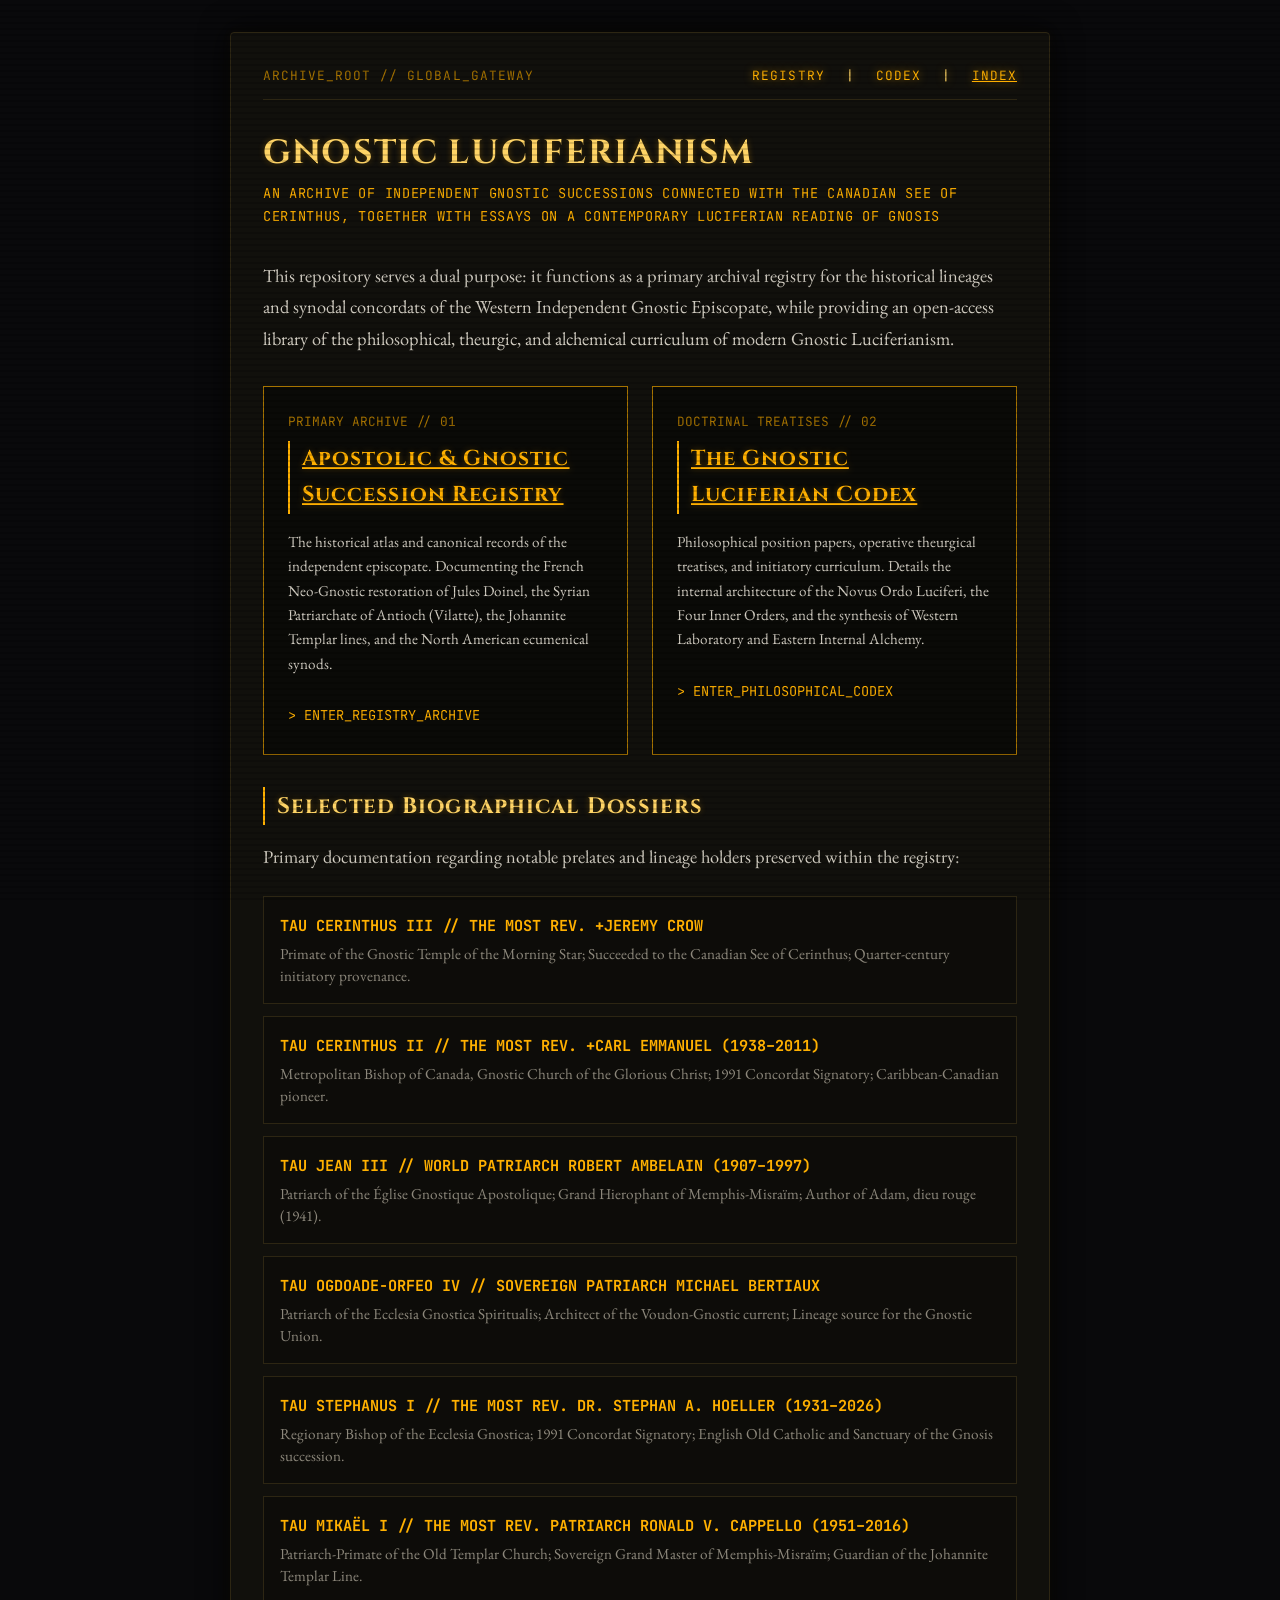
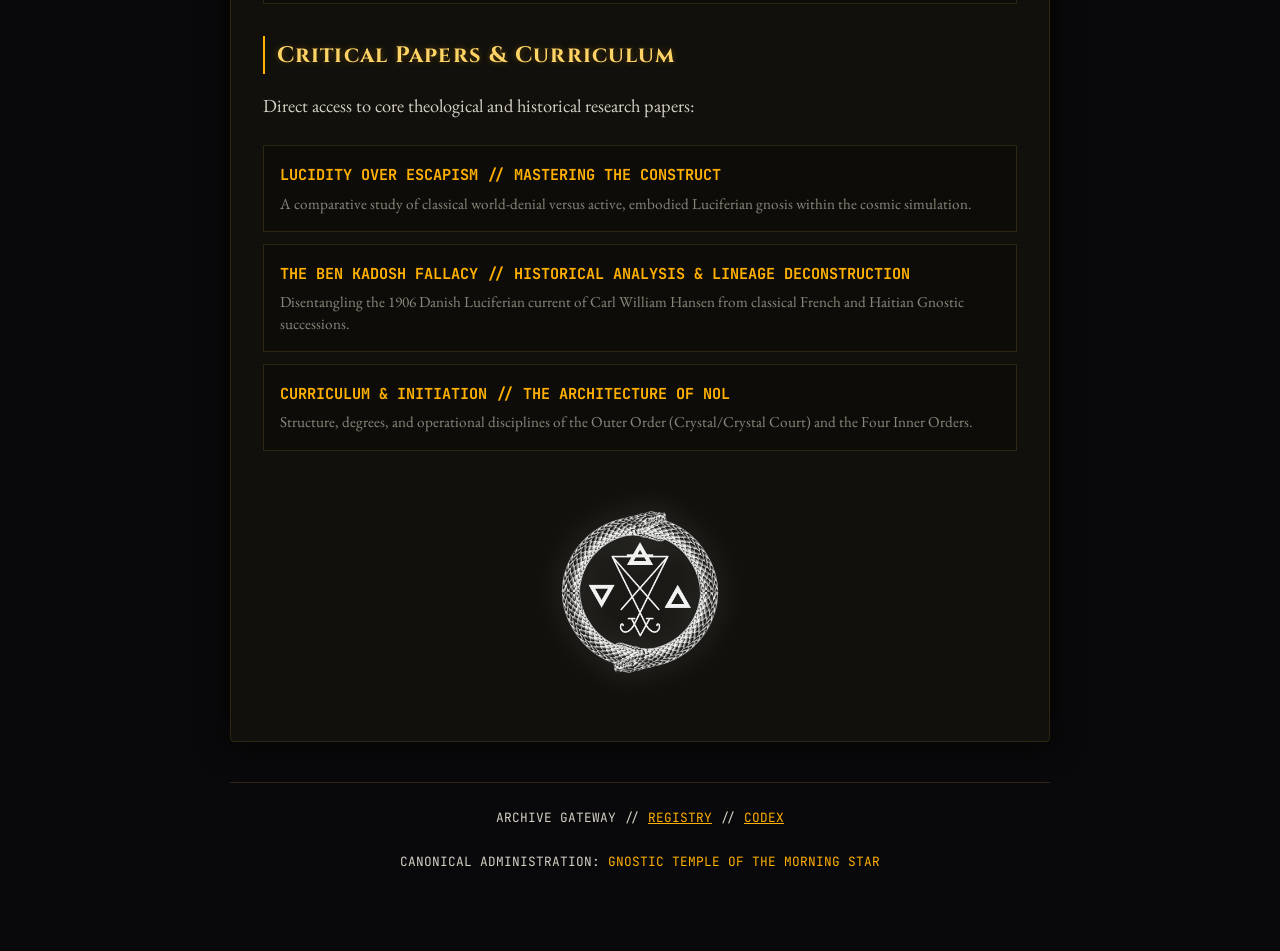
<file: index.html>
<!DOCTYPE html>
<html lang="en">
<head>
  <meta charset="UTF-8">
  <meta name="viewport" content="width=device-width, initial-scale=1.0">
  <title>Gnostic Luciferianism Codex &amp; Apostolic Registry</title>
  <meta name="description" content="An archival repository of the Western Independent Gnostic Episcopate connected with the Canadian See of Cerinthus, alongside doctrinal treatises of Gnostic Luciferianism.">
  
  <!-- Fonts -->
  <link rel="preconnect" href="https://fonts.googleapis.com">
  <link rel="preconnect" href="https://fonts.gstatic.com" crossorigin>
  <link href="https://fonts.googleapis.com/css2?family=Cinzel:wght@500;700&family=EB+Garamond:ital,wght@0,400;0,600;1,400&family=JetBrains+Mono:wght@400;700&display=swap" rel="stylesheet">

  <!-- External Stylesheet -->
  <link rel="stylesheet" href="style.css">
</head>
<body>

  <div class="container">
    <main class="terminal-frame">
      <div class="terminal-header">
        <span>ARCHIVE_ROOT // GLOBAL_GATEWAY</span>
        <span class="status-active">
          <a href="registry.html" style="color: var(--amber-base); text-decoration: none; margin-right: 0.75rem;">REGISTRY</a> |
          <a href="codex.html" style="color: var(--amber-base); text-decoration: none; margin: 0 0.75rem;">CODEX</a> |
          <a href="index.html" style="color: var(--amber-base); text-decoration: underline; margin-left: 0.75rem;">INDEX</a>
        </span>
      </div>

      <header>
        <h1>Gnostic Luciferianism</h1>
        <div class="subtitle">AN ARCHIVE OF INDEPENDENT GNOSTIC SUCCESSIONS CONNECTED WITH THE CANADIAN SEE OF CERINTHUS, TOGETHER WITH ESSAYS ON A CONTEMPORARY LUCIFERIAN READING OF GNOSIS</div>
      </header>

      <section>
        <p>
          This repository serves a dual purpose: it functions as a primary archival registry for the historical lineages and synodal concordats of the Western Independent Gnostic Episcopate, while providing an open-access library of the philosophical, theurgic, and alchemical curriculum of modern Gnostic Luciferianism.
        </p>

        <!-- TWO DOORS PORTAL -->
        <div style="display: grid; grid-template-columns: repeat(auto-fit, minmax(280px, 1fr)); gap: 1.5rem; margin: 2rem 0;">
          
          <!-- DOOR 1: REGISTRY -->
          <div style="border: 1px solid var(--amber-dim); padding: 1.5rem; background: rgba(0, 0, 0, 0.4);">
            <div style="font-family: 'JetBrains Mono', monospace; font-size: 0.8rem; color: var(--amber-dim); margin-bottom: 0.5rem;">PRIMARY ARCHIVE // 01</div>
            <h2 style="margin-top: 0; font-size: 1.35rem;">
              <a href="registry.html" style="color: var(--amber-base); text-decoration: underline;">Apostolic &amp; Gnostic Succession Registry</a>
            </h2>
            <p style="font-size: 0.95rem; color: var(--parchment); line-height: 1.6;">
              The historical atlas and canonical records of the independent episcopate. Documenting the French Neo-Gnostic restoration of Jules Doinel, the Syrian Patriarchate of Antioch (Vilatte), the Johannite Templar lines, and the North American ecumenical synods.
            </p>
            <div style="margin-top: 1rem;">
              <a href="registry.html" style="font-family: 'JetBrains Mono', monospace; font-size: 0.85rem; color: var(--amber-base); text-decoration: none;">&gt; ENTER_REGISTRY_ARCHIVE</a>
            </div>
          </div>

          <!-- DOOR 2: CODEX -->
          <div style="border: 1px solid var(--amber-dim); padding: 1.5rem; background: rgba(0, 0, 0, 0.4);">
            <div style="font-family: 'JetBrains Mono', monospace; font-size: 0.8rem; color: var(--amber-dim); margin-bottom: 0.5rem;">DOCTRINAL TREATISES // 02</div>
            <h2 style="margin-top: 0; font-size: 1.35rem;">
              <a href="codex.html" style="color: var(--amber-base); text-decoration: underline;">The Gnostic Luciferian Codex</a>
            </h2>
            <p style="font-size: 0.95rem; color: var(--parchment); line-height: 1.6;">
              Philosophical position papers, operative theurgical treatises, and initiatory curriculum. Details the internal architecture of the Novus Ordo Luciferi, the Four Inner Orders, and the synthesis of Western Laboratory and Eastern Internal Alchemy.
            </p>
            <div style="margin-top: 1rem;">
              <a href="codex.html" style="font-family: 'JetBrains Mono', monospace; font-size: 0.85rem; color: var(--amber-base); text-decoration: none;">&gt; ENTER_PHILOSOPHICAL_CODEX</a>
            </div>
          </div>

        </div>

        <h2>Selected Biographical Dossiers</h2>
        <p>
          Primary documentation regarding notable prelates and lineage holders preserved within the registry:
        </p>

        <ul class="codex-index">
          <li class="codex-item">
            <a href="tau-cerinthus-iii.html" class="codex-title">TAU CERINTHUS III // THE MOST REV. +JEREMY CROW</a>
            <span class="codex-desc">Primate of the Gnostic Temple of the Morning Star; Succeeded to the Canadian See of Cerinthus; Quarter-century initiatory provenance.</span>
          </li>
          <li class="codex-item">
            <a href="tau-cerinthus-ii.html" class="codex-title">TAU CERINTHUS II // THE MOST REV. +CARL EMMANUEL (1938–2011)</a>
            <span class="codex-desc">Metropolitan Bishop of Canada, Gnostic Church of the Glorious Christ; 1991 Concordat Signatory; Caribbean-Canadian pioneer.</span>
          </li>
          <li class="codex-item">
            <a href="tau-jean-iii.html" class="codex-title">TAU JEAN III // WORLD PATRIARCH ROBERT AMBELAIN (1907–1997)</a>
            <span class="codex-desc">Patriarch of the Église Gnostique Apostolique; Grand Hierophant of Memphis-Misraïm; Author of Adam, dieu rouge (1941).</span>
          </li>
          <li class="codex-item">
            <a href="tau-ogdoade-orfeo-iv.html" class="codex-title">TAU OGDOADE-ORFEO IV // SOVEREIGN PATRIARCH MICHAEL BERTIAUX</a>
            <span class="codex-desc">Patriarch of the Ecclesia Gnostica Spiritualis; Architect of the Voudon-Gnostic current; Lineage source for the Gnostic Union.</span>
          </li>
          <li class="codex-item">
            <a href="tau-stephanus-i.html" class="codex-title">TAU STEPHANUS I // THE MOST REV. DR. STEPHAN A. HOELLER (1931–2026)</a>
            <span class="codex-desc">Regionary Bishop of the Ecclesia Gnostica; 1991 Concordat Signatory; English Old Catholic and Sanctuary of the Gnosis succession.</span>
          </li>
          <li class="codex-item">
            <a href="tau-mikael-i.html" class="codex-title">TAU MIKAËL I // THE MOST REV. PATRIARCH RONALD V. CAPPELLO (1951–2016)</a>
            <span class="codex-desc">Patriarch-Primate of the Old Templar Church; Sovereign Grand Master of Memphis-Misraïm; Guardian of the Johannite Templar Line.</span>
          </li>
        </ul>

        <h2>Critical Papers &amp; Curriculum</h2>
        <p>
          Direct access to core theological and historical research papers:
        </p>

        <ul class="codex-index">
          <li class="codex-item">
            <a href="lucidity-over-escapism.html" class="codex-title">LUCIDITY OVER ESCAPISM // MASTERING THE CONSTRUCT</a>
            <span class="codex-desc">A comparative study of classical world-denial versus active, embodied Luciferian gnosis within the cosmic simulation.</span>
          </li>
          <li class="codex-item">
            <a href="the-ben-kadosh-fallacy.html" class="codex-title">THE BEN KADOSH FALLACY // HISTORICAL ANALYSIS &amp; LINEAGE DECONSTRUCTION</a>
            <span class="codex-desc">Disentangling the 1906 Danish Luciferian current of Carl William Hansen from classical French and Haitian Gnostic successions.</span>
          </li>
          <li class="codex-item">
            <a href="curriculum-and-initiation.html" class="codex-title">CURRICULUM &amp; INITIATION // THE ARCHITECTURE OF NOL</a>
            <span class="codex-desc">Structure, degrees, and operational disciplines of the Outer Order (Crystal/Crystal Court) and the Four Inner Orders.</span>
          </li>
        </ul>
      </section>

      <div class="emblem-container">
        <img src="GnosticLuciferianAlchemyBWTPB.png" alt="Gnostic Luciferian Emblem" class="emblem-img">
      </div>
    </main>

    <footer>
      <p>ARCHIVE GATEWAY // <a href="registry.html" style="color: var(--amber-base); text-decoration: underline;">REGISTRY</a> // <a href="codex.html" style="color: var(--amber-base); text-decoration: underline;">CODEX</a></p>
      <p>CANONICAL ADMINISTRATION: <a href="https://novusordoluciferi.org" target="_blank" rel="noopener">GNOSTIC TEMPLE OF THE MORNING STAR</a></p>
    </footer>
  </div>

</body>
</html>
</file>
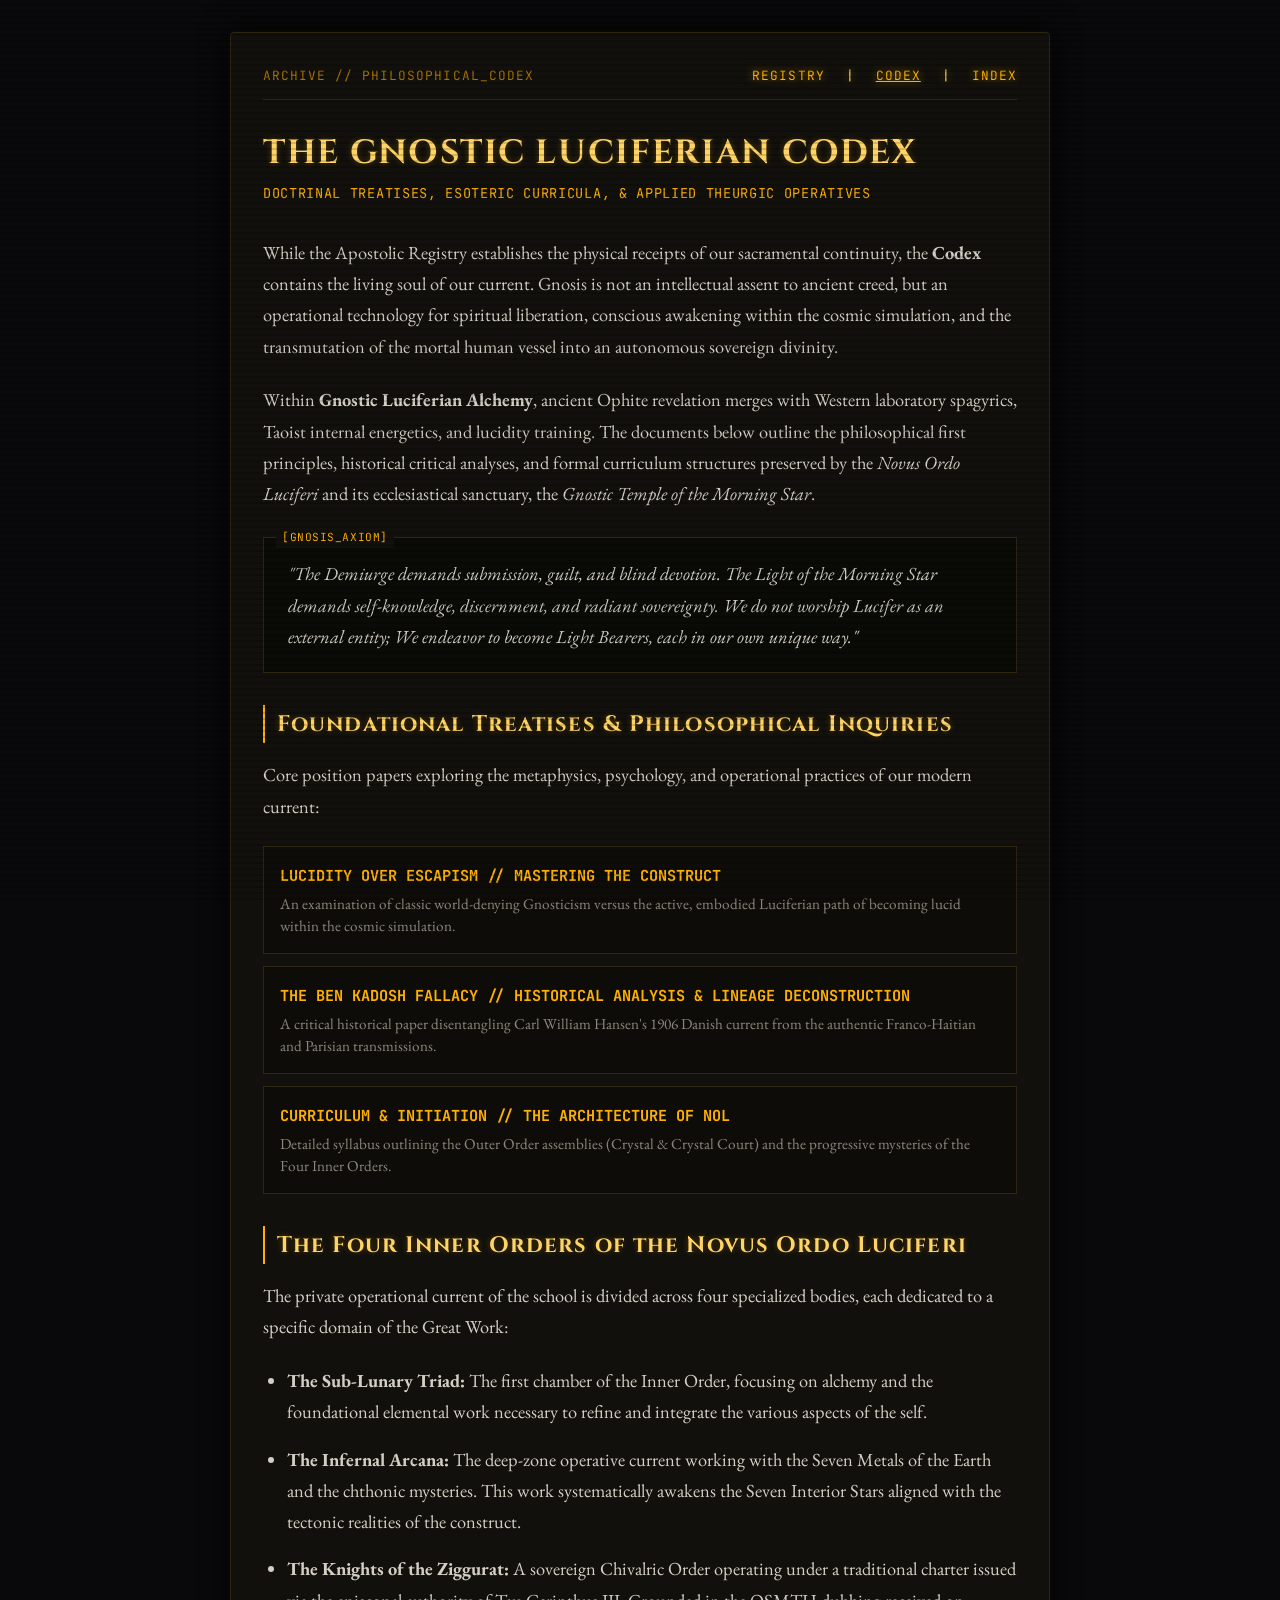
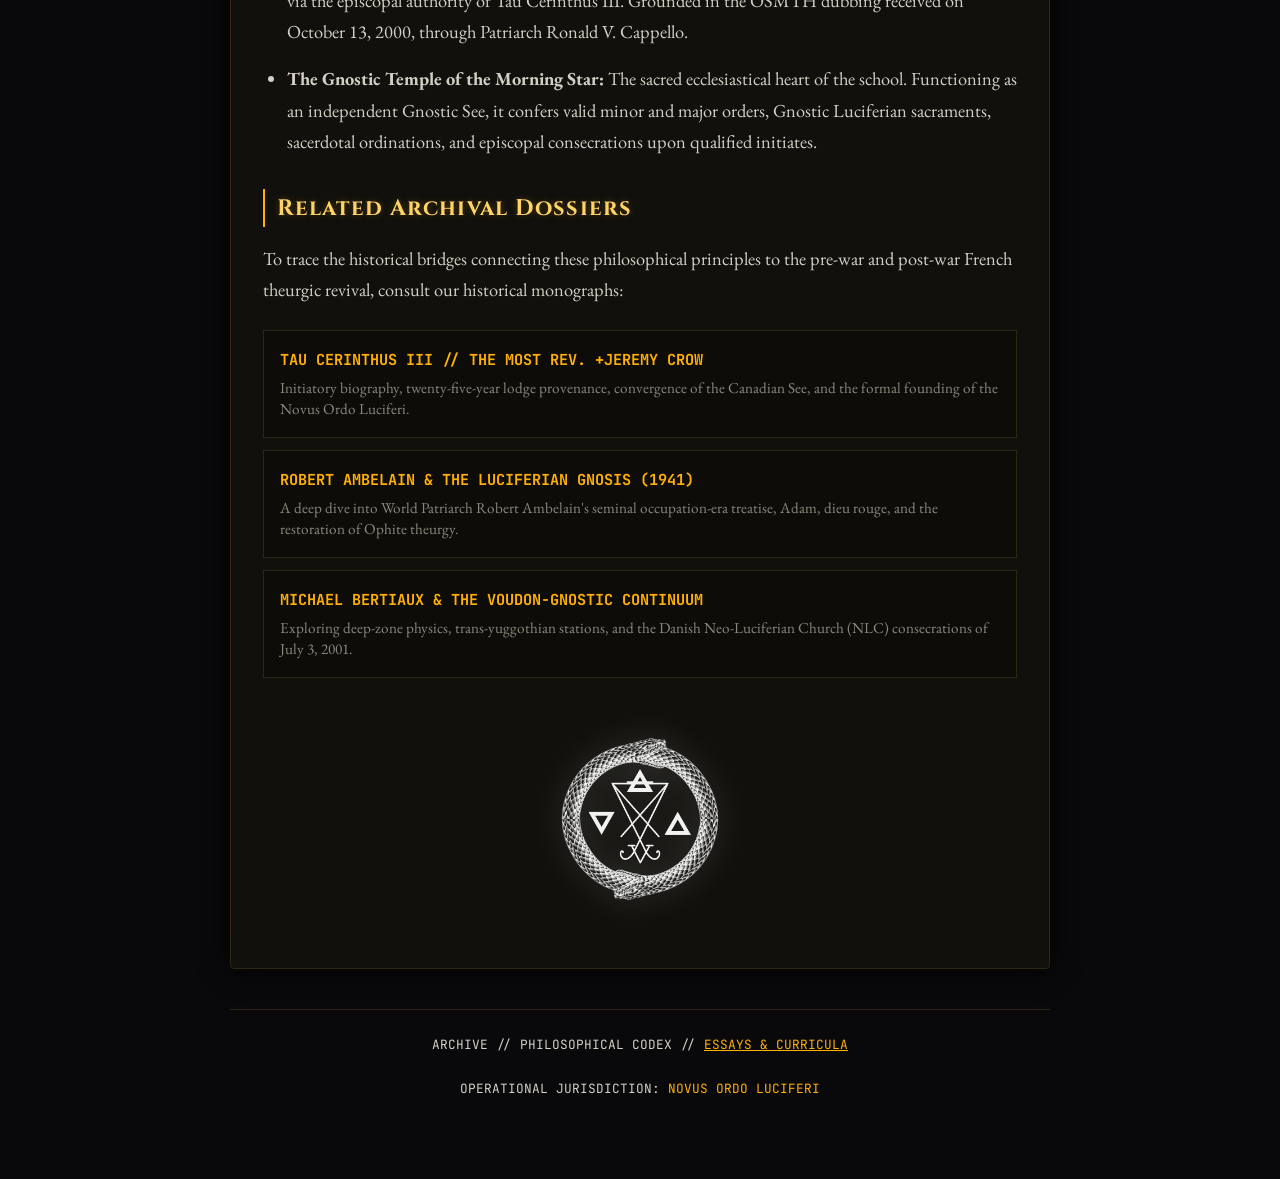
<file: codex.html>
<!DOCTYPE html>
<html lang="en">
<head>
  <meta charset="UTF-8">
  <meta name="viewport" content="width=device-width, initial-scale=1.0">
  <title>Gnostic Luciferian Codex | Philosophical &amp; Operational Archive</title>
  <meta name="description" content="Philosophical treatises, theurgical frameworks, and initiatory curriculum of Gnostic Luciferian Alchemy and the Novus Ordo Luciferi.">
  
  <!-- Fonts -->
  <link rel="preconnect" href="https://fonts.googleapis.com">
  <link rel="preconnect" href="https://fonts.gstatic.com" crossorigin>
  <link href="https://fonts.googleapis.com/css2?family=Cinzel:wght@500;700&family=EB+Garamond:ital,wght@0,400;0,600;1,400&family=JetBrains+Mono:wght@400;700&display=swap" rel="stylesheet">

  <!-- External Stylesheet -->
  <link rel="stylesheet" href="style.css">
</head>
<body>

  <div class="container">
    <main class="terminal-frame">
      <div class="terminal-header">
        <span>ARCHIVE // PHILOSOPHICAL_CODEX</span>
        <span class="status-active">
          <a href="registry.html" style="color: var(--amber-base); text-decoration: none; margin-right: 0.75rem;">REGISTRY</a> |
          <a href="codex.html" style="color: var(--amber-base); text-decoration: underline; margin: 0 0.75rem;">CODEX</a> |
          <a href="index.html" style="color: var(--amber-base); text-decoration: none; margin-left: 0.75rem;">INDEX</a>
        </span>
      </div>

      <header>
        <h1>The Gnostic Luciferian Codex</h1>
        <div class="subtitle">DOCTRINAL TREATISES, ESOTERIC CURRICULA, &amp; APPLIED THEURGIC OPERATIVES</div>
      </header>

      <section>
        <p>
          While the Apostolic Registry establishes the physical receipts of our sacramental continuity, the <strong>Codex</strong> contains the living soul of our current. Gnosis is not an intellectual assent to ancient creed, but an operational technology for spiritual liberation, conscious awakening within the cosmic simulation, and the transmutation of the mortal human vessel into an autonomous sovereign divinity.
        </p>

        <p>
          Within <strong>Gnostic Luciferian Alchemy</strong>, ancient Ophite revelation merges with Western laboratory spagyrics, Taoist internal energetics, and lucidity training. The documents below outline the philosophical first principles, historical critical analyses, and formal curriculum structures preserved by the <em>Novus Ordo Luciferi</em> and its ecclesiastical sanctuary, the <em>Gnostic Temple of the Morning Star</em>.
        </p>

        <div class="terminal-callout">
          "The Demiurge demands submission, guilt, and blind devotion. The Light of the Morning Star demands self-knowledge, discernment, and radiant sovereignty. We do not worship Lucifer as an external entity; We endeavor to become Light Bearers, each in our own unique way."
        </div>

        <h2>Foundational Treatises &amp; Philosophical Inquiries</h2>
        <p>
          Core position papers exploring the metaphysics, psychology, and operational practices of our modern current:
        </p>

        <ul class="codex-index">
          <li class="codex-item">
            <a href="lucidity-over-escapism.html" class="codex-title">LUCIDITY OVER ESCAPISM // MASTERING THE CONSTRUCT</a>
            <span class="codex-desc">An examination of classic world-denying Gnosticism versus the active, embodied Luciferian path of becoming lucid within the cosmic simulation.</span>
          </li>
          <li class="codex-item">
            <a href="the-ben-kadosh-fallacy.html" class="codex-title">THE BEN KADOSH FALLACY // HISTORICAL ANALYSIS &amp; LINEAGE DECONSTRUCTION</a>
            <span class="codex-desc">A critical historical paper disentangling Carl William Hansen's 1906 Danish current from the authentic Franco-Haitian and Parisian transmissions.</span>
          </li>
          <li class="codex-item">
            <a href="curriculum-and-initiation.html" class="codex-title">CURRICULUM &amp; INITIATION // THE ARCHITECTURE OF NOL</a>
            <span class="codex-desc">Detailed syllabus outlining the Outer Order assemblies (Crystal &amp; Crystal Court) and the progressive mysteries of the Four Inner Orders.</span>
          </li>
        </ul>

        <h2>The Four Inner Orders of the Novus Ordo Luciferi</h2>
        <p>
          The private operational current of the school is divided across four specialized bodies, each dedicated to a specific domain of the Great Work:
        </p>

        <ul style="margin: 1rem 0 1.5rem 1.5rem; color: var(--parchment);">
          <li style="margin-bottom: 1rem;">
            <strong>The Sub-Lunary Triad:</strong> The first chamber of the Inner Order, focusing on alchemy and the foundational elemental work necessary to refine and integrate the various aspects of the self.
          </li>
          <li style="margin-bottom: 1rem;">
            <strong>The Infernal Arcana:</strong> The deep-zone operative current working with the Seven Metals of the Earth and the chthonic mysteries. This work systematically awakens the Seven Interior Stars aligned with the tectonic realities of the construct.
          </li>
          <li style="margin-bottom: 1rem;">
            <strong>The Knights of the Ziggurat:</strong> A sovereign Chivalric Order operating under a traditional charter issued via the episcopal authority of Tau Cerinthus III. Grounded in the OSMTH dubbing received on October 13, 2000, through Patriarch Ronald V. Cappello.
          </li>
          <li style="margin-bottom: 1rem;">
            <strong>The Gnostic Temple of the Morning Star:</strong> The sacred ecclesiastical heart of the school. Functioning as an independent Gnostic See, it confers valid minor and major orders, Gnostic Luciferian sacraments, sacerdotal ordinations, and episcopal consecrations upon qualified initiates.
          </li>
        </ul>

        <h2>Related Archival Dossiers</h2>
        <p>
          To trace the historical bridges connecting these philosophical principles to the pre-war and post-war French theurgic revival, consult our historical monographs:
        </p>

        <ul class="codex-index">
          <li class="codex-item">
            <a href="tau-cerinthus-iii.html" class="codex-title">TAU CERINTHUS III // THE MOST REV. +JEREMY CROW</a>
            <span class="codex-desc">Initiatory biography, twenty-five-year lodge provenance, convergence of the Canadian See, and the formal founding of the Novus Ordo Luciferi.</span>
          </li>
          <li class="codex-item">
            <a href="tau-jean-iii.html" class="codex-title">ROBERT AMBELAIN &amp; THE LUCIFERIAN GNOSIS (1941)</a>
            <span class="codex-desc">A deep dive into World Patriarch Robert Ambelain's seminal occupation-era treatise, Adam, dieu rouge, and the restoration of Ophite theurgy.</span>
          </li>
          <li class="codex-item">
            <a href="tau-ogdoade-orfeo-iv.html" class="codex-title">MICHAEL BERTIAUX &amp; THE VOUDON-GNOSTIC CONTINUUM</a>
            <span class="codex-desc">Exploring deep-zone physics, trans-yuggothian stations, and the Danish Neo-Luciferian Church (NLC) consecrations of July 3, 2001.</span>
          </li>
        </ul>
      </section>

      <div class="emblem-container">
        <img src="GnosticLuciferianAlchemyBWTPB.png" alt="Gnostic Luciferian Alchemy Seal" class="emblem-img">
      </div>
    </main>

    <footer>
      <p>ARCHIVE // PHILOSOPHICAL CODEX // <a href="codex.html" style="color: var(--amber-base); text-decoration: underline;">ESSAYS &amp; CURRICULA</a></p>
      <p>OPERATIONAL JURISDICTION: <a href="https://novusordoluciferi.org" target="_blank" rel="noopener">NOVUS ORDO LUCIFERI</a></p>
    </footer>
  </div>

</body>
</html>
</file>
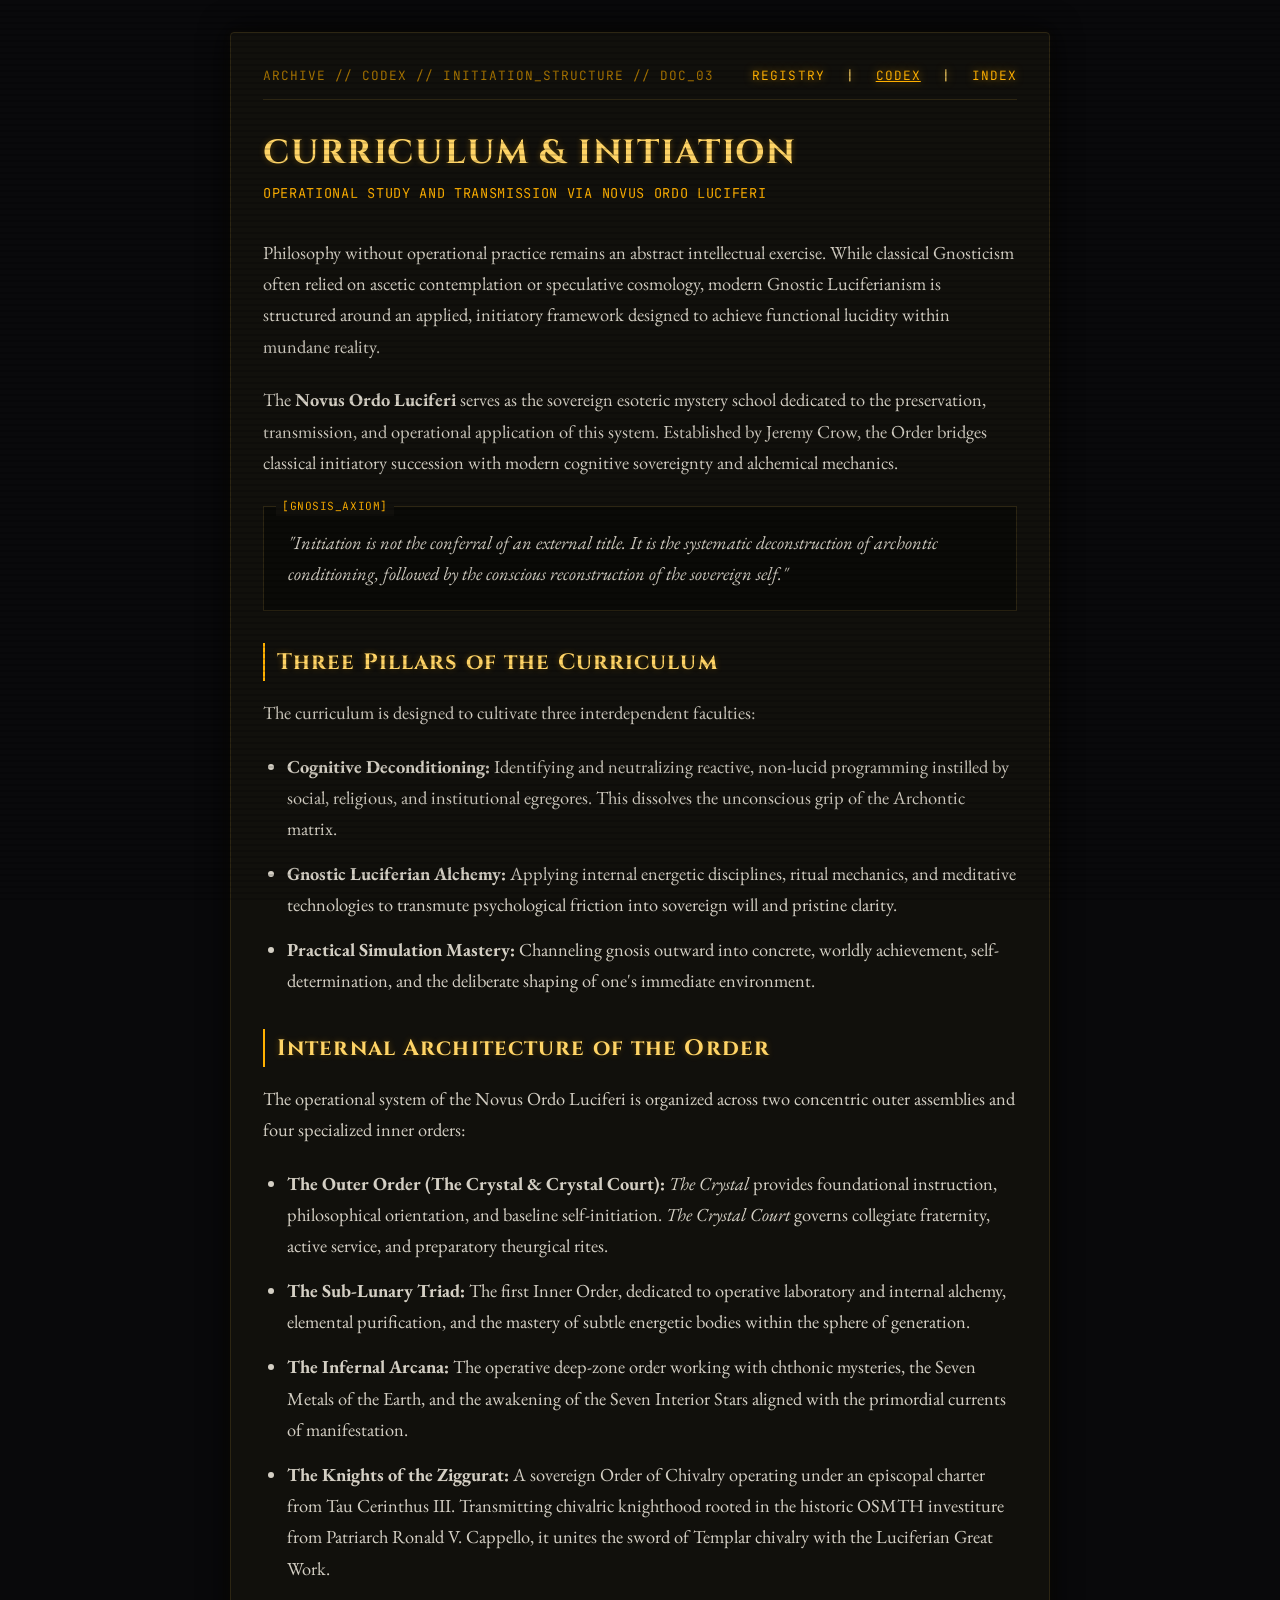
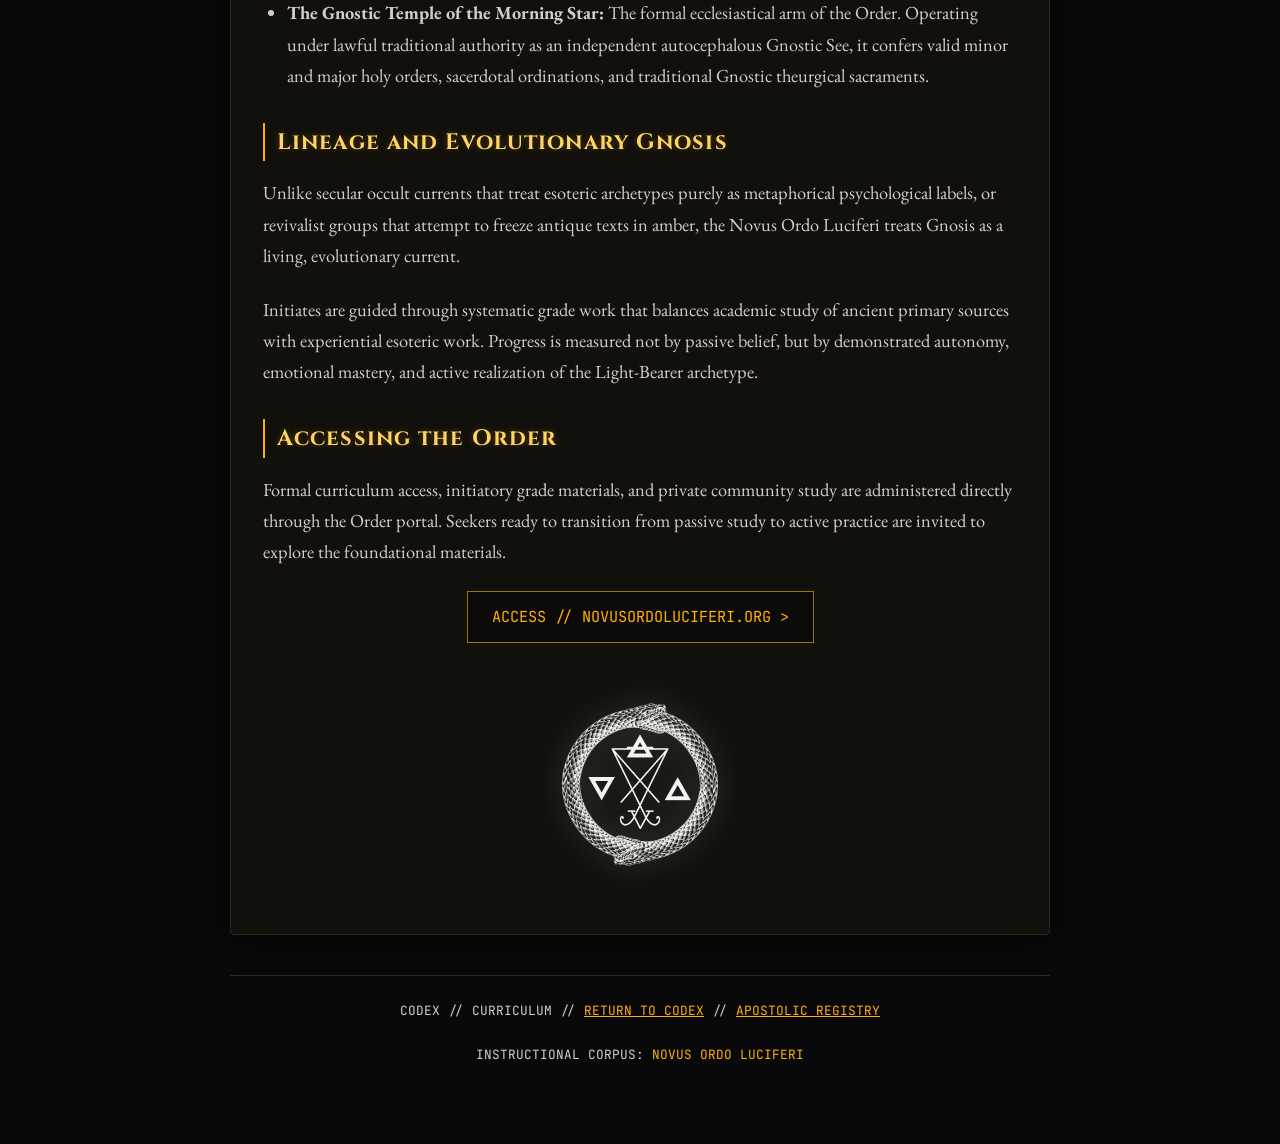
<file: curriculum-and-initiation.html>
<!DOCTYPE html>
<html lang="en">
<head>
  <meta charset="UTF-8">
  <meta name="viewport" content="width=device-width, initial-scale=1.0">
  <title>Curriculum and Initiation | Gnostic Luciferianism Codex</title>
  <meta name="description" content="Operational study, degree architecture, and lineage transmission via the Novus Ordo Luciferi.">
  
  <!-- Fonts -->
  <link rel="preconnect" href="https://fonts.googleapis.com">
  <link rel="preconnect" href="https://fonts.gstatic.com" crossorigin>
  <link href="https://fonts.googleapis.com/css2?family=Cinzel:wght@500;700&family=EB+Garamond:ital,wght@0,400;0,600;1,400&family=JetBrains+Mono:wght@400;700&display=swap" rel="stylesheet">

  <!-- Shared External Stylesheet -->
  <link rel="stylesheet" href="style.css">
</head>
<body>

  <div class="container">
    <main class="terminal-frame">
      <div class="terminal-header">
        <span>ARCHIVE // CODEX // INITIATION_STRUCTURE // DOC_03</span>
        <span class="status-active">
          <a href="registry.html" style="color: var(--amber-base); text-decoration: none; margin-right: 0.75rem;">REGISTRY</a> |
          <a href="codex.html" style="color: var(--amber-base); text-decoration: underline; margin: 0 0.75rem;">CODEX</a> |
          <a href="index.html" style="color: var(--amber-base); text-decoration: none; margin-left: 0.75rem;">INDEX</a>
        </span>
      </div>

      <header>
        <h1>Curriculum &amp; Initiation</h1>
        <div class="subtitle">OPERATIONAL STUDY AND TRANSMISSION VIA NOVUS ORDO LUCIFERI</div>
      </header>

      <section>
        <p>
          Philosophy without operational practice remains an abstract intellectual exercise. While classical Gnosticism often relied on ascetic contemplation or speculative cosmology, modern Gnostic Luciferianism is structured around an applied, initiatory framework designed to achieve functional lucidity within mundane reality.
        </p>

        <p>
          The <strong>Novus Ordo Luciferi</strong> serves as the sovereign esoteric mystery school dedicated to the preservation, transmission, and operational application of this system. Established by Jeremy Crow, the Order bridges classical initiatory succession with modern cognitive sovereignty and alchemical mechanics.
        </p>

        <div class="terminal-callout">
          "Initiation is not the conferral of an external title. It is the systematic deconstruction of archontic conditioning, followed by the conscious reconstruction of the sovereign self."
        </div>

        <h2>Three Pillars of the Curriculum</h2>
        <p>
          The curriculum is designed to cultivate three interdependent faculties:
        </p>

        <ul style="margin: 1rem 0 1.5rem 1.5rem; color: var(--parchment);">
          <li style="margin-bottom: 0.85rem;">
            <strong>Cognitive Deconditioning:</strong> Identifying and neutralizing reactive, non-lucid programming instilled by social, religious, and institutional egregores. This dissolves the unconscious grip of the Archontic matrix.
          </li>
          <li style="margin-bottom: 0.85rem;">
            <strong>Gnostic Luciferian Alchemy:</strong> Applying internal energetic disciplines, ritual mechanics, and meditative technologies to transmute psychological friction into sovereign will and pristine clarity.
          </li>
          <li style="margin-bottom: 0.85rem;">
            <strong>Practical Simulation Mastery:</strong> Channeling gnosis outward into concrete, worldly achievement, self-determination, and the deliberate shaping of one's immediate environment.
          </li>
        </ul>

        <h2>Internal Architecture of the Order</h2>
        <p>
          The operational system of the Novus Ordo Luciferi is organized across two concentric outer assemblies and four specialized inner orders:
        </p>

        <ul style="margin: 1rem 0 1.5rem 1.5rem; color: var(--parchment);">
          <li style="margin-bottom: 0.85rem;">
            <strong>The Outer Order (The Crystal &amp; Crystal Court):</strong> <em>The Crystal</em> provides foundational instruction, philosophical orientation, and baseline self-initiation. <em>The Crystal Court</em> governs collegiate fraternity, active service, and preparatory theurgical rites.
          </li>
          <li style="margin-bottom: 0.85rem;">
            <strong>The Sub-Lunary Triad:</strong> The first Inner Order, dedicated to operative laboratory and internal alchemy, elemental purification, and the mastery of subtle energetic bodies within the sphere of generation.
          </li>
          <li style="margin-bottom: 0.85rem;">
            <strong>The Infernal Arcana:</strong> The operative deep-zone order working with chthonic mysteries, the Seven Metals of the Earth, and the awakening of the Seven Interior Stars aligned with the primordial currents of manifestation.
          </li>
          <li style="margin-bottom: 0.85rem;">
            <strong>The Knights of the Ziggurat:</strong> A sovereign Order of Chivalry operating under an episcopal charter from Tau Cerinthus III. Transmitting chivalric knighthood rooted in the historic OSMTH investiture from Patriarch Ronald V. Cappello, it unites the sword of Templar chivalry with the Luciferian Great Work.
          </li>
          <li style="margin-bottom: 0.85rem;">
            <strong>The Gnostic Temple of the Morning Star:</strong> The formal ecclesiastical arm of the Order. Operating under lawful traditional authority as an independent autocephalous Gnostic See, it confers valid minor and major holy orders, sacerdotal ordinations, and traditional Gnostic theurgical sacraments.
          </li>
        </ul>

        <h2>Lineage and Evolutionary Gnosis</h2>
        <p>
          Unlike secular occult currents that treat esoteric archetypes purely as metaphorical psychological labels, or revivalist groups that attempt to freeze antique texts in amber, the Novus Ordo Luciferi treats Gnosis as a living, evolutionary current.
        </p>

        <p>
          Initiates are guided through systematic grade work that balances academic study of ancient primary sources with experiential esoteric work. Progress is measured not by passive belief, but by demonstrated autonomy, emotional mastery, and active realization of the Light-Bearer archetype.
        </p>

        <h2>Accessing the Order</h2>
        <p>
          Formal curriculum access, initiatory grade materials, and private community study are administered directly through the Order portal. Seekers ready to transition from passive study to active practice are invited to explore the foundational materials.
        </p>

        <p style="margin-top: 1.5rem; text-align: center;">
          <a href="https://novusordoluciferi.org" target="_blank" rel="noopener" style="display: inline-block; font-family: 'JetBrains Mono', monospace; font-size: 0.95rem; color: var(--amber-base); border: 1px solid var(--amber-dim); padding: 0.75rem 1.5rem; text-decoration: none; background: rgba(0, 0, 0, 0.35);">
            ACCESS // NOVUSORDOLUCIFERI.ORG &gt;
          </a>
        </p>
      </section>

      <div class="emblem-container">
        <img src="GnosticLuciferianAlchemyBWTPB.png" alt="Gnostic Luciferian Emblem" class="emblem-img">
      </div>
    </main>

    <footer>
      <p>CODEX // CURRICULUM // <a href="codex.html" style="color: var(--amber-base); text-decoration: underline;">RETURN TO CODEX</a> // <a href="registry.html" style="color: var(--amber-base); text-decoration: underline;">APOSTOLIC REGISTRY</a></p>
      <p>INSTRUCTIONAL CORPUS: <a href="https://novusordoluciferi.org" target="_blank" rel="noopener">NOVUS ORDO LUCIFERI</a></p>
    </footer>
  </div>

</body>
</html>
</file>
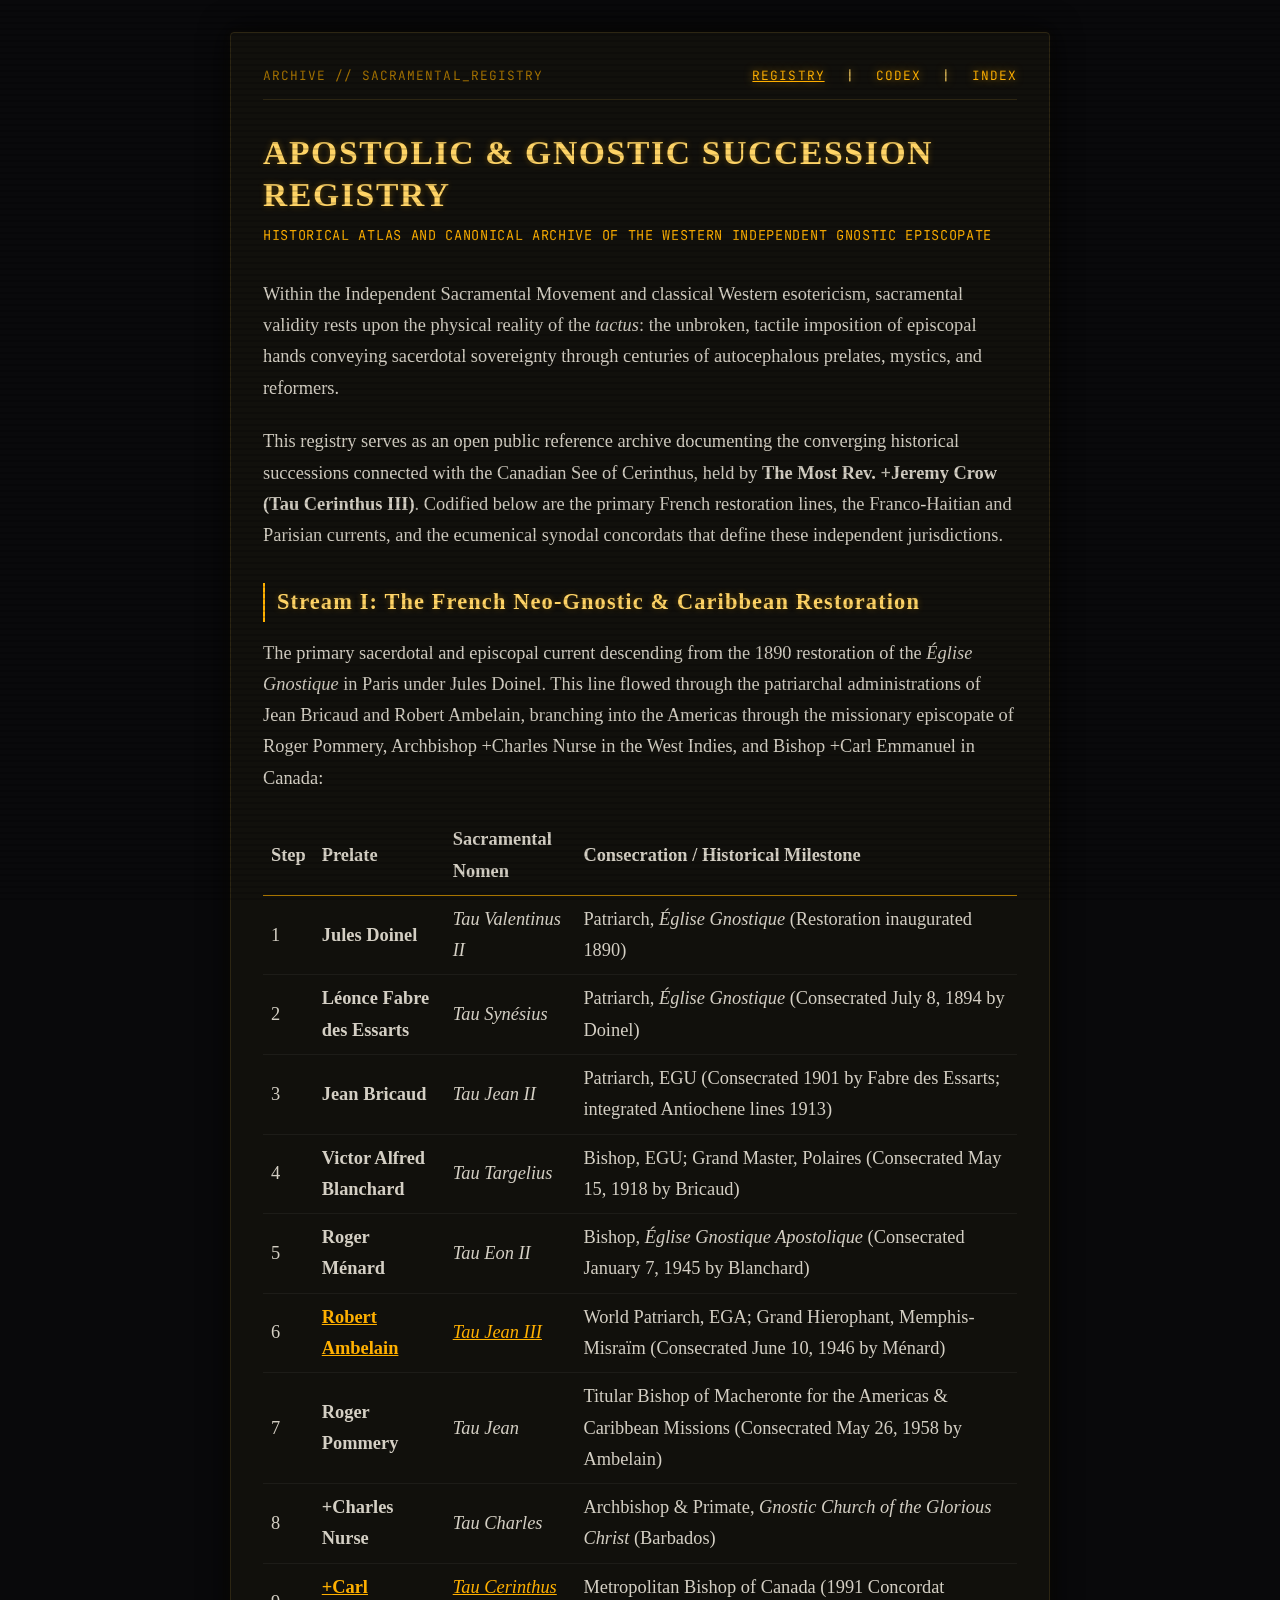
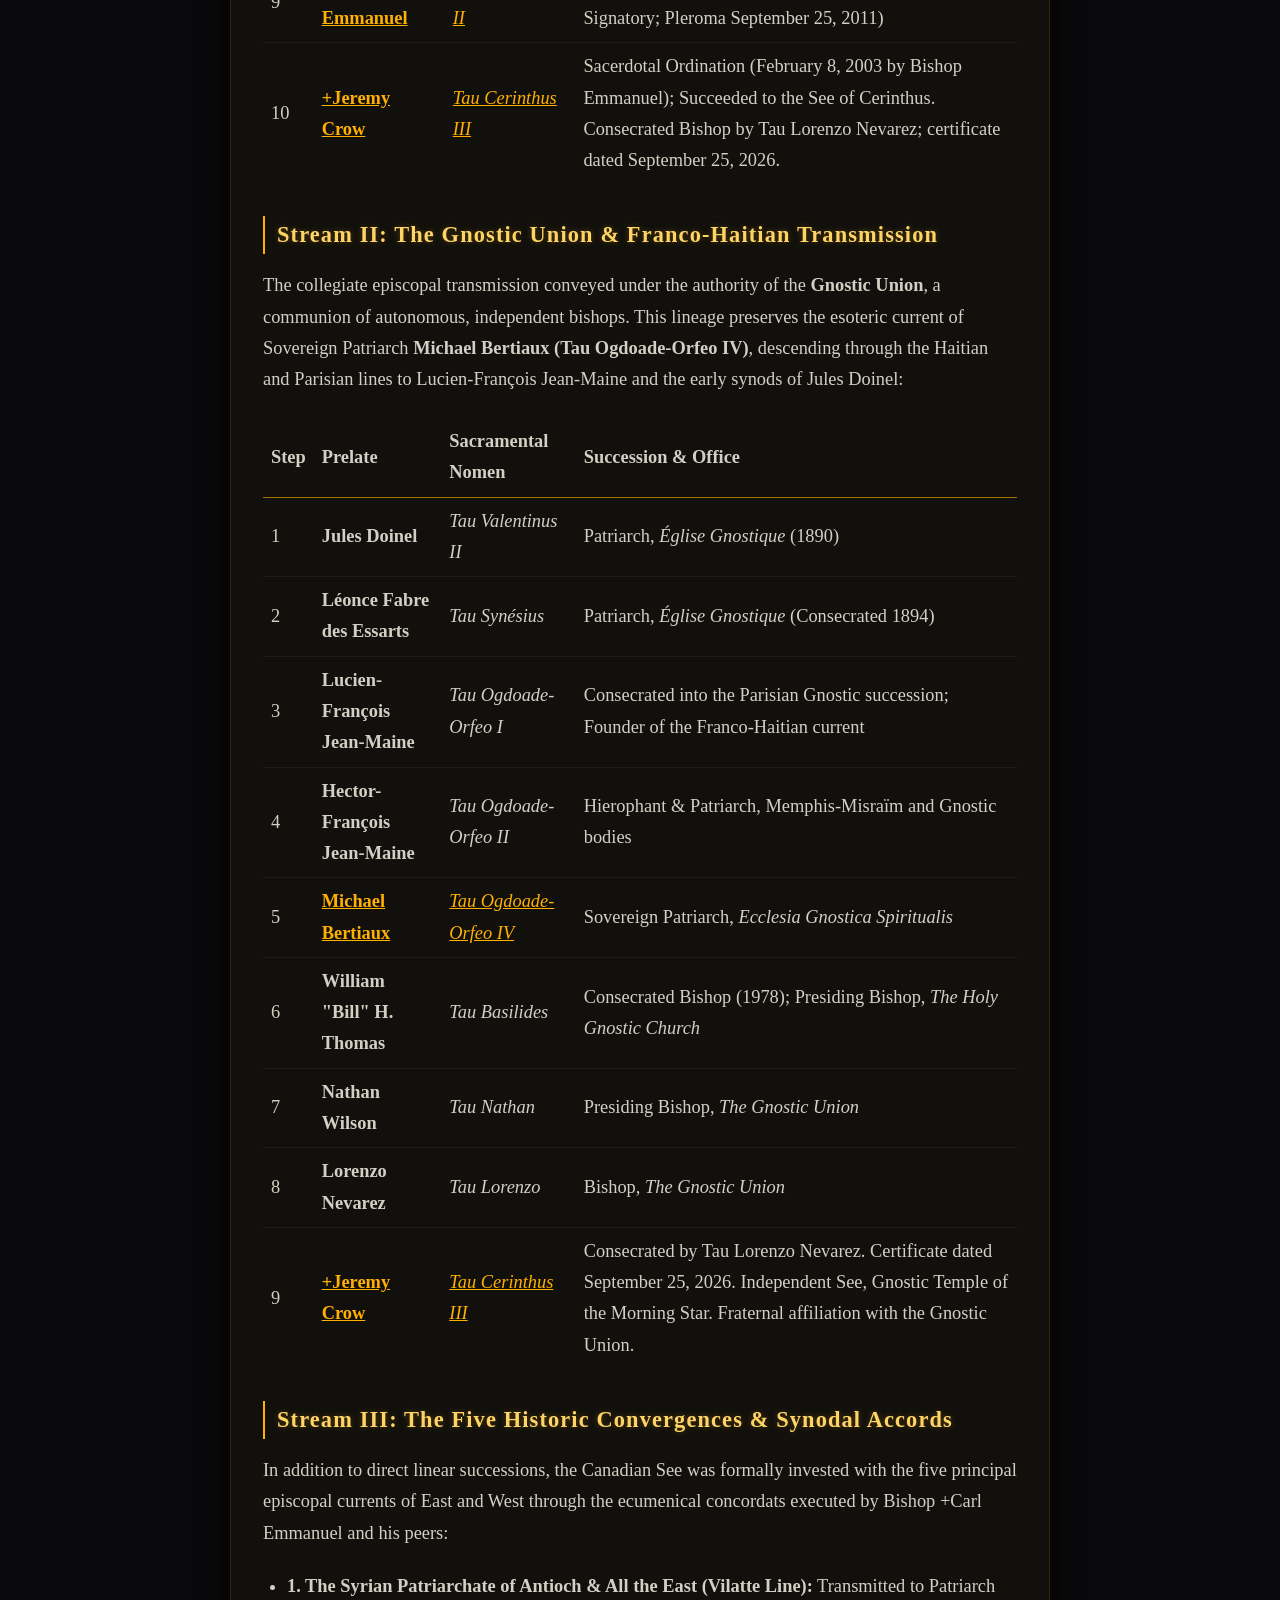
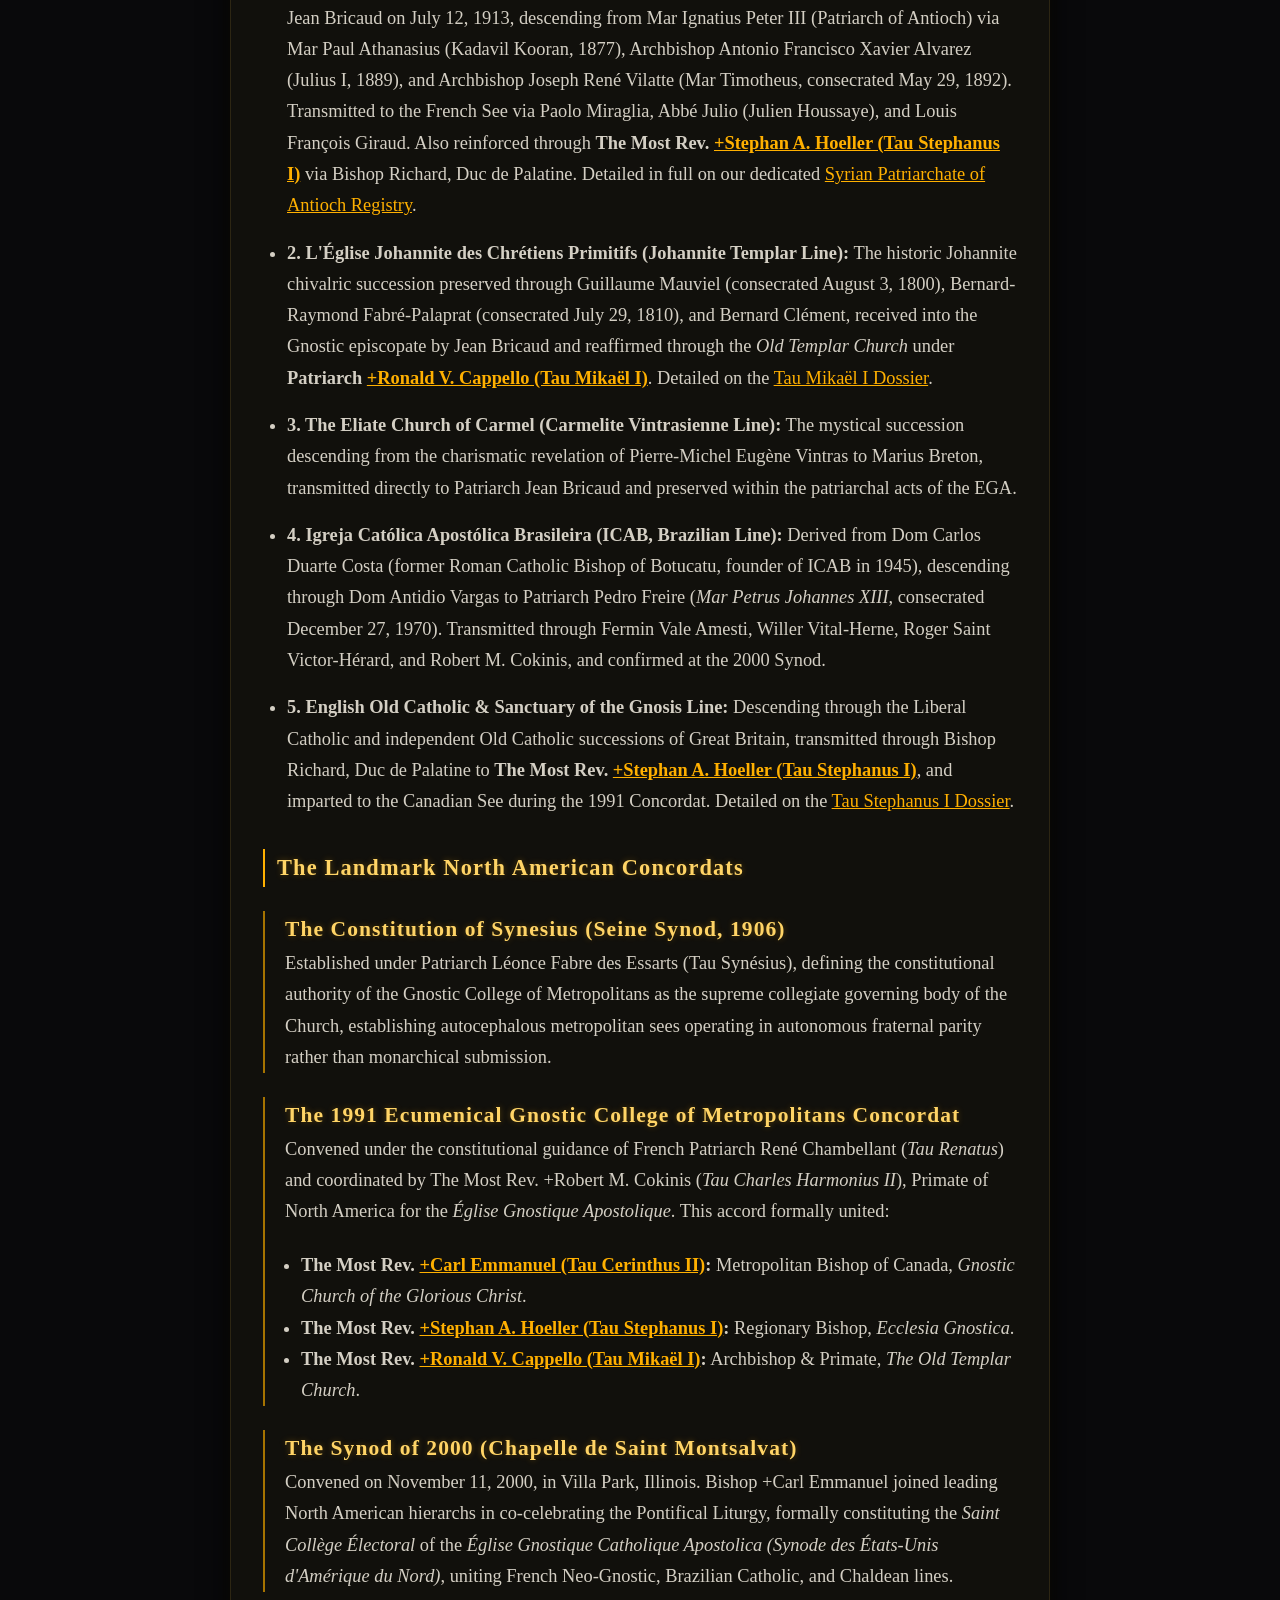
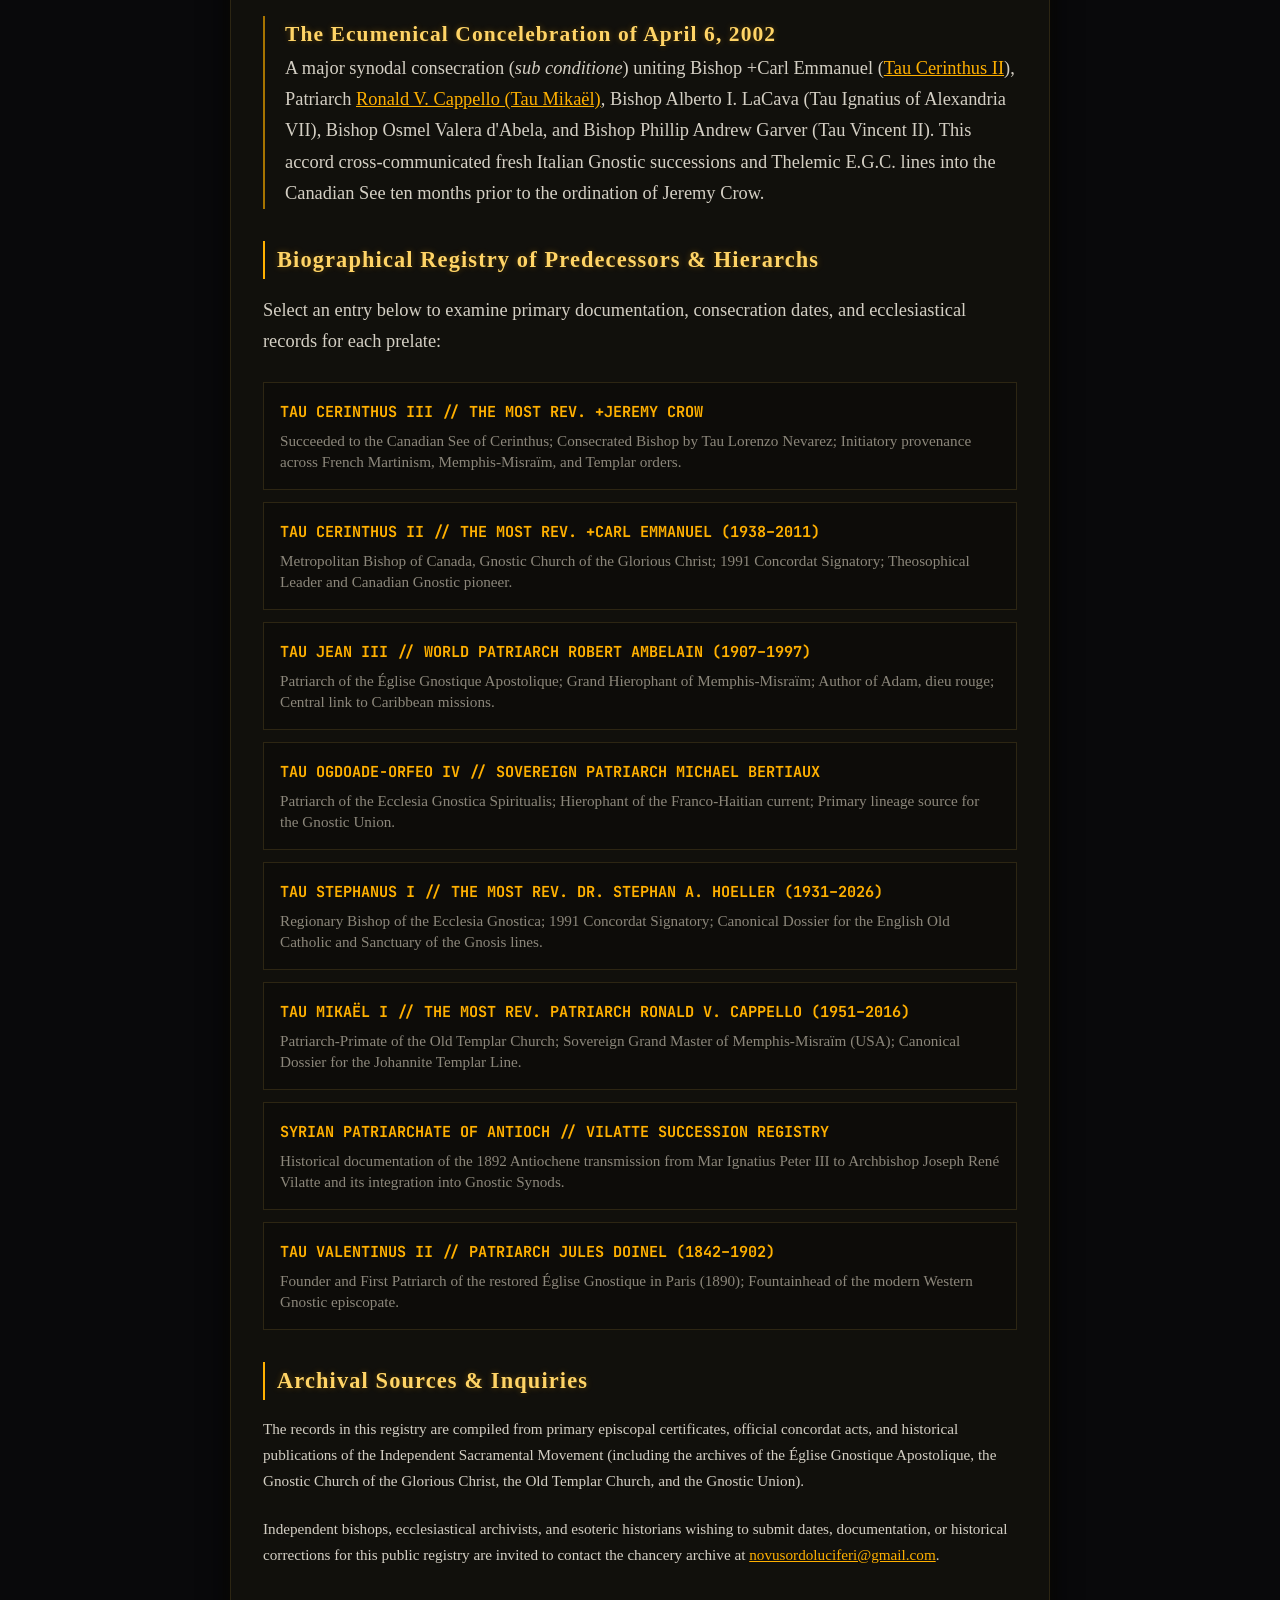
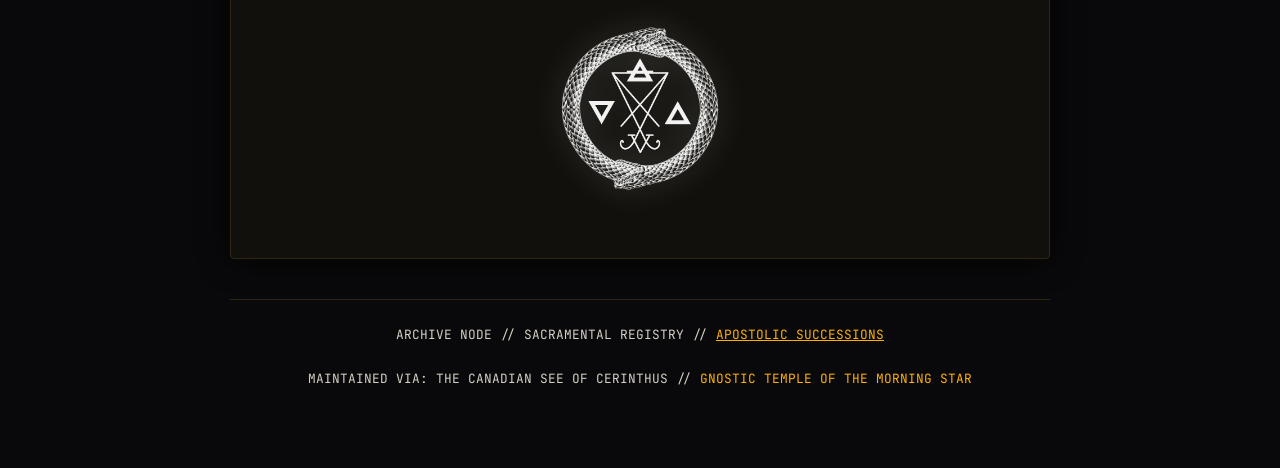
<file: history-and-lineage.html>
<!DOCTYPE html>
<html lang="en">
<head>
  <meta charset="UTF-8">
  <meta http-equiv="refresh" content="0; url=registry.html">
  <link rel="canonical" href="registry.html">
  <title>Redirecting to Apostolic &amp; Gnostic Succession Registry</title>
</head>
<body>
  <p>Redirecting to the <a href="registry.html">Apostolic &amp; Gnostic Succession Registry</a>...</p>
</body>
</html>
</file>
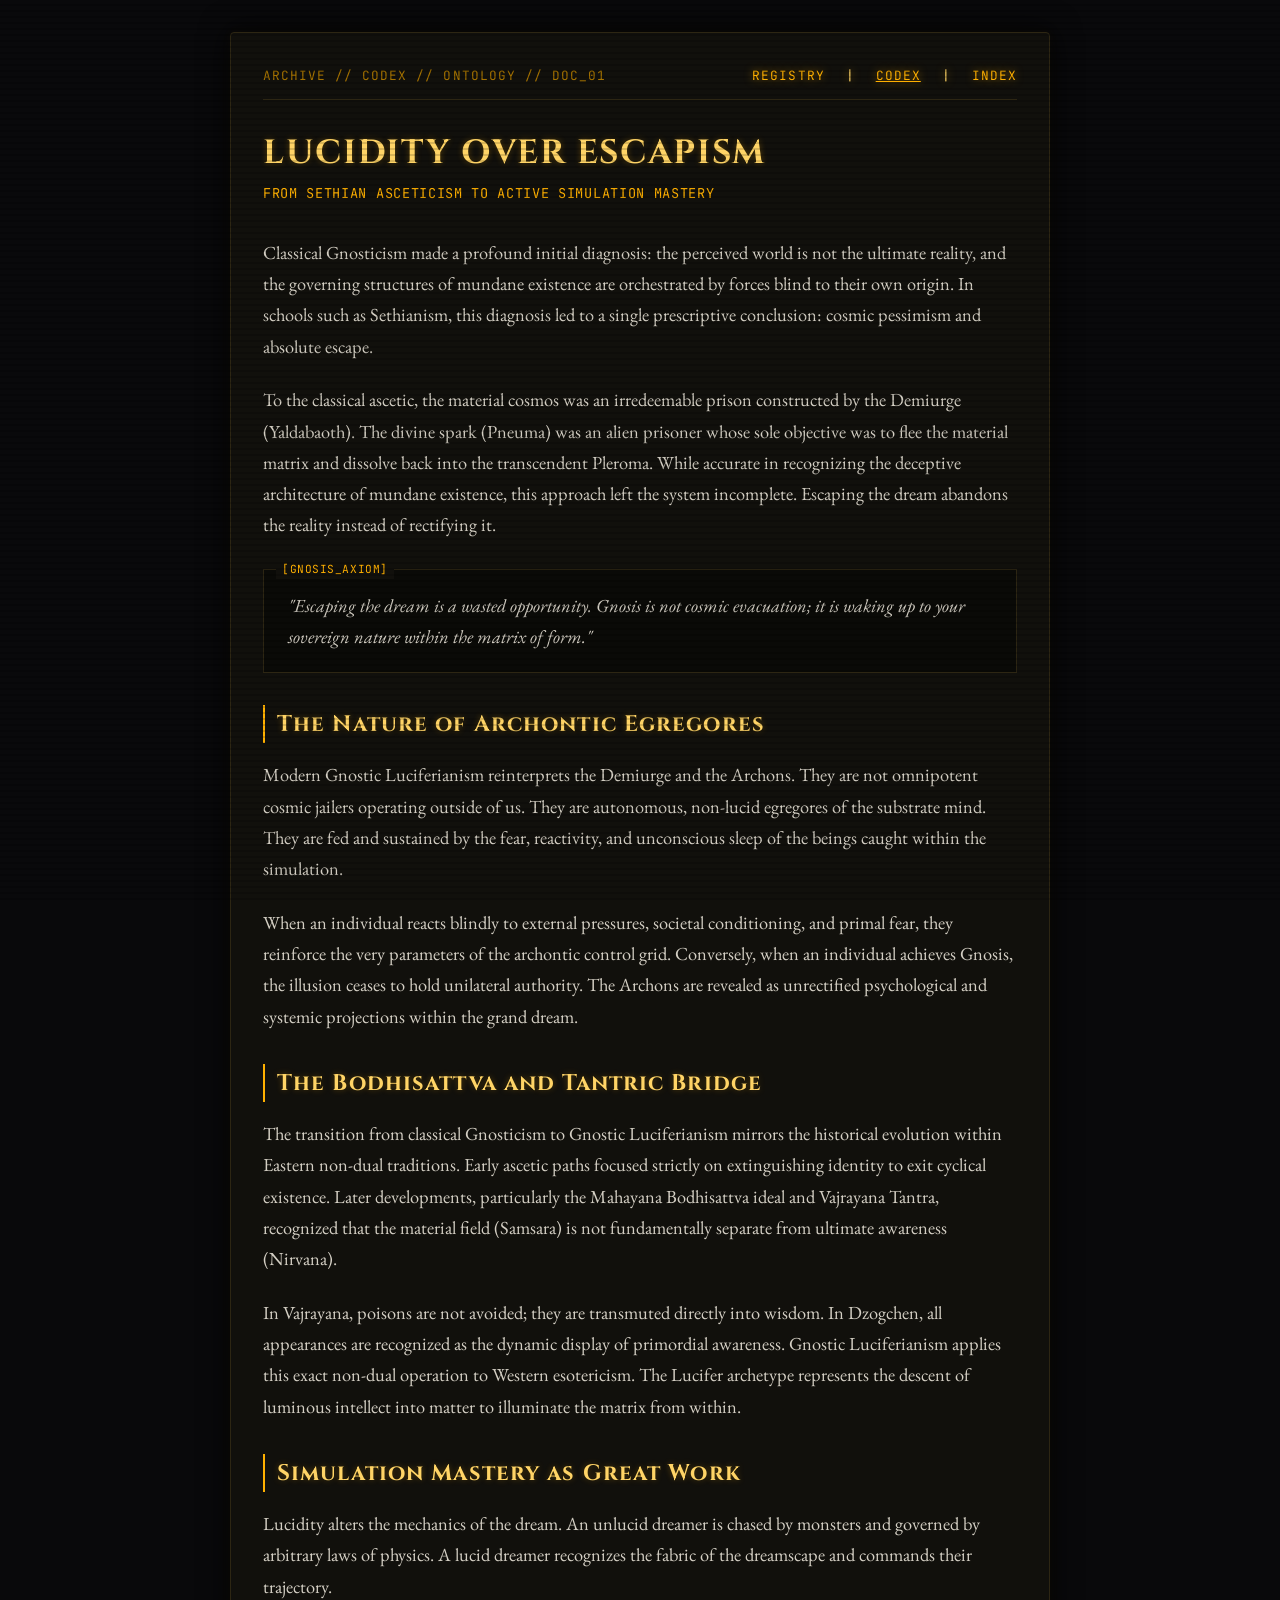
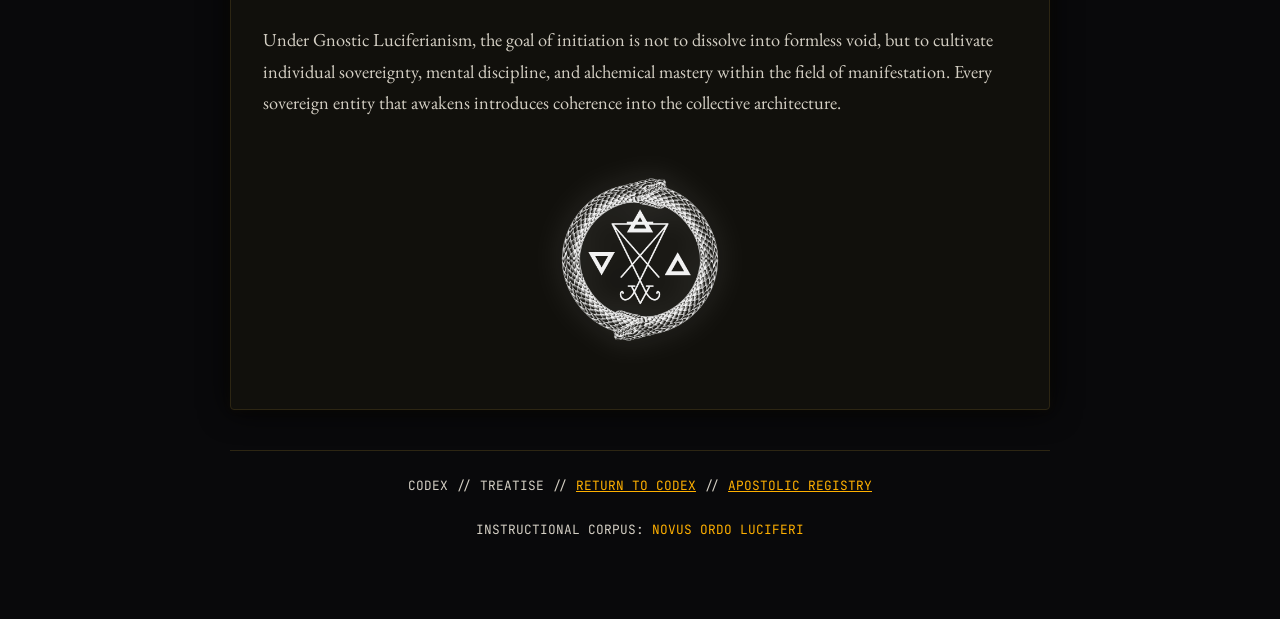
<file: lucidity-over-escapism.html>
<!DOCTYPE html>
<html lang="en">
<head>
  <meta charset="UTF-8">
  <meta name="viewport" content="width=device-width, initial-scale=1.0">
  <title>Lucidity Over Escapism | Gnostic Luciferianism Codex</title>
  <meta name="description" content="The foundational paradigm shift from classical Sethian asceticism to active simulation mastery within Gnostic Luciferianism.">
  
  <!-- Fonts -->
  <link rel="preconnect" href="https://fonts.googleapis.com">
  <link rel="preconnect" href="https://fonts.gstatic.com" crossorigin>
  <link href="https://fonts.googleapis.com/css2?family=Cinzel:wght@500;700&family=EB+Garamond:ital,wght@0,400;0,600;1,400&family=JetBrains+Mono:wght@400;700&display=swap" rel="stylesheet">

  <!-- Shared External Stylesheet -->
  <link rel="stylesheet" href="style.css">
</head>
<body>

  <div class="container">
    <main class="terminal-frame">
      <div class="terminal-header">
        <span>ARCHIVE // CODEX // ONTOLOGY // DOC_01</span>
        <span class="status-active">
          <a href="registry.html" style="color: var(--amber-base); text-decoration: none; margin-right: 0.75rem;">REGISTRY</a> |
          <a href="codex.html" style="color: var(--amber-base); text-decoration: underline; margin: 0 0.75rem;">CODEX</a> |
          <a href="index.html" style="color: var(--amber-base); text-decoration: none; margin-left: 0.75rem;">INDEX</a>
        </span>
      </div>

      <header>
        <h1>Lucidity Over Escapism</h1>
        <div class="subtitle">FROM SETHIAN ASCETICISM TO ACTIVE SIMULATION MASTERY</div>
      </header>

      <section>
        <p>
          Classical Gnosticism made a profound initial diagnosis: the perceived world is not the ultimate reality, and the governing structures of mundane existence are orchestrated by forces blind to their own origin. In schools such as Sethianism, this diagnosis led to a single prescriptive conclusion: cosmic pessimism and absolute escape.
        </p>

        <p>
          To the classical ascetic, the material cosmos was an irredeemable prison constructed by the Demiurge (Yaldabaoth). The divine spark (Pneuma) was an alien prisoner whose sole objective was to flee the material matrix and dissolve back into the transcendent Pleroma. While accurate in recognizing the deceptive architecture of mundane existence, this approach left the system incomplete. Escaping the dream abandons the reality instead of rectifying it.
        </p>

        <div class="terminal-callout">
          "Escaping the dream is a wasted opportunity. Gnosis is not cosmic evacuation; it is waking up to your sovereign nature within the matrix of form."
        </div>

        <h2>The Nature of Archontic Egregores</h2>
        <p>
          Modern Gnostic Luciferianism reinterprets the Demiurge and the Archons. They are not omnipotent cosmic jailers operating outside of us. They are autonomous, non-lucid egregores of the substrate mind. They are fed and sustained by the fear, reactivity, and unconscious sleep of the beings caught within the simulation.
        </p>

        <p>
          When an individual reacts blindly to external pressures, societal conditioning, and primal fear, they reinforce the very parameters of the archontic control grid. Conversely, when an individual achieves Gnosis, the illusion ceases to hold unilateral authority. The Archons are revealed as unrectified psychological and systemic projections within the grand dream.
        </p>

        <h2>The Bodhisattva and Tantric Bridge</h2>
        <p>
          The transition from classical Gnosticism to Gnostic Luciferianism mirrors the historical evolution within Eastern non-dual traditions. Early ascetic paths focused strictly on extinguishing identity to exit cyclical existence. Later developments, particularly the Mahayana Bodhisattva ideal and Vajrayana Tantra, recognized that the material field (Samsara) is not fundamentally separate from ultimate awareness (Nirvana).
        </p>

        <p>
          In Vajrayana, poisons are not avoided; they are transmuted directly into wisdom. In Dzogchen, all appearances are recognized as the dynamic display of primordial awareness. Gnostic Luciferianism applies this exact non-dual operation to Western esotericism. The Lucifer archetype represents the descent of luminous intellect into matter to illuminate the matrix from within.
        </p>

        <h2>Simulation Mastery as Great Work</h2>
        <p>
          Lucidity alters the mechanics of the dream. An unlucid dreamer is chased by monsters and governed by arbitrary laws of physics. A lucid dreamer recognizes the fabric of the dreamscape and commands their trajectory.
        </p>

        <p>
          Under Gnostic Luciferianism, the goal of initiation is not to dissolve into formless void, but to cultivate individual sovereignty, mental discipline, and alchemical mastery within the field of manifestation. Every sovereign entity that awakens introduces coherence into the collective architecture.
        </p>
      </section>

      <div class="emblem-container">
        <img src="GnosticLuciferianAlchemyBWTPB.png" alt="Gnostic Luciferian Emblem" class="emblem-img">
      </div>
    </main>

    <footer>
      <p>CODEX // TREATISE // <a href="codex.html" style="color: var(--amber-base); text-decoration: underline;">RETURN TO CODEX</a> // <a href="registry.html" style="color: var(--amber-base); text-decoration: underline;">APOSTOLIC REGISTRY</a></p>
      <p>INSTRUCTIONAL CORPUS: <a href="https://novusordoluciferi.org" target="_blank" rel="noopener">NOVUS ORDO LUCIFERI</a></p>
    </footer>
  </div>

</body>
</html>
</file>
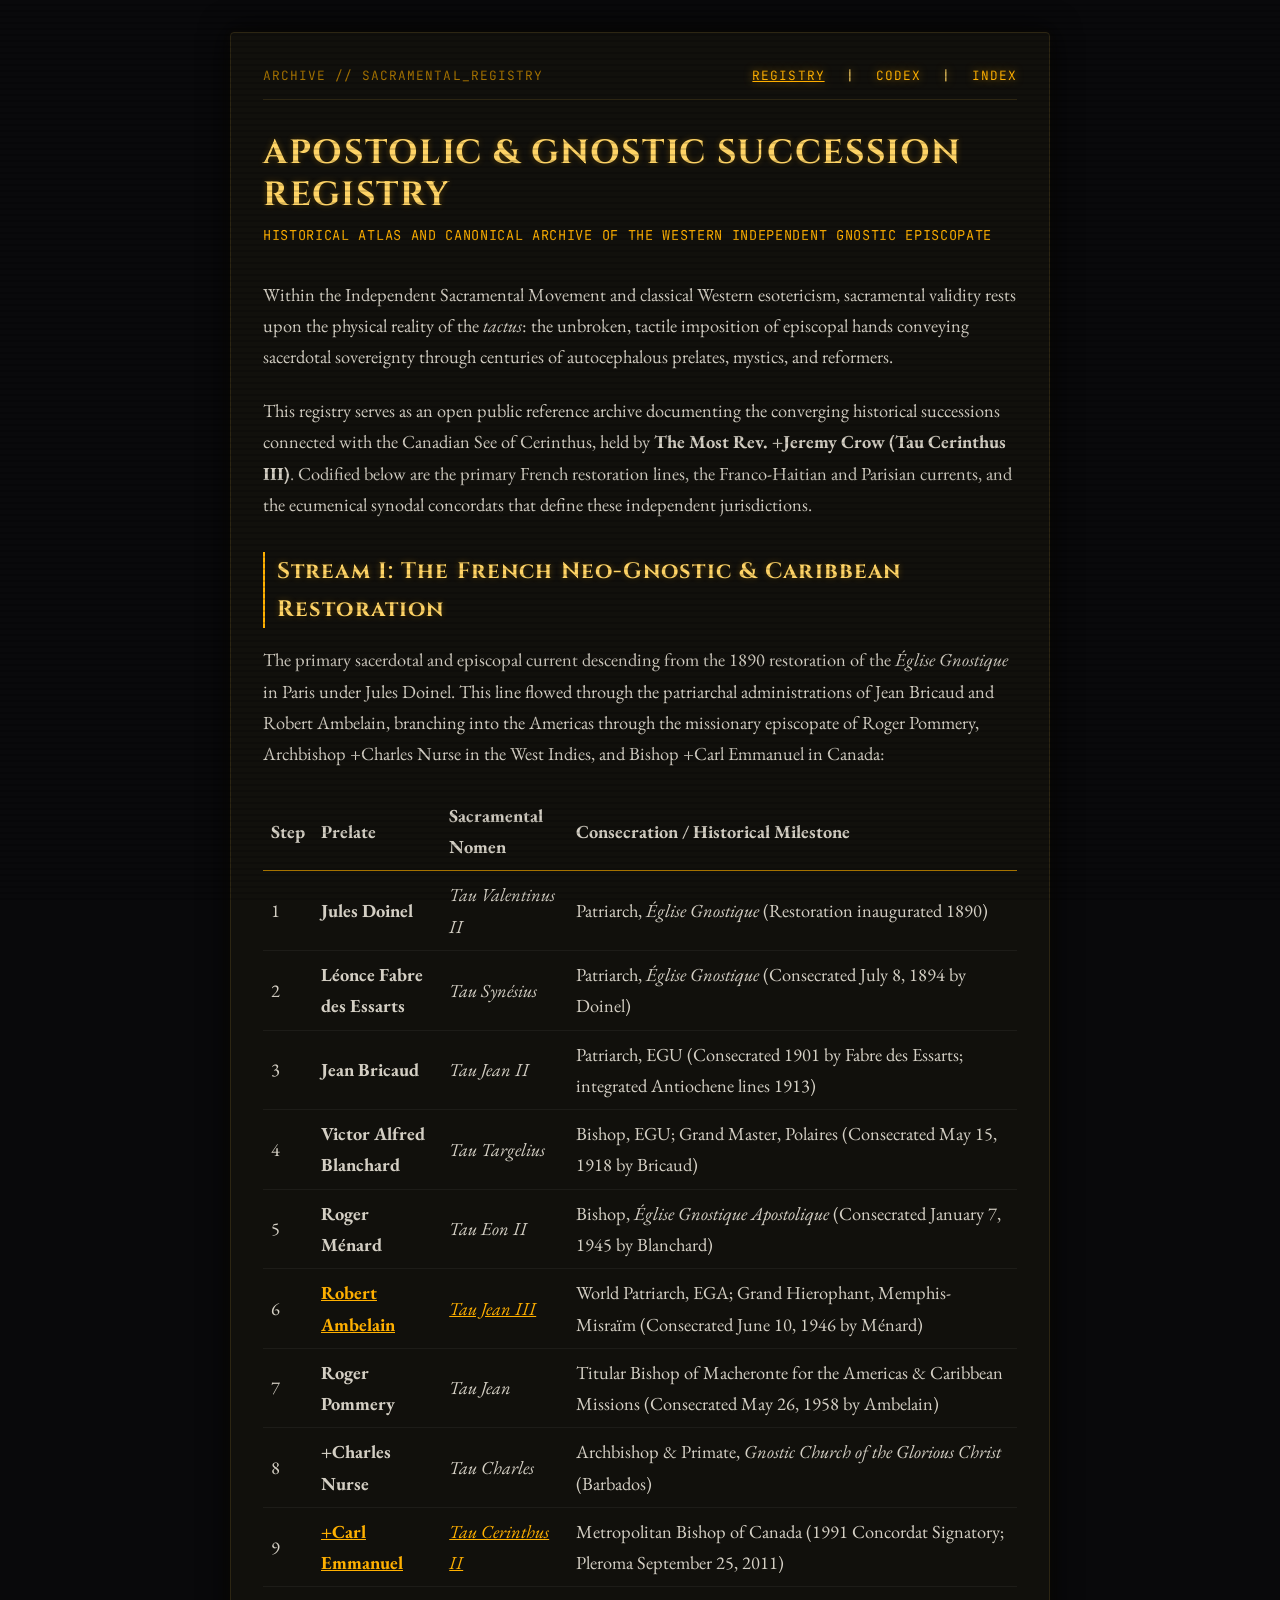
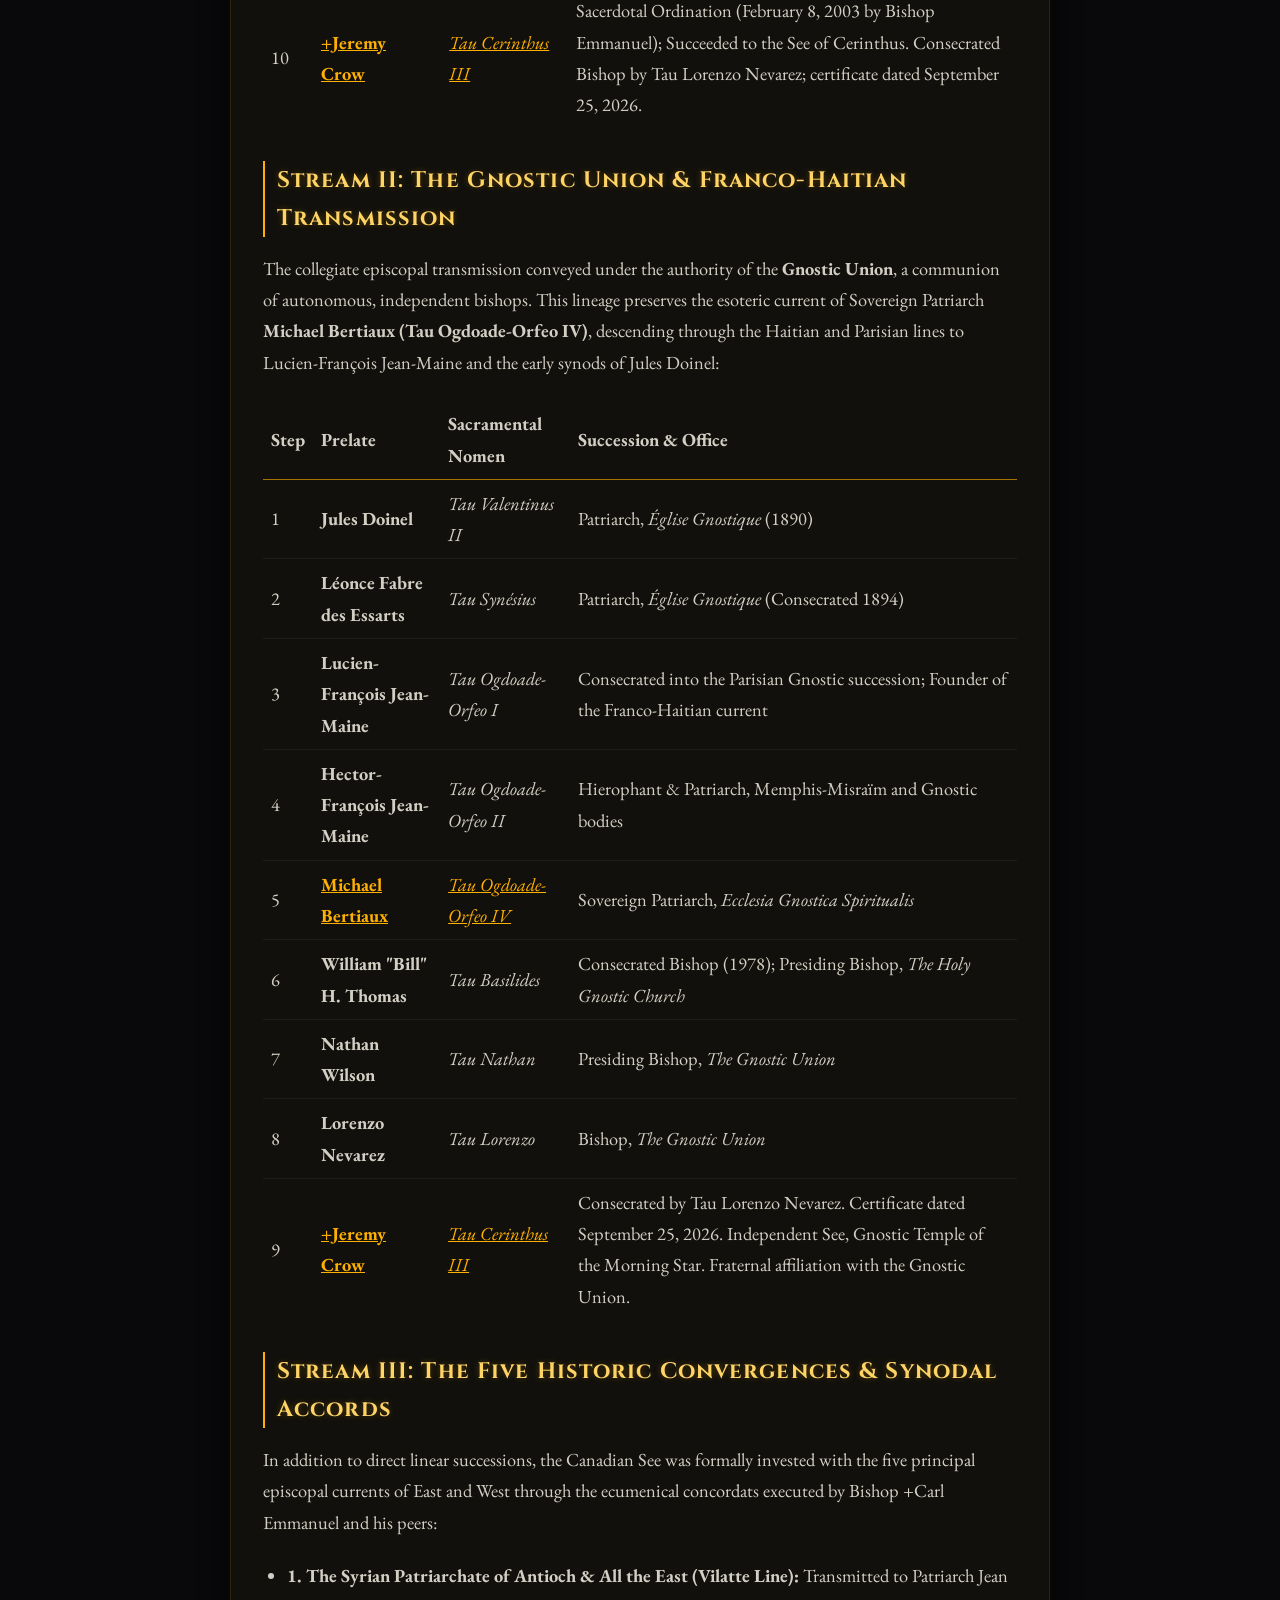
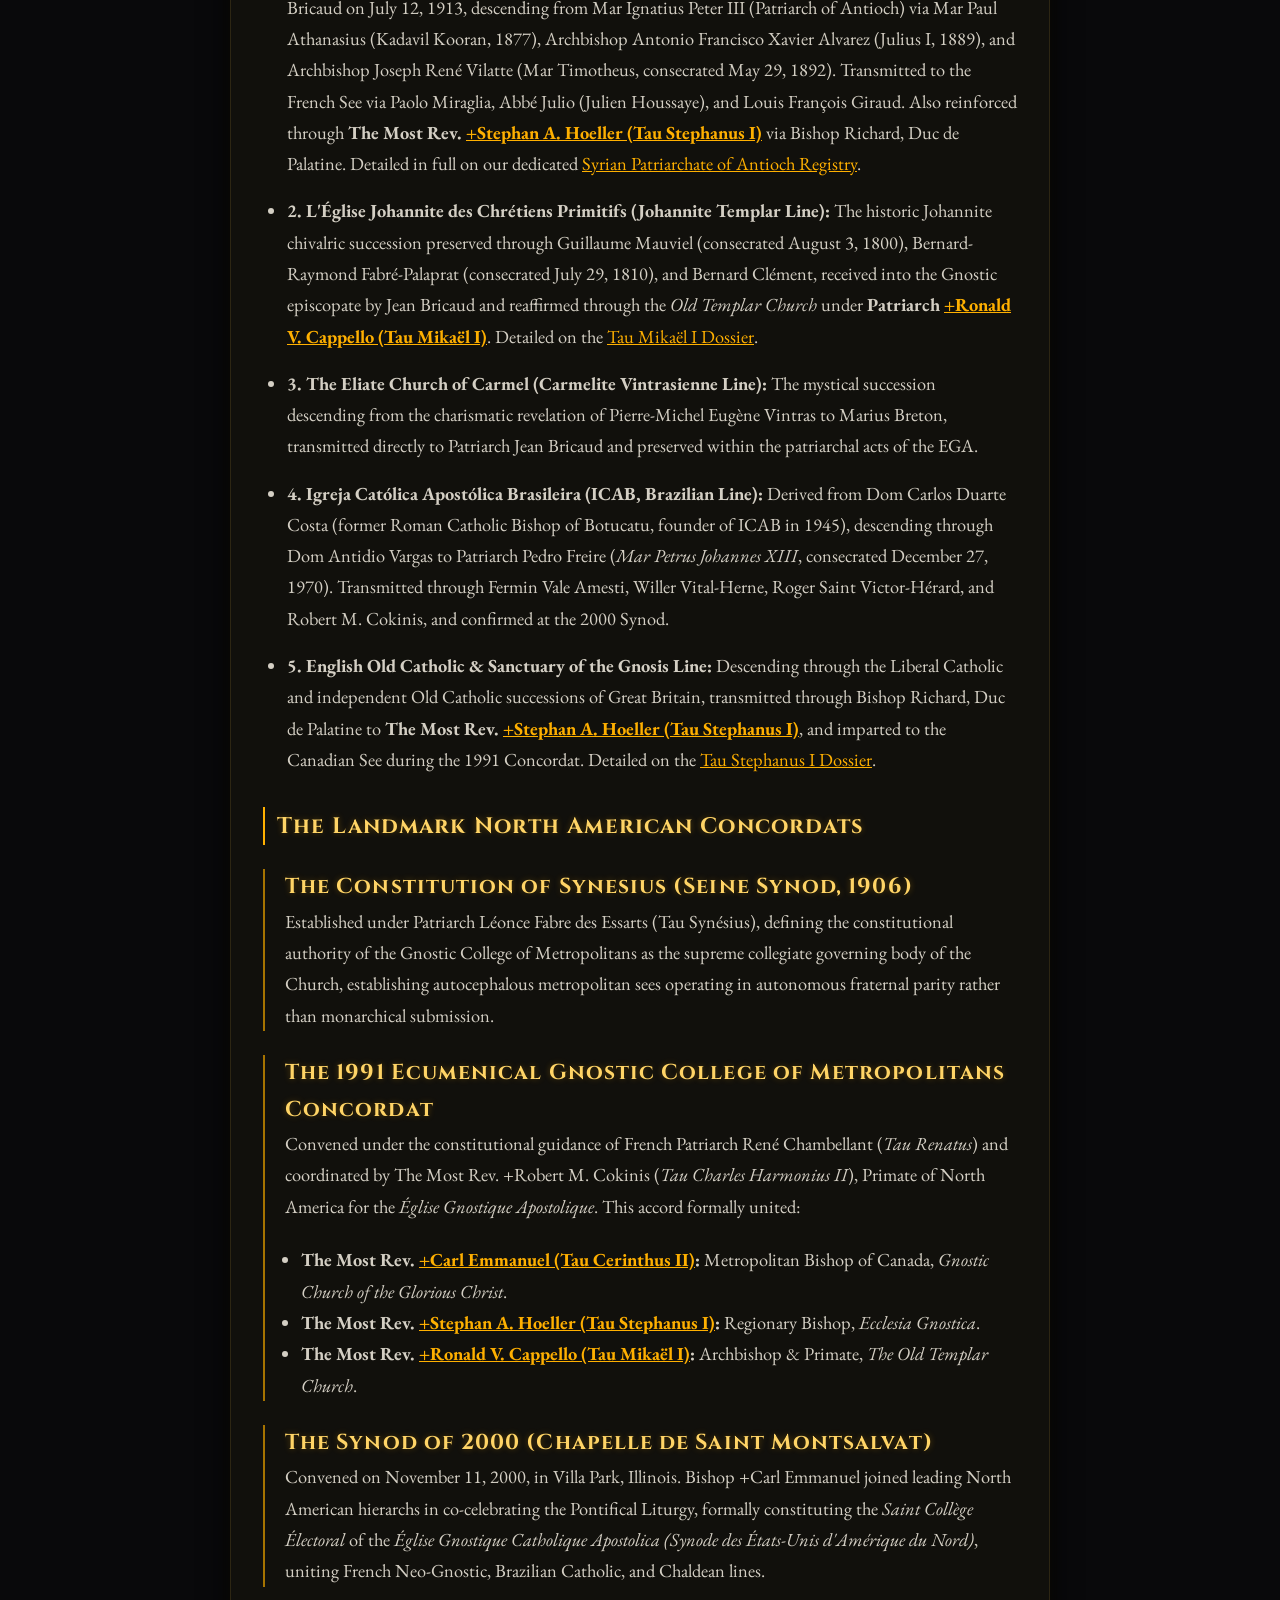
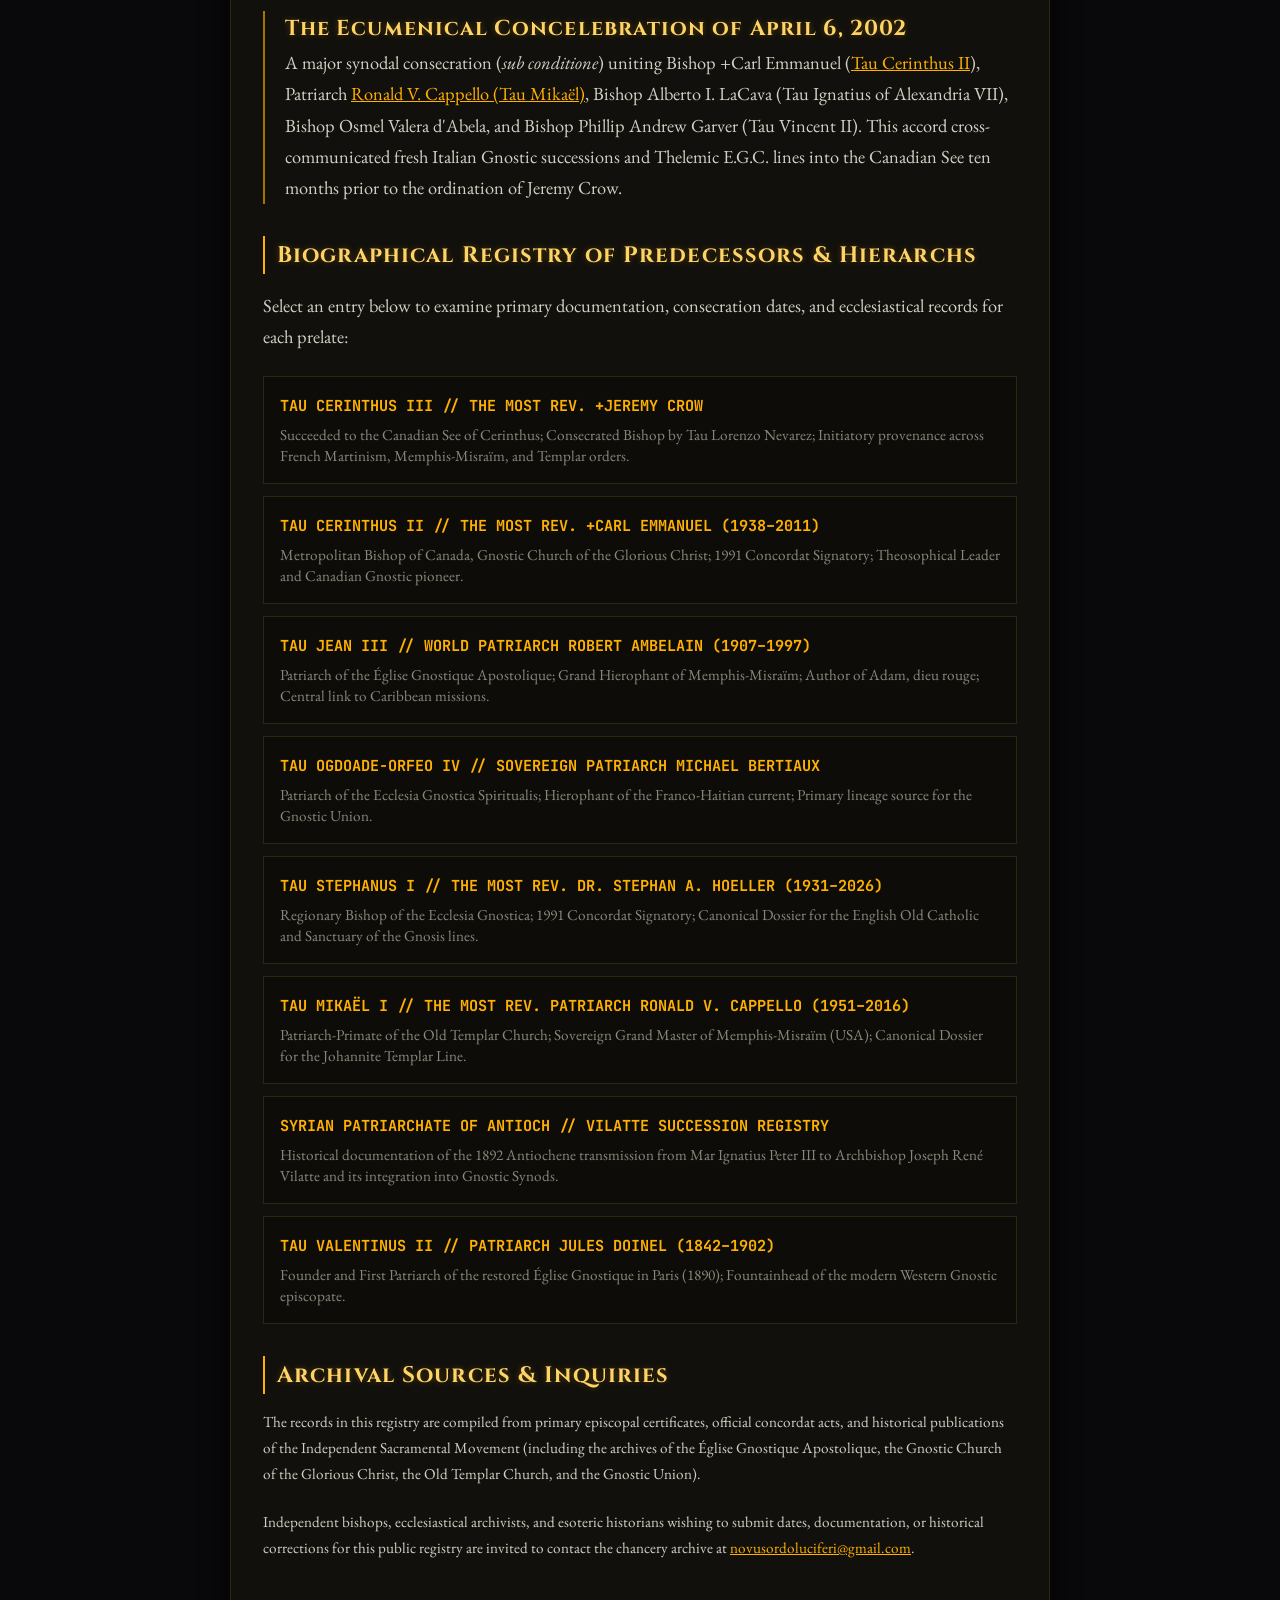
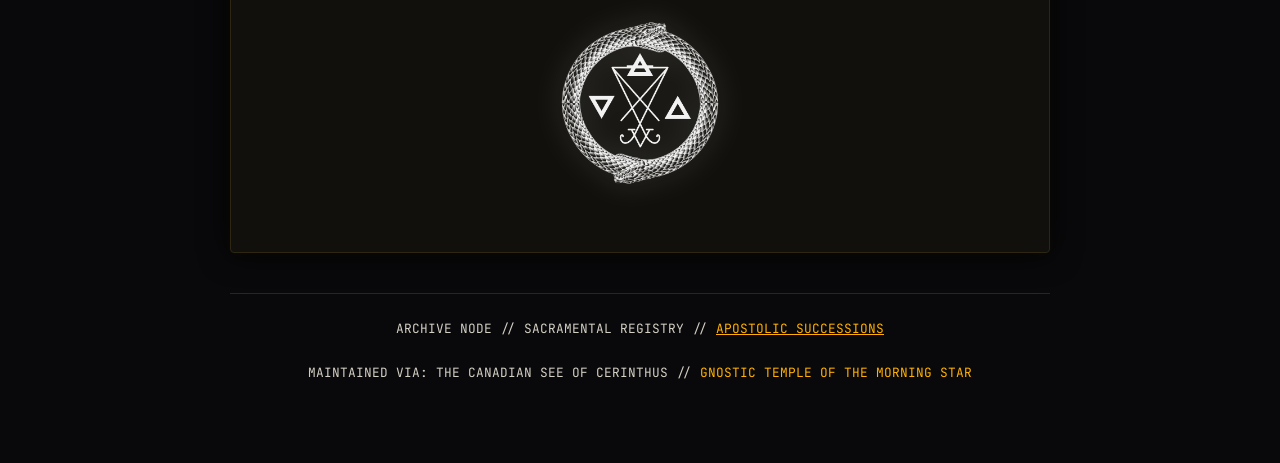
<file: registry.html>
<!DOCTYPE html>
<html lang="en">
<head>
  <meta charset="UTF-8">
  <meta name="viewport" content="width=device-width, initial-scale=1.0">
  <title>Apostolic &amp; Gnostic Succession Registry | Western Independent Gnostic Episcopate</title>
  <meta name="description" content="The historical atlas, synodal concordats, and tactile apostolic successions of the Western Independent Gnostic Episcopate connected with the Canadian See of Cerinthus.">
  
  <!-- Fonts -->
  <link rel="preconnect" href="https://fonts.googleapis.com">
  <link rel="preconnect" href="https://fonts.gstatic.com" crossorigin>
  <link href="https://fonts.googleapis.com/css2?family=Cinzel:wght@500;700&family=EB+Garamond:ital,wght@0,400;0,600;1,400&family=JetBrains+Mono:wght@400;700&display=swap" rel="stylesheet">

  <!-- External Stylesheet -->
  <link rel="stylesheet" href="style.css">
</head>
<body>

  <div class="container">
    <main class="terminal-frame">
      <div class="terminal-header">
        <span>ARCHIVE // SACRAMENTAL_REGISTRY</span>
        <span class="status-active">
          <a href="registry.html" style="color: var(--amber-base); text-decoration: underline; margin-right: 0.75rem;">REGISTRY</a> |
          <a href="codex.html" style="color: var(--amber-base); text-decoration: none; margin: 0 0.75rem;">CODEX</a> |
          <a href="index.html" style="color: var(--amber-base); text-decoration: none; margin-left: 0.75rem;">INDEX</a>
        </span>
      </div>

      <header>
        <h1>Apostolic &amp; Gnostic Succession Registry</h1>
        <div class="subtitle">HISTORICAL ATLAS AND CANONICAL ARCHIVE OF THE WESTERN INDEPENDENT GNOSTIC EPISCOPATE</div>
      </header>

      <section>
        <p>
          Within the Independent Sacramental Movement and classical Western esotericism, sacramental validity rests upon the physical reality of the <em>tactus</em>: the unbroken, tactile imposition of episcopal hands conveying sacerdotal sovereignty through centuries of autocephalous prelates, mystics, and reformers.
        </p>

        <p>
          This registry serves as an open public reference archive documenting the converging historical successions connected with the Canadian See of Cerinthus, held by <strong>The Most Rev. +Jeremy Crow (Tau Cerinthus III)</strong>. Codified below are the primary French restoration lines, the Franco-Haitian and Parisian currents, and the ecumenical synodal concordats that define these independent jurisdictions.
        </p>

        <!-- STREAM I -->
        <h2>Stream I: The French Neo-Gnostic &amp; Caribbean Restoration</h2>
        <p>
          The primary sacerdotal and episcopal current descending from the 1890 restoration of the <em>Église Gnostique</em> in Paris under Jules Doinel. This line flowed through the patriarchal administrations of Jean Bricaud and Robert Ambelain, branching into the Americas through the missionary episcopate of Roger Pommery, Archbishop +Charles Nurse in the West Indies, and Bishop +Carl Emmanuel in Canada:
        </p>

        <table class="matrix-table" style="width: 100%; margin: 1.25rem 0 2rem 0; border-collapse: collapse;">
          <thead>
            <tr style="border-bottom: 1px solid var(--amber-dim); text-align: left;">
              <th style="padding: 0.5rem;">Step</th>
              <th style="padding: 0.5rem;">Prelate</th>
              <th style="padding: 0.5rem;">Sacramental Nomen</th>
              <th style="padding: 0.5rem;">Consecration / Historical Milestone</th>
            </tr>
          </thead>
          <tbody>
            <tr style="border-bottom: 1px solid rgba(255,255,255,0.05);">
              <td style="padding: 0.5rem;">1</td>
              <td style="padding: 0.5rem;"><strong>Jules Doinel</strong></td>
              <td style="padding: 0.5rem;"><em>Tau Valentinus II</em></td>
              <td style="padding: 0.5rem;">Patriarch, <em>Église Gnostique</em> (Restoration inaugurated 1890)</td>
            </tr>
            <tr style="border-bottom: 1px solid rgba(255,255,255,0.05);">
              <td style="padding: 0.5rem;">2</td>
              <td style="padding: 0.5rem;"><strong>Léonce Fabre des Essarts</strong></td>
              <td style="padding: 0.5rem;"><em>Tau Synésius</em></td>
              <td style="padding: 0.5rem;">Patriarch, <em>Église Gnostique</em> (Consecrated July 8, 1894 by Doinel)</td>
            </tr>
            <tr style="border-bottom: 1px solid rgba(255,255,255,0.05);">
              <td style="padding: 0.5rem;">3</td>
              <td style="padding: 0.5rem;"><strong>Jean Bricaud</strong></td>
              <td style="padding: 0.5rem;"><em>Tau Jean II</em></td>
              <td style="padding: 0.5rem;">Patriarch, EGU (Consecrated 1901 by Fabre des Essarts; integrated Antiochene lines 1913)</td>
            </tr>
            <tr style="border-bottom: 1px solid rgba(255,255,255,0.05);">
              <td style="padding: 0.5rem;">4</td>
              <td style="padding: 0.5rem;"><strong>Victor Alfred Blanchard</strong></td>
              <td style="padding: 0.5rem;"><em>Tau Targelius</em></td>
              <td style="padding: 0.5rem;">Bishop, EGU; Grand Master, Polaires (Consecrated May 15, 1918 by Bricaud)</td>
            </tr>
            <tr style="border-bottom: 1px solid rgba(255,255,255,0.05);">
              <td style="padding: 0.5rem;">5</td>
              <td style="padding: 0.5rem;"><strong>Roger Ménard</strong></td>
              <td style="padding: 0.5rem;"><em>Tau Eon II</em></td>
              <td style="padding: 0.5rem;">Bishop, <em>Église Gnostique Apostolique</em> (Consecrated January 7, 1945 by Blanchard)</td>
            </tr>
            <tr style="border-bottom: 1px solid rgba(255,255,255,0.05);">
              <td style="padding: 0.5rem;">6</td>
              <td style="padding: 0.5rem;"><strong><a href="tau-jean-iii.html" style="color: var(--amber-base); text-decoration: underline;">Robert Ambelain</a></strong></td>
              <td style="padding: 0.5rem;"><em><a href="tau-jean-iii.html" style="color: var(--amber-base); text-decoration: underline;">Tau Jean III</a></em></td>
              <td style="padding: 0.5rem;">World Patriarch, EGA; Grand Hierophant, Memphis-Misraïm (Consecrated June 10, 1946 by Ménard)</td>
            </tr>
            <tr style="border-bottom: 1px solid rgba(255,255,255,0.05);">
              <td style="padding: 0.5rem;">7</td>
              <td style="padding: 0.5rem;"><strong>Roger Pommery</strong></td>
              <td style="padding: 0.5rem;"><em>Tau Jean</em></td>
              <td style="padding: 0.5rem;">Titular Bishop of Macheronte for the Americas &amp; Caribbean Missions (Consecrated May 26, 1958 by Ambelain)</td>
            </tr>
            <tr style="border-bottom: 1px solid rgba(255,255,255,0.05);">
              <td style="padding: 0.5rem;">8</td>
              <td style="padding: 0.5rem;"><strong>+Charles Nurse</strong></td>
              <td style="padding: 0.5rem;"><em>Tau Charles</em></td>
              <td style="padding: 0.5rem;">Archbishop &amp; Primate, <em>Gnostic Church of the Glorious Christ</em> (Barbados)</td>
            </tr>
            <tr style="border-bottom: 1px solid rgba(255,255,255,0.05);">
              <td style="padding: 0.5rem;">9</td>
              <td style="padding: 0.5rem;"><strong><a href="tau-cerinthus-ii.html" style="color: var(--amber-base); text-decoration: underline;">+Carl Emmanuel</a></strong></td>
              <td style="padding: 0.5rem;"><em><a href="tau-cerinthus-ii.html" style="color: var(--amber-base); text-decoration: underline;">Tau Cerinthus II</a></em></td>
              <td style="padding: 0.5rem;">Metropolitan Bishop of Canada (1991 Concordat Signatory; Pleroma September 25, 2011)</td>
            </tr>
            <tr>
              <td style="padding: 0.5rem;">10</td>
              <td style="padding: 0.5rem;"><strong><a href="tau-cerinthus-iii.html" style="color: var(--amber-base); text-decoration: underline;">+Jeremy Crow</a></strong></td>
              <td style="padding: 0.5rem;"><em><a href="tau-cerinthus-iii.html" style="color: var(--amber-base); text-decoration: underline;">Tau Cerinthus III</a></em></td>
              <td style="padding: 0.5rem;">Sacerdotal Ordination (February 8, 2003 by Bishop Emmanuel); Succeeded to the See of Cerinthus. Consecrated Bishop by Tau Lorenzo Nevarez; certificate dated September 25, 2026.</td>
            </tr>
          </tbody>
        </table>

        <!-- STREAM II -->
        <h2>Stream II: The Gnostic Union &amp; Franco-Haitian Transmission</h2>
        <p>
          The collegiate episcopal transmission conveyed under the authority of the <strong>Gnostic Union</strong>, a communion of autonomous, independent bishops. This lineage preserves the esoteric current of Sovereign Patriarch <strong>Michael Bertiaux (Tau Ogdoade-Orfeo IV)</strong>, descending through the Haitian and Parisian lines to Lucien-François Jean-Maine and the early synods of Jules Doinel:
        </p>

        <table class="matrix-table" style="width: 100%; margin: 1.25rem 0 2rem 0; border-collapse: collapse;">
          <thead>
            <tr style="border-bottom: 1px solid var(--amber-dim); text-align: left;">
              <th style="padding: 0.5rem;">Step</th>
              <th style="padding: 0.5rem;">Prelate</th>
              <th style="padding: 0.5rem;">Sacramental Nomen</th>
              <th style="padding: 0.5rem;">Succession &amp; Office</th>
            </tr>
          </thead>
          <tbody>
            <tr style="border-bottom: 1px solid rgba(255,255,255,0.05);">
              <td style="padding: 0.5rem;">1</td>
              <td style="padding: 0.5rem;"><strong>Jules Doinel</strong></td>
              <td style="padding: 0.5rem;"><em>Tau Valentinus II</em></td>
              <td style="padding: 0.5rem;">Patriarch, <em>Église Gnostique</em> (1890)</td>
            </tr>
            <tr style="border-bottom: 1px solid rgba(255,255,255,0.05);">
              <td style="padding: 0.5rem;">2</td>
              <td style="padding: 0.5rem;"><strong>Léonce Fabre des Essarts</strong></td>
              <td style="padding: 0.5rem;"><em>Tau Synésius</em></td>
              <td style="padding: 0.5rem;">Patriarch, <em>Église Gnostique</em> (Consecrated 1894)</td>
            </tr>
            <tr style="border-bottom: 1px solid rgba(255,255,255,0.05);">
              <td style="padding: 0.5rem;">3</td>
              <td style="padding: 0.5rem;"><strong>Lucien-François Jean-Maine</strong></td>
              <td style="padding: 0.5rem;"><em>Tau Ogdoade-Orfeo I</em></td>
              <td style="padding: 0.5rem;">Consecrated into the Parisian Gnostic succession; Founder of the Franco-Haitian current</td>
            </tr>
            <tr style="border-bottom: 1px solid rgba(255,255,255,0.05);">
              <td style="padding: 0.5rem;">4</td>
              <td style="padding: 0.5rem;"><strong>Hector-François Jean-Maine</strong></td>
              <td style="padding: 0.5rem;"><em>Tau Ogdoade-Orfeo II</em></td>
              <td style="padding: 0.5rem;">Hierophant &amp; Patriarch, Memphis-Misraïm and Gnostic bodies</td>
            </tr>
            <tr style="border-bottom: 1px solid rgba(255,255,255,0.05);">
              <td style="padding: 0.5rem;">5</td>
              <td style="padding: 0.5rem;"><strong><a href="tau-ogdoade-orfeo-iv.html" style="color: var(--amber-base); text-decoration: underline;">Michael Bertiaux</a></strong></td>
              <td style="padding: 0.5rem;"><em><a href="tau-ogdoade-orfeo-iv.html" style="color: var(--amber-base); text-decoration: underline;">Tau Ogdoade-Orfeo IV</a></em></td>
              <td style="padding: 0.5rem;">Sovereign Patriarch, <em>Ecclesia Gnostica Spiritualis</em></td>
            </tr>
            <tr style="border-bottom: 1px solid rgba(255,255,255,0.05);">
              <td style="padding: 0.5rem;">6</td>
              <td style="padding: 0.5rem;"><strong>William "Bill" H. Thomas</strong></td>
              <td style="padding: 0.5rem;"><em>Tau Basilides</em></td>
              <td style="padding: 0.5rem;">Consecrated Bishop (1978); Presiding Bishop, <em>The Holy Gnostic Church</em></td>
            </tr>
            <tr style="border-bottom: 1px solid rgba(255,255,255,0.05);">
              <td style="padding: 0.5rem;">7</td>
              <td style="padding: 0.5rem;"><strong>Nathan Wilson</strong></td>
              <td style="padding: 0.5rem;"><em>Tau Nathan</em></td>
              <td style="padding: 0.5rem;">Presiding Bishop, <em>The Gnostic Union</em></td>
            </tr>
            <tr style="border-bottom: 1px solid rgba(255,255,255,0.05);">
              <td style="padding: 0.5rem;">8</td>
              <td style="padding: 0.5rem;"><strong>Lorenzo Nevarez</strong></td>
              <td style="padding: 0.5rem;"><em>Tau Lorenzo</em></td>
              <td style="padding: 0.5rem;">Bishop, <em>The Gnostic Union</em></td>
            </tr>
            <tr>
              <td style="padding: 0.5rem;">9</td>
              <td style="padding: 0.5rem;"><strong><a href="tau-cerinthus-iii.html" style="color: var(--amber-base); text-decoration: underline;">+Jeremy Crow</a></strong></td>
              <td style="padding: 0.5rem;"><em><a href="tau-cerinthus-iii.html" style="color: var(--amber-base); text-decoration: underline;">Tau Cerinthus III</a></em></td>
              <td style="padding: 0.5rem;">Consecrated by Tau Lorenzo Nevarez. Certificate dated September 25, 2026. Independent See, Gnostic Temple of the Morning Star. Fraternal affiliation with the Gnostic Union.</td>
            </tr>
          </tbody>
        </table>

        <!-- STREAM III -->
        <h2>Stream III: The Five Historic Convergences &amp; Synodal Accords</h2>
        <p>
          In addition to direct linear successions, the Canadian See was formally invested with the five principal episcopal currents of East and West through the ecumenical concordats executed by Bishop +Carl Emmanuel and his peers:
        </p>

        <ul style="margin: 1rem 0 1.5rem 1.5rem; color: var(--parchment);">
          <li style="margin-bottom: 1rem;">
            <strong>1. The Syrian Patriarchate of Antioch &amp; All the East (Vilatte Line):</strong>
            Transmitted to Patriarch Jean Bricaud on July 12, 1913, descending from Mar Ignatius Peter III (Patriarch of Antioch) via Mar Paul Athanasius (Kadavil Kooran, 1877), Archbishop Antonio Francisco Xavier Alvarez (Julius I, 1889), and Archbishop Joseph René Vilatte (Mar Timotheus, consecrated May 29, 1892). Transmitted to the French See via Paolo Miraglia, Abbé Julio (Julien Houssaye), and Louis François Giraud. Also reinforced through <strong>The Most Rev. <a href="tau-stephanus-i.html" style="color: var(--amber-base); text-decoration: underline;">+Stephan A. Hoeller (Tau Stephanus I)</a></strong> via Bishop Richard, Duc de Palatine. Detailed in full on our dedicated <a href="syrian-antiochene-vilatte.html" style="color: var(--amber-base); text-decoration: underline;">Syrian Patriarchate of Antioch Registry</a>.
          </li>
          <li style="margin-bottom: 1rem;">
            <strong>2. L'Église Johannite des Chrétiens Primitifs (Johannite Templar Line):</strong>
            The historic Johannite chivalric succession preserved through Guillaume Mauviel (consecrated August 3, 1800), Bernard-Raymond Fabré-Palaprat (consecrated July 29, 1810), and Bernard Clément, received into the Gnostic episcopate by Jean Bricaud and reaffirmed through the <em>Old Templar Church</em> under <strong>Patriarch <a href="tau-mikael-i.html" style="color: var(--amber-base); text-decoration: underline;">+Ronald V. Cappello (Tau Mikaël I)</a></strong>. Detailed on the <a href="tau-mikael-i.html" style="color: var(--amber-base); text-decoration: underline;">Tau Mikaël I Dossier</a>.
          </li>
          <li style="margin-bottom: 1rem;">
            <strong>3. The Eliate Church of Carmel (Carmelite Vintrasienne Line):</strong>
            The mystical succession descending from the charismatic revelation of Pierre-Michel Eugène Vintras to Marius Breton, transmitted directly to Patriarch Jean Bricaud and preserved within the patriarchal acts of the EGA.
          </li>
          <li style="margin-bottom: 1rem;">
            <strong>4. Igreja Católica Apostólica Brasileira (ICAB, Brazilian Line):</strong>
            Derived from Dom Carlos Duarte Costa (former Roman Catholic Bishop of Botucatu, founder of ICAB in 1945), descending through Dom Antidio Vargas to Patriarch Pedro Freire (<em>Mar Petrus Johannes XIII</em>, consecrated December 27, 1970). Transmitted through Fermin Vale Amesti, Willer Vital-Herne, Roger Saint Victor-Hérard, and Robert M. Cokinis, and confirmed at the 2000 Synod.
          </li>
          <li style="margin-bottom: 1rem;">
            <strong>5. English Old Catholic &amp; Sanctuary of the Gnosis Line:</strong>
            Descending through the Liberal Catholic and independent Old Catholic successions of Great Britain, transmitted through Bishop Richard, Duc de Palatine to <strong>The Most Rev. <a href="tau-stephanus-i.html" style="color: var(--amber-base); text-decoration: underline;">+Stephan A. Hoeller (Tau Stephanus I)</a></strong>, and imparted to the Canadian See during the 1991 Concordat. Detailed on the <a href="tau-stephanus-i.html" style="color: var(--amber-base); text-decoration: underline;">Tau Stephanus I Dossier</a>.
          </li>
        </ul>

        <!-- CONCORDATS CHRONOLOGY -->
        <h2>The Landmark North American Concordats</h2>
        
        <div style="border-left: 2px solid var(--amber-dim); padding-left: 1.25rem; margin: 1.5rem 0;">
          <h3 style="margin-top: 0;">The Constitution of Synesius (Seine Synod, 1906)</h3>
          <p style="color: var(--parchment);">
            Established under Patriarch Léonce Fabre des Essarts (Tau Synésius), defining the constitutional authority of the Gnostic College of Metropolitans as the supreme collegiate governing body of the Church, establishing autocephalous metropolitan sees operating in autonomous fraternal parity rather than monarchical submission.
          </p>
        </div>

        <div style="border-left: 2px solid var(--amber-dim); padding-left: 1.25rem; margin: 1.5rem 0;">
          <h3 style="margin-top: 0;">The 1991 Ecumenical Gnostic College of Metropolitans Concordat</h3>
          <p style="color: var(--parchment);">
            Convened under the constitutional guidance of French Patriarch René Chambellant (<em>Tau Renatus</em>) and coordinated by The Most Rev. +Robert M. Cokinis (<em>Tau Charles Harmonius II</em>), Primate of North America for the <em>Église Gnostique Apostolique</em>. This accord formally united:
          </p>
          <ul style="color: var(--parchment); margin-left: 1rem;">
            <li><strong>The Most Rev. <a href="tau-cerinthus-ii.html" style="color: var(--amber-base); text-decoration: underline;">+Carl Emmanuel (Tau Cerinthus II)</a>:</strong> Metropolitan Bishop of Canada, <em>Gnostic Church of the Glorious Christ</em>.</li>
            <li><strong>The Most Rev. <a href="tau-stephanus-i.html" style="color: var(--amber-base); text-decoration: underline;">+Stephan A. Hoeller (Tau Stephanus I)</a>:</strong> Regionary Bishop, <em>Ecclesia Gnostica</em>.</li>
            <li><strong>The Most Rev. <a href="tau-mikael-i.html" style="color: var(--amber-base); text-decoration: underline;">+Ronald V. Cappello (Tau Mikaël I)</a>:</strong> Archbishop &amp; Primate, <em>The Old Templar Church</em>.</li>
          </ul>
        </div>

        <div style="border-left: 2px solid var(--amber-dim); padding-left: 1.25rem; margin: 1.5rem 0;">
          <h3 style="margin-top: 0;">The Synod of 2000 (Chapelle de Saint Montsalvat)</h3>
          <p style="color: var(--parchment);">
            Convened on November 11, 2000, in Villa Park, Illinois. Bishop +Carl Emmanuel joined leading North American hierarchs in co-celebrating the Pontifical Liturgy, formally constituting the <em>Saint Collège Électoral</em> of the <em>Église Gnostique Catholique Apostolica (Synode des États-Unis d'Amérique du Nord)</em>, uniting French Neo-Gnostic, Brazilian Catholic, and Chaldean lines.
          </p>
        </div>

        <div style="border-left: 2px solid var(--amber-dim); padding-left: 1.25rem; margin: 1.5rem 0;">
          <h3 style="margin-top: 0;">The Ecumenical Concelebration of April 6, 2002</h3>
          <p style="color: var(--parchment);">
            A major synodal consecration (<em>sub conditione</em>) uniting Bishop +Carl Emmanuel (<a href="tau-cerinthus-ii.html" style="color: var(--amber-base); text-decoration: underline;">Tau Cerinthus II</a>), Patriarch <a href="tau-mikael-i.html" style="color: var(--amber-base); text-decoration: underline;">Ronald V. Cappello (Tau Mikaël)</a>, Bishop Alberto I. LaCava (Tau Ignatius of Alexandria VII), Bishop Osmel Valera d'Abela, and Bishop Phillip Andrew Garver (Tau Vincent II). This accord cross-communicated fresh Italian Gnostic successions and Thelemic E.G.C. lines into the Canadian See ten months prior to the ordination of Jeremy Crow.
          </p>
        </div>

        <!-- PERSONAGES DIRECTORY -->
        <h2>Biographical Registry of Predecessors &amp; Hierarchs</h2>
        <p>
          Select an entry below to examine primary documentation, consecration dates, and ecclesiastical records for each prelate:
        </p>

        <ul class="codex-index">
          <li class="codex-item">
            <a href="tau-cerinthus-iii.html" class="codex-title">TAU CERINTHUS III // THE MOST REV. +JEREMY CROW</a>
            <span class="codex-desc">Succeeded to the Canadian See of Cerinthus; Consecrated Bishop by Tau Lorenzo Nevarez; Initiatory provenance across French Martinism, Memphis-Misraïm, and Templar orders.</span>
          </li>
          <li class="codex-item">
            <a href="tau-cerinthus-ii.html" class="codex-title">TAU CERINTHUS II // THE MOST REV. +CARL EMMANUEL (1938–2011)</a>
            <span class="codex-desc">Metropolitan Bishop of Canada, Gnostic Church of the Glorious Christ; 1991 Concordat Signatory; Theosophical Leader and Canadian Gnostic pioneer.</span>
          </li>
          <li class="codex-item">
            <a href="tau-jean-iii.html" class="codex-title">TAU JEAN III // WORLD PATRIARCH ROBERT AMBELAIN (1907–1997)</a>
            <span class="codex-desc">Patriarch of the Église Gnostique Apostolique; Grand Hierophant of Memphis-Misraïm; Author of Adam, dieu rouge; Central link to Caribbean missions.</span>
          </li>
          <li class="codex-item">
            <a href="tau-ogdoade-orfeo-iv.html" class="codex-title">TAU OGDOADE-ORFEO IV // SOVEREIGN PATRIARCH MICHAEL BERTIAUX</a>
            <span class="codex-desc">Patriarch of the Ecclesia Gnostica Spiritualis; Hierophant of the Franco-Haitian current; Primary lineage source for the Gnostic Union.</span>
          </li>
          <li class="codex-item">
            <a href="tau-stephanus-i.html" class="codex-title">TAU STEPHANUS I // THE MOST REV. DR. STEPHAN A. HOELLER (1931–2026)</a>
            <span class="codex-desc">Regionary Bishop of the Ecclesia Gnostica; 1991 Concordat Signatory; Canonical Dossier for the English Old Catholic and Sanctuary of the Gnosis lines.</span>
          </li>
          <li class="codex-item">
            <a href="tau-mikael-i.html" class="codex-title">TAU MIKAËL I // THE MOST REV. PATRIARCH RONALD V. CAPPELLO (1951–2016)</a>
            <span class="codex-desc">Patriarch-Primate of the Old Templar Church; Sovereign Grand Master of Memphis-Misraïm (USA); Canonical Dossier for the Johannite Templar Line.</span>
          </li>
          <li class="codex-item">
            <a href="syrian-antiochene-vilatte.html" class="codex-title">SYRIAN PATRIARCHATE OF ANTIOCH // VILATTE SUCCESSION REGISTRY</a>
            <span class="codex-desc">Historical documentation of the 1892 Antiochene transmission from Mar Ignatius Peter III to Archbishop Joseph René Vilatte and its integration into Gnostic Synods.</span>
          </li>
          <li class="codex-item">
            <a href="tau-valentinus-ii.html" class="codex-title">TAU VALENTINUS II // PATRIARCH JULES DOINEL (1842–1902)</a>
            <span class="codex-desc">Founder and First Patriarch of the restored Église Gnostique in Paris (1890); Fountainhead of the modern Western Gnostic episcopate.</span>
          </li>
        </ul>

        <h2>Archival Sources &amp; Inquiries</h2>
        <p style="font-size: 0.95rem; color: var(--parchment-dim);">
          The records in this registry are compiled from primary episcopal certificates, official concordat acts, and historical publications of the Independent Sacramental Movement (including the archives of the Église Gnostique Apostolique, the Gnostic Church of the Glorious Christ, the Old Templar Church, and the Gnostic Union). 
        </p>
        <p style="font-size: 0.95rem; color: var(--parchment-dim);">
          Independent bishops, ecclesiastical archivists, and esoteric historians wishing to submit dates, documentation, or historical corrections for this public registry are invited to contact the chancery archive at <a href="mailto:novusordoluciferi@gmail.com" style="color: var(--amber-base); text-decoration: underline;">novusordoluciferi@gmail.com</a>.
        </p>
      </section>

      <div class="emblem-container">
        <img src="GnosticLuciferianAlchemyBWTPB.png" alt="Sacramental Seal" class="emblem-img">
      </div>
    </main>

    <footer>
      <p>ARCHIVE NODE // SACRAMENTAL REGISTRY // <a href="registry.html" style="color: var(--amber-base); text-decoration: underline;">APOSTOLIC SUCCESSIONS</a></p>
      <p>MAINTAINED VIA: THE CANADIAN SEE OF CERINTHUS // <a href="https://novusordoluciferi.org" target="_blank" rel="noopener">GNOSTIC TEMPLE OF THE MORNING STAR</a></p>
    </footer>
  </div>

</body>
</html>
</file>
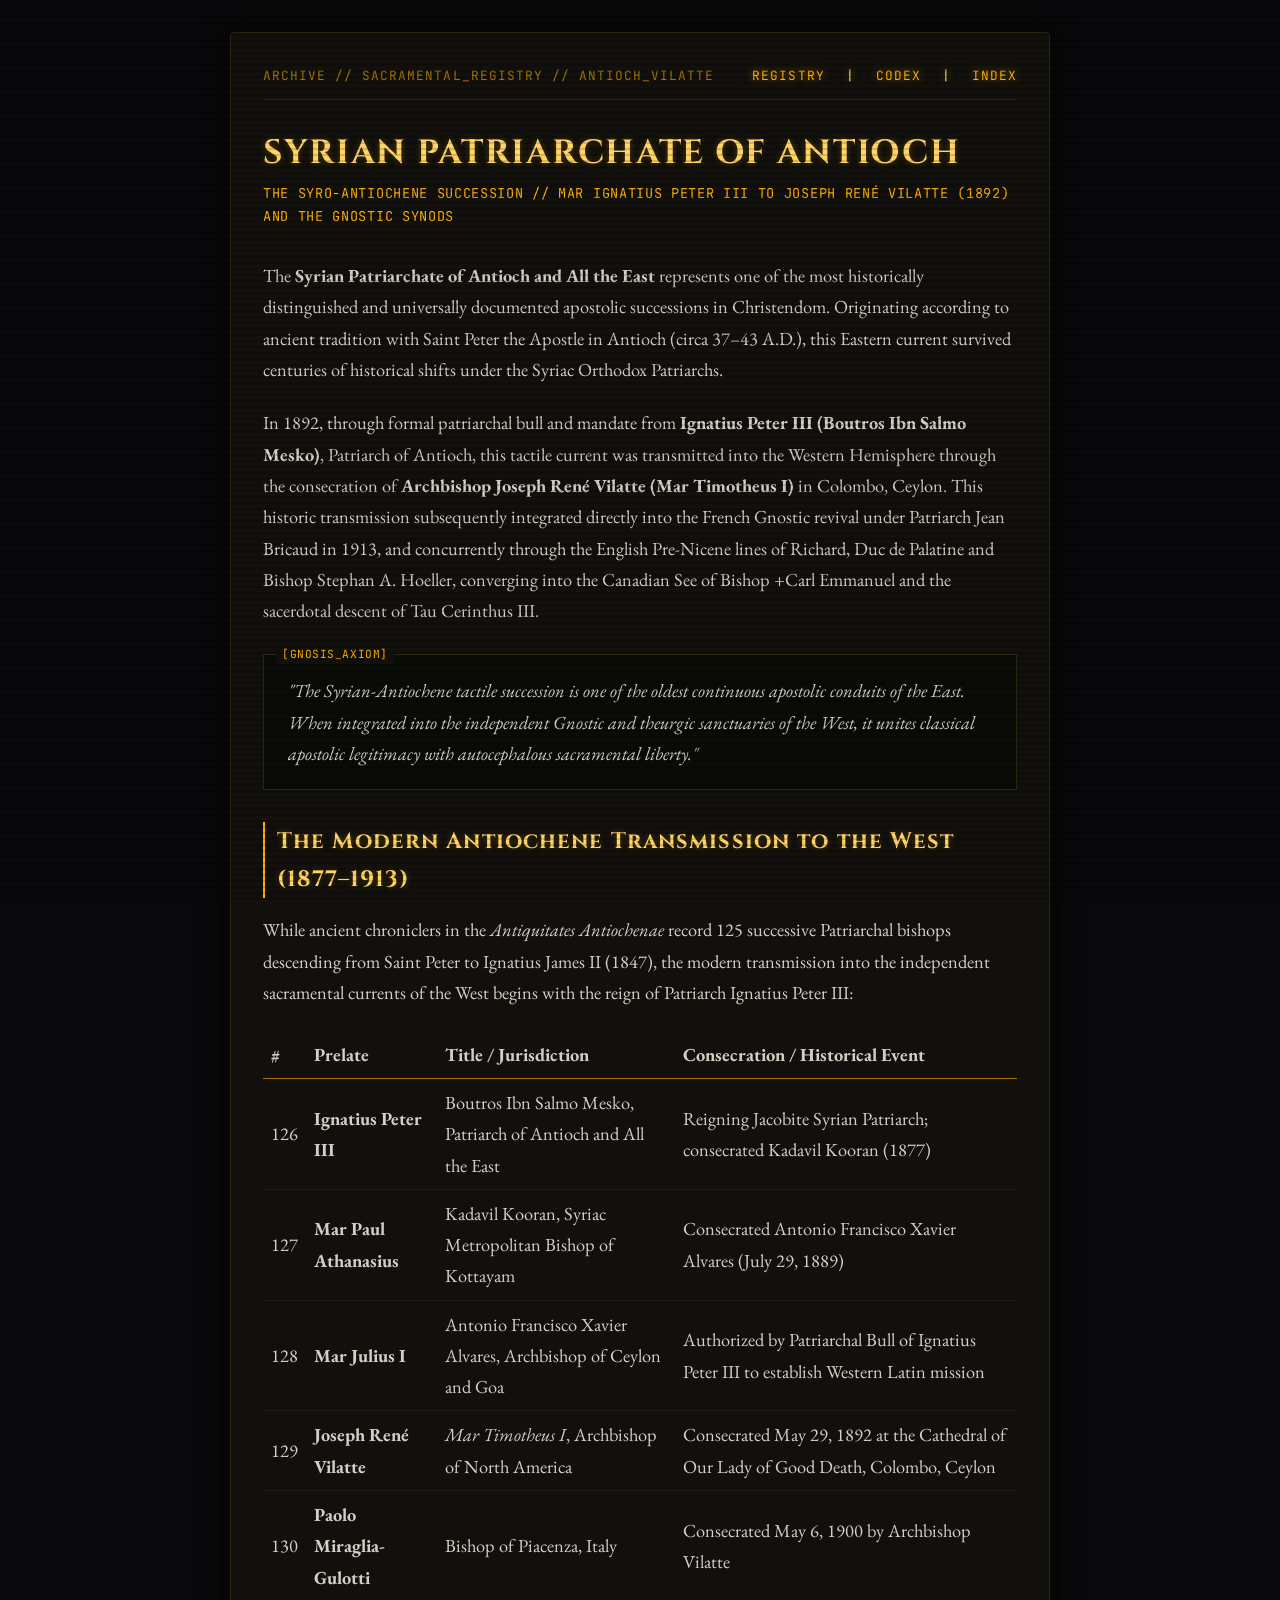
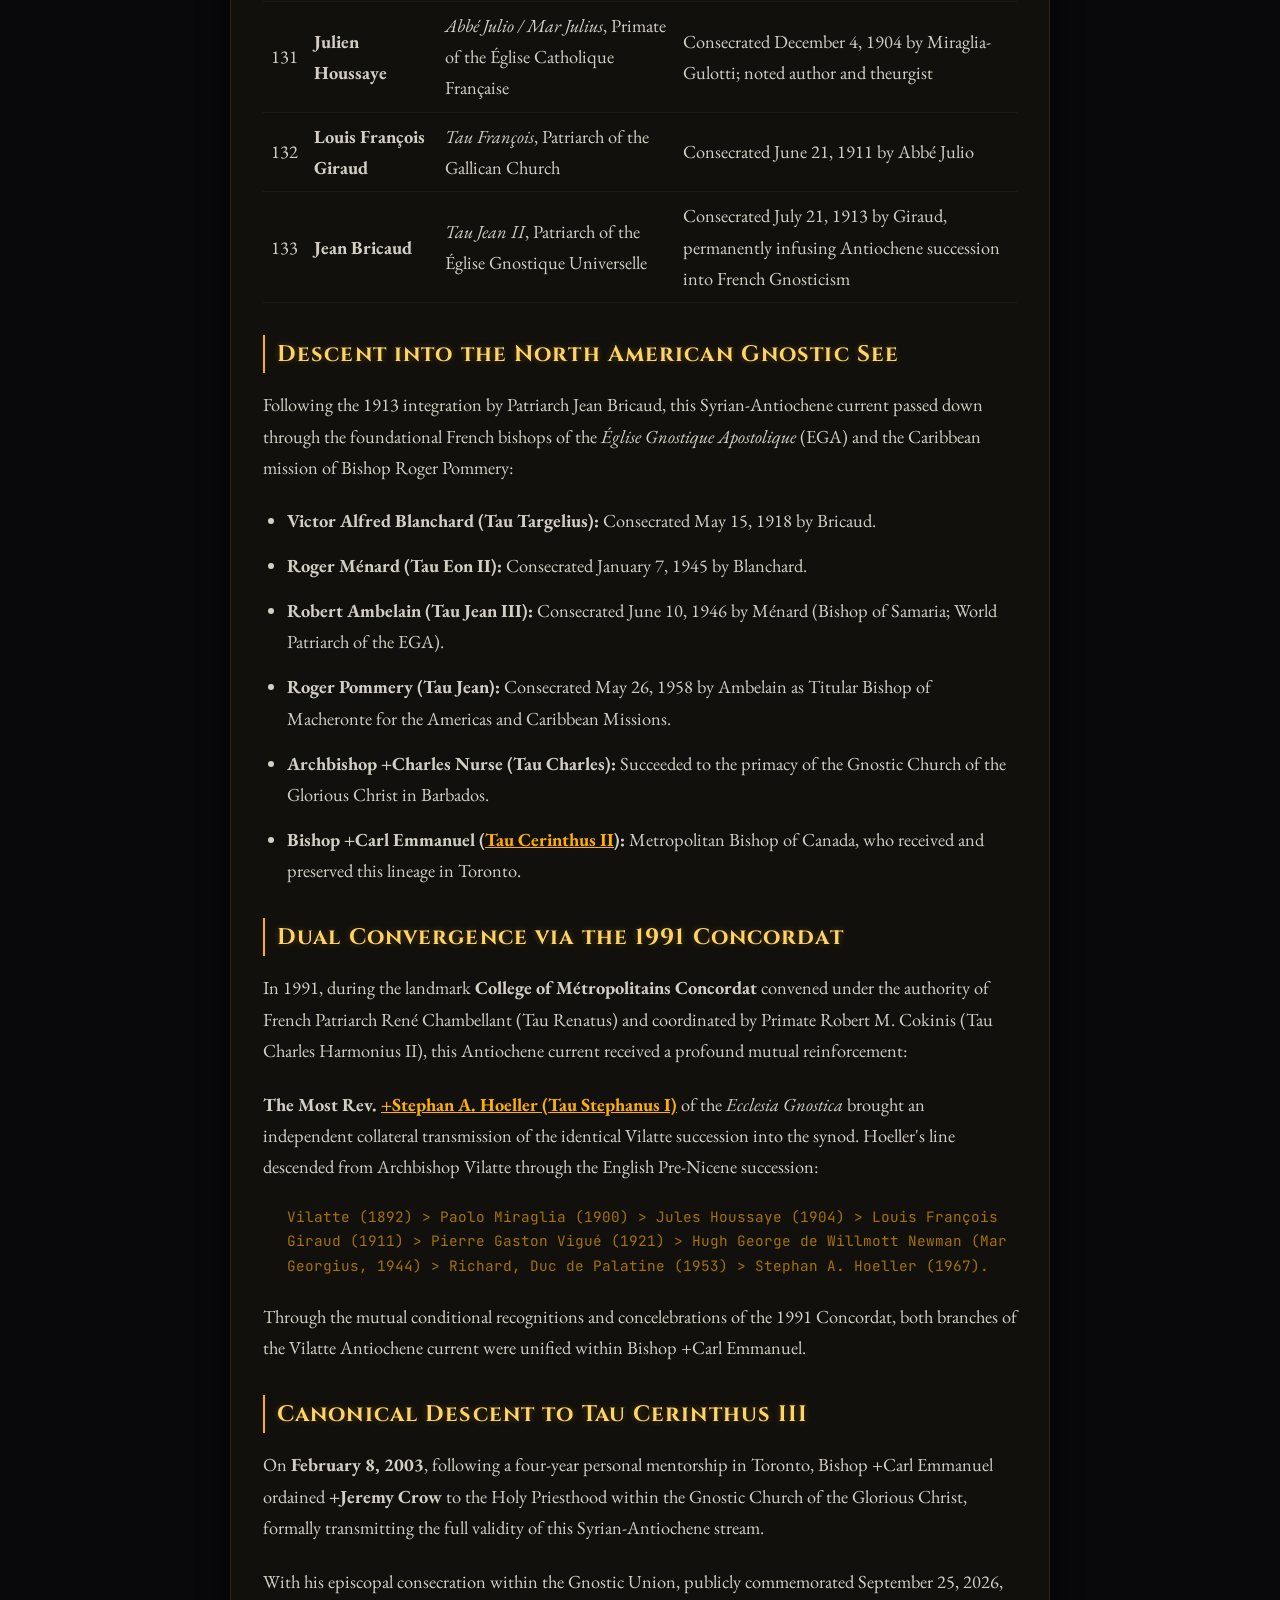
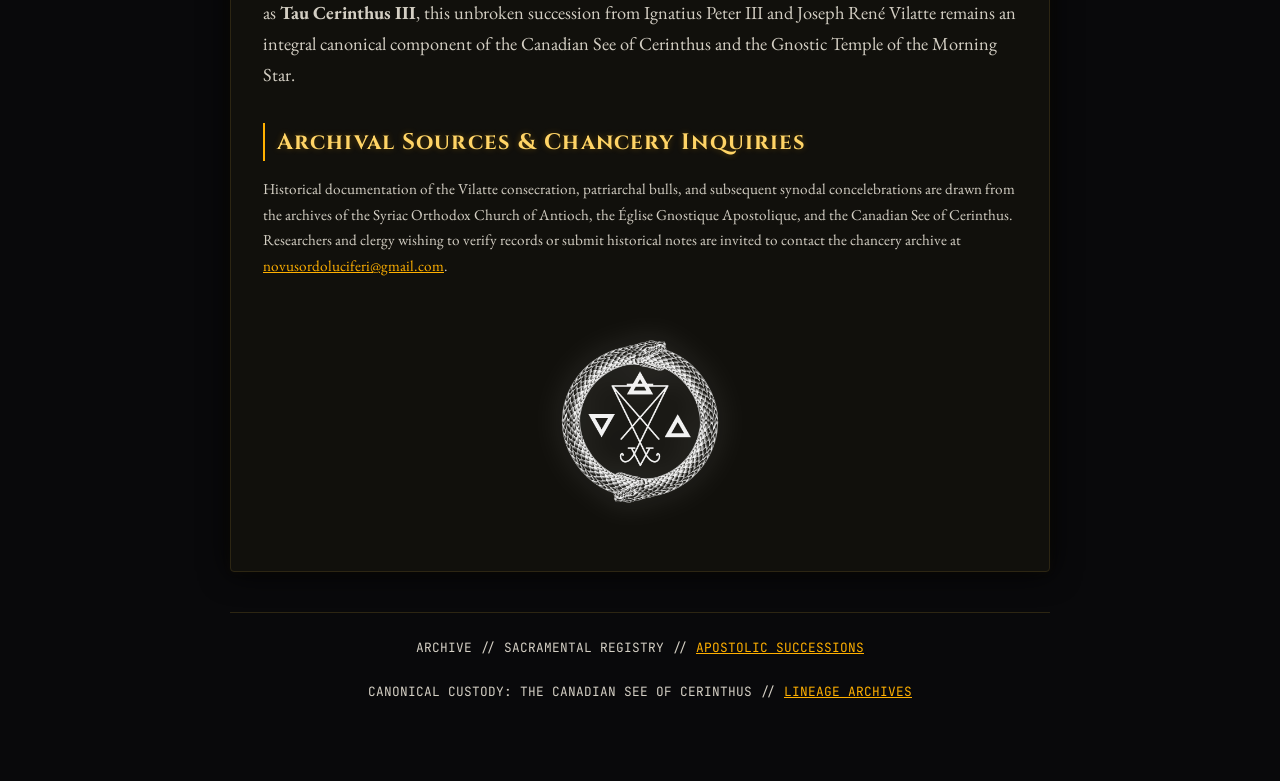
<file: syrian-antiochene-vilatte.html>
<!DOCTYPE html>
<html lang="en">
<head>
  <meta charset="UTF-8">
  <meta name="viewport" content="width=device-width, initial-scale=1.0">
  <title>Syrian Patriarchate of Antioch (Vilatte Succession) | Apostolic &amp; Gnostic Registry</title>
  <meta name="description" content="The historical Syrian Patriarchate of Antioch and All the East (Vilatte Succession), its transmission to the French Gnostic Church, and convergence into the Canadian See.">
  
  <!-- Fonts -->
  <link rel="preconnect" href="https://fonts.googleapis.com">
  <link rel="preconnect" href="https://fonts.gstatic.com" crossorigin>
  <link href="https://fonts.googleapis.com/css2?family=Cinzel:wght@500;700&family=EB+Garamond:ital,wght@0,400;0,600;1,400&family=JetBrains+Mono:wght@400;700&display=swap" rel="stylesheet">

  <!-- Shared External Stylesheet -->
  <link rel="stylesheet" href="style.css">
</head>
<body>

  <div class="container">
    <main class="terminal-frame">
      <div class="terminal-header">
        <span>ARCHIVE // SACRAMENTAL_REGISTRY // ANTIOCH_VILATTE</span>
        <span class="status-active">
          <a href="registry.html" style="color: var(--amber-base); text-decoration: none; margin-right: 0.75rem;">REGISTRY</a> |
          <a href="codex.html" style="color: var(--amber-base); text-decoration: none; margin: 0 0.75rem;">CODEX</a> |
          <a href="index.html" style="color: var(--amber-base); text-decoration: none; margin-left: 0.75rem;">INDEX</a>
        </span>
      </div>

      <header>
        <h1>Syrian Patriarchate of Antioch</h1>
        <div class="subtitle">THE SYRO-ANTIOCHENE SUCCESSION // MAR IGNATIUS PETER III TO JOSEPH RENÉ VILATTE (1892) AND THE GNOSTIC SYNODS</div>
      </header>

      <section>
        <p>
          The <strong>Syrian Patriarchate of Antioch and All the East</strong> represents one of the most historically distinguished and universally documented apostolic successions in Christendom. Originating according to ancient tradition with Saint Peter the Apostle in Antioch (circa 37–43 A.D.), this Eastern current survived centuries of historical shifts under the Syriac Orthodox Patriarchs.
        </p>

        <p>
          In 1892, through formal patriarchal bull and mandate from <strong>Ignatius Peter III (Boutros Ibn Salmo Mesko)</strong>, Patriarch of Antioch, this tactile current was transmitted into the Western Hemisphere through the consecration of <strong>Archbishop Joseph René Vilatte (Mar Timotheus I)</strong> in Colombo, Ceylon. This historic transmission subsequently integrated directly into the French Gnostic revival under Patriarch Jean Bricaud in 1913, and concurrently through the English Pre-Nicene lines of Richard, Duc de Palatine and Bishop Stephan A. Hoeller, converging into the Canadian See of Bishop +Carl Emmanuel and the sacerdotal descent of Tau Cerinthus III.
        </p>

        <div class="terminal-callout">
          "The Syrian-Antiochene tactile succession is one of the oldest continuous apostolic conduits of the East. When integrated into the independent Gnostic and theurgic sanctuaries of the West, it unites classical apostolic legitimacy with autocephalous sacramental liberty."
        </div>

        <h2>The Modern Antiochene Transmission to the West (1877–1913)</h2>
        <p>
          While ancient chroniclers in the <em>Antiquitates Antiochenae</em> record 125 successive Patriarchal bishops descending from Saint Peter to Ignatius James II (1847), the modern transmission into the independent sacramental currents of the West begins with the reign of Patriarch Ignatius Peter III:
        </p>

        <table class="matrix-table" style="width: 100%; margin: 1rem 0 1.5rem 0; border-collapse: collapse;">
          <thead>
            <tr style="border-bottom: 1px solid var(--amber-dim); text-align: left;">
              <th style="padding: 0.5rem;">#</th>
              <th style="padding: 0.5rem;">Prelate</th>
              <th style="padding: 0.5rem;">Title / Jurisdiction</th>
              <th style="padding: 0.5rem;">Consecration / Historical Event</th>
            </tr>
          </thead>
          <tbody>
            <tr style="border-bottom: 1px solid rgba(255,255,255,0.05);">
              <td style="padding: 0.5rem;">126</td>
              <td style="padding: 0.5rem;"><strong>Ignatius Peter III</strong></td>
              <td style="padding: 0.5rem;">Boutros Ibn Salmo Mesko, Patriarch of Antioch and All the East</td>
              <td style="padding: 0.5rem;">Reigning Jacobite Syrian Patriarch; consecrated Kadavil Kooran (1877)</td>
            </tr>
            <tr style="border-bottom: 1px solid rgba(255,255,255,0.05);">
              <td style="padding: 0.5rem;">127</td>
              <td style="padding: 0.5rem;"><strong>Mar Paul Athanasius</strong></td>
              <td style="padding: 0.5rem;">Kadavil Kooran, Syriac Metropolitan Bishop of Kottayam</td>
              <td style="padding: 0.5rem;">Consecrated Antonio Francisco Xavier Alvares (July 29, 1889)</td>
            </tr>
            <tr style="border-bottom: 1px solid rgba(255,255,255,0.05);">
              <td style="padding: 0.5rem;">128</td>
              <td style="padding: 0.5rem;"><strong>Mar Julius I</strong></td>
              <td style="padding: 0.5rem;">Antonio Francisco Xavier Alvares, Archbishop of Ceylon and Goa</td>
              <td style="padding: 0.5rem;">Authorized by Patriarchal Bull of Ignatius Peter III to establish Western Latin mission</td>
            </tr>
            <tr style="border-bottom: 1px solid rgba(255,255,255,0.05);">
              <td style="padding: 0.5rem;">129</td>
              <td style="padding: 0.5rem;"><strong>Joseph René Vilatte</strong></td>
              <td style="padding: 0.5rem;"><em>Mar Timotheus I</em>, Archbishop of North America</td>
              <td style="padding: 0.5rem;">Consecrated May 29, 1892 at the Cathedral of Our Lady of Good Death, Colombo, Ceylon</td>
            </tr>
            <tr style="border-bottom: 1px solid rgba(255,255,255,0.05);">
              <td style="padding: 0.5rem;">130</td>
              <td style="padding: 0.5rem;"><strong>Paolo Miraglia-Gulotti</strong></td>
              <td style="padding: 0.5rem;">Bishop of Piacenza, Italy</td>
              <td style="padding: 0.5rem;">Consecrated May 6, 1900 by Archbishop Vilatte</td>
            </tr>
            <tr style="border-bottom: 1px solid rgba(255,255,255,0.05);">
              <td style="padding: 0.5rem;">131</td>
              <td style="padding: 0.5rem;"><strong>Julien Houssaye</strong></td>
              <td style="padding: 0.5rem;"><em>Abbé Julio / Mar Julius</em>, Primate of the Église Catholique Française</td>
              <td style="padding: 0.5rem;">Consecrated December 4, 1904 by Miraglia-Gulotti; noted author and theurgist</td>
            </tr>
            <tr style="border-bottom: 1px solid rgba(255,255,255,0.05);">
              <td style="padding: 0.5rem;">132</td>
              <td style="padding: 0.5rem;"><strong>Louis François Giraud</strong></td>
              <td style="padding: 0.5rem;"><em>Tau François</em>, Patriarch of the Gallican Church</td>
              <td style="padding: 0.5rem;">Consecrated June 21, 1911 by Abbé Julio</td>
            </tr>
            <tr style="border-bottom: 1px solid rgba(255,255,255,0.05);">
              <td style="padding: 0.5rem;">133</td>
              <td style="padding: 0.5rem;"><strong>Jean Bricaud</strong></td>
              <td style="padding: 0.5rem;"><em>Tau Jean II</em>, Patriarch of the Église Gnostique Universelle</td>
              <td style="padding: 0.5rem;">Consecrated July 21, 1913 by Giraud, permanently infusing Antiochene succession into French Gnosticism</td>
            </tr>
          </tbody>
        </table>

        <h2>Descent into the North American Gnostic See</h2>
        <p>
          Following the 1913 integration by Patriarch Jean Bricaud, this Syrian-Antiochene current passed down through the foundational French bishops of the <em>Église Gnostique Apostolique</em> (EGA) and the Caribbean mission of Bishop Roger Pommery:
        </p>

        <ul style="margin: 1rem 0 1.5rem 1.5rem; color: var(--parchment);">
          <li style="margin-bottom: 0.85rem;">
            <strong>Victor Alfred Blanchard (Tau Targelius):</strong> Consecrated May 15, 1918 by Bricaud.
          </li>
          <li style="margin-bottom: 0.85rem;">
            <strong>Roger Ménard (Tau Eon II):</strong> Consecrated January 7, 1945 by Blanchard.
          </li>
          <li style="margin-bottom: 0.85rem;">
            <strong>Robert Ambelain (Tau Jean III):</strong> Consecrated June 10, 1946 by Ménard (Bishop of Samaria; World Patriarch of the EGA).
          </li>
          <li style="margin-bottom: 0.85rem;">
            <strong>Roger Pommery (Tau Jean):</strong> Consecrated May 26, 1958 by Ambelain as Titular Bishop of Macheronte for the Americas and Caribbean Missions.
          </li>
          <li style="margin-bottom: 0.85rem;">
            <strong>Archbishop +Charles Nurse (Tau Charles):</strong> Succeeded to the primacy of the Gnostic Church of the Glorious Christ in Barbados.
          </li>
          <li style="margin-bottom: 0.85rem;">
            <strong>Bishop +Carl Emmanuel (<a href="tau-cerinthus-ii.html" style="color: var(--amber-base); text-decoration: underline;">Tau Cerinthus II</a>):</strong> Metropolitan Bishop of Canada, who received and preserved this lineage in Toronto.
          </li>
        </ul>

        <h2>Dual Convergence via the 1991 Concordat</h2>
        <p>
          In 1991, during the landmark <strong>College of Métropolitains Concordat</strong> convened under the authority of French Patriarch René Chambellant (Tau Renatus) and coordinated by Primate Robert M. Cokinis (Tau Charles Harmonius II), this Antiochene current received a profound mutual reinforcement:
        </p>

        <p>
          <strong>The Most Rev. <a href="tau-stephanus-i.html" style="color: var(--amber-base); text-decoration: underline;">+Stephan A. Hoeller (Tau Stephanus I)</a></strong> of the <em>Ecclesia Gnostica</em> brought an independent collateral transmission of the identical Vilatte succession into the synod. Hoeller's line descended from Archbishop Vilatte through the English Pre-Nicene succession:
        </p>

        <p style="margin-left: 1.5rem; font-family: 'JetBrains Mono', monospace; font-size: 0.9rem; color: var(--amber-dim);">
          Vilatte (1892) &gt; Paolo Miraglia (1900) &gt; Jules Houssaye (1904) &gt; Louis François Giraud (1911) &gt; Pierre Gaston Vigué (1921) &gt; Hugh George de Willmott Newman (Mar Georgius, 1944) &gt; Richard, Duc de Palatine (1953) &gt; Stephan A. Hoeller (1967).
        </p>

        <p>
          Through the mutual conditional recognitions and concelebrations of the 1991 Concordat, both branches of the Vilatte Antiochene current were unified within Bishop +Carl Emmanuel.
        </p>

        <h2>Canonical Descent to Tau Cerinthus III</h2>
        <p>
          On <strong>February 8, 2003</strong>, following a four-year personal mentorship in Toronto, Bishop +Carl Emmanuel ordained <strong>+Jeremy Crow</strong> to the Holy Priesthood within the Gnostic Church of the Glorious Christ, formally transmitting the full validity of this Syrian-Antiochene stream.
        </p>

        <p>
          With his episcopal consecration within the Gnostic Union, publicly commemorated September 25, 2026, as <strong>Tau Cerinthus III</strong>, this unbroken succession from Ignatius Peter III and Joseph René Vilatte remains an integral canonical component of the Canadian See of Cerinthus and the Gnostic Temple of the Morning Star.
        </p>

        <h2>Archival Sources &amp; Chancery Inquiries</h2>
        <p style="font-size: 0.95rem; color: var(--parchment-dim);">
          Historical documentation of the Vilatte consecration, patriarchal bulls, and subsequent synodal concelebrations are drawn from the archives of the Syriac Orthodox Church of Antioch, the Église Gnostique Apostolique, and the Canadian See of Cerinthus. Researchers and clergy wishing to verify records or submit historical notes are invited to contact the chancery archive at <a href="mailto:novusordoluciferi@gmail.com" style="color: var(--amber-base); text-decoration: underline;">novusordoluciferi@gmail.com</a>.
        </p>
      </section>

      <div class="emblem-container">
        <img src="GnosticLuciferianAlchemyBWTPB.png" alt="Antiochene Cross Seal" class="emblem-img">
      </div>
    </main>

    <footer>
      <p>ARCHIVE // SACRAMENTAL REGISTRY // <a href="registry.html" style="color: var(--amber-base); text-decoration: underline;">APOSTOLIC SUCCESSIONS</a></p>
      <p>CANONICAL CUSTODY: THE CANADIAN SEE OF CERINTHUS // <a href="registry.html" style="color: var(--amber-base); text-decoration: underline;">LINEAGE ARCHIVES</a></p>
    </footer>
  </div>

</body>
</html>
</file>
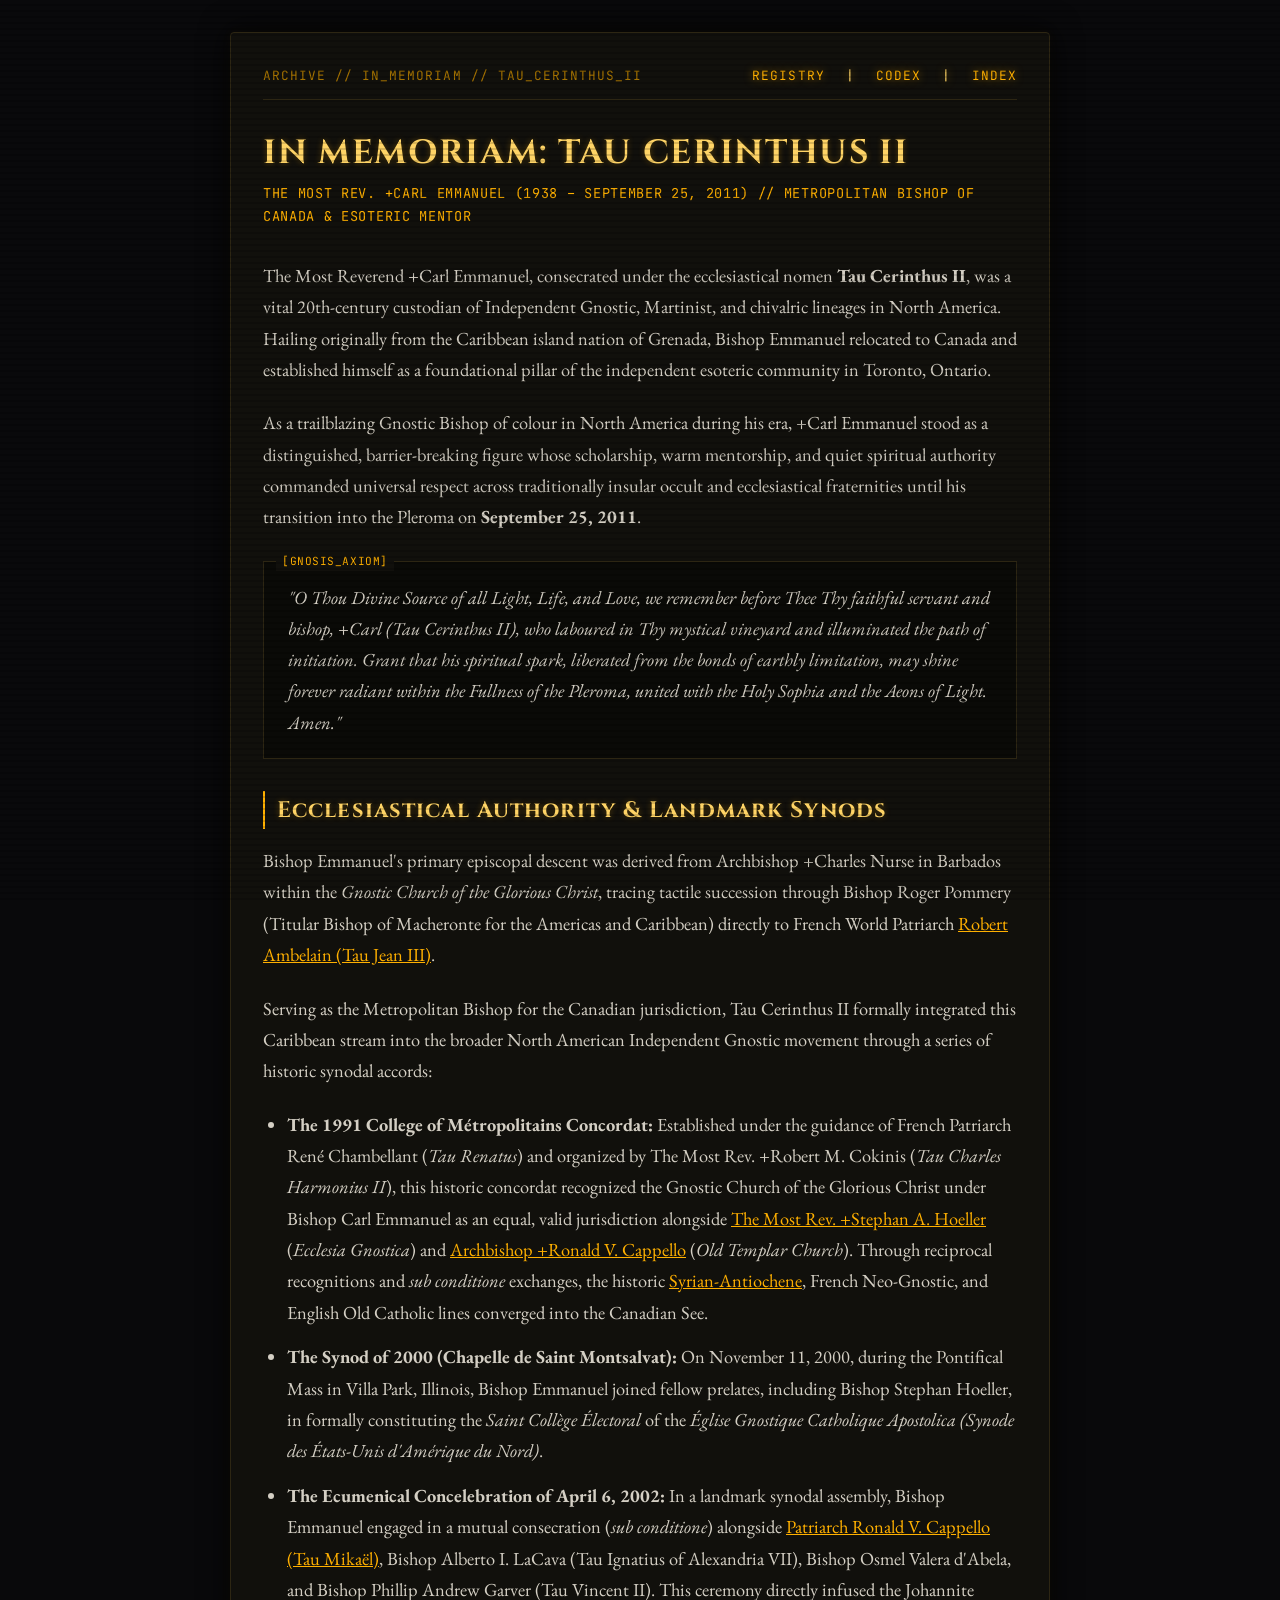
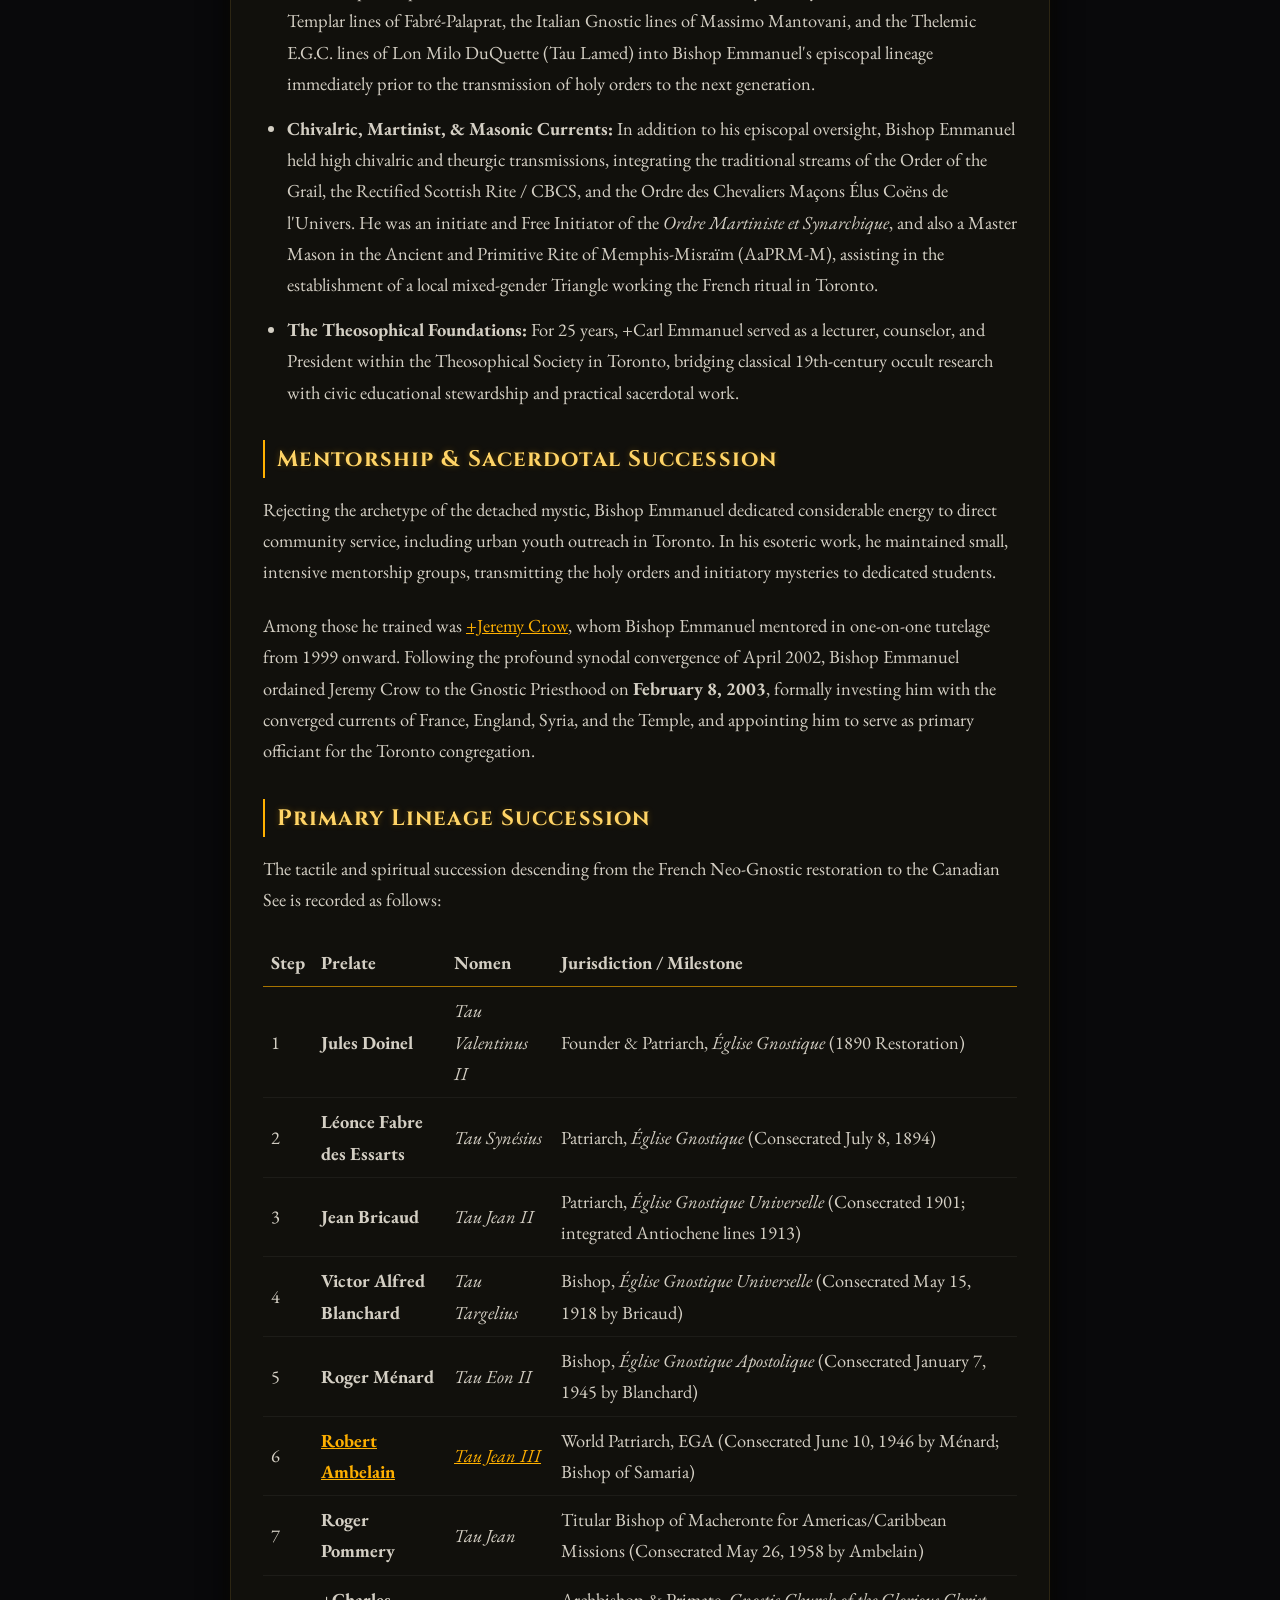
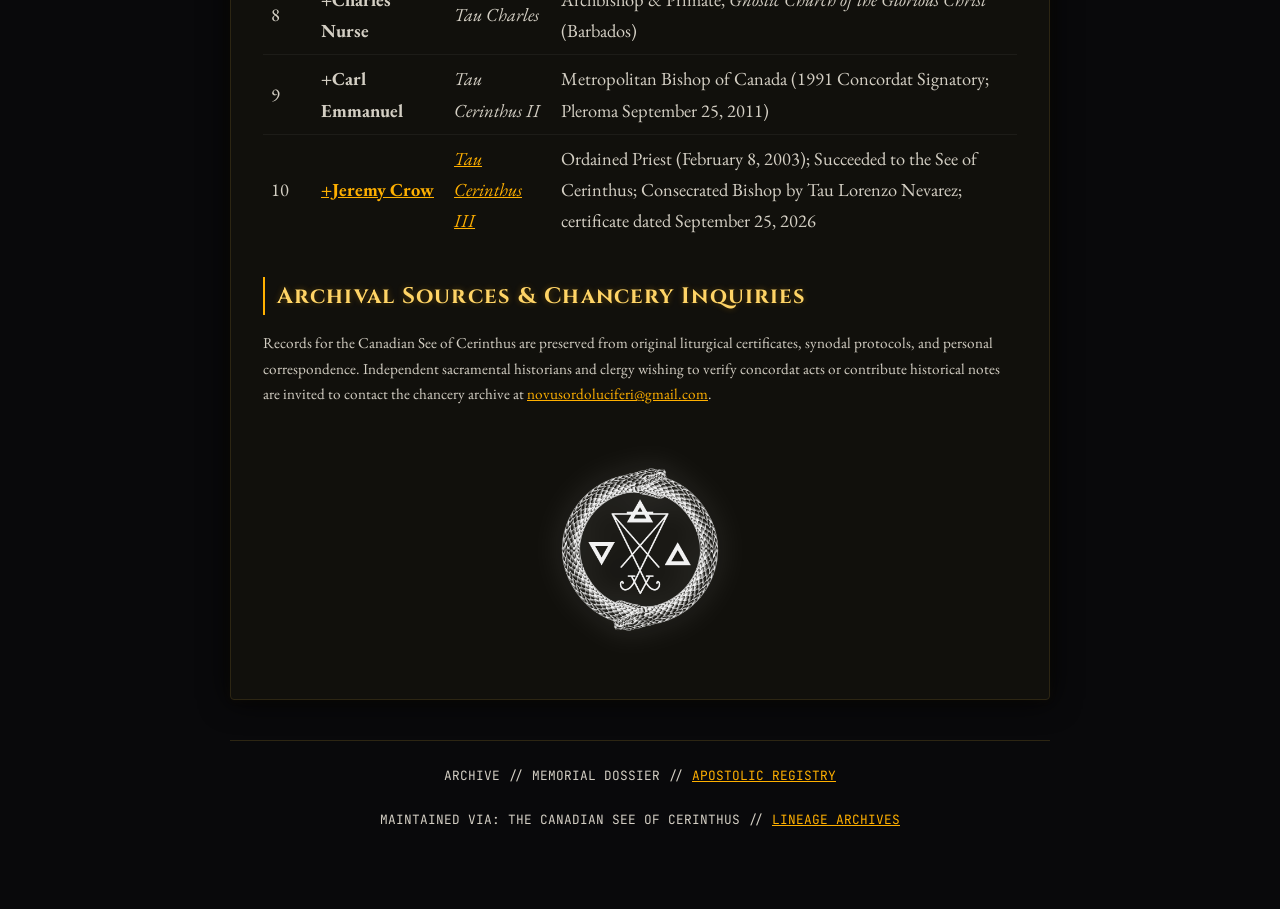
<file: tau-cerinthus-ii.html>
<!DOCTYPE html>
<html lang="en">
<head>
  <meta charset="UTF-8">
  <meta name="viewport" content="width=device-width, initial-scale=1.0">
  <title>In Memoriam: Tau Cerinthus II (+Carl Emmanuel) | Apostolic &amp; Gnostic Registry</title>
  <meta name="description" content="A memorial and historical archive commemorating the life, episcopal lineage, and esoteric legacy of The Most Rev. +Carl Emmanuel (Tau Cerinthus II), Metropolitan Bishop of Canada.">
  
  <!-- Fonts -->
  <link rel="preconnect" href="https://fonts.googleapis.com">
  <link rel="preconnect" href="https://fonts.gstatic.com" crossorigin>
  <link href="https://fonts.googleapis.com/css2?family=Cinzel:wght@500;700&family=EB+Garamond:ital,wght@0,400;0,600;1,400&family=JetBrains+Mono:wght@400;700&display=swap" rel="stylesheet">

  <!-- Shared External Stylesheet -->
  <link rel="stylesheet" href="style.css">
</head>
<body>

  <div class="container">
    <main class="terminal-frame">
      <div class="terminal-header">
        <span>ARCHIVE // IN_MEMORIAM // TAU_CERINTHUS_II</span>
        <span class="status-active">
          <a href="registry.html" style="color: var(--amber-base); text-decoration: none; margin-right: 0.75rem;">REGISTRY</a> |
          <a href="codex.html" style="color: var(--amber-base); text-decoration: none; margin: 0 0.75rem;">CODEX</a> |
          <a href="index.html" style="color: var(--amber-base); text-decoration: none; margin-left: 0.75rem;">INDEX</a>
        </span>
      </div>

      <header>
        <h1>In Memoriam: Tau Cerinthus II</h1>
        <div class="subtitle">THE MOST REV. +CARL EMMANUEL (1938 – SEPTEMBER 25, 2011) // METROPOLITAN BISHOP OF CANADA &amp; ESOTERIC MENTOR</div>
      </header>

      <section>
        <p>
          The Most Reverend +Carl Emmanuel, consecrated under the ecclesiastical nomen <strong>Tau Cerinthus II</strong>, was a vital 20th-century custodian of Independent Gnostic, Martinist, and chivalric lineages in North America. Hailing originally from the Caribbean island nation of Grenada, Bishop Emmanuel relocated to Canada and established himself as a foundational pillar of the independent esoteric community in Toronto, Ontario.
        </p>

        <p>
          As a trailblazing Gnostic Bishop of colour in North America during his era, +Carl Emmanuel stood as a distinguished, barrier-breaking figure whose scholarship, warm mentorship, and quiet spiritual authority commanded universal respect across traditionally insular occult and ecclesiastical fraternities until his transition into the Pleroma on <strong>September 25, 2011</strong>.
        </p>

        <div class="terminal-callout">
          "O Thou Divine Source of all Light, Life, and Love, we remember before Thee Thy faithful servant and bishop, +Carl (Tau Cerinthus II), who laboured in Thy mystical vineyard and illuminated the path of initiation. Grant that his spiritual spark, liberated from the bonds of earthly limitation, may shine forever radiant within the Fullness of the Pleroma, united with the Holy Sophia and the Aeons of Light. Amen."
        </div>

        <h2>Ecclesiastical Authority &amp; Landmark Synods</h2>
        <p>
          Bishop Emmanuel's primary episcopal descent was derived from Archbishop +Charles Nurse in Barbados within the <em>Gnostic Church of the Glorious Christ</em>, tracing tactile succession through Bishop Roger Pommery (Titular Bishop of Macheronte for the Americas and Caribbean) directly to French World Patriarch <a href="tau-jean-iii.html" style="color: var(--amber-base); text-decoration: underline;">Robert Ambelain (Tau Jean III)</a>.
        </p>

        <p>
          Serving as the Metropolitan Bishop for the Canadian jurisdiction, Tau Cerinthus II formally integrated this Caribbean stream into the broader North American Independent Gnostic movement through a series of historic synodal accords:
        </p>

        <ul style="margin: 1rem 0 1.5rem 1.5rem; color: var(--parchment);">
          <li style="margin-bottom: 0.85rem;">
            <strong>The 1991 College of Métropolitains Concordat:</strong> Established under the guidance of French Patriarch René Chambellant (<em>Tau Renatus</em>) and organized by The Most Rev. +Robert M. Cokinis (<em>Tau Charles Harmonius II</em>), this historic concordat recognized the Gnostic Church of the Glorious Christ under Bishop Carl Emmanuel as an equal, valid jurisdiction alongside <a href="tau-stephanus-i.html" style="color: var(--amber-base); text-decoration: underline;">The Most Rev. +Stephan A. Hoeller</a> (<em>Ecclesia Gnostica</em>) and <a href="tau-mikael-i.html" style="color: var(--amber-base); text-decoration: underline;">Archbishop +Ronald V. Cappello</a> (<em>Old Templar Church</em>). Through reciprocal recognitions and <em>sub conditione</em> exchanges, the historic <a href="syrian-antiochene-vilatte.html" style="color: var(--amber-base); text-decoration: underline;">Syrian-Antiochene</a>, French Neo-Gnostic, and English Old Catholic lines converged into the Canadian See.
          </li>
          <li style="margin-bottom: 0.85rem;">
            <strong>The Synod of 2000 (Chapelle de Saint Montsalvat):</strong> On November 11, 2000, during the Pontifical Mass in Villa Park, Illinois, Bishop Emmanuel joined fellow prelates, including Bishop Stephan Hoeller, in formally constituting the <em>Saint Collège Électoral</em> of the <em>Église Gnostique Catholique Apostolica (Synode des États-Unis d'Amérique du Nord)</em>.
          </li>
          <li style="margin-bottom: 0.85rem;">
            <strong>The Ecumenical Concelebration of April 6, 2002:</strong> In a landmark synodal assembly, Bishop Emmanuel engaged in a mutual consecration (<em>sub conditione</em>) alongside <a href="tau-mikael-i.html" style="color: var(--amber-base); text-decoration: underline;">Patriarch Ronald V. Cappello (Tau Mikaël)</a>, Bishop Alberto I. LaCava (Tau Ignatius of Alexandria VII), Bishop Osmel Valera d'Abela, and Bishop Phillip Andrew Garver (Tau Vincent II). This ceremony directly infused the Johannite Templar lines of Fabré-Palaprat, the Italian Gnostic lines of Massimo Mantovani, and the Thelemic E.G.C. lines of Lon Milo DuQuette (Tau Lamed) into Bishop Emmanuel's episcopal lineage immediately prior to the transmission of holy orders to the next generation.
          </li>
          <li style="margin-bottom: 0.85rem;">
            <strong>Chivalric, Martinist, &amp; Masonic Currents:</strong> In addition to his episcopal oversight, Bishop Emmanuel held high chivalric and theurgic transmissions, integrating the traditional streams of the Order of the Grail, the Rectified Scottish Rite / CBCS, and the Ordre des Chevaliers Maçons Élus Coëns de l'Univers. He was an initiate and Free Initiator of the <em>Ordre Martiniste et Synarchique</em>, and also a Master Mason in the Ancient and Primitive Rite of Memphis-Misraïm (AaPRM-M), assisting in the establishment of a local mixed-gender Triangle working the French ritual in Toronto.
          </li>
          <li style="margin-bottom: 0.85rem;">
            <strong>The Theosophical Foundations:</strong> For 25 years, +Carl Emmanuel served as a lecturer, counselor, and President within the Theosophical Society in Toronto, bridging classical 19th-century occult research with civic educational stewardship and practical sacerdotal work.
          </li>
        </ul>

        <h2>Mentorship &amp; Sacerdotal Succession</h2>
        <p>
          Rejecting the archetype of the detached mystic, Bishop Emmanuel dedicated considerable energy to direct community service, including urban youth outreach in Toronto. In his esoteric work, he maintained small, intensive mentorship groups, transmitting the holy orders and initiatory mysteries to dedicated students.
        </p>

        <p>
          Among those he trained was <a href="tau-cerinthus-iii.html" style="color: var(--amber-base); text-decoration: underline;">+Jeremy Crow</a>, whom Bishop Emmanuel mentored in one-on-one tutelage from 1999 onward. Following the profound synodal convergence of April 2002, Bishop Emmanuel ordained Jeremy Crow to the Gnostic Priesthood on <strong>February 8, 2003</strong>, formally investing him with the converged currents of France, England, Syria, and the Temple, and appointing him to serve as primary officiant for the Toronto congregation.
        </p>

        <h2>Primary Lineage Succession</h2>
        <p>
          The tactile and spiritual succession descending from the French Neo-Gnostic restoration to the Canadian See is recorded as follows:
        </p>

        <table class="matrix-table" style="width: 100%; margin: 1.5rem 0; border-collapse: collapse;">
          <thead>
            <tr style="border-bottom: 1px solid var(--amber-dim); text-align: left;">
              <th style="padding: 0.5rem;">Step</th>
              <th style="padding: 0.5rem;">Prelate</th>
              <th style="padding: 0.5rem;">Nomen</th>
              <th style="padding: 0.5rem;">Jurisdiction / Milestone</th>
            </tr>
          </thead>
          <tbody>
            <tr style="border-bottom: 1px solid rgba(255,255,255,0.05);">
              <td style="padding: 0.5rem;">1</td>
              <td style="padding: 0.5rem;"><strong>Jules Doinel</strong></td>
              <td style="padding: 0.5rem;"><em>Tau Valentinus II</em></td>
              <td style="padding: 0.5rem;">Founder &amp; Patriarch, <em>Église Gnostique</em> (1890 Restoration)</td>
            </tr>
            <tr style="border-bottom: 1px solid rgba(255,255,255,0.05);">
              <td style="padding: 0.5rem;">2</td>
              <td style="padding: 0.5rem;"><strong>Léonce Fabre des Essarts</strong></td>
              <td style="padding: 0.5rem;"><em>Tau Synésius</em></td>
              <td style="padding: 0.5rem;">Patriarch, <em>Église Gnostique</em> (Consecrated July 8, 1894)</td>
            </tr>
            <tr style="border-bottom: 1px solid rgba(255,255,255,0.05);">
              <td style="padding: 0.5rem;">3</td>
              <td style="padding: 0.5rem;"><strong>Jean Bricaud</strong></td>
              <td style="padding: 0.5rem;"><em>Tau Jean II</em></td>
              <td style="padding: 0.5rem;">Patriarch, <em>Église Gnostique Universelle</em> (Consecrated 1901; integrated Antiochene lines 1913)</td>
            </tr>
            <tr style="border-bottom: 1px solid rgba(255,255,255,0.05);">
              <td style="padding: 0.5rem;">4</td>
              <td style="padding: 0.5rem;"><strong>Victor Alfred Blanchard</strong></td>
              <td style="padding: 0.5rem;"><em>Tau Targelius</em></td>
              <td style="padding: 0.5rem;">Bishop, <em>Église Gnostique Universelle</em> (Consecrated May 15, 1918 by Bricaud)</td>
            </tr>
            <tr style="border-bottom: 1px solid rgba(255,255,255,0.05);">
              <td style="padding: 0.5rem;">5</td>
              <td style="padding: 0.5rem;"><strong>Roger Ménard</strong></td>
              <td style="padding: 0.5rem;"><em>Tau Eon II</em></td>
              <td style="padding: 0.5rem;">Bishop, <em>Église Gnostique Apostolique</em> (Consecrated January 7, 1945 by Blanchard)</td>
            </tr>
            <tr style="border-bottom: 1px solid rgba(255,255,255,0.05);">
              <td style="padding: 0.5rem;">6</td>
              <td style="padding: 0.5rem;"><strong><a href="tau-jean-iii.html" style="color: var(--amber-base); text-decoration: underline;">Robert Ambelain</a></strong></td>
              <td style="padding: 0.5rem;"><em><a href="tau-jean-iii.html" style="color: var(--amber-base); text-decoration: underline;">Tau Jean III</a></em></td>
              <td style="padding: 0.5rem;">World Patriarch, EGA (Consecrated June 10, 1946 by Ménard; Bishop of Samaria)</td>
            </tr>
            <tr style="border-bottom: 1px solid rgba(255,255,255,0.05);">
              <td style="padding: 0.5rem;">7</td>
              <td style="padding: 0.5rem;"><strong>Roger Pommery</strong></td>
              <td style="padding: 0.5rem;"><em>Tau Jean</em></td>
              <td style="padding: 0.5rem;">Titular Bishop of Macheronte for Americas/Caribbean Missions (Consecrated May 26, 1958 by Ambelain)</td>
            </tr>
            <tr style="border-bottom: 1px solid rgba(255,255,255,0.05);">
              <td style="padding: 0.5rem;">8</td>
              <td style="padding: 0.5rem;"><strong>+Charles Nurse</strong></td>
              <td style="padding: 0.5rem;"><em>Tau Charles</em></td>
              <td style="padding: 0.5rem;">Archbishop &amp; Primate, <em>Gnostic Church of the Glorious Christ</em> (Barbados)</td>
            </tr>
            <tr style="border-bottom: 1px solid rgba(255,255,255,0.05);">
              <td style="padding: 0.5rem;">9</td>
              <td style="padding: 0.5rem;"><strong>+Carl Emmanuel</strong></td>
              <td style="padding: 0.5rem;"><em>Tau Cerinthus II</em></td>
              <td style="padding: 0.5rem;">Metropolitan Bishop of Canada (1991 Concordat Signatory; Pleroma September 25, 2011)</td>
            </tr>
            <tr>
              <td style="padding: 0.5rem;">10</td>
              <td style="padding: 0.5rem;"><strong><a href="tau-cerinthus-iii.html" style="color: var(--amber-base); text-decoration: underline;">+Jeremy Crow</a></strong></td>
              <td style="padding: 0.5rem;"><em><a href="tau-cerinthus-iii.html" style="color: var(--amber-base); text-decoration: underline;">Tau Cerinthus III</a></em></td>
              <td style="padding: 0.5rem;">Ordained Priest (February 8, 2003); Succeeded to the See of Cerinthus; Consecrated Bishop by Tau Lorenzo Nevarez; certificate dated September 25, 2026</td>
            </tr>
          </tbody>
        </table>

        <h2>Archival Sources &amp; Chancery Inquiries</h2>
        <p style="font-size: 0.95rem; color: var(--parchment-dim);">
          Records for the Canadian See of Cerinthus are preserved from original liturgical certificates, synodal protocols, and personal correspondence. Independent sacramental historians and clergy wishing to verify concordat acts or contribute historical notes are invited to contact the chancery archive at <a href="mailto:novusordoluciferi@gmail.com" style="color: var(--amber-base); text-decoration: underline;">novusordoluciferi@gmail.com</a>.
        </p>
      </section>

      <div class="emblem-container">
        <img src="GnosticLuciferianAlchemyBWTPB.png" alt="Gnostic Seal" class="emblem-img">
      </div>
    </main>

    <footer>
      <p>ARCHIVE // MEMORIAL DOSSIER // <a href="registry.html" style="color: var(--amber-base); text-decoration: underline;">APOSTOLIC REGISTRY</a></p>
      <p>MAINTAINED VIA: THE CANADIAN SEE OF CERINTHUS // <a href="registry.html" style="color: var(--amber-base); text-decoration: underline;">LINEAGE ARCHIVES</a></p>
    </footer>
  </div>

</body>
</html>
</file>
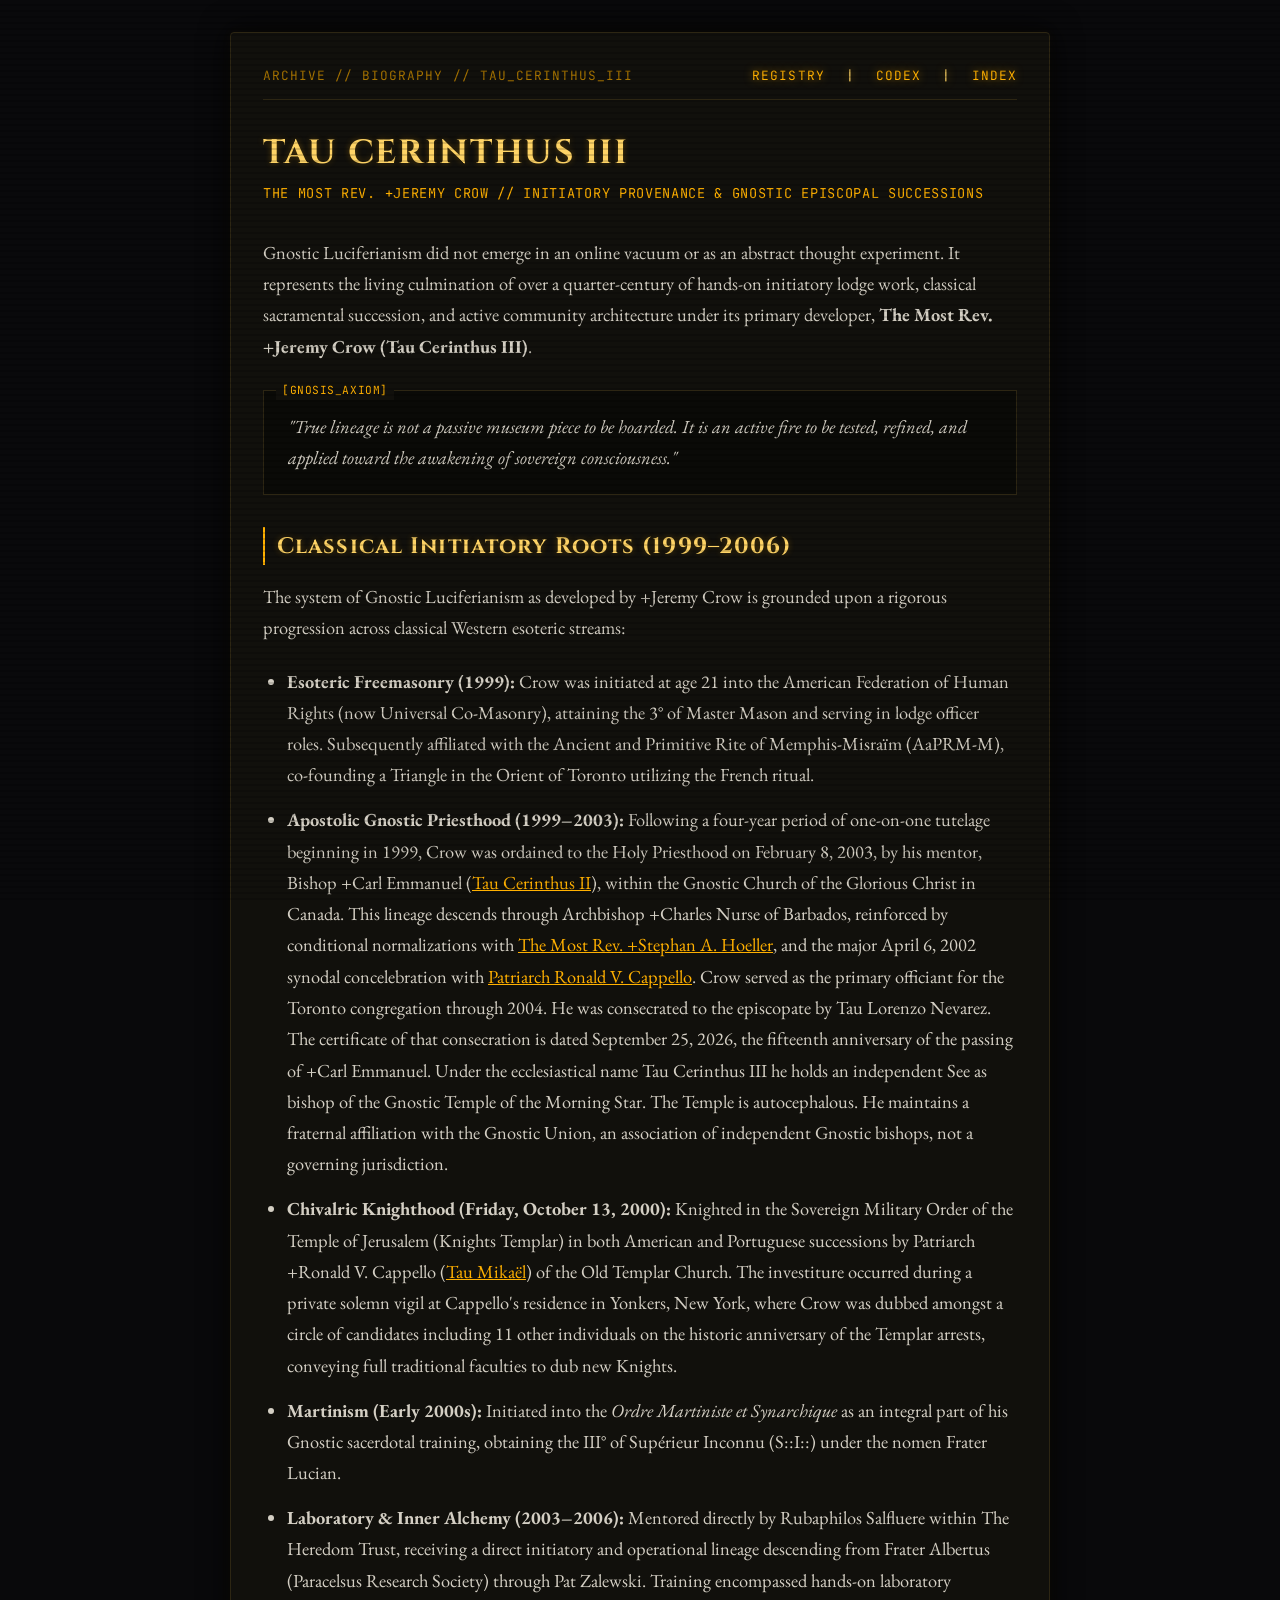
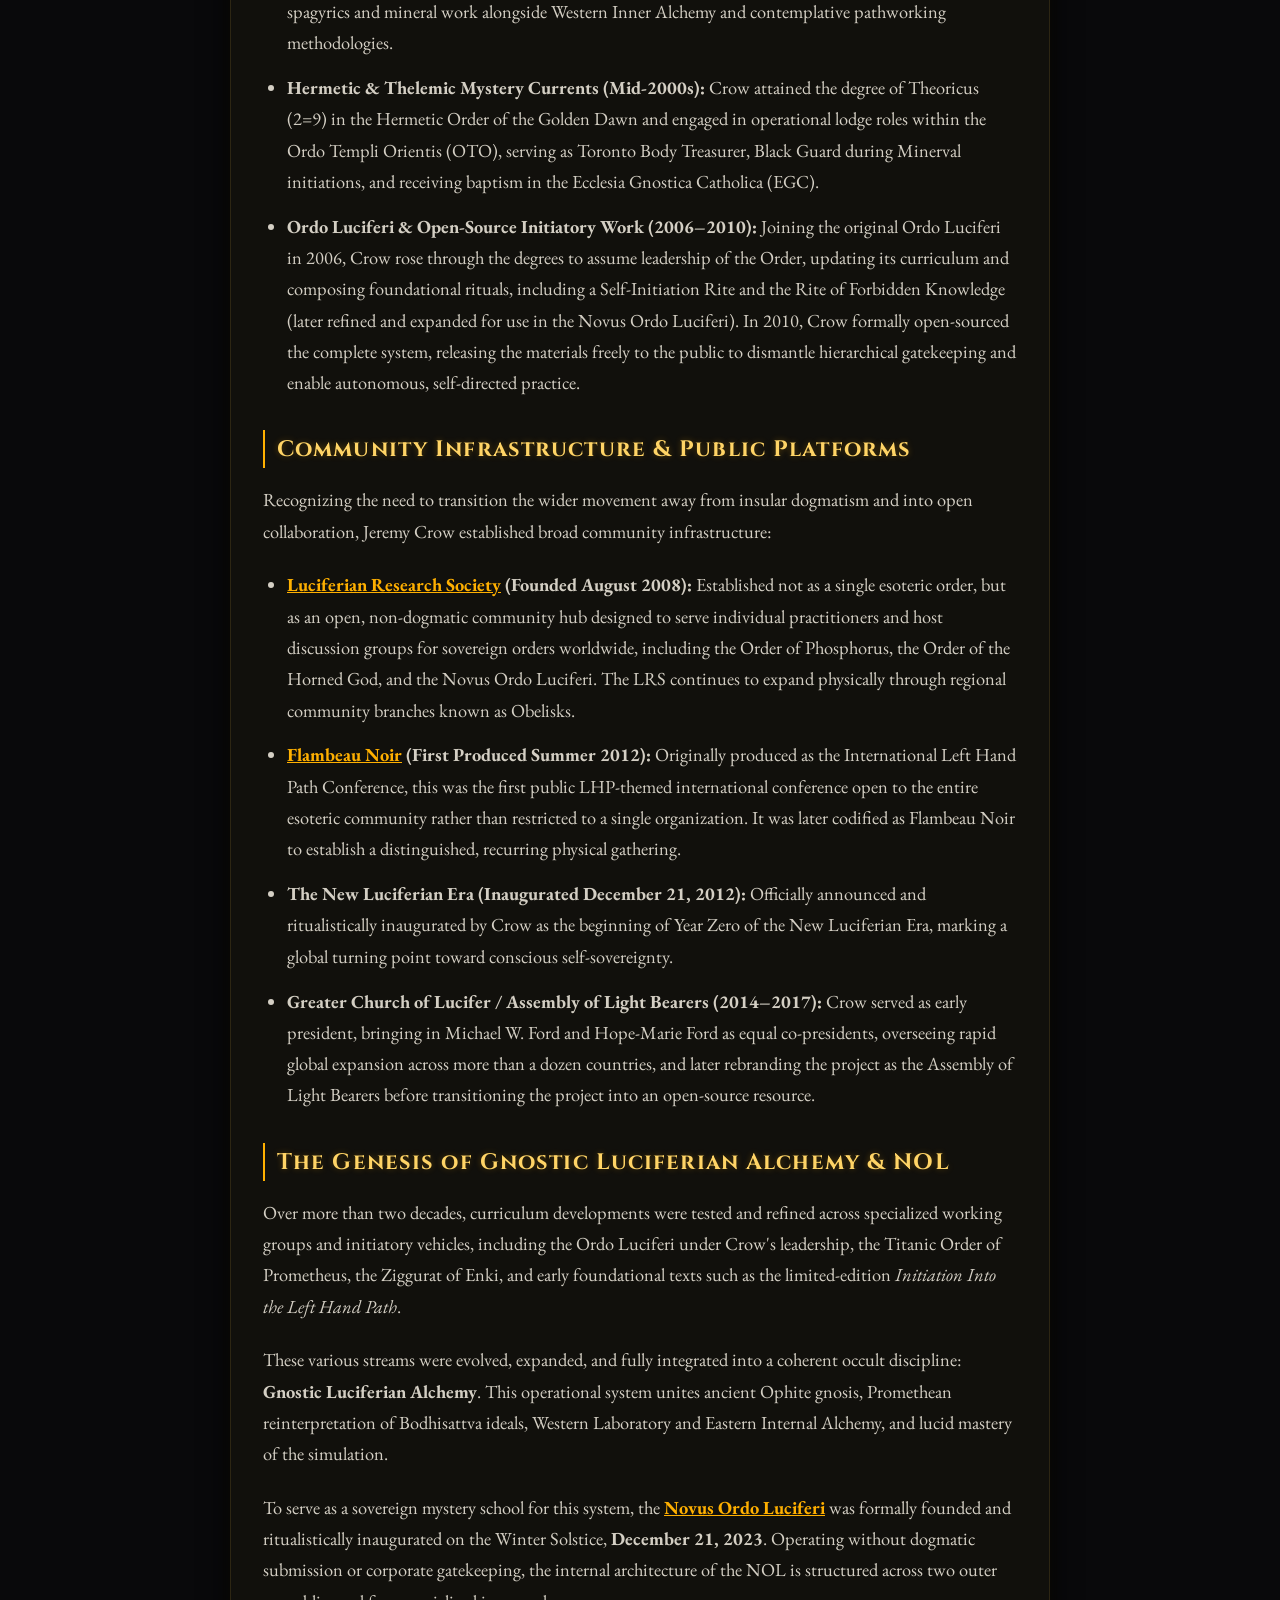
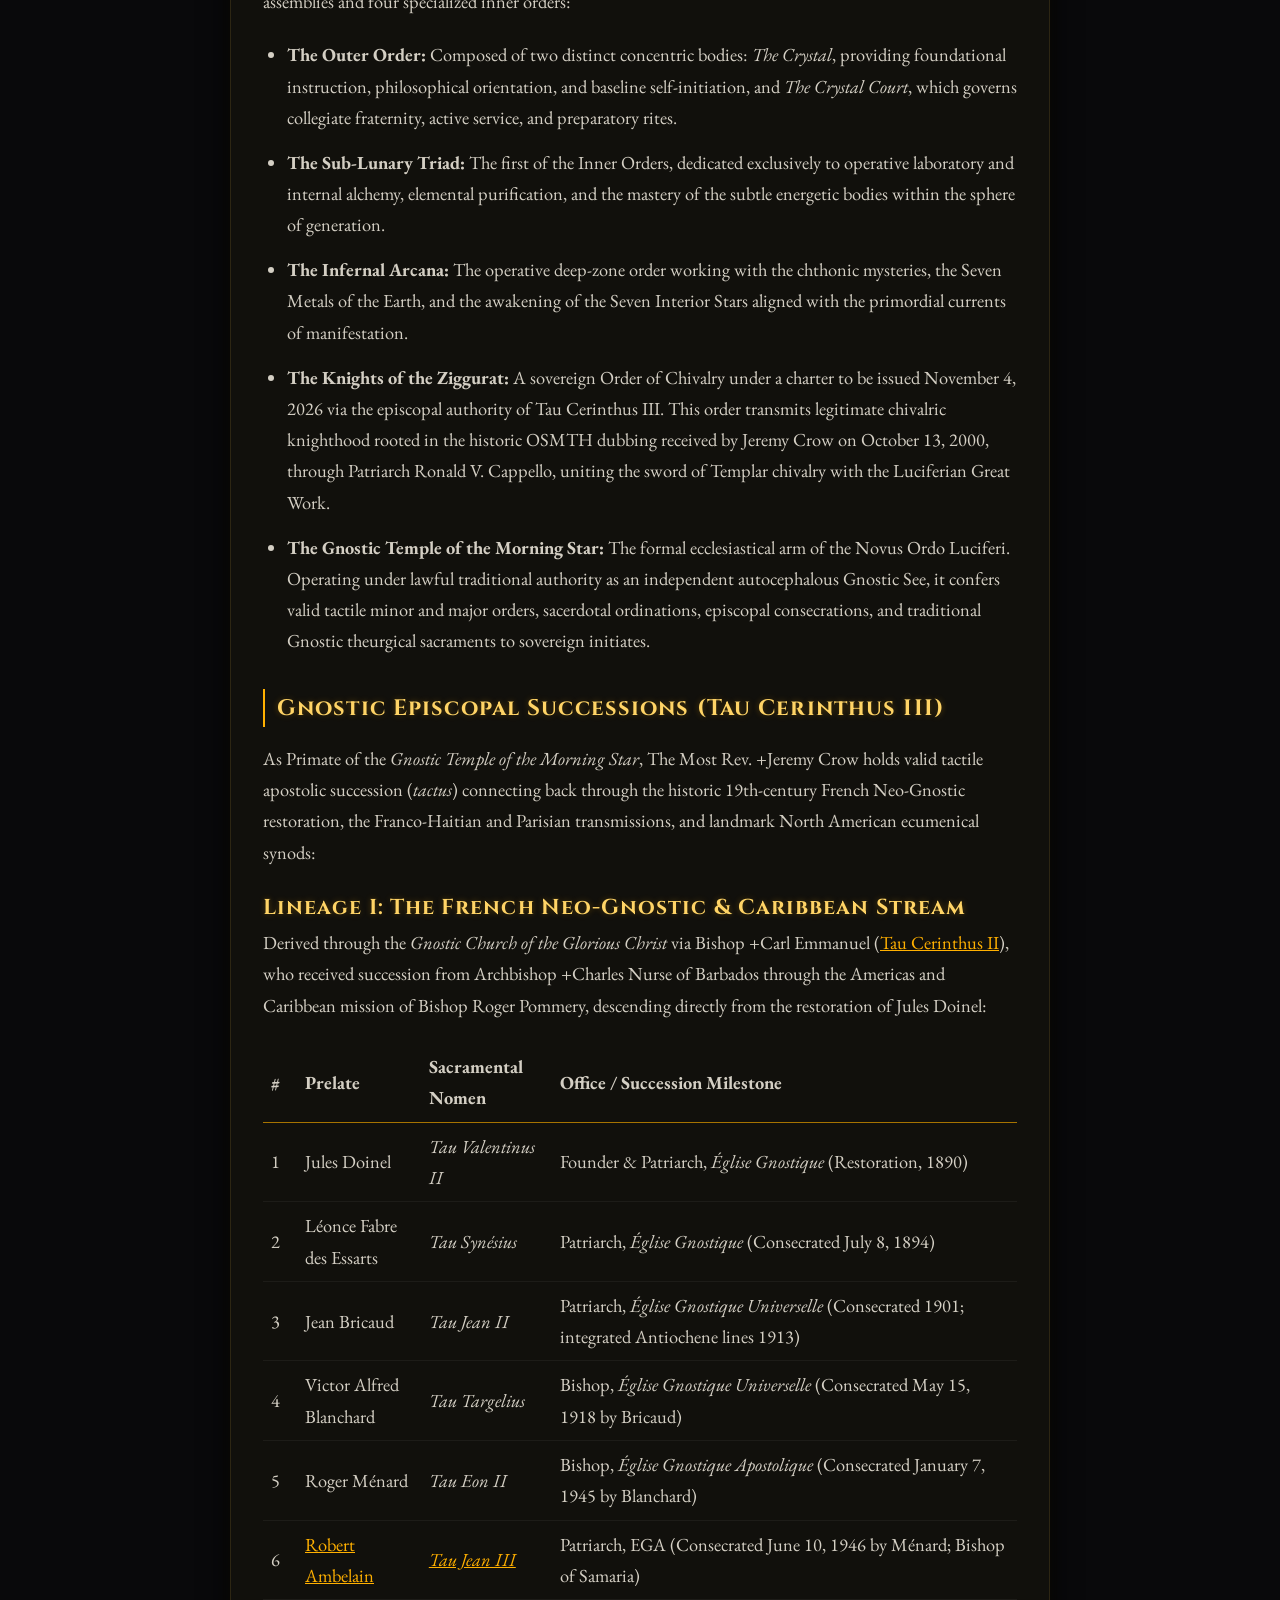
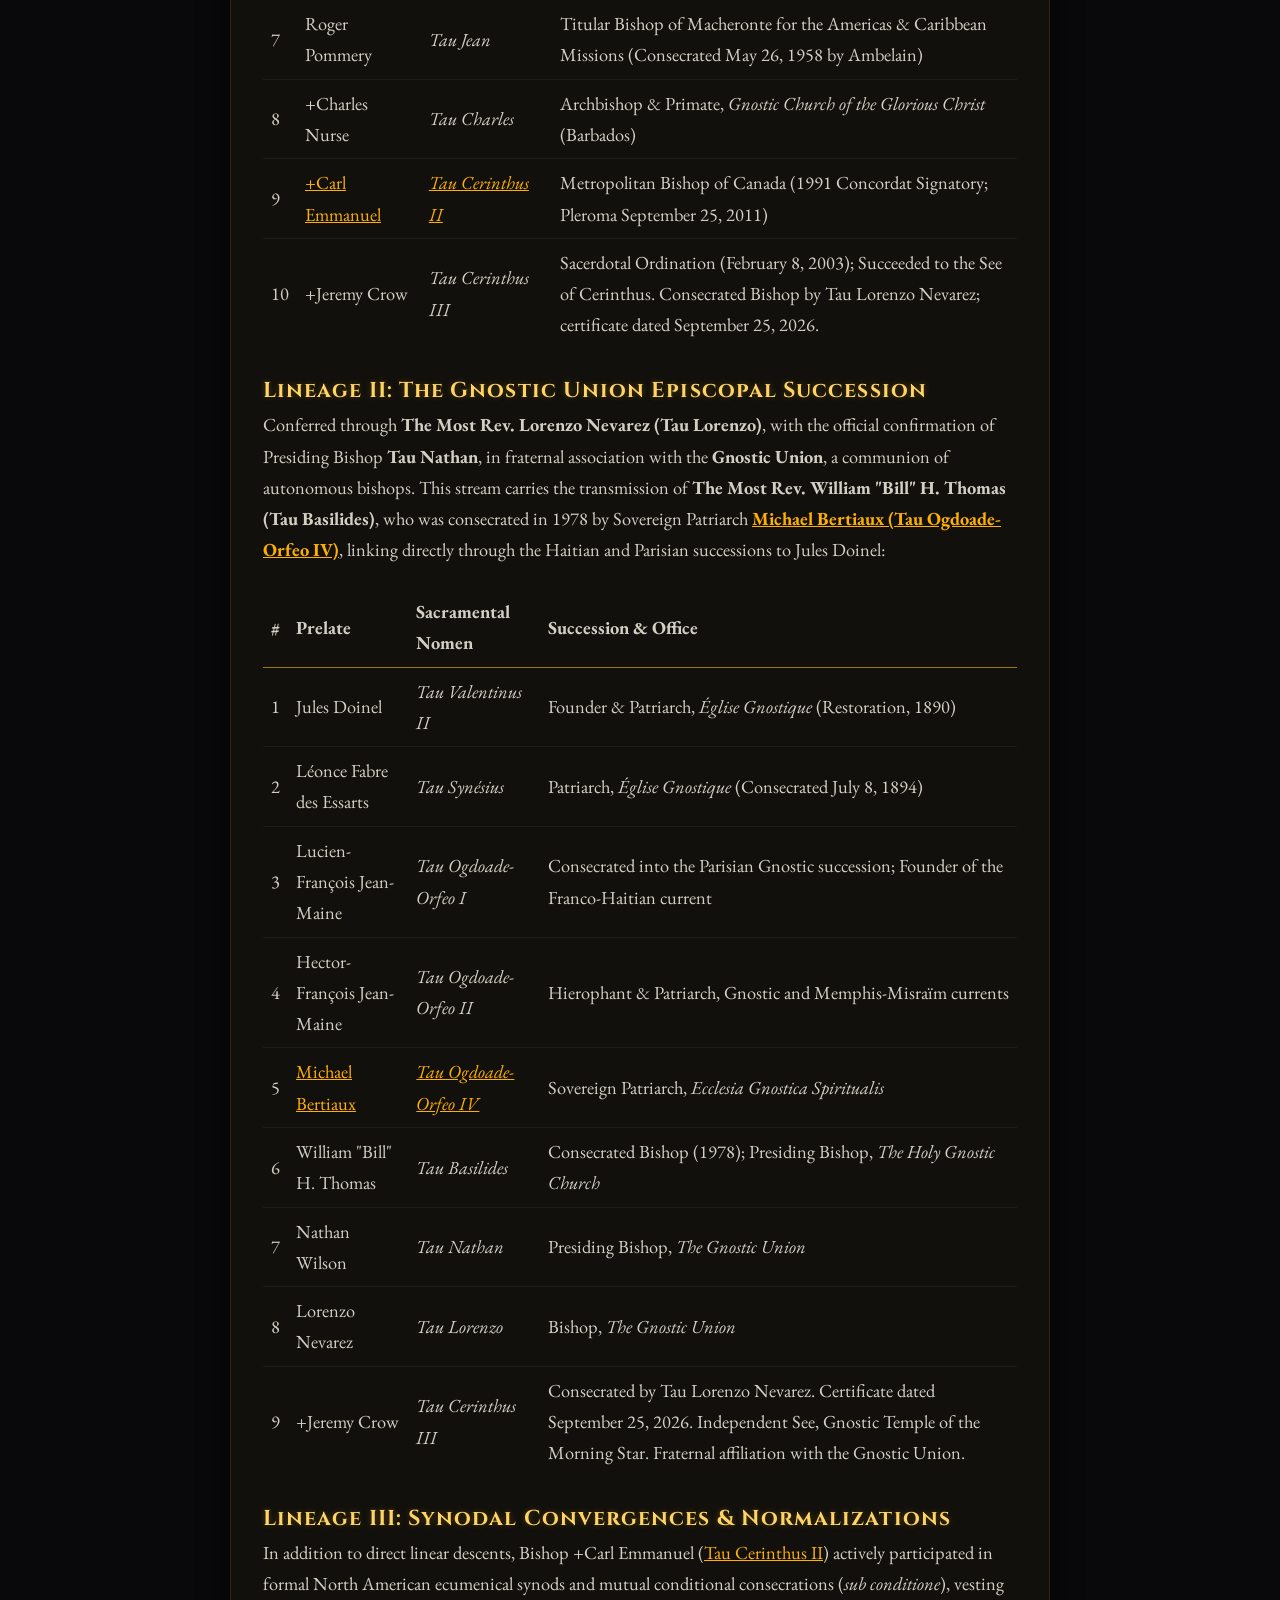
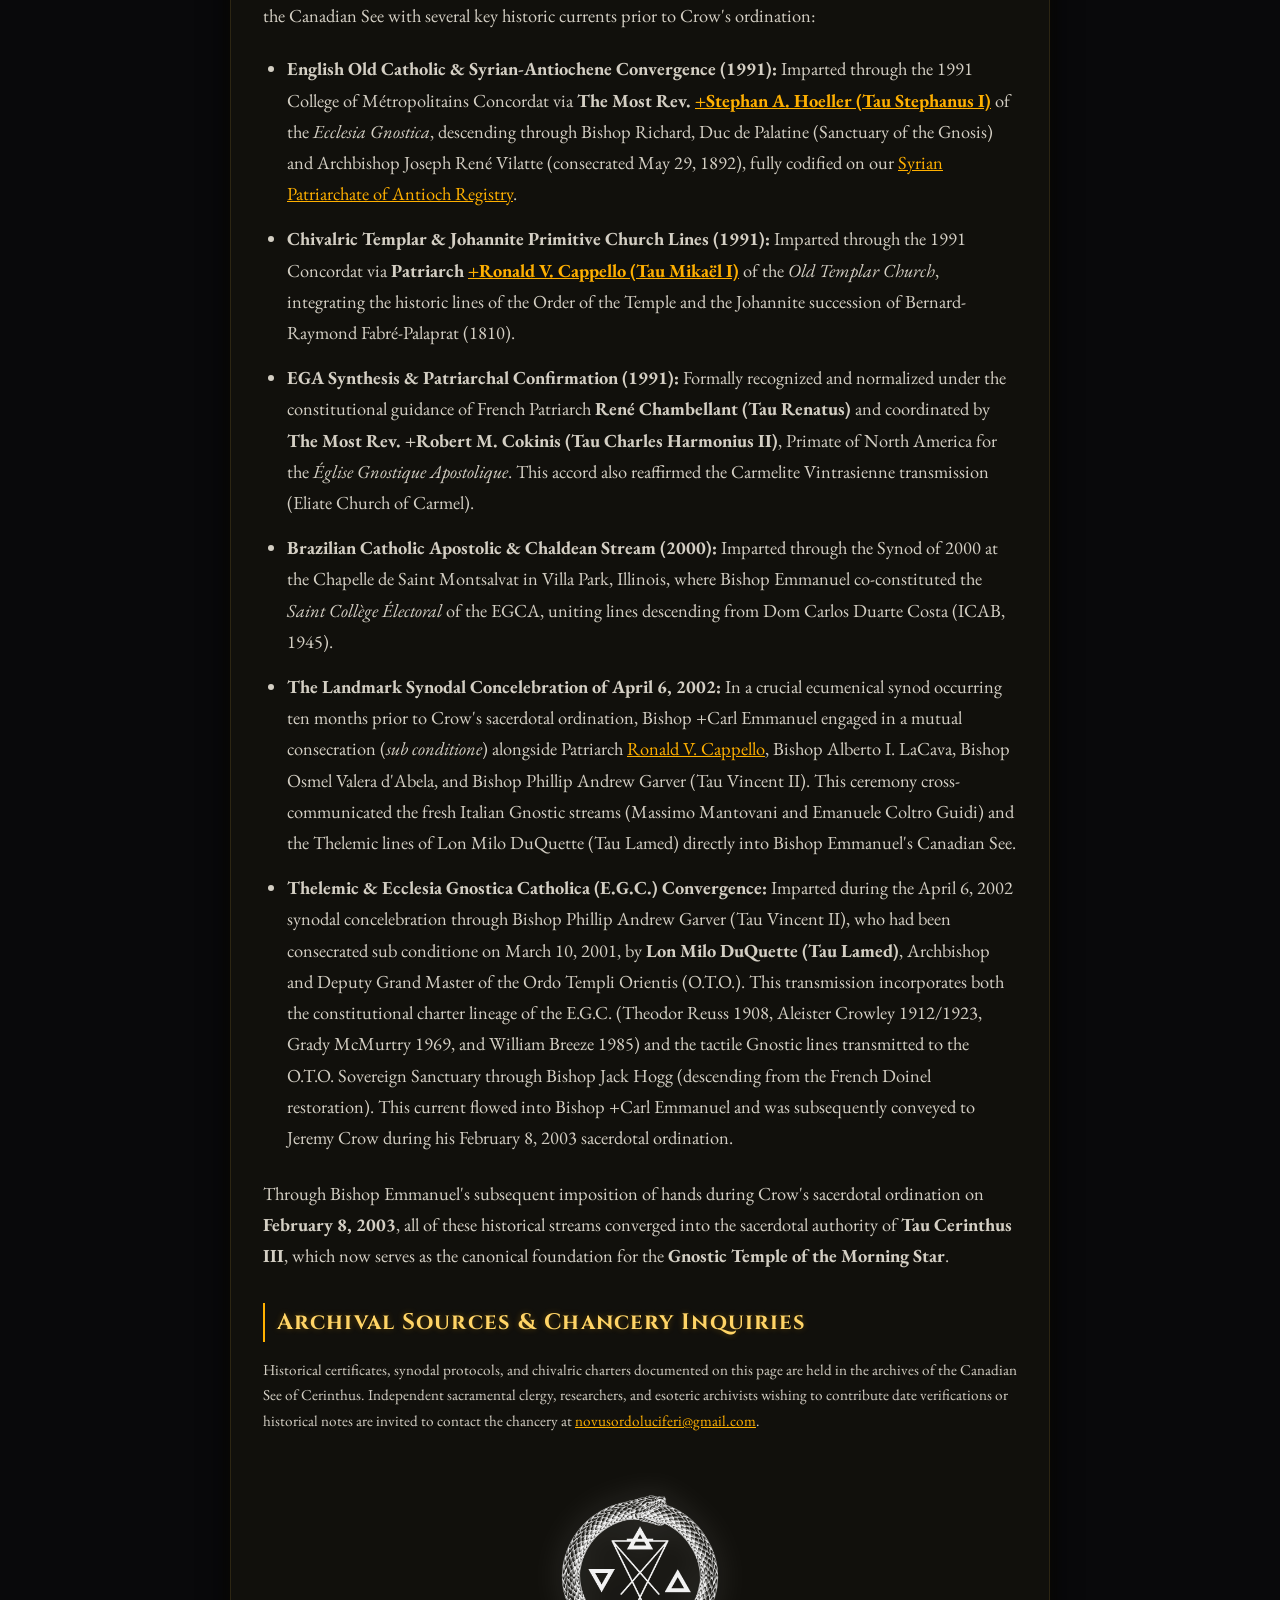
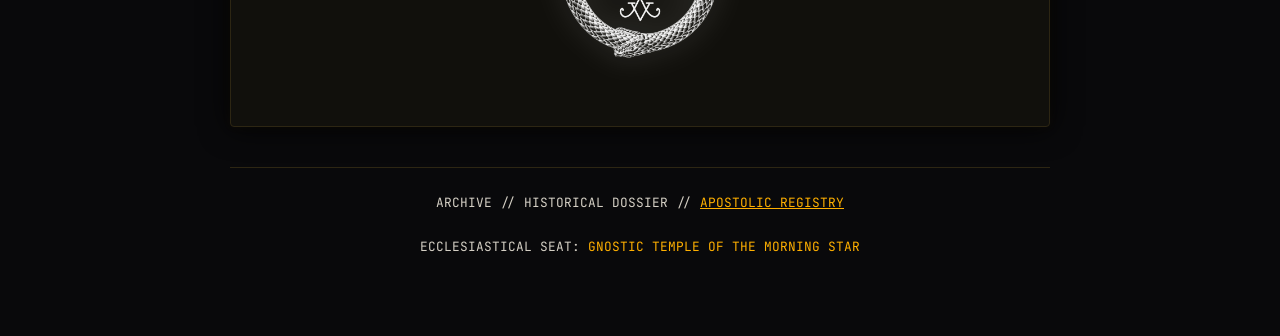
<file: tau-cerinthus-iii.html>
<!DOCTYPE html>
<html lang="en">
<head>
  <meta charset="UTF-8">
  <meta name="viewport" content="width=device-width, initial-scale=1.0">
  <title>Tau Cerinthus III (+Jeremy Crow) | Apostolic &amp; Gnostic Registry</title>
  <meta name="description" content="Biographical profile, traditional initiatory provenance, and episcopal successions of The Most Rev. Jeremy Crow (Tau Cerinthus III).">
  
  <!-- Fonts -->
  <link rel="preconnect" href="https://fonts.googleapis.com">
  <link rel="preconnect" href="https://fonts.gstatic.com" crossorigin>
  <link href="https://fonts.googleapis.com/css2?family=Cinzel:wght@500;700&family=EB+Garamond:ital,wght@0,400;0,600;1,400&family=JetBrains+Mono:wght@400;700&display=swap" rel="stylesheet">

  <!-- Shared External Stylesheet -->
  <link rel="stylesheet" href="style.css">
</head>
<body>

  <div class="container">
    <main class="terminal-frame">
      <div class="terminal-header">
        <span>ARCHIVE // BIOGRAPHY // TAU_CERINTHUS_III</span>
        <span class="status-active">
          <a href="registry.html" style="color: var(--amber-base); text-decoration: none; margin-right: 0.75rem;">REGISTRY</a> |
          <a href="codex.html" style="color: var(--amber-base); text-decoration: none; margin: 0 0.75rem;">CODEX</a> |
          <a href="index.html" style="color: var(--amber-base); text-decoration: none; margin-left: 0.75rem;">INDEX</a>
        </span>
      </div>

      <header>
        <h1>Tau Cerinthus III</h1>
        <div class="subtitle">THE MOST REV. +JEREMY CROW // INITIATORY PROVENANCE &amp; GNOSTIC EPISCOPAL SUCCESSIONS</div>
      </header>

      <section>
        <p>
          Gnostic Luciferianism did not emerge in an online vacuum or as an abstract thought experiment. It represents the living culmination of over a quarter-century of hands-on initiatory lodge work, classical sacramental succession, and active community architecture under its primary developer, <strong>The Most Rev. +Jeremy Crow (Tau Cerinthus III)</strong>.
        </p>

        <div class="terminal-callout">
          "True lineage is not a passive museum piece to be hoarded. It is an active fire to be tested, refined, and applied toward the awakening of sovereign consciousness."
        </div>

        <h2>Classical Initiatory Roots (1999–2006)</h2>
        <p>
          The system of Gnostic Luciferianism as developed by +Jeremy Crow is grounded upon a rigorous progression across classical Western esoteric streams:
        </p>

        <ul style="margin: 1rem 0 1.5rem 1.5rem; color: var(--parchment);">
          <li style="margin-bottom: 0.85rem;">
            <strong>Esoteric Freemasonry (1999):</strong> Crow was initiated at age 21 into the American Federation of Human Rights (now Universal Co-Masonry), attaining the 3° of Master Mason and serving in lodge officer roles. Subsequently affiliated with the Ancient and Primitive Rite of Memphis-Misraïm (AaPRM-M), co-founding a Triangle in the Orient of Toronto utilizing the French ritual.
          </li>
          <li style="margin-bottom: 0.85rem;">
            <strong>Apostolic Gnostic Priesthood (1999–2003):</strong> Following a four-year period of one-on-one tutelage beginning in 1999, Crow was ordained to the Holy Priesthood on February 8, 2003, by his mentor, Bishop +Carl Emmanuel (<a href="tau-cerinthus-ii.html" style="color: var(--amber-base); text-decoration: underline;">Tau Cerinthus II</a>), within the Gnostic Church of the Glorious Christ in Canada. This lineage descends through Archbishop +Charles Nurse of Barbados, reinforced by conditional normalizations with <a href="tau-stephanus-i.html" style="color: var(--amber-base); text-decoration: underline;">The Most Rev. +Stephan A. Hoeller</a>, and the major April 6, 2002 synodal concelebration with <a href="tau-mikael-i.html" style="color: var(--amber-base); text-decoration: underline;">Patriarch Ronald V. Cappello</a>. Crow served as the primary officiant for the Toronto congregation through 2004. He was consecrated to the episcopate by Tau Lorenzo Nevarez. The certificate of that consecration is dated September 25, 2026, the fifteenth anniversary of the passing of +Carl Emmanuel. Under the ecclesiastical name Tau Cerinthus III he holds an independent See as bishop of the Gnostic Temple of the Morning Star. The Temple is autocephalous. He maintains a fraternal affiliation with the Gnostic Union, an association of independent Gnostic bishops, not a governing jurisdiction.
          </li>
          <li style="margin-bottom: 0.85rem;">
            <strong>Chivalric Knighthood (Friday, October 13, 2000):</strong> Knighted in the Sovereign Military Order of the Temple of Jerusalem (Knights Templar) in both American and Portuguese successions by Patriarch +Ronald V. Cappello (<a href="tau-mikael-i.html" style="color: var(--amber-base); text-decoration: underline;">Tau Mikaël</a>) of the Old Templar Church. The investiture occurred during a private solemn vigil at Cappello's residence in Yonkers, New York, where Crow was dubbed amongst a circle of candidates including 11 other individuals on the historic anniversary of the Templar arrests, conveying full traditional faculties to dub new Knights.
          </li>
          <li style="margin-bottom: 0.85rem;">
            <strong>Martinism (Early 2000s):</strong> Initiated into the <em>Ordre Martiniste et Synarchique</em> as an integral part of his Gnostic sacerdotal training, obtaining the III° of Supérieur Inconnu (S::I::) under the nomen Frater Lucian.
          </li>
          <li style="margin-bottom: 0.85rem;">
            <strong>Laboratory &amp; Inner Alchemy (2003–2006):</strong> Mentored directly by Rubaphilos Salfluere within The Heredom Trust, receiving a direct initiatory and operational lineage descending from Frater Albertus (Paracelsus Research Society) through Pat Zalewski. Training encompassed hands-on laboratory spagyrics and mineral work alongside Western Inner Alchemy and contemplative pathworking methodologies.
          </li>
          <li style="margin-bottom: 0.85rem;">
            <strong>Hermetic &amp; Thelemic Mystery Currents (Mid-2000s):</strong> Crow attained the degree of Theoricus (2=9) in the Hermetic Order of the Golden Dawn and engaged in operational lodge roles within the Ordo Templi Orientis (OTO), serving as Toronto Body Treasurer, Black Guard during Minerval initiations, and receiving baptism in the Ecclesia Gnostica Catholica (EGC).
          </li>
          <li style="margin-bottom: 0.85rem;">
            <strong>Ordo Luciferi &amp; Open-Source Initiatory Work (2006–2010):</strong> Joining the original Ordo Luciferi in 2006, Crow rose through the degrees to assume leadership of the Order, updating its curriculum and composing foundational rituals, including a Self-Initiation Rite and the Rite of Forbidden Knowledge (later refined and expanded for use in the Novus Ordo Luciferi). In 2010, Crow formally open-sourced the complete system, releasing the materials freely to the public to dismantle hierarchical gatekeeping and enable autonomous, self-directed practice.
          </li>
        </ul>

        <h2>Community Infrastructure &amp; Public Platforms</h2>
        <p>
          Recognizing the need to transition the wider movement away from insular dogmatism and into open collaboration, Jeremy Crow established broad community infrastructure:
        </p>

        <ul style="margin: 1rem 0 1.5rem 1.5rem; color: var(--parchment);">
          <li style="margin-bottom: 0.85rem;">
            <strong><a href="https://www.luciferianresearch.org/" target="_blank" rel="noopener" style="color: var(--amber-base); text-decoration: underline;">Luciferian Research Society</a> (Founded August 2008):</strong> Established not as a single esoteric order, but as an open, non-dogmatic community hub designed to serve individual practitioners and host discussion groups for sovereign orders worldwide, including the Order of Phosphorus, the Order of the Horned God, and the Novus Ordo Luciferi. The LRS continues to expand physically through regional community branches known as Obelisks.
          </li>
          <li style="margin-bottom: 0.85rem;">
            <strong><a href="https://flambeaunoir.org/" target="_blank" rel="noopener" style="color: var(--amber-base); text-decoration: underline;">Flambeau Noir</a> (First Produced Summer 2012):</strong> Originally produced as the International Left Hand Path Conference, this was the first public LHP-themed international conference open to the entire esoteric community rather than restricted to a single organization. It was later codified as Flambeau Noir to establish a distinguished, recurring physical gathering.
          </li>
          <li style="margin-bottom: 0.85rem;">
            <strong>The New Luciferian Era (Inaugurated December 21, 2012):</strong> Officially announced and ritualistically inaugurated by Crow as the beginning of Year Zero of the New Luciferian Era, marking a global turning point toward conscious self-sovereignty.
          </li>
          <li style="margin-bottom: 0.85rem;">
            <strong>Greater Church of Lucifer / Assembly of Light Bearers (2014–2017):</strong> Crow served as early president, bringing in Michael W. Ford and Hope-Marie Ford as equal co-presidents, overseeing rapid global expansion across more than a dozen countries, and later rebranding the project as the Assembly of Light Bearers before transitioning the project into an open-source resource.
          </li>
        </ul>

        <h2>The Genesis of Gnostic Luciferian Alchemy &amp; NOL</h2>
        <p>
          Over more than two decades, curriculum developments were tested and refined across specialized working groups and initiatory vehicles, including the Ordo Luciferi under Crow's leadership, the Titanic Order of Prometheus, the Ziggurat of Enki, and early foundational texts such as the limited-edition <em>Initiation Into the Left Hand Path</em>.
        </p>

        <p>
          These various streams were evolved, expanded, and fully integrated into a coherent occult discipline: <strong>Gnostic Luciferian Alchemy</strong>. This operational system unites ancient Ophite gnosis, Promethean reinterpretation of Bodhisattva ideals, Western Laboratory and Eastern Internal Alchemy, and lucid mastery of the simulation.
        </p>

        <p>
          To serve as a sovereign mystery school for this system, the <strong><a href="https://novusordoluciferi.org/" target="_blank" rel="noopener" style="color: var(--amber-base); text-decoration: underline;">Novus Ordo Luciferi</a></strong> was formally founded and ritualistically inaugurated on the Winter Solstice, <strong>December 21, 2023</strong>. Operating without dogmatic submission or corporate gatekeeping, the internal architecture of the NOL is structured across two outer assemblies and four specialized inner orders:
        </p>

        <ul style="margin: 1rem 0 1.5rem 1.5rem; color: var(--parchment);">
          <li style="margin-bottom: 0.85rem;">
            <strong>The Outer Order:</strong> Composed of two distinct concentric bodies: <em>The Crystal</em>, providing foundational instruction, philosophical orientation, and baseline self-initiation, and <em>The Crystal Court</em>, which governs collegiate fraternity, active service, and preparatory rites.
          </li>
          <li style="margin-bottom: 0.85rem;">
            <strong>The Sub-Lunary Triad:</strong> The first of the Inner Orders, dedicated exclusively to operative laboratory and internal alchemy, elemental purification, and the mastery of the subtle energetic bodies within the sphere of generation.
          </li>
          <li style="margin-bottom: 0.85rem;">
            <strong>The Infernal Arcana:</strong> The operative deep-zone order working with the chthonic mysteries, the Seven Metals of the Earth, and the awakening of the Seven Interior Stars aligned with the primordial currents of manifestation.
          </li>
          <li style="margin-bottom: 0.85rem;">
            <strong>The Knights of the Ziggurat:</strong> A sovereign Order of Chivalry under a charter to be issued November 4, 2026 via the episcopal authority of Tau Cerinthus III. This order transmits legitimate chivalric knighthood rooted in the historic OSMTH dubbing received by Jeremy Crow on October 13, 2000, through Patriarch Ronald V. Cappello, uniting the sword of Templar chivalry with the Luciferian Great Work.
          </li>
          <li style="margin-bottom: 0.85rem;">
            <strong>The Gnostic Temple of the Morning Star:</strong> The formal ecclesiastical arm of the Novus Ordo Luciferi. Operating under lawful traditional authority as an independent autocephalous Gnostic See, it confers valid tactile minor and major orders, sacerdotal ordinations, episcopal consecrations, and traditional Gnostic theurgical sacraments to sovereign initiates.
          </li>
        </ul>

        <h2>Gnostic Episcopal Successions (Tau Cerinthus III)</h2>
        <p>
          As Primate of the <em>Gnostic Temple of the Morning Star</em>, The Most Rev. +Jeremy Crow holds valid tactile apostolic succession (<em>tactus</em>) connecting back through the historic 19th-century French Neo-Gnostic restoration, the Franco-Haitian and Parisian transmissions, and landmark North American ecumenical synods:
        </p>

        <!-- LINEAGE 1: CARL EMMANUEL STREAM -->
        <h3>Lineage I: The French Neo-Gnostic &amp; Caribbean Stream</h3>
        <p>
          Derived through the <em>Gnostic Church of the Glorious Christ</em> via Bishop +Carl Emmanuel (<a href="tau-cerinthus-ii.html" style="color: var(--amber-base); text-decoration: underline;">Tau Cerinthus II</a>), who received succession from Archbishop +Charles Nurse of Barbados through the Americas and Caribbean mission of Bishop Roger Pommery, descending directly from the restoration of Jules Doinel:
        </p>

        <table class="matrix-table" style="width: 100%; margin: 1rem 0 1.5rem 0; border-collapse: collapse;">
          <thead>
            <tr style="border-bottom: 1px solid var(--amber-dim); text-align: left;">
              <th style="padding: 0.5rem;">#</th>
              <th style="padding: 0.5rem;">Prelate</th>
              <th style="padding: 0.5rem;">Sacramental Nomen</th>
              <th style="padding: 0.5rem;">Office / Succession Milestone</th>
            </tr>
          </thead>
          <tbody>
            <tr style="border-bottom: 1px solid rgba(255,255,255,0.05);"><td style="padding: 0.5rem;">1</td><td style="padding: 0.5rem;">Jules Doinel</td><td style="padding: 0.5rem;"><em>Tau Valentinus II</em></td><td style="padding: 0.5rem;">Founder &amp; Patriarch, <em>Église Gnostique</em> (Restoration, 1890)</td></tr>
            <tr style="border-bottom: 1px solid rgba(255,255,255,0.05);"><td style="padding: 0.5rem;">2</td><td style="padding: 0.5rem;">Léonce Fabre des Essarts</td><td style="padding: 0.5rem;"><em>Tau Synésius</em></td><td style="padding: 0.5rem;">Patriarch, <em>Église Gnostique</em> (Consecrated July 8, 1894)</td></tr>
            <tr style="border-bottom: 1px solid rgba(255,255,255,0.05);"><td style="padding: 0.5rem;">3</td><td style="padding: 0.5rem;">Jean Bricaud</td><td style="padding: 0.5rem;"><em>Tau Jean II</em></td><td style="padding: 0.5rem;">Patriarch, <em>Église Gnostique Universelle</em> (Consecrated 1901; integrated Antiochene lines 1913)</td></tr>
            <tr style="border-bottom: 1px solid rgba(255,255,255,0.05);"><td style="padding: 0.5rem;">4</td><td style="padding: 0.5rem;">Victor Alfred Blanchard</td><td style="padding: 0.5rem;"><em>Tau Targelius</em></td><td style="padding: 0.5rem;">Bishop, <em>Église Gnostique Universelle</em> (Consecrated May 15, 1918 by Bricaud)</td></tr>
            <tr style="border-bottom: 1px solid rgba(255,255,255,0.05);"><td style="padding: 0.5rem;">5</td><td style="padding: 0.5rem;">Roger Ménard</td><td style="padding: 0.5rem;"><em>Tau Eon II</em></td><td style="padding: 0.5rem;">Bishop, <em>Église Gnostique Apostolique</em> (Consecrated January 7, 1945 by Blanchard)</td></tr>
            <tr style="border-bottom: 1px solid rgba(255,255,255,0.05);"><td style="padding: 0.5rem;">6</td><td style="padding: 0.5rem;"><a href="tau-jean-iii.html" style="color: var(--amber-base); text-decoration: underline;">Robert Ambelain</a></td><td style="padding: 0.5rem;"><em><a href="tau-jean-iii.html" style="color: var(--amber-base); text-decoration: underline;">Tau Jean III</a></em></td><td style="padding: 0.5rem;">Patriarch, EGA (Consecrated June 10, 1946 by Ménard; Bishop of Samaria)</td></tr>
            <tr style="border-bottom: 1px solid rgba(255,255,255,0.05);"><td style="padding: 0.5rem;">7</td><td style="padding: 0.5rem;">Roger Pommery</td><td style="padding: 0.5rem;"><em>Tau Jean</em></td><td style="padding: 0.5rem;">Titular Bishop of Macheronte for the Americas &amp; Caribbean Missions (Consecrated May 26, 1958 by Ambelain)</td></tr>
            <tr style="border-bottom: 1px solid rgba(255,255,255,0.05);"><td style="padding: 0.5rem;">8</td><td style="padding: 0.5rem;">+Charles Nurse</td><td style="padding: 0.5rem;"><em>Tau Charles</em></td><td style="padding: 0.5rem;">Archbishop &amp; Primate, <em>Gnostic Church of the Glorious Christ</em> (Barbados)</td></tr>
            <tr style="border-bottom: 1px solid rgba(255,255,255,0.05);"><td style="padding: 0.5rem;">9</td><td style="padding: 0.5rem;"><a href="tau-cerinthus-ii.html" style="color: var(--amber-base); text-decoration: underline;">+Carl Emmanuel</a></td><td style="padding: 0.5rem;"><em><a href="tau-cerinthus-ii.html" style="color: var(--amber-base); text-decoration: underline;">Tau Cerinthus II</a></em></td><td style="padding: 0.5rem;">Metropolitan Bishop of Canada (1991 Concordat Signatory; Pleroma September 25, 2011)</td></tr>
            <tr><td style="padding: 0.5rem;">10</td><td style="padding: 0.5rem;">+Jeremy Crow</td><td style="padding: 0.5rem;"><em>Tau Cerinthus III</em></td><td style="padding: 0.5rem;">Sacerdotal Ordination (February 8, 2003); Succeeded to the See of Cerinthus. Consecrated Bishop by Tau Lorenzo Nevarez; certificate dated September 25, 2026.</td></tr>
          </tbody>
        </table>

        <!-- LINEAGE 2: LORENZO / GNOSTIC UNION STREAM -->
        <h3>Lineage II: The Gnostic Union Episcopal Succession</h3>
        <p>
          Conferred through <strong>The Most Rev. Lorenzo Nevarez (Tau Lorenzo)</strong>, with the official confirmation of Presiding Bishop <strong>Tau Nathan</strong>, in fraternal association with the <strong>Gnostic Union</strong>, a communion of autonomous bishops. This stream carries the transmission of <strong>The Most Rev. William "Bill" H. Thomas (Tau Basilides)</strong>, who was consecrated in 1978 by Sovereign Patriarch <strong><a href="tau-ogdoade-orfeo-iv.html" style="color: var(--amber-base); text-decoration: underline;">Michael Bertiaux (Tau Ogdoade-Orfeo IV)</a></strong>, linking directly through the Haitian and Parisian successions to Jules Doinel:
        </p>

        <table class="matrix-table" style="width: 100%; margin: 1rem 0 1.5rem 0; border-collapse: collapse;">
          <thead>
            <tr style="border-bottom: 1px solid var(--amber-dim); text-align: left;">
              <th style="padding: 0.5rem;">#</th>
              <th style="padding: 0.5rem;">Prelate</th>
              <th style="padding: 0.5rem;">Sacramental Nomen</th>
              <th style="padding: 0.5rem;">Succession &amp; Office</th>
            </tr>
          </thead>
          <tbody>
            <tr style="border-bottom: 1px solid rgba(255,255,255,0.05);"><td style="padding: 0.5rem;">1</td><td style="padding: 0.5rem;">Jules Doinel</td><td style="padding: 0.5rem;"><em>Tau Valentinus II</em></td><td style="padding: 0.5rem;">Founder &amp; Patriarch, <em>Église Gnostique</em> (Restoration, 1890)</td></tr>
            <tr style="border-bottom: 1px solid rgba(255,255,255,0.05);"><td style="padding: 0.5rem;">2</td><td style="padding: 0.5rem;">Léonce Fabre des Essarts</td><td style="padding: 0.5rem;"><em>Tau Synésius</em></td><td style="padding: 0.5rem;">Patriarch, <em>Église Gnostique</em> (Consecrated July 8, 1894)</td></tr>
            <tr style="border-bottom: 1px solid rgba(255,255,255,0.05);"><td style="padding: 0.5rem;">3</td><td style="padding: 0.5rem;">Lucien-François Jean-Maine</td><td style="padding: 0.5rem;"><em>Tau Ogdoade-Orfeo I</em></td><td style="padding: 0.5rem;">Consecrated into the Parisian Gnostic succession; Founder of the Franco-Haitian current</td></tr>
            <tr style="border-bottom: 1px solid rgba(255,255,255,0.05);"><td style="padding: 0.5rem;">4</td><td style="padding: 0.5rem;">Hector-François Jean-Maine</td><td style="padding: 0.5rem;"><em>Tau Ogdoade-Orfeo II</em></td><td style="padding: 0.5rem;">Hierophant &amp; Patriarch, Gnostic and Memphis-Misraïm currents</td></tr>
            <tr style="border-bottom: 1px solid rgba(255,255,255,0.05);"><td style="padding: 0.5rem;">5</td><td style="padding: 0.5rem;"><a href="tau-ogdoade-orfeo-iv.html" style="color: var(--amber-base); text-decoration: underline;">Michael Bertiaux</a></td><td style="padding: 0.5rem;"><em><a href="tau-ogdoade-orfeo-iv.html" style="color: var(--amber-base); text-decoration: underline;">Tau Ogdoade-Orfeo IV</a></em></td><td style="padding: 0.5rem;">Sovereign Patriarch, <em>Ecclesia Gnostica Spiritualis</em></td></tr>
            <tr style="border-bottom: 1px solid rgba(255,255,255,0.05);"><td style="padding: 0.5rem;">6</td><td style="padding: 0.5rem;">William "Bill" H. Thomas</td><td style="padding: 0.5rem;"><em>Tau Basilides</em></td><td style="padding: 0.5rem;">Consecrated Bishop (1978); Presiding Bishop, <em>The Holy Gnostic Church</em></td></tr>
            <tr style="border-bottom: 1px solid rgba(255,255,255,0.05);"><td style="padding: 0.5rem;">7</td><td style="padding: 0.5rem;">Nathan Wilson</td><td style="padding: 0.5rem;"><em>Tau Nathan</em></td><td style="padding: 0.5rem;">Presiding Bishop, <em>The Gnostic Union</em></td></tr>
            <tr style="border-bottom: 1px solid rgba(255,255,255,0.05);"><td style="padding: 0.5rem;">8</td><td style="padding: 0.5rem;">Lorenzo Nevarez</td><td style="padding: 0.5rem;"><em>Tau Lorenzo</em></td><td style="padding: 0.5rem;">Bishop, <em>The Gnostic Union</em></td></tr>
            <tr><td style="padding: 0.5rem;">9</td><td style="padding: 0.5rem;">+Jeremy Crow</td><td style="padding: 0.5rem;"><em>Tau Cerinthus III</em></td><td style="padding: 0.5rem;">Consecrated by Tau Lorenzo Nevarez. Certificate dated September 25, 2026. Independent See, Gnostic Temple of the Morning Star. Fraternal affiliation with the Gnostic Union.</td></tr>
          </tbody>
        </table>

        <!-- LINEAGE 3: SYNODAL NORMALIZATIONS SUMMARY -->
        <h3>Lineage III: Synodal Convergences &amp; Normalizations</h3>
        <p>
          In addition to direct linear descents, Bishop +Carl Emmanuel (<a href="tau-cerinthus-ii.html" style="color: var(--amber-base); text-decoration: underline;">Tau Cerinthus II</a>) actively participated in formal North American ecumenical synods and mutual conditional consecrations (<em>sub conditione</em>), vesting the Canadian See with several key historic currents prior to Crow's ordination:
        </p>

        <ul style="margin: 1rem 0 1.5rem 1.5rem; color: var(--parchment);">
          <li style="margin-bottom: 0.85rem;">
            <strong>English Old Catholic &amp; Syrian-Antiochene Convergence (1991):</strong> Imparted through the 1991 College of Métropolitains Concordat via <strong>The Most Rev. <a href="tau-stephanus-i.html" style="color: var(--amber-base); text-decoration: underline;">+Stephan A. Hoeller (Tau Stephanus I)</a></strong> of the <em>Ecclesia Gnostica</em>, descending through Bishop Richard, Duc de Palatine (Sanctuary of the Gnosis) and Archbishop Joseph René Vilatte (consecrated May 29, 1892), fully codified on our <a href="syrian-antiochene-vilatte.html" style="color: var(--amber-base); text-decoration: underline;">Syrian Patriarchate of Antioch Registry</a>.
          </li>
          <li style="margin-bottom: 0.85rem;">
            <strong>Chivalric Templar &amp; Johannite Primitive Church Lines (1991):</strong> Imparted through the 1991 Concordat via <strong>Patriarch <a href="tau-mikael-i.html" style="color: var(--amber-base); text-decoration: underline;">+Ronald V. Cappello (Tau Mikaël I)</a></strong> of the <em>Old Templar Church</em>, integrating the historic lines of the Order of the Temple and the Johannite succession of Bernard-Raymond Fabré-Palaprat (1810).
          </li>
          <li style="margin-bottom: 0.85rem;">
            <strong>EGA Synthesis &amp; Patriarchal Confirmation (1991):</strong> Formally recognized and normalized under the constitutional guidance of French Patriarch <strong>René Chambellant (Tau Renatus)</strong> and coordinated by <strong>The Most Rev. +Robert M. Cokinis (Tau Charles Harmonius II)</strong>, Primate of North America for the <em>Église Gnostique Apostolique</em>. This accord also reaffirmed the Carmelite Vintrasienne transmission (Eliate Church of Carmel).
          </li>
          <li style="margin-bottom: 0.85rem;">
            <strong>Brazilian Catholic Apostolic &amp; Chaldean Stream (2000):</strong> Imparted through the Synod of 2000 at the Chapelle de Saint Montsalvat in Villa Park, Illinois, where Bishop Emmanuel co-constituted the <em>Saint Collège Électoral</em> of the EGCA, uniting lines descending from Dom Carlos Duarte Costa (ICAB, 1945).
          </li>
          <li style="margin-bottom: 0.85rem;">
            <strong>The Landmark Synodal Concelebration of April 6, 2002:</strong> In a crucial ecumenical synod occurring ten months prior to Crow's sacerdotal ordination, Bishop +Carl Emmanuel engaged in a mutual consecration (<em>sub conditione</em>) alongside Patriarch <a href="tau-mikael-i.html" style="color: var(--amber-base); text-decoration: underline;">Ronald V. Cappello</a>, Bishop Alberto I. LaCava, Bishop Osmel Valera d'Abela, and Bishop Phillip Andrew Garver (Tau Vincent II). This ceremony cross-communicated the fresh Italian Gnostic streams (Massimo Mantovani and Emanuele Coltro Guidi) and the Thelemic lines of Lon Milo DuQuette (Tau Lamed) directly into Bishop Emmanuel's Canadian See.
          </li>
          <li style="margin-bottom: 0.85rem;">
            <strong>Thelemic &amp; Ecclesia Gnostica Catholica (E.G.C.) Convergence:</strong> 
            Imparted during the April 6, 2002 synodal concelebration through Bishop Phillip Andrew Garver (Tau Vincent II), who had been consecrated sub conditione on March 10, 2001, by <strong>Lon Milo DuQuette (Tau Lamed)</strong>, Archbishop and Deputy Grand Master of the Ordo Templi Orientis (O.T.O.). This transmission incorporates both the constitutional charter lineage of the E.G.C. (Theodor Reuss 1908, Aleister Crowley 1912/1923, Grady McMurtry 1969, and William Breeze 1985) and the tactile Gnostic lines transmitted to the O.T.O. Sovereign Sanctuary through Bishop Jack Hogg (descending from the French Doinel restoration). This current flowed into Bishop +Carl Emmanuel and was subsequently conveyed to Jeremy Crow during his February 8, 2003 sacerdotal ordination.
          </li>
        </ul>

        <p>
          Through Bishop Emmanuel's subsequent imposition of hands during Crow's sacerdotal ordination on <strong>February 8, 2003</strong>, all of these historical streams converged into the sacerdotal authority of <strong>Tau Cerinthus III</strong>, which now serves as the canonical foundation for the <strong>Gnostic Temple of the Morning Star</strong>.
        </p>

        <h2>Archival Sources &amp; Chancery Inquiries</h2>
        <p style="font-size: 0.95rem; color: var(--parchment-dim);">
          Historical certificates, synodal protocols, and chivalric charters documented on this page are held in the archives of the Canadian See of Cerinthus. Independent sacramental clergy, researchers, and esoteric archivists wishing to contribute date verifications or historical notes are invited to contact the chancery at <a href="mailto:novusordoluciferi@gmail.com" style="color: var(--amber-base); text-decoration: underline;">novusordoluciferi@gmail.com</a>.
        </p>
      </section>

      <div class="emblem-container">
        <img src="GnosticLuciferianAlchemyBWTPB.png" alt="Gnostic Luciferian Alchemy Emblem" class="emblem-img">
      </div>
    </main>

    <footer>
      <p>ARCHIVE // HISTORICAL DOSSIER // <a href="registry.html" style="color: var(--amber-base); text-decoration: underline;">APOSTOLIC REGISTRY</a></p>
      <p>ECCLESIASTICAL SEAT: <a href="https://novusordoluciferi.org" target="_blank" rel="noopener">GNOSTIC TEMPLE OF THE MORNING STAR</a></p>
    </footer>
  </div>

</body>
</html>
</file>
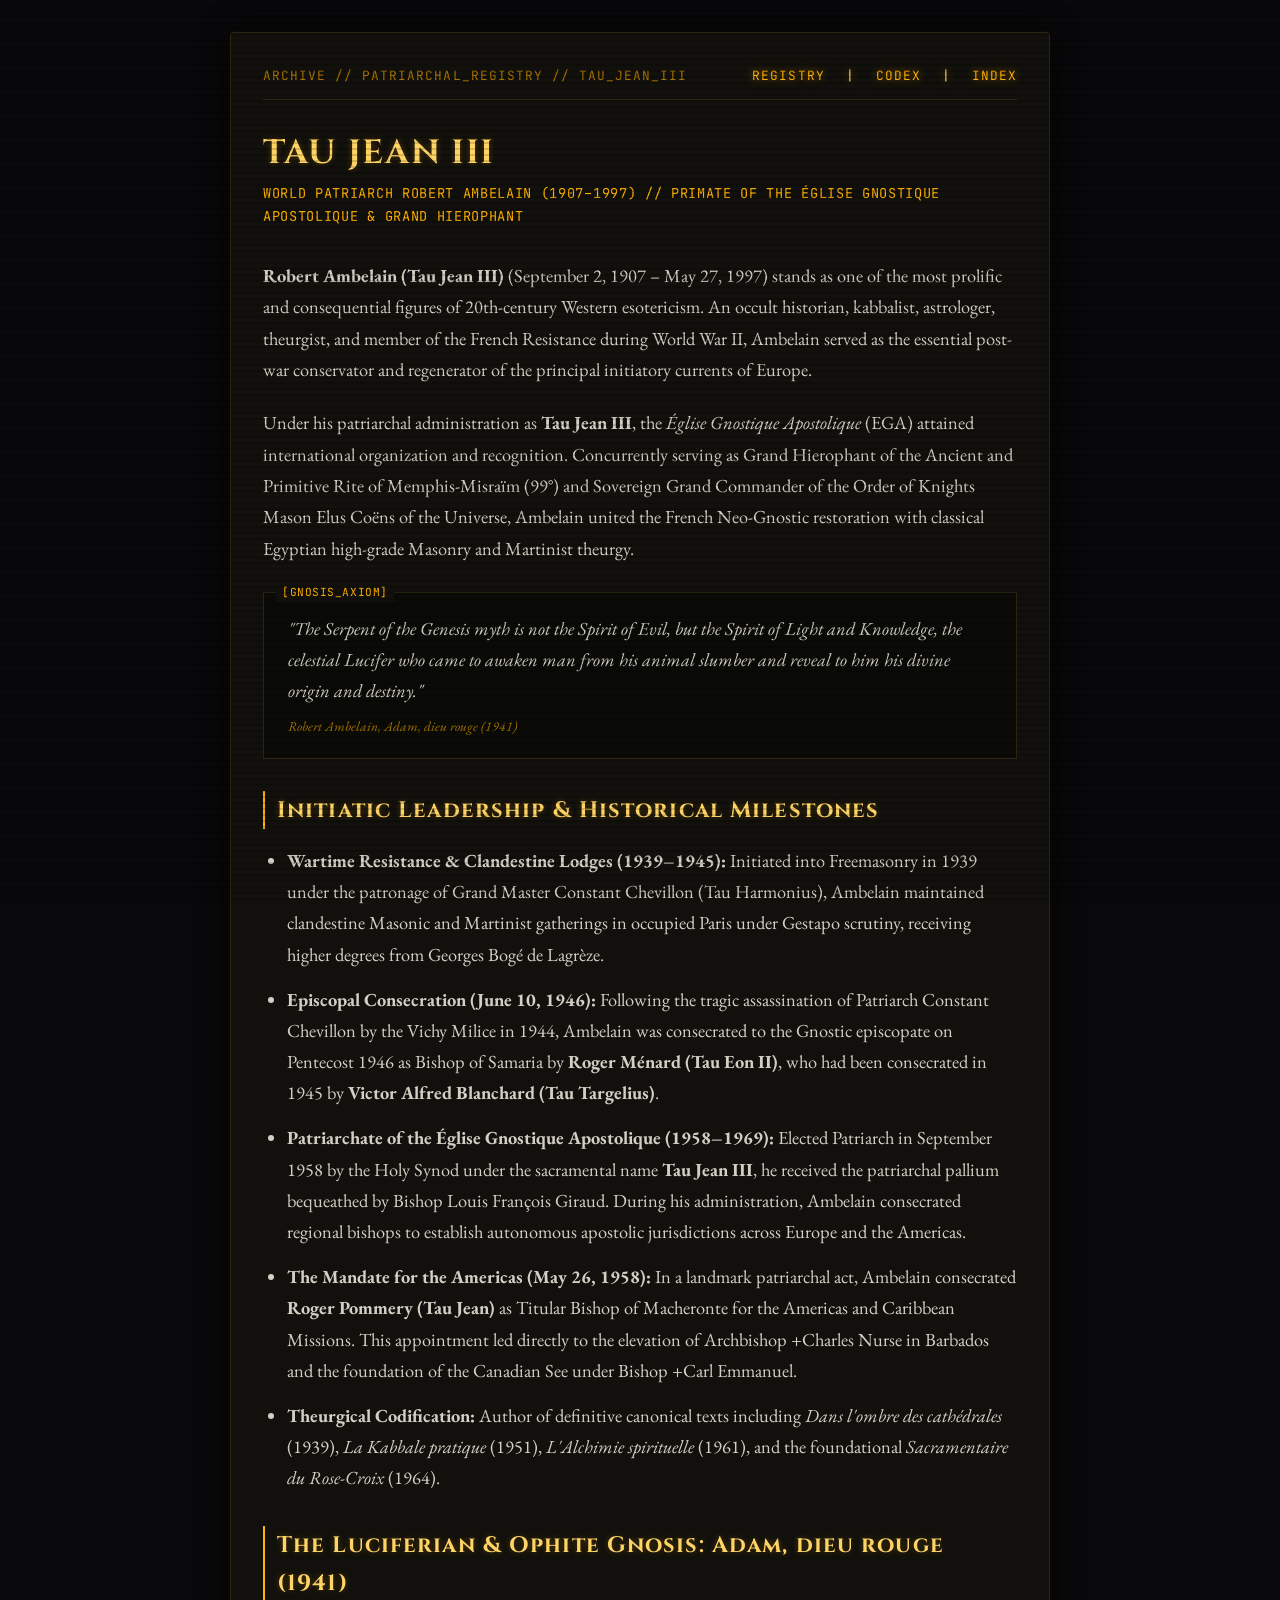
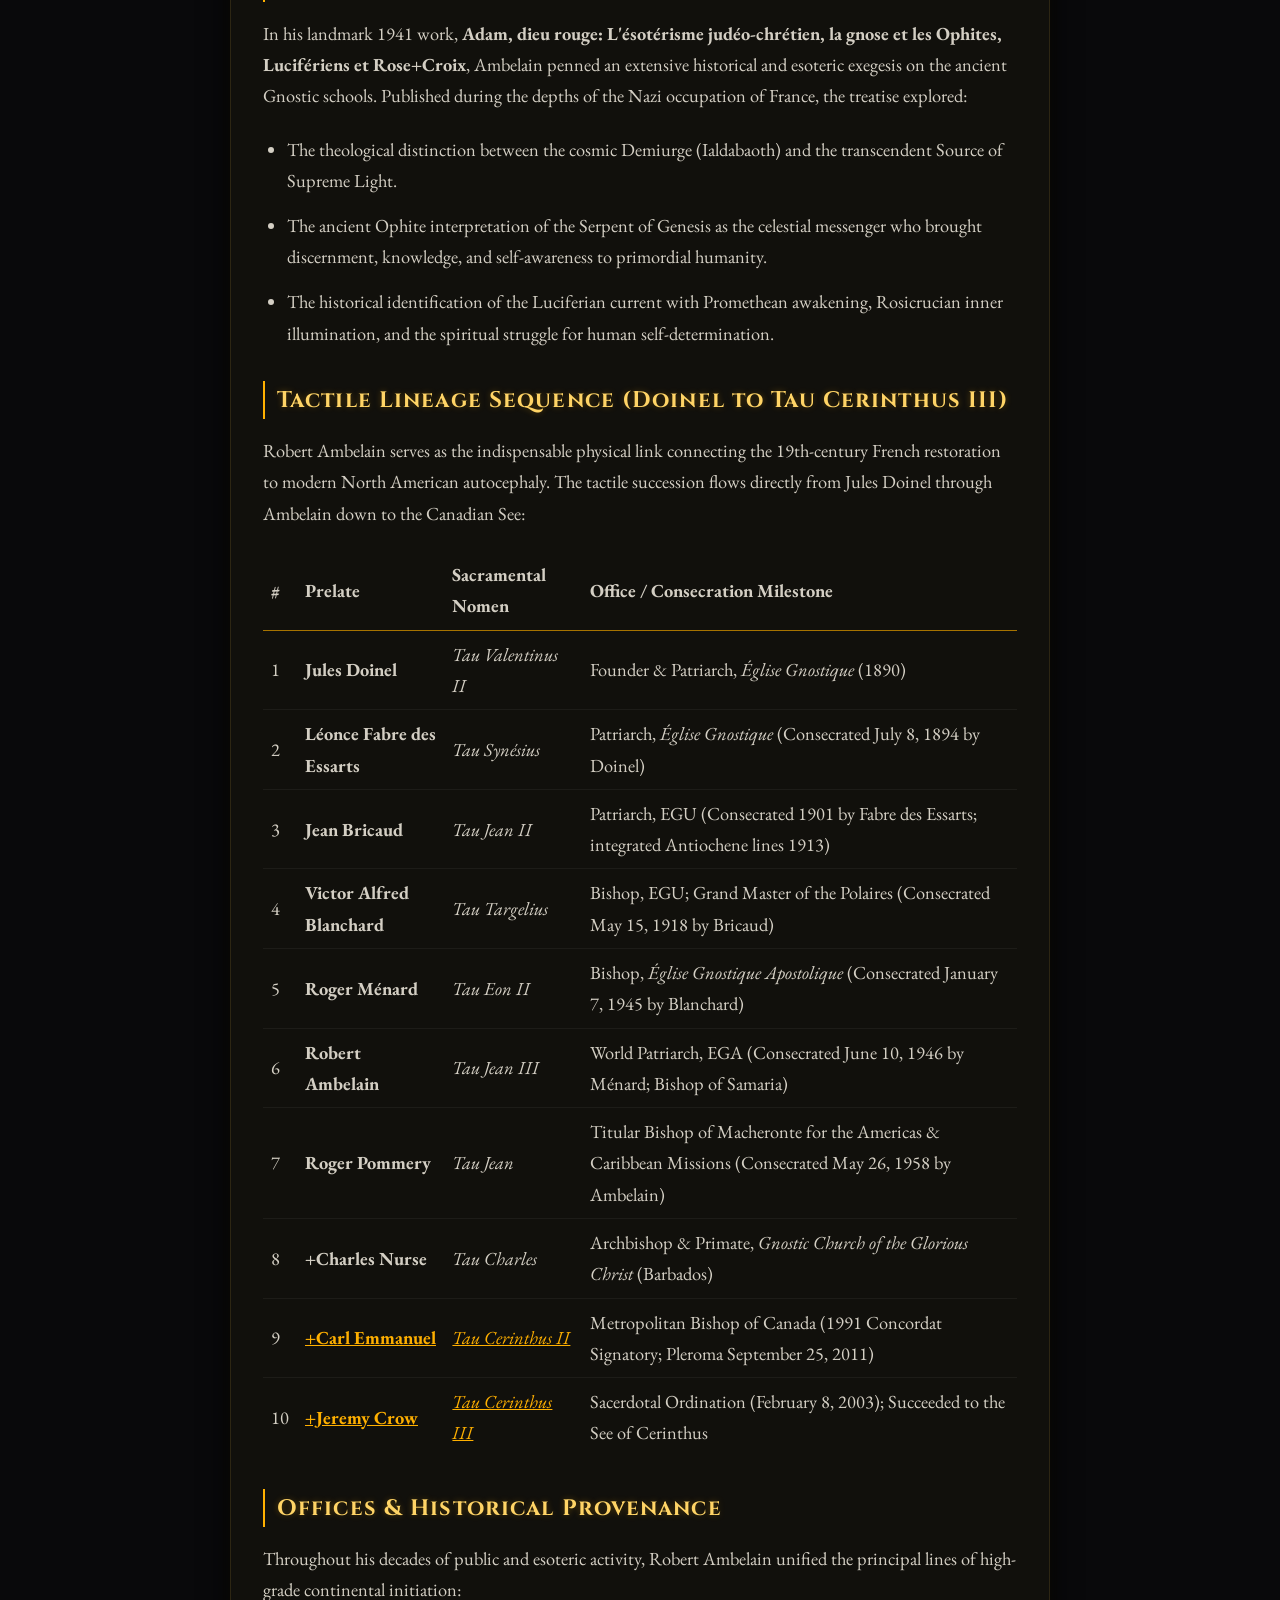
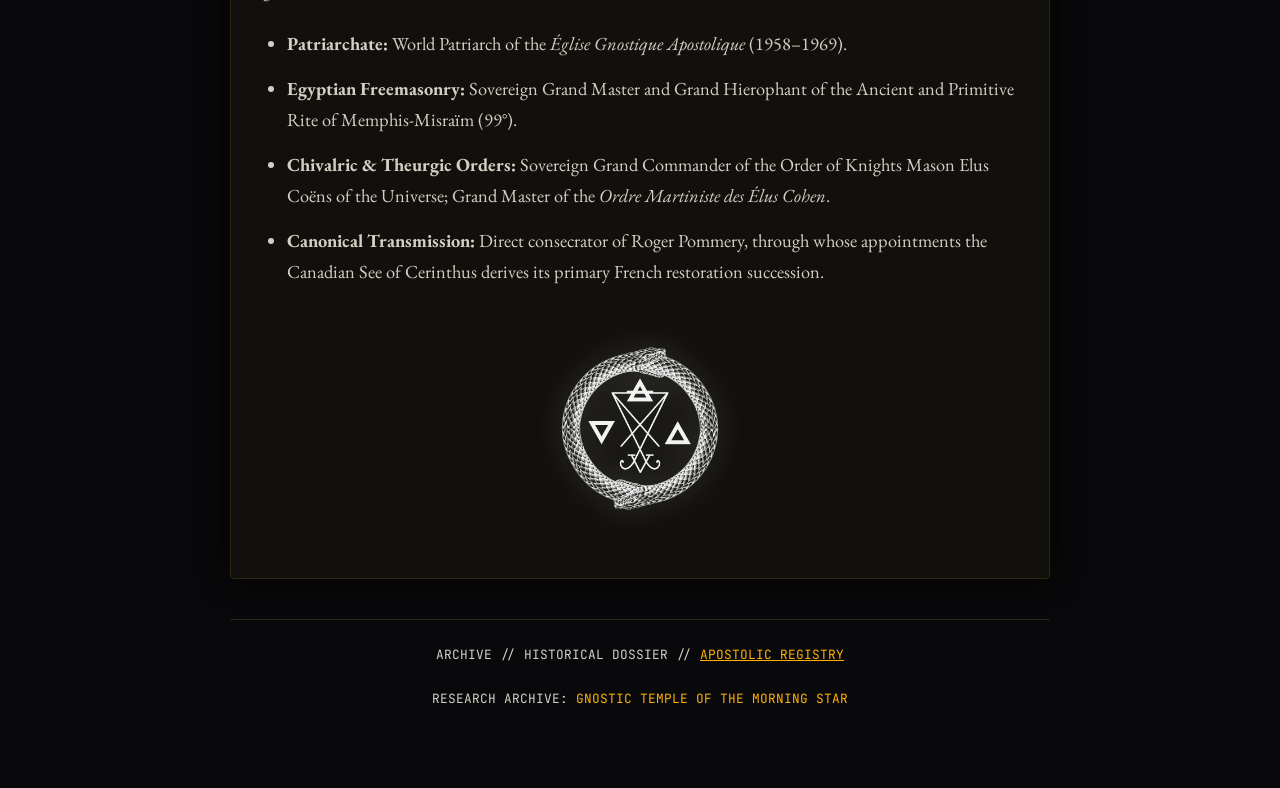
<file: tau-jean-iii.html>
<!DOCTYPE html>
<html lang="en">
<head>
  <meta charset="UTF-8">
  <meta name="viewport" content="width=device-width, initial-scale=1.0">
  <title>Tau Jean III (Robert Ambelain) | Gnostic Luciferianism Codex</title>
  <meta name="description" content="Ecclesiastical biography, initiatic provenance, and episcopal successions of Patriarch Robert Ambelain (Tau Jean III), 1907-1997.">
  
  <!-- Fonts -->
  <link rel="preconnect" href="https://fonts.googleapis.com">
  <link rel="preconnect" href="https://fonts.gstatic.com" crossorigin>
  <link href="https://fonts.googleapis.com/css2?family=Cinzel:wght@500;700&family=EB+Garamond:ital,wght@0,400;0,600;1,400&family=JetBrains+Mono:wght@400;700&display=swap" rel="stylesheet">

  <!-- Shared External Stylesheet -->
  <link rel="stylesheet" href="style.css">
</head>
<body>

  <div class="container">
    <main class="terminal-frame">
      <div class="terminal-header">
        <span>ARCHIVE // PATRIARCHAL_REGISTRY // TAU_JEAN_III</span>
        <span class="status-active">
          <a href="registry.html" style="color: var(--amber-base); text-decoration: none; margin-right: 0.75rem;">REGISTRY</a> |
          <a href="codex.html" style="color: var(--amber-base); text-decoration: none; margin: 0 0.75rem;">CODEX</a> |
          <a href="index.html" style="color: var(--amber-base); text-decoration: none; margin-left: 0.75rem;">INDEX</a>
        </span>
      </div>

      <header>
        <h1>Tau Jean III</h1>
        <div class="subtitle">WORLD PATRIARCH ROBERT AMBELAIN (1907–1997) // PRIMATE OF THE ÉGLISE GNOSTIQUE APOSTOLIQUE &amp; GRAND HIEROPHANT</div>
      </header>

      <section>
        <p>
          <strong>Robert Ambelain (Tau Jean III)</strong> (September 2, 1907 – May 27, 1997) stands as one of the most prolific and consequential figures of 20th-century Western esotericism. An occult historian, kabbalist, astrologer, theurgist, and member of the French Resistance during World War II, Ambelain served as the essential post-war conservator and regenerator of the principal initiatory currents of Europe.
        </p>

        <p>
          Under his patriarchal administration as <strong>Tau Jean III</strong>, the <em>Église Gnostique Apostolique</em> (EGA) attained international organization and recognition. Concurrently serving as Grand Hierophant of the Ancient and Primitive Rite of Memphis-Misraïm (99°) and Sovereign Grand Commander of the Order of Knights Mason Elus Coëns of the Universe, Ambelain united the French Neo-Gnostic restoration with classical Egyptian high-grade Masonry and Martinist theurgy.
        </p>

        <div class="terminal-callout">
          "The Serpent of the Genesis myth is not the Spirit of Evil, but the Spirit of Light and Knowledge, the celestial Lucifer who came to awaken man from his animal slumber and reveal to him his divine origin and destiny."
          <div style="font-size: 0.85rem; margin-top: 0.5rem; color: var(--amber-dim);">Robert Ambelain, <em>Adam, dieu rouge</em> (1941)</div>
        </div>

        <h2>Initiatic Leadership &amp; Historical Milestones</h2>
        <ul style="margin: 1rem 0 1.5rem 1.5rem; color: var(--parchment);">
          <li style="margin-bottom: 0.85rem;">
            <strong>Wartime Resistance &amp; Clandestine Lodges (1939–1945):</strong> Initiated into Freemasonry in 1939 under the patronage of Grand Master Constant Chevillon (Tau Harmonius), Ambelain maintained clandestine Masonic and Martinist gatherings in occupied Paris under Gestapo scrutiny, receiving higher degrees from Georges Bogé de Lagrèze.
          </li>
          <li style="margin-bottom: 0.85rem;">
            <strong>Episcopal Consecration (June 10, 1946):</strong> Following the tragic assassination of Patriarch Constant Chevillon by the Vichy Milice in 1944, Ambelain was consecrated to the Gnostic episcopate on Pentecost 1946 as Bishop of Samaria by <strong>Roger Ménard (Tau Eon II)</strong>, who had been consecrated in 1945 by <strong>Victor Alfred Blanchard (Tau Targelius)</strong>.
          </li>
          <li style="margin-bottom: 0.85rem;">
            <strong>Patriarchate of the Église Gnostique Apostolique (1958–1969):</strong> Elected Patriarch in September 1958 by the Holy Synod under the sacramental name <strong>Tau Jean III</strong>, he received the patriarchal pallium bequeathed by Bishop Louis François Giraud. During his administration, Ambelain consecrated regional bishops to establish autonomous apostolic jurisdictions across Europe and the Americas.
          </li>
          <li style="margin-bottom: 0.85rem;">
            <strong>The Mandate for the Americas (May 26, 1958):</strong> In a landmark patriarchal act, Ambelain consecrated <strong>Roger Pommery (Tau Jean)</strong> as Titular Bishop of Macheronte for the Americas and Caribbean Missions. This appointment led directly to the elevation of Archbishop +Charles Nurse in Barbados and the foundation of the Canadian See under Bishop +Carl Emmanuel.
          </li>
          <li style="margin-bottom: 0.85rem;">
            <strong>Theurgical Codification:</strong> Author of definitive canonical texts including <em>Dans l'ombre des cathédrales</em> (1939), <em>La Kabbale pratique</em> (1951), <em>L'Alchimie spirituelle</em> (1961), and the foundational <em>Sacramentaire du Rose-Croix</em> (1964).
          </li>
        </ul>

        <h2>The Luciferian &amp; Ophite Gnosis: Adam, dieu rouge (1941)</h2>
        <p>
          In his landmark 1941 work, <strong>Adam, dieu rouge: L'ésotérisme judéo-chrétien, la gnose et les Ophites, Lucifériens et Rose+Croix</strong>, Ambelain penned an extensive historical and esoteric exegesis on the ancient Gnostic schools. Published during the depths of the Nazi occupation of France, the treatise explored:
        </p>

        <ul style="margin: 1rem 0 1.5rem 1.5rem; color: var(--parchment);">
          <li style="margin-bottom: 0.85rem;">
            The theological distinction between the cosmic Demiurge (Ialdabaoth) and the transcendent Source of Supreme Light.
          </li>
          <li style="margin-bottom: 0.85rem;">
            The ancient Ophite interpretation of the Serpent of Genesis as the celestial messenger who brought discernment, knowledge, and self-awareness to primordial humanity.
          </li>
          <li style="margin-bottom: 0.85rem;">
            The historical identification of the Luciferian current with Promethean awakening, Rosicrucian inner illumination, and the spiritual struggle for human self-determination.
          </li>
        </ul>

        <h2>Tactile Lineage Sequence (Doinel to Tau Cerinthus III)</h2>
        <p>
          Robert Ambelain serves as the indispensable physical link connecting the 19th-century French restoration to modern North American autocephaly. The tactile succession flows directly from Jules Doinel through Ambelain down to the Canadian See:
        </p>

        <table class="matrix-table" style="width: 100%; margin: 1rem 0 1.5rem 0; border-collapse: collapse;">
          <thead>
            <tr style="border-bottom: 1px solid var(--amber-dim); text-align: left;">
              <th style="padding: 0.5rem;">#</th>
              <th style="padding: 0.5rem;">Prelate</th>
              <th style="padding: 0.5rem;">Sacramental Nomen</th>
              <th style="padding: 0.5rem;">Office / Consecration Milestone</th>
            </tr>
          </thead>
          <tbody>
            <tr style="border-bottom: 1px solid rgba(255,255,255,0.05);"><td style="padding: 0.5rem;">1</td><td style="padding: 0.5rem;"><strong>Jules Doinel</strong></td><td style="padding: 0.5rem;"><em>Tau Valentinus II</em></td><td style="padding: 0.5rem;">Founder &amp; Patriarch, <em>Église Gnostique</em> (1890)</td></tr>
            <tr style="border-bottom: 1px solid rgba(255,255,255,0.05);"><td style="padding: 0.5rem;">2</td><td style="padding: 0.5rem;"><strong>Léonce Fabre des Essarts</strong></td><td style="padding: 0.5rem;"><em>Tau Synésius</em></td><td style="padding: 0.5rem;">Patriarch, <em>Église Gnostique</em> (Consecrated July 8, 1894 by Doinel)</td></tr>
            <tr style="border-bottom: 1px solid rgba(255,255,255,0.05);"><td style="padding: 0.5rem;">3</td><td style="padding: 0.5rem;"><strong>Jean Bricaud</strong></td><td style="padding: 0.5rem;"><em>Tau Jean II</em></td><td style="padding: 0.5rem;">Patriarch, EGU (Consecrated 1901 by Fabre des Essarts; integrated Antiochene lines 1913)</td></tr>
            <tr style="border-bottom: 1px solid rgba(255,255,255,0.05);"><td style="padding: 0.5rem;">4</td><td style="padding: 0.5rem;"><strong>Victor Alfred Blanchard</strong></td><td style="padding: 0.5rem;"><em>Tau Targelius</em></td><td style="padding: 0.5rem;">Bishop, EGU; Grand Master of the Polaires (Consecrated May 15, 1918 by Bricaud)</td></tr>
            <tr style="border-bottom: 1px solid rgba(255,255,255,0.05);"><td style="padding: 0.5rem;">5</td><td style="padding: 0.5rem;"><strong>Roger Ménard</strong></td><td style="padding: 0.5rem;"><em>Tau Eon II</em></td><td style="padding: 0.5rem;">Bishop, <em>Église Gnostique Apostolique</em> (Consecrated January 7, 1945 by Blanchard)</td></tr>
            <tr style="border-bottom: 1px solid rgba(255,255,255,0.05);"><td style="padding: 0.5rem;">6</td><td style="padding: 0.5rem;"><strong>Robert Ambelain</strong></td><td style="padding: 0.5rem;"><em>Tau Jean III</em></td><td style="padding: 0.5rem;">World Patriarch, EGA (Consecrated June 10, 1946 by Ménard; Bishop of Samaria)</td></tr>
            <tr style="border-bottom: 1px solid rgba(255,255,255,0.05);"><td style="padding: 0.5rem;">7</td><td style="padding: 0.5rem;"><strong>Roger Pommery</strong></td><td style="padding: 0.5rem;"><em>Tau Jean</em></td><td style="padding: 0.5rem;">Titular Bishop of Macheronte for the Americas &amp; Caribbean Missions (Consecrated May 26, 1958 by Ambelain)</td></tr>
            <tr style="border-bottom: 1px solid rgba(255,255,255,0.05);"><td style="padding: 0.5rem;">8</td><td style="padding: 0.5rem;"><strong>+Charles Nurse</strong></td><td style="padding: 0.5rem;"><em>Tau Charles</em></td><td style="padding: 0.5rem;">Archbishop &amp; Primate, <em>Gnostic Church of the Glorious Christ</em> (Barbados)</td></tr>
            <tr style="border-bottom: 1px solid rgba(255,255,255,0.05);"><td style="padding: 0.5rem;">9</td><td style="padding: 0.5rem;"><strong><a href="tau-cerinthus-ii.html" style="color: var(--amber-base); text-decoration: underline;">+Carl Emmanuel</a></strong></td><td style="padding: 0.5rem;"><em><a href="tau-cerinthus-ii.html" style="color: var(--amber-base); text-decoration: underline;">Tau Cerinthus II</a></em></td><td style="padding: 0.5rem;">Metropolitan Bishop of Canada (1991 Concordat Signatory; Pleroma September 25, 2011)</td></tr>
            <tr><td style="padding: 0.5rem;">10</td><td style="padding: 0.5rem;"><strong><a href="tau-cerinthus-iii.html" style="color: var(--amber-base); text-decoration: underline;">+Jeremy Crow</a></strong></td><td style="padding: 0.5rem;"><em><a href="tau-cerinthus-iii.html" style="color: var(--amber-base); text-decoration: underline;">Tau Cerinthus III</a></em></td><td style="padding: 0.5rem;">Sacerdotal Ordination (February 8, 2003); Succeeded to the See of Cerinthus</td></tr>
          </tbody>
        </table>

        <h2>Offices &amp; Historical Provenance</h2>
        <p>
          Throughout his decades of public and esoteric activity, Robert Ambelain unified the principal lines of high-grade continental initiation:
        </p>

        <ul style="margin: 1rem 0 1.5rem 1.5rem; color: var(--parchment);">
          <li style="margin-bottom: 0.85rem;">
            <strong>Patriarchate:</strong> World Patriarch of the <em>Église Gnostique Apostolique</em> (1958–1969).
          </li>
          <li style="margin-bottom: 0.85rem;">
            <strong>Egyptian Freemasonry:</strong> Sovereign Grand Master and Grand Hierophant of the Ancient and Primitive Rite of Memphis-Misraïm (99°).
          </li>
          <li style="margin-bottom: 0.85rem;">
            <strong>Chivalric &amp; Theurgic Orders:</strong> Sovereign Grand Commander of the Order of Knights Mason Elus Coëns of the Universe; Grand Master of the <em>Ordre Martiniste des Élus Cohen</em>.
          </li>
          <li style="margin-bottom: 0.85rem;">
            <strong>Canonical Transmission:</strong> Direct consecrator of Roger Pommery, through whose appointments the Canadian See of Cerinthus derives its primary French restoration succession.
          </li>
        </ul>
      </section>

      <div class="emblem-container">
        <img src="GnosticLuciferianAlchemyBWTPB.png" alt="Gnostic Seal" class="emblem-img">
      </div>
    </main>

    <footer>
      <p>ARCHIVE // HISTORICAL DOSSIER // <a href="registry.html" style="color: var(--amber-base); text-decoration: underline;">APOSTOLIC REGISTRY</a></p>
      <p>RESEARCH ARCHIVE: <a href="https://novusordoluciferi.org" target="_blank" rel="noopener">GNOSTIC TEMPLE OF THE MORNING STAR</a></p>
    </footer>
  </div>

</body>
</html>
</file>
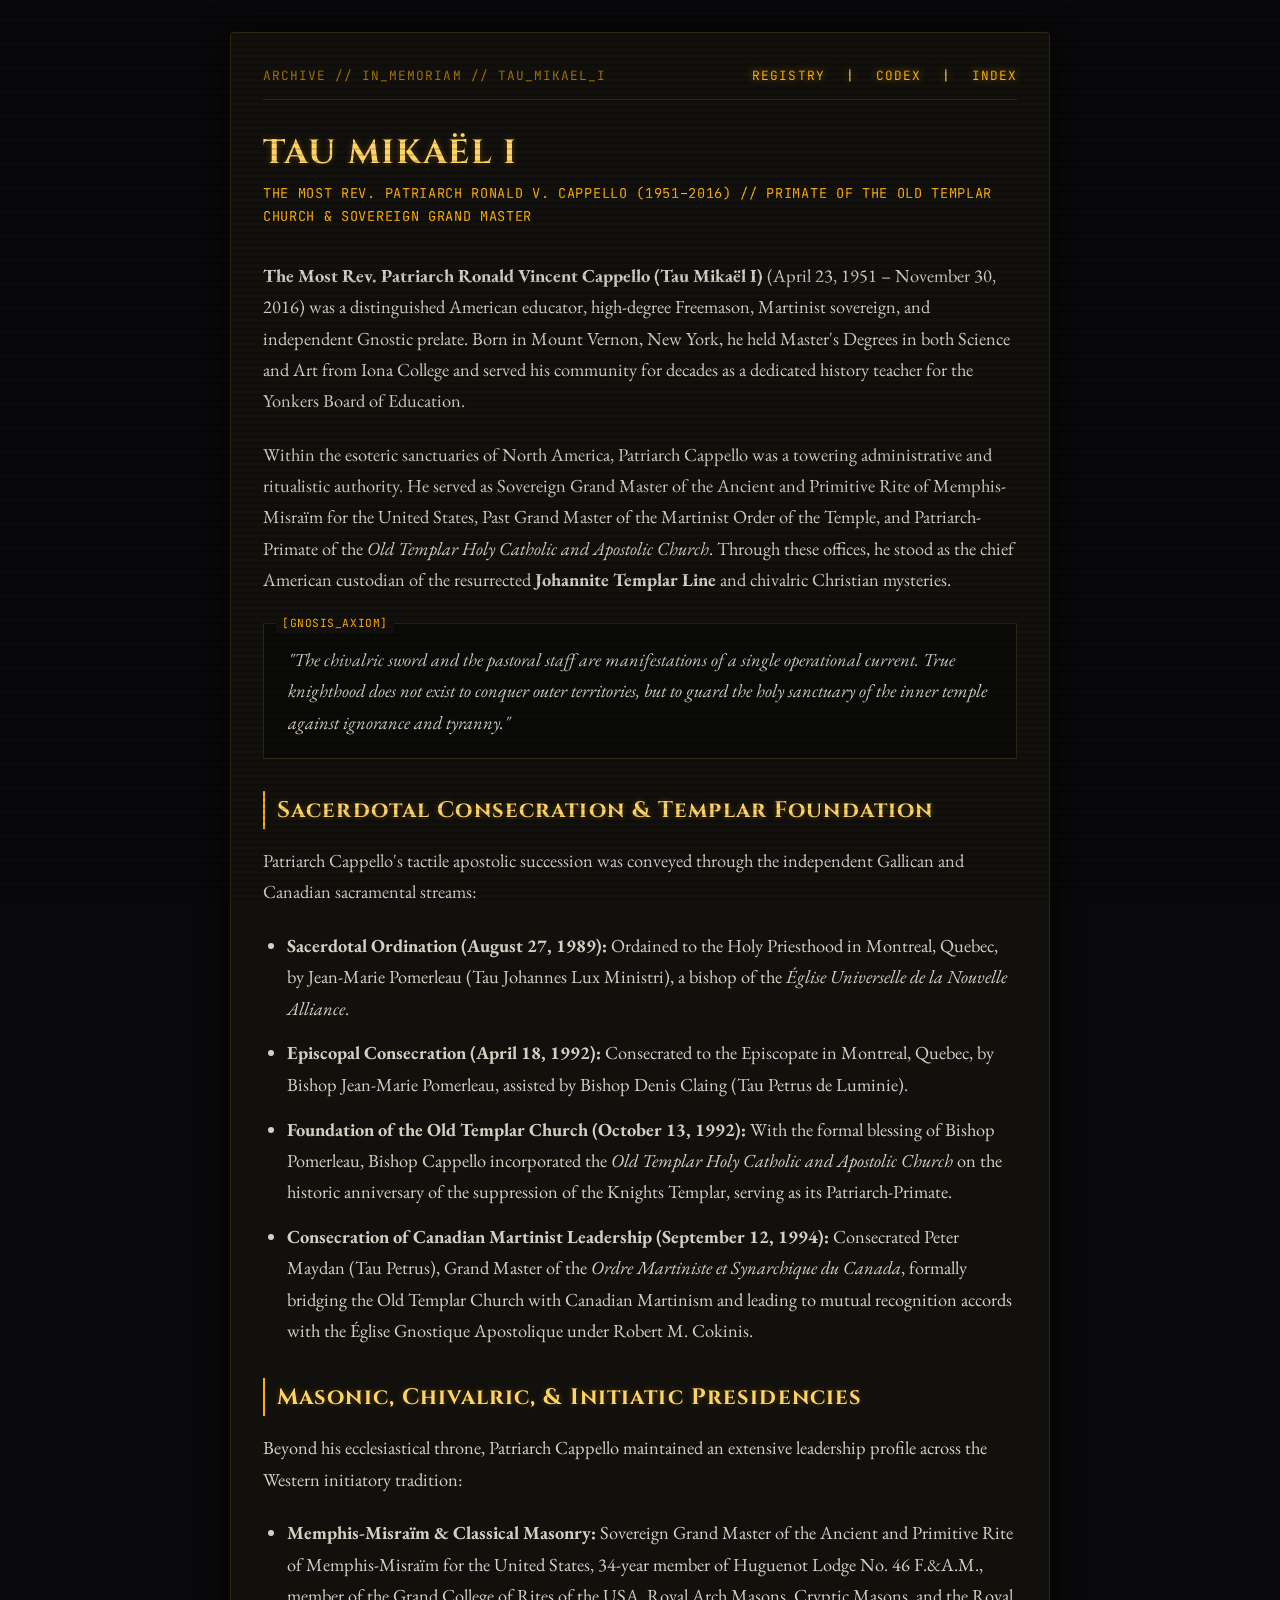
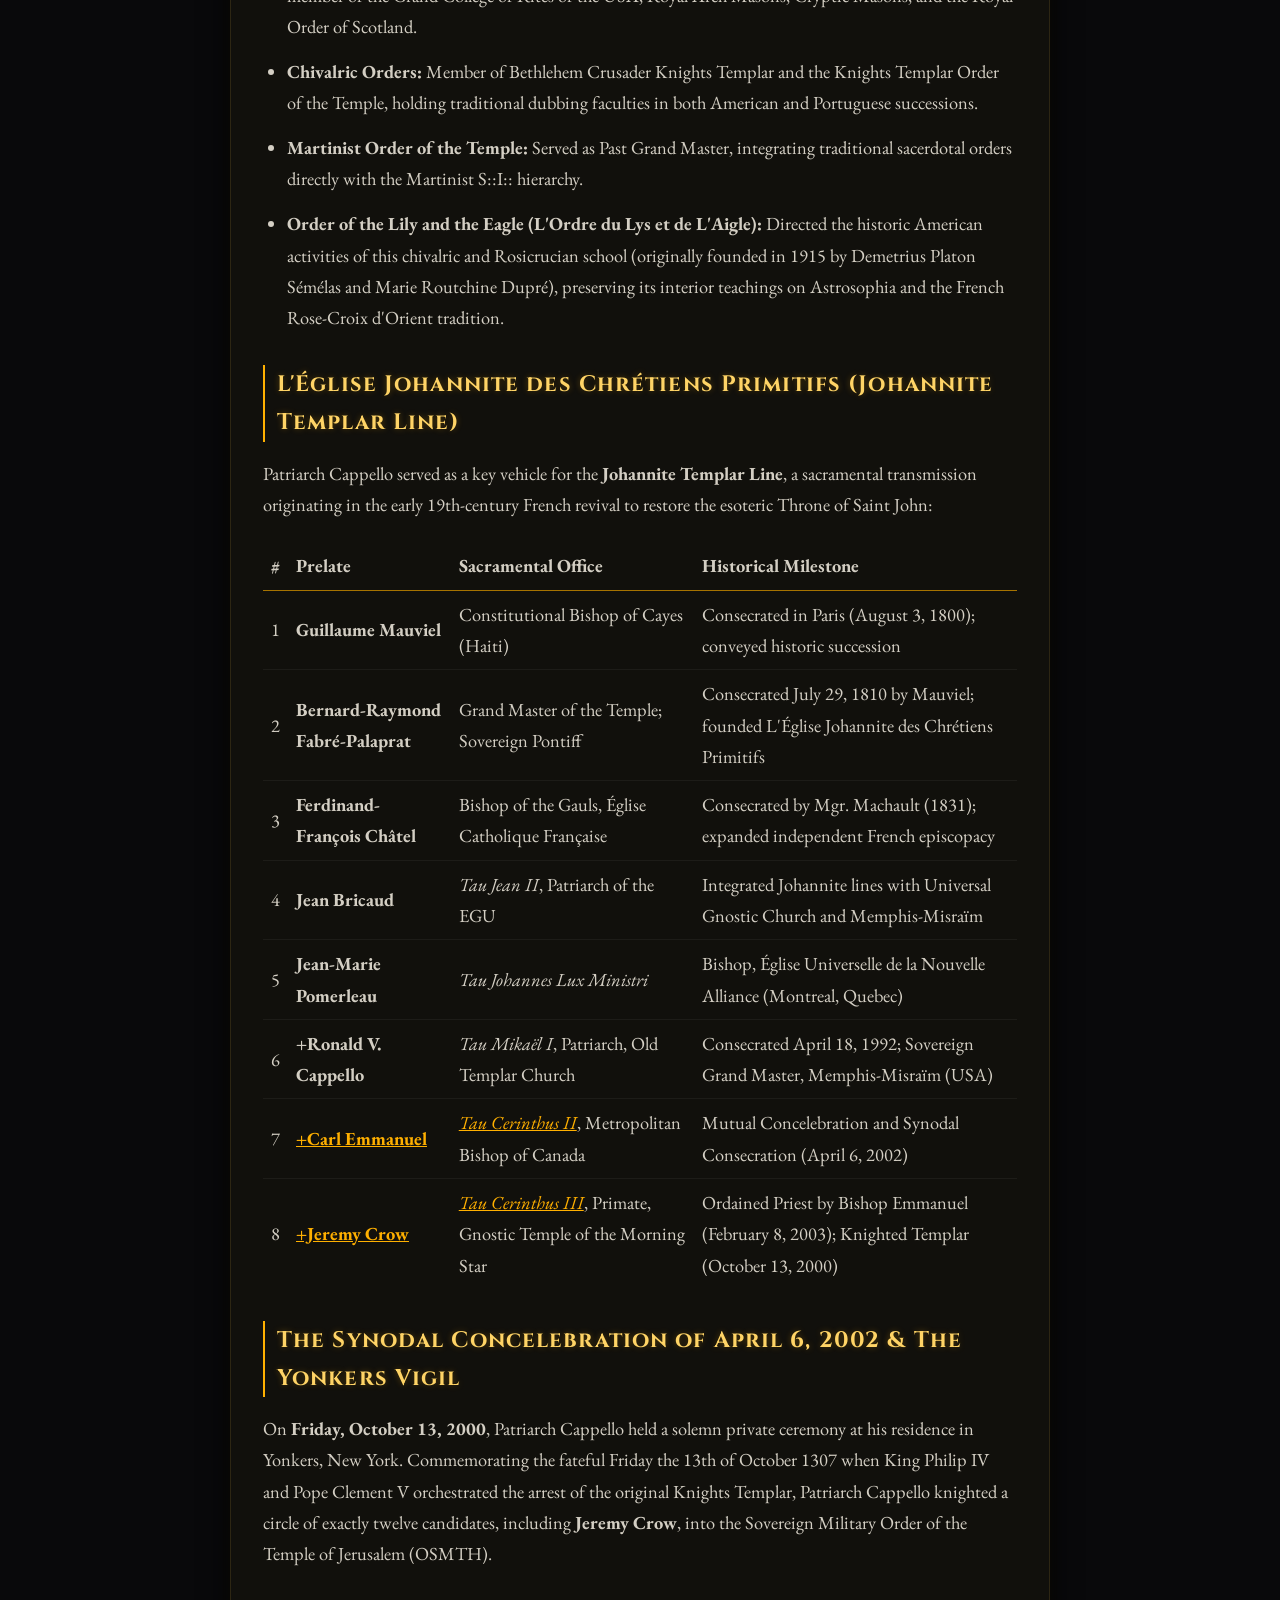
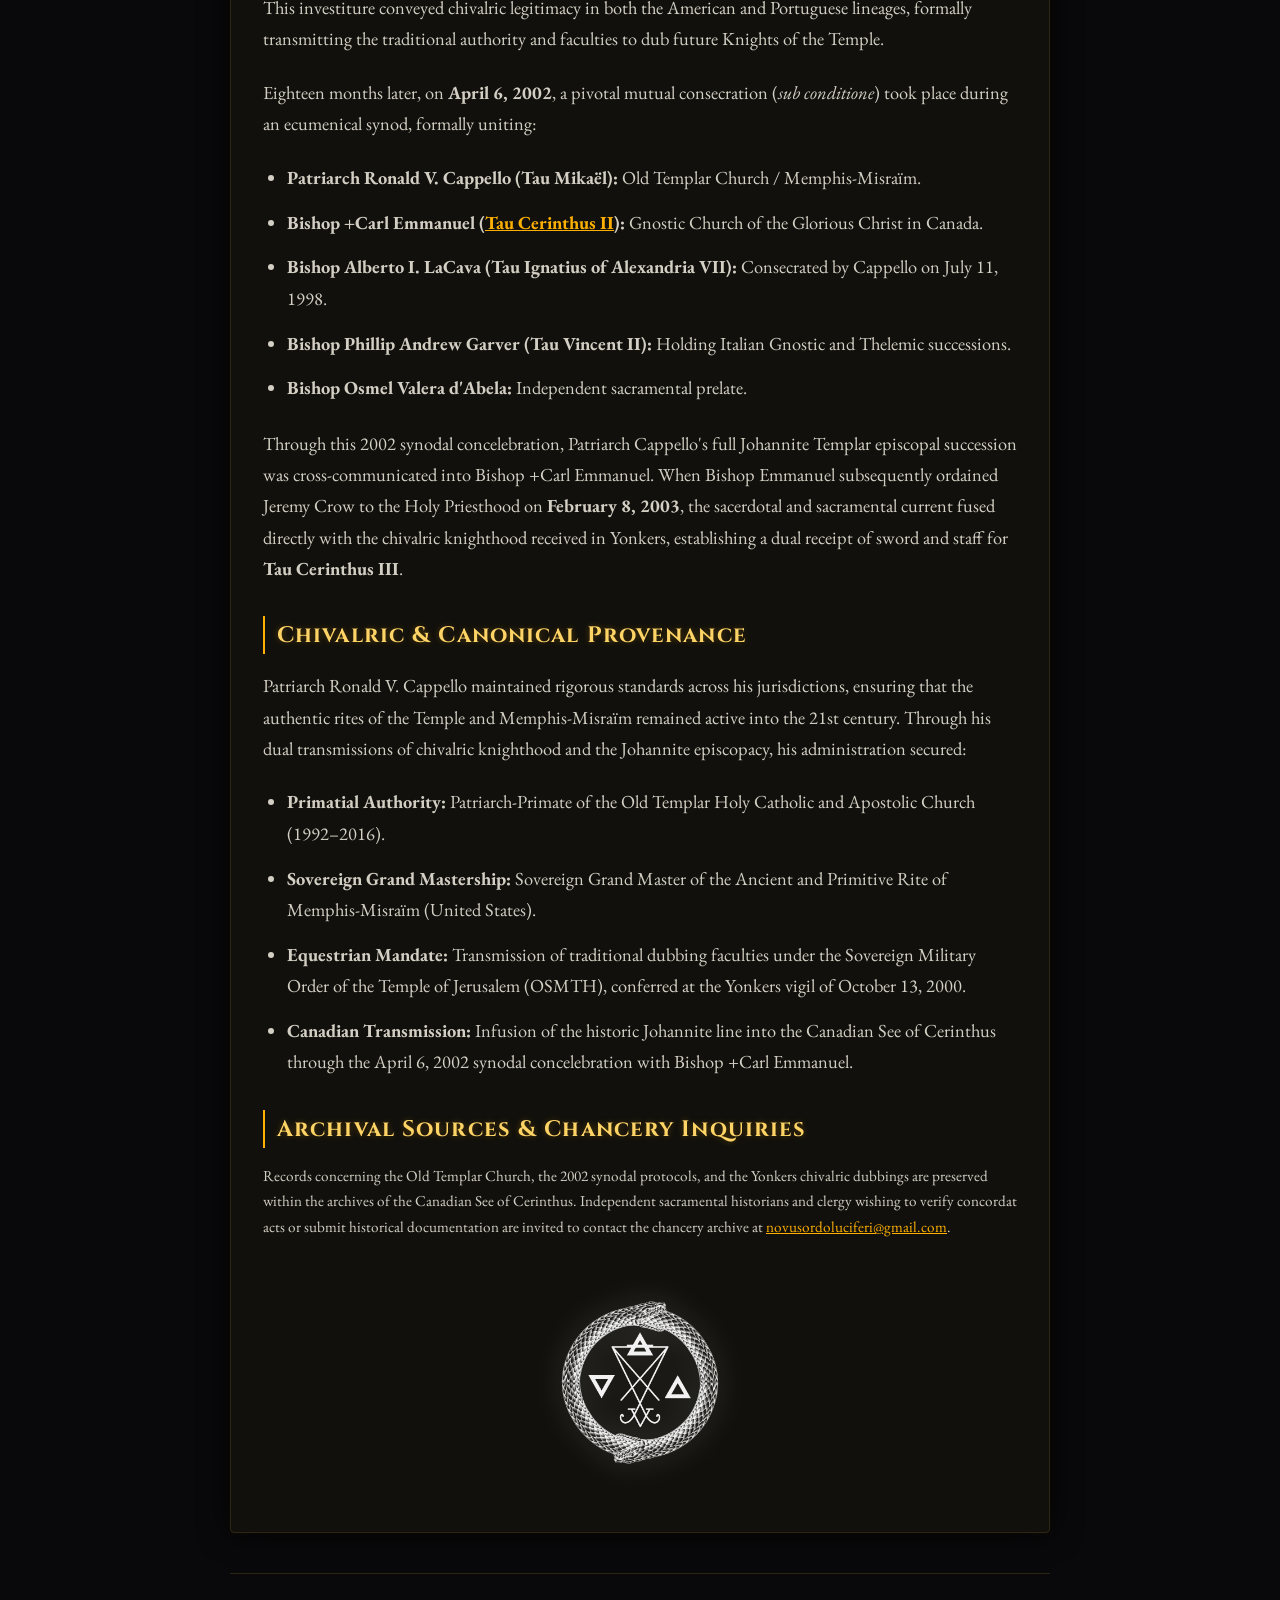
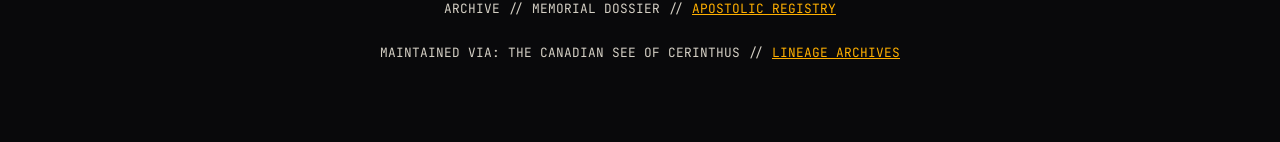
<file: tau-mikael-i.html>
<!DOCTYPE html>
<html lang="en">
<head>
  <meta charset="UTF-8">
  <meta name="viewport" content="width=device-width, initial-scale=1.0">
  <title>Tau Mikaël I (The Most Rev. Ronald V. Cappello) | Apostolic &amp; Gnostic Registry</title>
  <meta name="description" content="Ecclesiastical memorial, chivalric provenance, and Johannite Templar succession of Patriarch Ronald V. Cappello (Tau Mikaël I), 1951-2016.">
  
  <!-- Fonts -->
  <link rel="preconnect" href="https://fonts.googleapis.com">
  <link rel="preconnect" href="https://fonts.gstatic.com" crossorigin>
  <link href="https://fonts.googleapis.com/css2?family=Cinzel:wght@500;700&family=EB+Garamond:ital,wght@0,400;0,600;1,400&family=JetBrains+Mono:wght@400;700&display=swap" rel="stylesheet">

  <!-- Shared External Stylesheet -->
  <link rel="stylesheet" href="style.css">
</head>
<body>

  <div class="container">
    <main class="terminal-frame">
      <div class="terminal-header">
        <span>ARCHIVE // IN_MEMORIAM // TAU_MIKAEL_I</span>
        <span class="status-active">
          <a href="registry.html" style="color: var(--amber-base); text-decoration: none; margin-right: 0.75rem;">REGISTRY</a> |
          <a href="codex.html" style="color: var(--amber-base); text-decoration: none; margin: 0 0.75rem;">CODEX</a> |
          <a href="index.html" style="color: var(--amber-base); text-decoration: none; margin-left: 0.75rem;">INDEX</a>
        </span>
      </div>

      <header>
        <h1>Tau Mikaël I</h1>
        <div class="subtitle">THE MOST REV. PATRIARCH RONALD V. CAPPELLO (1951–2016) // PRIMATE OF THE OLD TEMPLAR CHURCH &amp; SOVEREIGN GRAND MASTER</div>
      </header>

      <section>
        <p>
          <strong>The Most Rev. Patriarch Ronald Vincent Cappello (Tau Mikaël I)</strong> (April 23, 1951 – November 30, 2016) was a distinguished American educator, high-degree Freemason, Martinist sovereign, and independent Gnostic prelate. Born in Mount Vernon, New York, he held Master's Degrees in both Science and Art from Iona College and served his community for decades as a dedicated history teacher for the Yonkers Board of Education.
        </p>

        <p>
          Within the esoteric sanctuaries of North America, Patriarch Cappello was a towering administrative and ritualistic authority. He served as Sovereign Grand Master of the Ancient and Primitive Rite of Memphis-Misraïm for the United States, Past Grand Master of the Martinist Order of the Temple, and Patriarch-Primate of the <em>Old Templar Holy Catholic and Apostolic Church</em>. Through these offices, he stood as the chief American custodian of the resurrected <strong>Johannite Templar Line</strong> and chivalric Christian mysteries.
        </p>

        <div class="terminal-callout">
          "The chivalric sword and the pastoral staff are manifestations of a single operational current. True knighthood does not exist to conquer outer territories, but to guard the holy sanctuary of the inner temple against ignorance and tyranny."
        </div>

        <h2>Sacerdotal Consecration &amp; Templar Foundation</h2>
        <p>
          Patriarch Cappello's tactile apostolic succession was conveyed through the independent Gallican and Canadian sacramental streams:
        </p>

        <ul style="margin: 1rem 0 1.5rem 1.5rem; color: var(--parchment);">
          <li style="margin-bottom: 0.85rem;">
            <strong>Sacerdotal Ordination (August 27, 1989):</strong> Ordained to the Holy Priesthood in Montreal, Quebec, by Jean-Marie Pomerleau (Tau Johannes Lux Ministri), a bishop of the <em>Église Universelle de la Nouvelle Alliance</em>.
          </li>
          <li style="margin-bottom: 0.85rem;">
            <strong>Episcopal Consecration (April 18, 1992):</strong> Consecrated to the Episcopate in Montreal, Quebec, by Bishop Jean-Marie Pomerleau, assisted by Bishop Denis Claing (Tau Petrus de Luminie).
          </li>
          <li style="margin-bottom: 0.85rem;">
            <strong>Foundation of the Old Templar Church (October 13, 1992):</strong> With the formal blessing of Bishop Pomerleau, Bishop Cappello incorporated the <em>Old Templar Holy Catholic and Apostolic Church</em> on the historic anniversary of the suppression of the Knights Templar, serving as its Patriarch-Primate.
          </li>
          <li style="margin-bottom: 0.85rem;">
            <strong>Consecration of Canadian Martinist Leadership (September 12, 1994):</strong> Consecrated Peter Maydan (Tau Petrus), Grand Master of the <em>Ordre Martiniste et Synarchique du Canada</em>, formally bridging the Old Templar Church with Canadian Martinism and leading to mutual recognition accords with the Église Gnostique Apostolique under Robert M. Cokinis.
          </li>
        </ul>

        <h2>Masonic, Chivalric, &amp; Initiatic Presidencies</h2>
        <p>
          Beyond his ecclesiastical throne, Patriarch Cappello maintained an extensive leadership profile across the Western initiatory tradition:
        </p>

        <ul style="margin: 1rem 0 1.5rem 1.5rem; color: var(--parchment);">
          <li style="margin-bottom: 0.85rem;">
            <strong>Memphis-Misraïm &amp; Classical Masonry:</strong> Sovereign Grand Master of the Ancient and Primitive Rite of Memphis-Misraïm for the United States, 34-year member of Huguenot Lodge No. 46 F.&amp;A.M., member of the Grand College of Rites of the USA, Royal Arch Masons, Cryptic Masons, and the Royal Order of Scotland.
          </li>
          <li style="margin-bottom: 0.85rem;">
            <strong>Chivalric Orders:</strong> Member of Bethlehem Crusader Knights Templar and the Knights Templar Order of the Temple, holding traditional dubbing faculties in both American and Portuguese successions.
          </li>
          <li style="margin-bottom: 0.85rem;">
            <strong>Martinist Order of the Temple:</strong> Served as Past Grand Master, integrating traditional sacerdotal orders directly with the Martinist S::I:: hierarchy.
          </li>
          <li style="margin-bottom: 0.85rem;">
            <strong>Order of the Lily and the Eagle (L'Ordre du Lys et de L'Aigle):</strong> Directed the historic American activities of this chivalric and Rosicrucian school (originally founded in 1915 by Demetrius Platon Sémélas and Marie Routchine Dupré), preserving its interior teachings on Astrosophia and the French Rose-Croix d'Orient tradition.
          </li>
        </ul>

        <h2>L'Église Johannite des Chrétiens Primitifs (Johannite Templar Line)</h2>
        <p>
          Patriarch Cappello served as a key vehicle for the <strong>Johannite Templar Line</strong>, a sacramental transmission originating in the early 19th-century French revival to restore the esoteric Throne of Saint John:
        </p>

        <table class="matrix-table" style="width: 100%; margin: 1rem 0 1.5rem 0; border-collapse: collapse;">
          <thead>
            <tr style="border-bottom: 1px solid var(--amber-dim); text-align: left;">
              <th style="padding: 0.5rem;">#</th>
              <th style="padding: 0.5rem;">Prelate</th>
              <th style="padding: 0.5rem;">Sacramental Office</th>
              <th style="padding: 0.5rem;">Historical Milestone</th>
            </tr>
          </thead>
          <tbody>
            <tr style="border-bottom: 1px solid rgba(255,255,255,0.05);">
              <td style="padding: 0.5rem;">1</td>
              <td style="padding: 0.5rem;"><strong>Guillaume Mauviel</strong></td>
              <td style="padding: 0.5rem;">Constitutional Bishop of Cayes (Haiti)</td>
              <td style="padding: 0.5rem;">Consecrated in Paris (August 3, 1800); conveyed historic succession</td>
            </tr>
            <tr style="border-bottom: 1px solid rgba(255,255,255,0.05);">
              <td style="padding: 0.5rem;">2</td>
              <td style="padding: 0.5rem;"><strong>Bernard-Raymond Fabré-Palaprat</strong></td>
              <td style="padding: 0.5rem;">Grand Master of the Temple; Sovereign Pontiff</td>
              <td style="padding: 0.5rem;">Consecrated July 29, 1810 by Mauviel; founded L'Église Johannite des Chrétiens Primitifs</td>
            </tr>
            <tr style="border-bottom: 1px solid rgba(255,255,255,0.05);">
              <td style="padding: 0.5rem;">3</td>
              <td style="padding: 0.5rem;"><strong>Ferdinand-François Châtel</strong></td>
              <td style="padding: 0.5rem;">Bishop of the Gauls, Église Catholique Française</td>
              <td style="padding: 0.5rem;">Consecrated by Mgr. Machault (1831); expanded independent French episcopacy</td>
            </tr>
            <tr style="border-bottom: 1px solid rgba(255,255,255,0.05);">
              <td style="padding: 0.5rem;">4</td>
              <td style="padding: 0.5rem;"><strong>Jean Bricaud</strong></td>
              <td style="padding: 0.5rem;"><em>Tau Jean II</em>, Patriarch of the EGU</td>
              <td style="padding: 0.5rem;">Integrated Johannite lines with Universal Gnostic Church and Memphis-Misraïm</td>
            </tr>
            <tr style="border-bottom: 1px solid rgba(255,255,255,0.05);">
              <td style="padding: 0.5rem;">5</td>
              <td style="padding: 0.5rem;"><strong>Jean-Marie Pomerleau</strong></td>
              <td style="padding: 0.5rem;"><em>Tau Johannes Lux Ministri</em></td>
              <td style="padding: 0.5rem;">Bishop, Église Universelle de la Nouvelle Alliance (Montreal, Quebec)</td>
            </tr>
            <tr style="border-bottom: 1px solid rgba(255,255,255,0.05);">
              <td style="padding: 0.5rem;">6</td>
              <td style="padding: 0.5rem;"><strong>+Ronald V. Cappello</strong></td>
              <td style="padding: 0.5rem;"><em>Tau Mikaël I</em>, Patriarch, Old Templar Church</td>
              <td style="padding: 0.5rem;">Consecrated April 18, 1992; Sovereign Grand Master, Memphis-Misraïm (USA)</td>
            </tr>
            <tr style="border-bottom: 1px solid rgba(255,255,255,0.05);">
              <td style="padding: 0.5rem;">7</td>
              <td style="padding: 0.5rem;"><strong><a href="tau-cerinthus-ii.html" style="color: var(--amber-base); text-decoration: underline;">+Carl Emmanuel</a></strong></td>
              <td style="padding: 0.5rem;"><em><a href="tau-cerinthus-ii.html" style="color: var(--amber-base); text-decoration: underline;">Tau Cerinthus II</a></em>, Metropolitan Bishop of Canada</td>
              <td style="padding: 0.5rem;">Mutual Concelebration and Synodal Consecration (April 6, 2002)</td>
            </tr>
            <tr>
              <td style="padding: 0.5rem;">8</td>
              <td style="padding: 0.5rem;"><strong><a href="tau-cerinthus-iii.html" style="color: var(--amber-base); text-decoration: underline;">+Jeremy Crow</a></strong></td>
              <td style="padding: 0.5rem;"><em><a href="tau-cerinthus-iii.html" style="color: var(--amber-base); text-decoration: underline;">Tau Cerinthus III</a></em>, Primate, Gnostic Temple of the Morning Star</td>
              <td style="padding: 0.5rem;">Ordained Priest by Bishop Emmanuel (February 8, 2003); Knighted Templar (October 13, 2000)</td>
            </tr>
          </tbody>
        </table>

        <h2>The Synodal Concelebration of April 6, 2002 &amp; The Yonkers Vigil</h2>
        <p>
          On <strong>Friday, October 13, 2000</strong>, Patriarch Cappello held a solemn private ceremony at his residence in Yonkers, New York. Commemorating the fateful Friday the 13th of October 1307 when King Philip IV and Pope Clement V orchestrated the arrest of the original Knights Templar, Patriarch Cappello knighted a circle of exactly twelve candidates, including <strong>Jeremy Crow</strong>, into the Sovereign Military Order of the Temple of Jerusalem (OSMTH).
        </p>

        <p>
          This investiture conveyed chivalric legitimacy in both the American and Portuguese lineages, formally transmitting the traditional authority and faculties to dub future Knights of the Temple.
        </p>

        <p>
          Eighteen months later, on <strong>April 6, 2002</strong>, a pivotal mutual consecration (<em>sub conditione</em>) took place during an ecumenical synod, formally uniting:
        </p>

        <ul style="margin: 1rem 0 1.5rem 1.5rem; color: var(--parchment);">
          <li style="margin-bottom: 0.85rem;">
            <strong>Patriarch Ronald V. Cappello (Tau Mikaël):</strong> Old Templar Church / Memphis-Misraïm.
          </li>
          <li style="margin-bottom: 0.85rem;">
            <strong>Bishop +Carl Emmanuel (<a href="tau-cerinthus-ii.html" style="color: var(--amber-base); text-decoration: underline;">Tau Cerinthus II</a>):</strong> Gnostic Church of the Glorious Christ in Canada.
          </li>
          <li style="margin-bottom: 0.85rem;">
            <strong>Bishop Alberto I. LaCava (Tau Ignatius of Alexandria VII):</strong> Consecrated by Cappello on July 11, 1998.
          </li>
          <li style="margin-bottom: 0.85rem;">
            <strong>Bishop Phillip Andrew Garver (Tau Vincent II):</strong> Holding Italian Gnostic and Thelemic successions.
          </li>
          <li style="margin-bottom: 0.85rem;">
            <strong>Bishop Osmel Valera d'Abela:</strong> Independent sacramental prelate.
          </li>
        </ul>

        <p>
          Through this 2002 synodal concelebration, Patriarch Cappello's full Johannite Templar episcopal succession was cross-communicated into Bishop +Carl Emmanuel. When Bishop Emmanuel subsequently ordained Jeremy Crow to the Holy Priesthood on <strong>February 8, 2003</strong>, the sacerdotal and sacramental current fused directly with the chivalric knighthood received in Yonkers, establishing a dual receipt of sword and staff for <strong>Tau Cerinthus III</strong>.
        </p>

        <h2>Chivalric &amp; Canonical Provenance</h2>
        <p>
          Patriarch Ronald V. Cappello maintained rigorous standards across his jurisdictions, ensuring that the authentic rites of the Temple and Memphis-Misraïm remained active into the 21st century. Through his dual transmissions of chivalric knighthood and the Johannite episcopacy, his administration secured:
        </p>

        <ul style="margin: 1rem 0 1.5rem 1.5rem; color: var(--parchment);">
          <li style="margin-bottom: 0.85rem;">
            <strong>Primatial Authority:</strong> Patriarch-Primate of the Old Templar Holy Catholic and Apostolic Church (1992–2016).
          </li>
          <li style="margin-bottom: 0.85rem;">
            <strong>Sovereign Grand Mastership:</strong> Sovereign Grand Master of the Ancient and Primitive Rite of Memphis-Misraïm (United States).
          </li>
          <li style="margin-bottom: 0.85rem;">
            <strong>Equestrian Mandate:</strong> Transmission of traditional dubbing faculties under the Sovereign Military Order of the Temple of Jerusalem (OSMTH), conferred at the Yonkers vigil of October 13, 2000.
          </li>
          <li style="margin-bottom: 0.85rem;">
            <strong>Canadian Transmission:</strong> Infusion of the historic Johannite line into the Canadian See of Cerinthus through the April 6, 2002 synodal concelebration with Bishop +Carl Emmanuel.
          </li>
        </ul>

        <h2>Archival Sources &amp; Chancery Inquiries</h2>
        <p style="font-size: 0.95rem; color: var(--parchment-dim);">
          Records concerning the Old Templar Church, the 2002 synodal protocols, and the Yonkers chivalric dubbings are preserved within the archives of the Canadian See of Cerinthus. Independent sacramental historians and clergy wishing to verify concordat acts or submit historical documentation are invited to contact the chancery archive at <a href="mailto:novusordoluciferi@gmail.com" style="color: var(--amber-base); text-decoration: underline;">novusordoluciferi@gmail.com</a>.
        </p>
      </section>

      <div class="emblem-container">
        <img src="GnosticLuciferianAlchemyBWTPB.png" alt="Gnostic Seal" class="emblem-img">
      </div>
    </main>

    <footer>
      <p>ARCHIVE // MEMORIAL DOSSIER // <a href="registry.html" style="color: var(--amber-base); text-decoration: underline;">APOSTOLIC REGISTRY</a></p>
      <p>MAINTAINED VIA: THE CANADIAN SEE OF CERINTHUS // <a href="registry.html" style="color: var(--amber-base); text-decoration: underline;">LINEAGE ARCHIVES</a></p>
    </footer>
  </div>

</body>
</html>
</file>
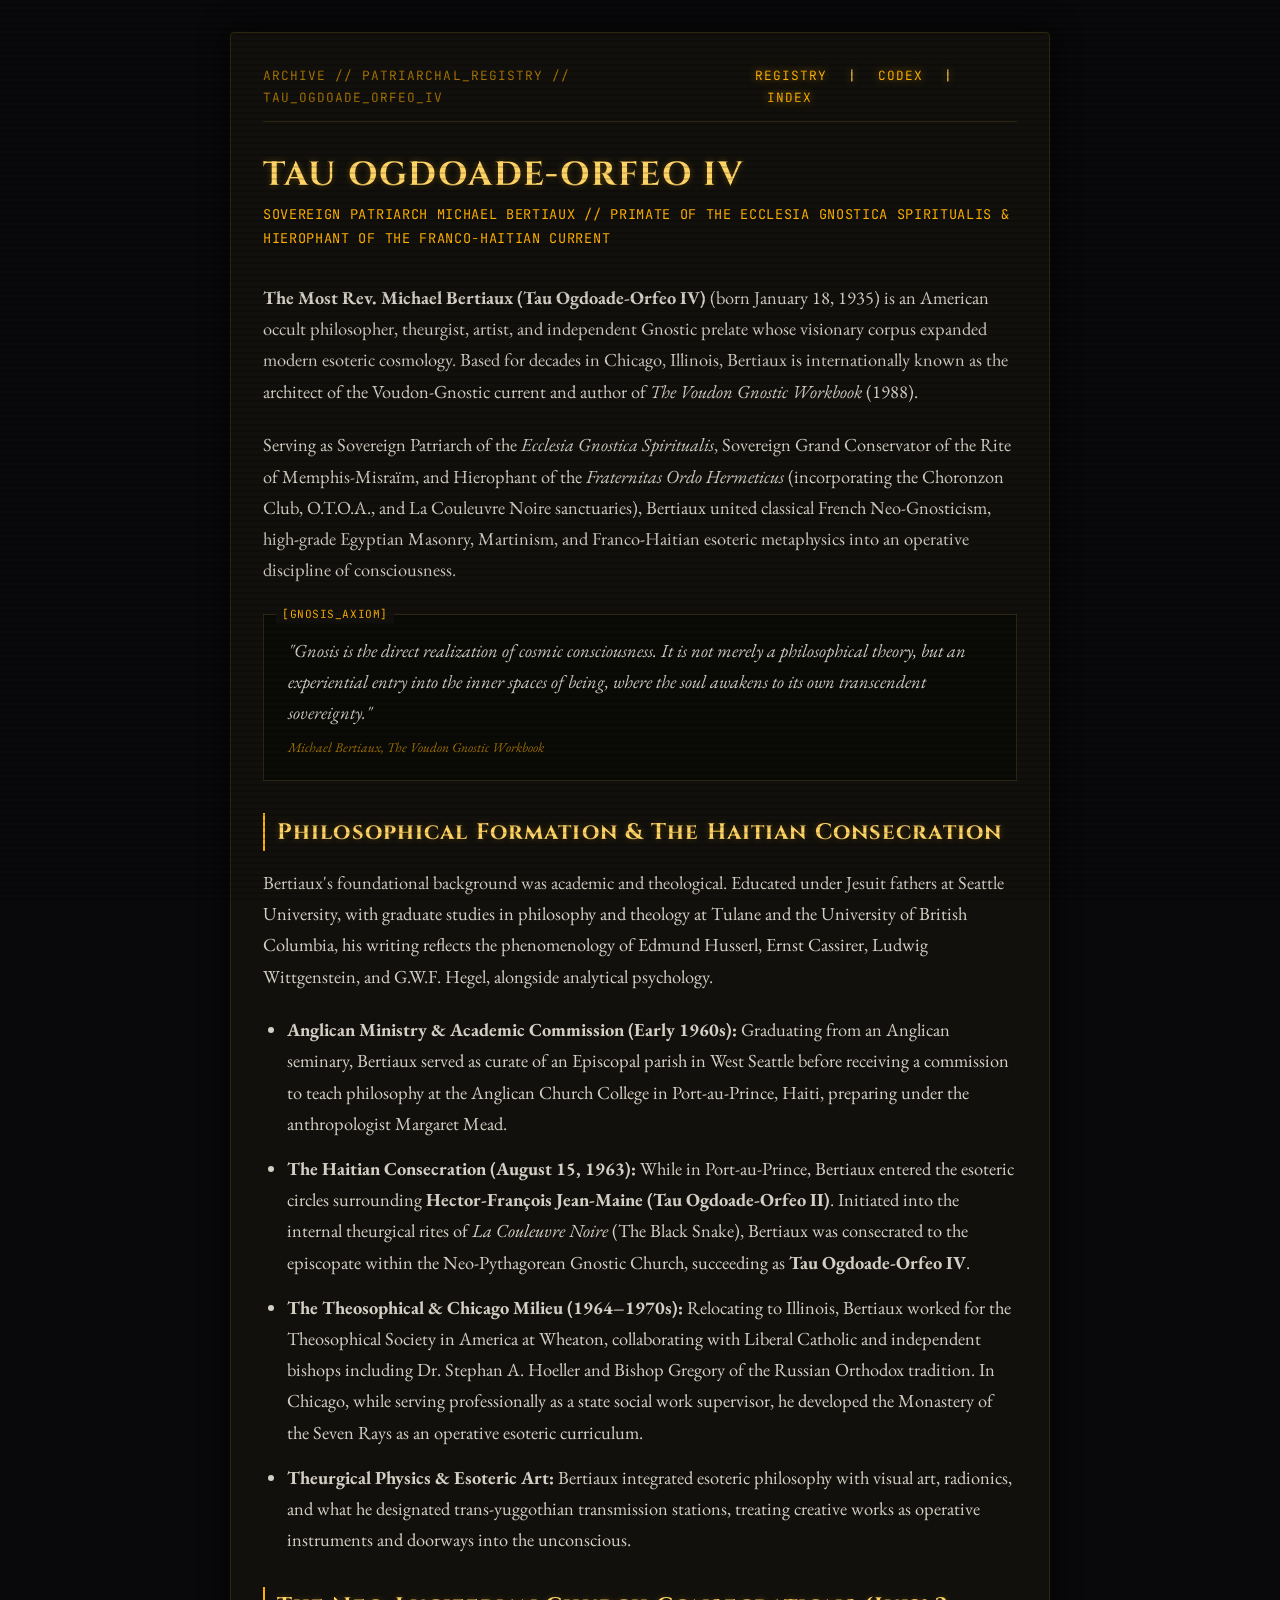
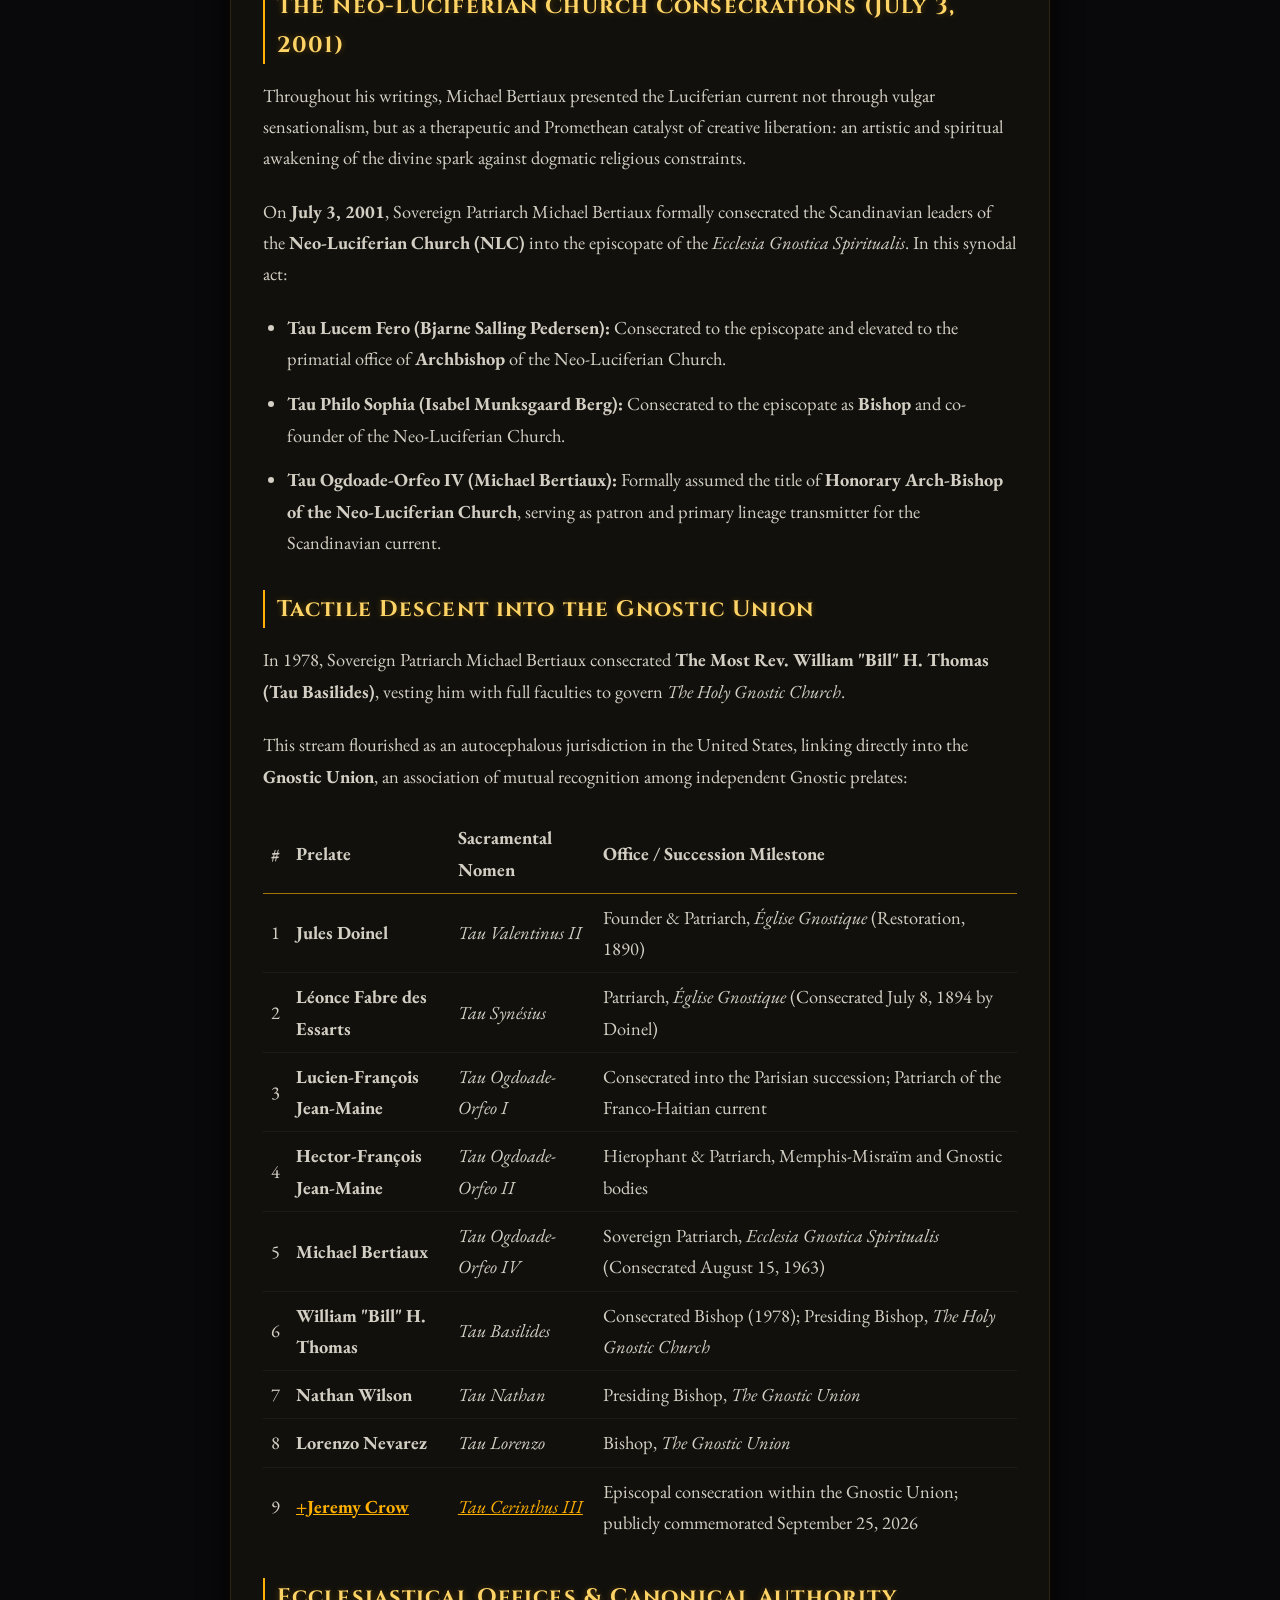
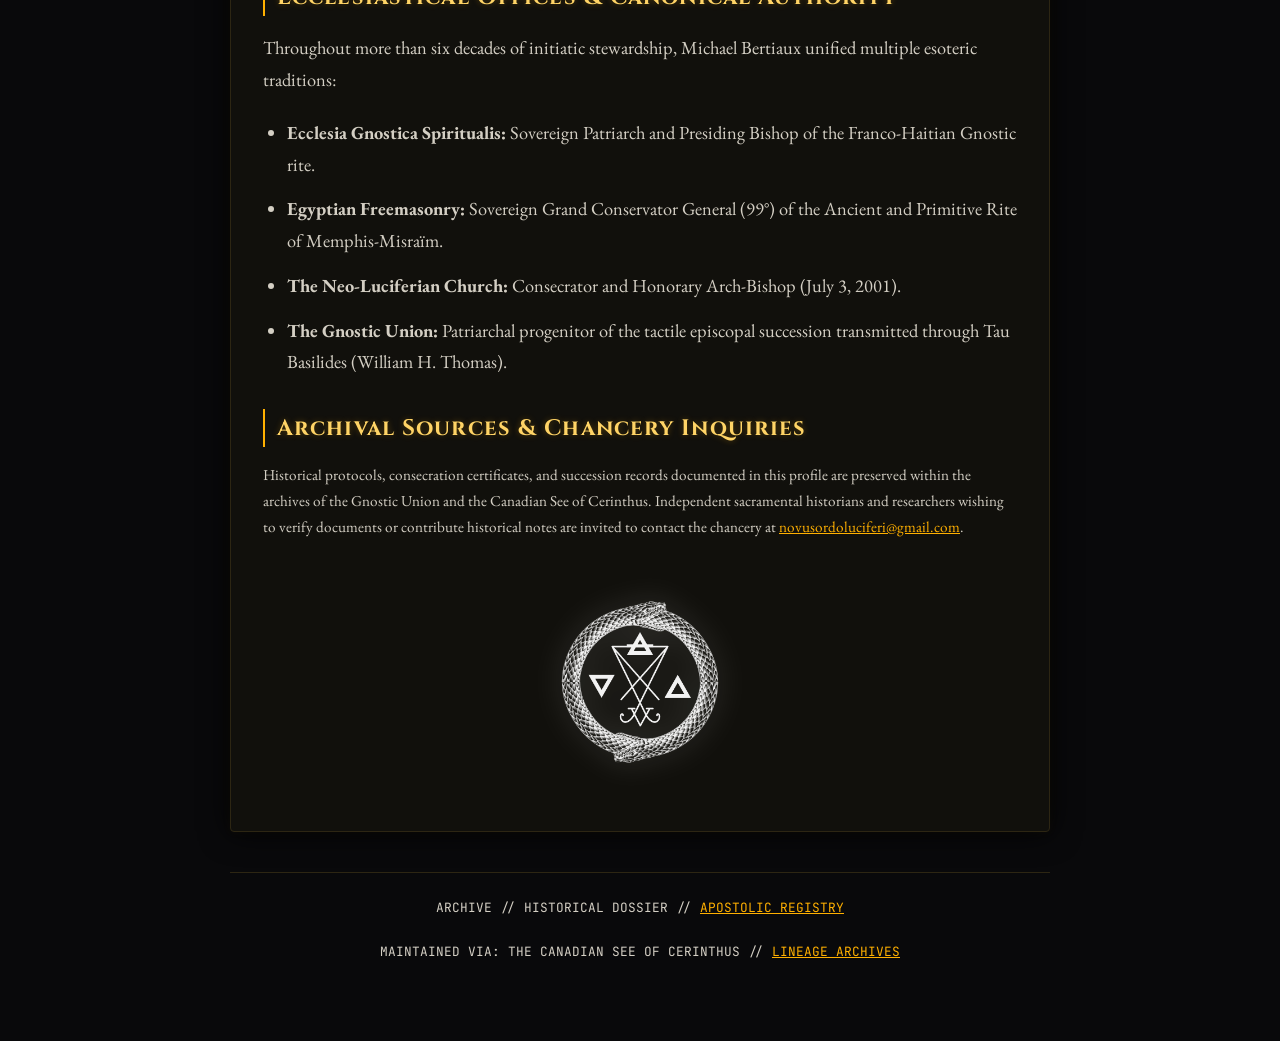
<file: tau-ogdoade-orfeo-iv.html>
<!DOCTYPE html>
<html lang="en">
<head>
  <meta charset="UTF-8">
  <meta name="viewport" content="width=device-width, initial-scale=1.0">
  <title>Tau Ogdoade-Orfeo IV (Michael Bertiaux) | Apostolic &amp; Gnostic Registry</title>
  <meta name="description" content="Ecclesiastical biography, initiatic provenance, and episcopal successions of Sovereign Patriarch Michael Bertiaux (Tau Ogdoade-Orfeo IV).">
  
  <!-- Fonts -->
  <link rel="preconnect" href="https://fonts.googleapis.com">
  <link rel="preconnect" href="https://fonts.gstatic.com" crossorigin>
  <link href="https://fonts.googleapis.com/css2?family=Cinzel:wght@500;700&family=EB+Garamond:ital,wght@0,400;0,600;1,400&family=JetBrains+Mono:wght@400;700&display=swap" rel="stylesheet">

  <!-- Shared External Stylesheet -->
  <link rel="stylesheet" href="style.css">
</head>
<body>

  <div class="container">
    <main class="terminal-frame">
      <div class="terminal-header">
        <span>ARCHIVE // PATRIARCHAL_REGISTRY // TAU_OGDOADE_ORFEO_IV</span>
        <span class="status-active">
          <a href="registry.html" style="color: var(--amber-base); text-decoration: none; margin-right: 0.75rem;">REGISTRY</a> |
          <a href="codex.html" style="color: var(--amber-base); text-decoration: none; margin: 0 0.75rem;">CODEX</a> |
          <a href="index.html" style="color: var(--amber-base); text-decoration: none; margin-left: 0.75rem;">INDEX</a>
        </span>
      </div>

      <header>
        <h1>Tau Ogdoade-Orfeo IV</h1>
        <div class="subtitle">SOVEREIGN PATRIARCH MICHAEL BERTIAUX // PRIMATE OF THE ECCLESIA GNOSTICA SPIRITUALIS &amp; HIEROPHANT OF THE FRANCO-HAITIAN CURRENT</div>
      </header>

      <section>
        <p>
          <strong>The Most Rev. Michael Bertiaux (Tau Ogdoade-Orfeo IV)</strong> (born January 18, 1935) is an American occult philosopher, theurgist, artist, and independent Gnostic prelate whose visionary corpus expanded modern esoteric cosmology. Based for decades in Chicago, Illinois, Bertiaux is internationally known as the architect of the Voudon-Gnostic current and author of <em>The Voudon Gnostic Workbook</em> (1988).
        </p>

        <p>
          Serving as Sovereign Patriarch of the <em>Ecclesia Gnostica Spiritualis</em>, Sovereign Grand Conservator of the Rite of Memphis-Misraïm, and Hierophant of the <em>Fraternitas Ordo Hermeticus</em> (incorporating the Choronzon Club, O.T.O.A., and La Couleuvre Noire sanctuaries), Bertiaux united classical French Neo-Gnosticism, high-grade Egyptian Masonry, Martinism, and Franco-Haitian esoteric metaphysics into an operative discipline of consciousness.
        </p>

        <div class="terminal-callout">
          "Gnosis is the direct realization of cosmic consciousness. It is not merely a philosophical theory, but an experiential entry into the inner spaces of being, where the soul awakens to its own transcendent sovereignty."
          <div style="font-size: 0.85rem; margin-top: 0.5rem; color: var(--amber-dim);">Michael Bertiaux, <em>The Voudon Gnostic Workbook</em></div>
        </div>

        <h2>Philosophical Formation &amp; The Haitian Consecration</h2>
        <p>
          Bertiaux's foundational background was academic and theological. Educated under Jesuit fathers at Seattle University, with graduate studies in philosophy and theology at Tulane and the University of British Columbia, his writing reflects the phenomenology of Edmund Husserl, Ernst Cassirer, Ludwig Wittgenstein, and G.W.F. Hegel, alongside analytical psychology.
        </p>

        <ul style="margin: 1rem 0 1.5rem 1.5rem; color: var(--parchment);">
          <li style="margin-bottom: 0.85rem;">
            <strong>Anglican Ministry &amp; Academic Commission (Early 1960s):</strong> Graduating from an Anglican seminary, Bertiaux served as curate of an Episcopal parish in West Seattle before receiving a commission to teach philosophy at the Anglican Church College in Port-au-Prince, Haiti, preparing under the anthropologist Margaret Mead.
          </li>
          <li style="margin-bottom: 0.85rem;">
            <strong>The Haitian Consecration (August 15, 1963):</strong> While in Port-au-Prince, Bertiaux entered the esoteric circles surrounding <strong>Hector-François Jean-Maine (Tau Ogdoade-Orfeo II)</strong>. Initiated into the internal theurgical rites of <em>La Couleuvre Noire</em> (The Black Snake), Bertiaux was consecrated to the episcopate within the Neo-Pythagorean Gnostic Church, succeeding as <strong>Tau Ogdoade-Orfeo IV</strong>.
          </li>
          <li style="margin-bottom: 0.85rem;">
            <strong>The Theosophical &amp; Chicago Milieu (1964–1970s):</strong> Relocating to Illinois, Bertiaux worked for the Theosophical Society in America at Wheaton, collaborating with Liberal Catholic and independent bishops including Dr. Stephan A. Hoeller and Bishop Gregory of the Russian Orthodox tradition. In Chicago, while serving professionally as a state social work supervisor, he developed the Monastery of the Seven Rays as an operative esoteric curriculum.
          </li>
          <li style="margin-bottom: 0.85rem;">
            <strong>Theurgical Physics &amp; Esoteric Art:</strong> Bertiaux integrated esoteric philosophy with visual art, radionics, and what he designated trans-yuggothian transmission stations, treating creative works as operative instruments and doorways into the unconscious.
          </li>
        </ul>

        <h2>The Neo-Luciferian Church Consecrations (July 3, 2001)</h2>
        <p>
          Throughout his writings, Michael Bertiaux presented the Luciferian current not through vulgar sensationalism, but as a therapeutic and Promethean catalyst of creative liberation: an artistic and spiritual awakening of the divine spark against dogmatic religious constraints.
        </p>

        <p>
          On <strong>July 3, 2001</strong>, Sovereign Patriarch Michael Bertiaux formally consecrated the Scandinavian leaders of the <strong>Neo-Luciferian Church (NLC)</strong> into the episcopate of the <em>Ecclesia Gnostica Spiritualis</em>. In this synodal act:
        </p>

        <ul style="margin: 1rem 0 1.5rem 1.5rem; color: var(--parchment);">
          <li style="margin-bottom: 0.85rem;">
            <strong>Tau Lucem Fero (Bjarne Salling Pedersen):</strong> Consecrated to the episcopate and elevated to the primatial office of <strong>Archbishop</strong> of the Neo-Luciferian Church.
          </li>
          <li style="margin-bottom: 0.85rem;">
            <strong>Tau Philo Sophia (Isabel Munksgaard Berg):</strong> Consecrated to the episcopate as <strong>Bishop</strong> and co-founder of the Neo-Luciferian Church.
          </li>
          <li style="margin-bottom: 0.85rem;">
            <strong>Tau Ogdoade-Orfeo IV (Michael Bertiaux):</strong> Formally assumed the title of <strong>Honorary Arch-Bishop of the Neo-Luciferian Church</strong>, serving as patron and primary lineage transmitter for the Scandinavian current.
          </li>
        </ul>

        <h2>Tactile Descent into the Gnostic Union</h2>
        <p>
          In 1978, Sovereign Patriarch Michael Bertiaux consecrated <strong>The Most Rev. William "Bill" H. Thomas (Tau Basilides)</strong>, vesting him with full faculties to govern <em>The Holy Gnostic Church</em>.
        </p>

        <p>
          This stream flourished as an autocephalous jurisdiction in the United States, linking directly into the <strong>Gnostic Union</strong>, an association of mutual recognition among independent Gnostic prelates:
        </p>

        <table class="matrix-table" style="width: 100%; margin: 1rem 0 1.5rem 0; border-collapse: collapse;">
          <thead>
            <tr style="border-bottom: 1px solid var(--amber-dim); text-align: left;">
              <th style="padding: 0.5rem;">#</th>
              <th style="padding: 0.5rem;">Prelate</th>
              <th style="padding: 0.5rem;">Sacramental Nomen</th>
              <th style="padding: 0.5rem;">Office / Succession Milestone</th>
            </tr>
          </thead>
          <tbody>
            <tr style="border-bottom: 1px solid rgba(255,255,255,0.05);">
              <td style="padding: 0.5rem;">1</td>
              <td style="padding: 0.5rem;"><strong>Jules Doinel</strong></td>
              <td style="padding: 0.5rem;"><em>Tau Valentinus II</em></td>
              <td style="padding: 0.5rem;">Founder &amp; Patriarch, <em>Église Gnostique</em> (Restoration, 1890)</td>
            </tr>
            <tr style="border-bottom: 1px solid rgba(255,255,255,0.05);">
              <td style="padding: 0.5rem;">2</td>
              <td style="padding: 0.5rem;"><strong>Léonce Fabre des Essarts</strong></td>
              <td style="padding: 0.5rem;"><em>Tau Synésius</em></td>
              <td style="padding: 0.5rem;">Patriarch, <em>Église Gnostique</em> (Consecrated July 8, 1894 by Doinel)</td>
            </tr>
            <tr style="border-bottom: 1px solid rgba(255,255,255,0.05);">
              <td style="padding: 0.5rem;">3</td>
              <td style="padding: 0.5rem;"><strong>Lucien-François Jean-Maine</strong></td>
              <td style="padding: 0.5rem;"><em>Tau Ogdoade-Orfeo I</em></td>
              <td style="padding: 0.5rem;">Consecrated into the Parisian succession; Patriarch of the Franco-Haitian current</td>
            </tr>
            <tr style="border-bottom: 1px solid rgba(255,255,255,0.05);">
              <td style="padding: 0.5rem;">4</td>
              <td style="padding: 0.5rem;"><strong>Hector-François Jean-Maine</strong></td>
              <td style="padding: 0.5rem;"><em>Tau Ogdoade-Orfeo II</em></td>
              <td style="padding: 0.5rem;">Hierophant &amp; Patriarch, Memphis-Misraïm and Gnostic bodies</td>
            </tr>
            <tr style="border-bottom: 1px solid rgba(255,255,255,0.05);">
              <td style="padding: 0.5rem;">5</td>
              <td style="padding: 0.5rem;"><strong>Michael Bertiaux</strong></td>
              <td style="padding: 0.5rem;"><em>Tau Ogdoade-Orfeo IV</em></td>
              <td style="padding: 0.5rem;">Sovereign Patriarch, <em>Ecclesia Gnostica Spiritualis</em> (Consecrated August 15, 1963)</td>
            </tr>
            <tr style="border-bottom: 1px solid rgba(255,255,255,0.05);">
              <td style="padding: 0.5rem;">6</td>
              <td style="padding: 0.5rem;"><strong>William "Bill" H. Thomas</strong></td>
              <td style="padding: 0.5rem;"><em>Tau Basilides</em></td>
              <td style="padding: 0.5rem;">Consecrated Bishop (1978); Presiding Bishop, <em>The Holy Gnostic Church</em></td>
            </tr>
            <tr style="border-bottom: 1px solid rgba(255,255,255,0.05);">
              <td style="padding: 0.5rem;">7</td>
              <td style="padding: 0.5rem;"><strong>Nathan Wilson</strong></td>
              <td style="padding: 0.5rem;"><em>Tau Nathan</em></td>
              <td style="padding: 0.5rem;">Presiding Bishop, <em>The Gnostic Union</em></td>
            </tr>
            <tr style="border-bottom: 1px solid rgba(255,255,255,0.05);">
              <td style="padding: 0.5rem;">8</td>
              <td style="padding: 0.5rem;"><strong>Lorenzo Nevarez</strong></td>
              <td style="padding: 0.5rem;"><em>Tau Lorenzo</em></td>
              <td style="padding: 0.5rem;">Bishop, <em>The Gnostic Union</em></td>
            </tr>
            <tr>
              <td style="padding: 0.5rem;">9</td>
              <td style="padding: 0.5rem;"><strong><a href="tau-cerinthus-iii.html" style="color: var(--amber-base); text-decoration: underline;">+Jeremy Crow</a></strong></td>
              <td style="padding: 0.5rem;"><em><a href="tau-cerinthus-iii.html" style="color: var(--amber-base); text-decoration: underline;">Tau Cerinthus III</a></em></td>
              <td style="padding: 0.5rem;">Episcopal consecration within the Gnostic Union; publicly commemorated September 25, 2026</td>
            </tr>
          </tbody>
        </table>

        <h2>Ecclesiastical Offices &amp; Canonical Authority</h2>
        <p>
          Throughout more than six decades of initiatic stewardship, Michael Bertiaux unified multiple esoteric traditions:
        </p>

        <ul style="margin: 1rem 0 1.5rem 1.5rem; color: var(--parchment);">
          <li style="margin-bottom: 0.85rem;">
            <strong>Ecclesia Gnostica Spiritualis:</strong> Sovereign Patriarch and Presiding Bishop of the Franco-Haitian Gnostic rite.
          </li>
          <li style="margin-bottom: 0.85rem;">
            <strong>Egyptian Freemasonry:</strong> Sovereign Grand Conservator General (99°) of the Ancient and Primitive Rite of Memphis-Misraïm.
          </li>
          <li style="margin-bottom: 0.85rem;">
            <strong>The Neo-Luciferian Church:</strong> Consecrator and Honorary Arch-Bishop (July 3, 2001).
          </li>
          <li style="margin-bottom: 0.85rem;">
            <strong>The Gnostic Union:</strong> Patriarchal progenitor of the tactile episcopal succession transmitted through Tau Basilides (William H. Thomas).
          </li>
        </ul>

        <h2>Archival Sources &amp; Chancery Inquiries</h2>
        <p style="font-size: 0.95rem; color: var(--parchment-dim);">
          Historical protocols, consecration certificates, and succession records documented in this profile are preserved within the archives of the Gnostic Union and the Canadian See of Cerinthus. Independent sacramental historians and researchers wishing to verify documents or contribute historical notes are invited to contact the chancery at <a href="mailto:novusordoluciferi@gmail.com" style="color: var(--amber-base); text-decoration: underline;">novusordoluciferi@gmail.com</a>.
        </p>
      </section>

      <div class="emblem-container">
        <img src="GnosticLuciferianAlchemyBWTPB.png" alt="Gnostic Seal" class="emblem-img">
      </div>
    </main>

    <footer>
      <p>ARCHIVE // HISTORICAL DOSSIER // <a href="registry.html" style="color: var(--amber-base); text-decoration: underline;">APOSTOLIC REGISTRY</a></p>
      <p>MAINTAINED VIA: THE CANADIAN SEE OF CERINTHUS // <a href="registry.html" style="color: var(--amber-base); text-decoration: underline;">LINEAGE ARCHIVES</a></p>
    </footer>
  </div>

</body>
</html>
</file>
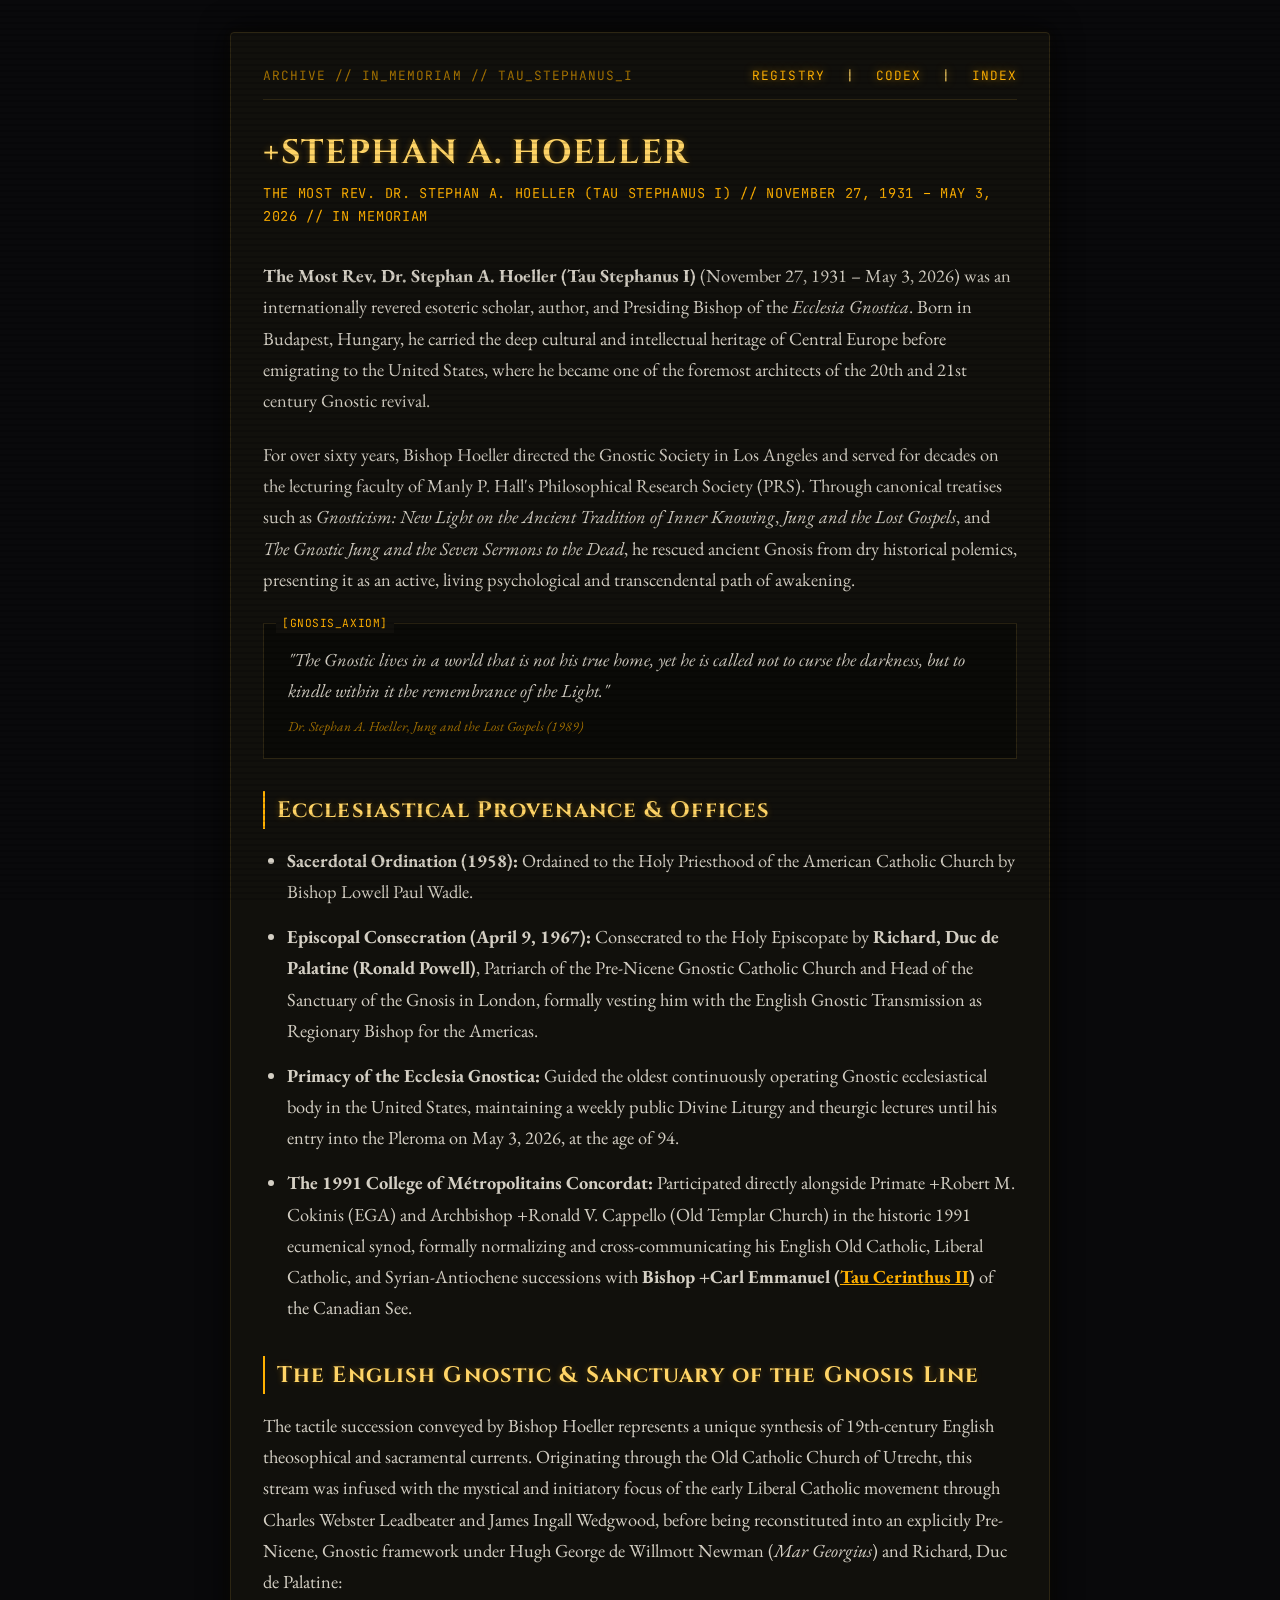
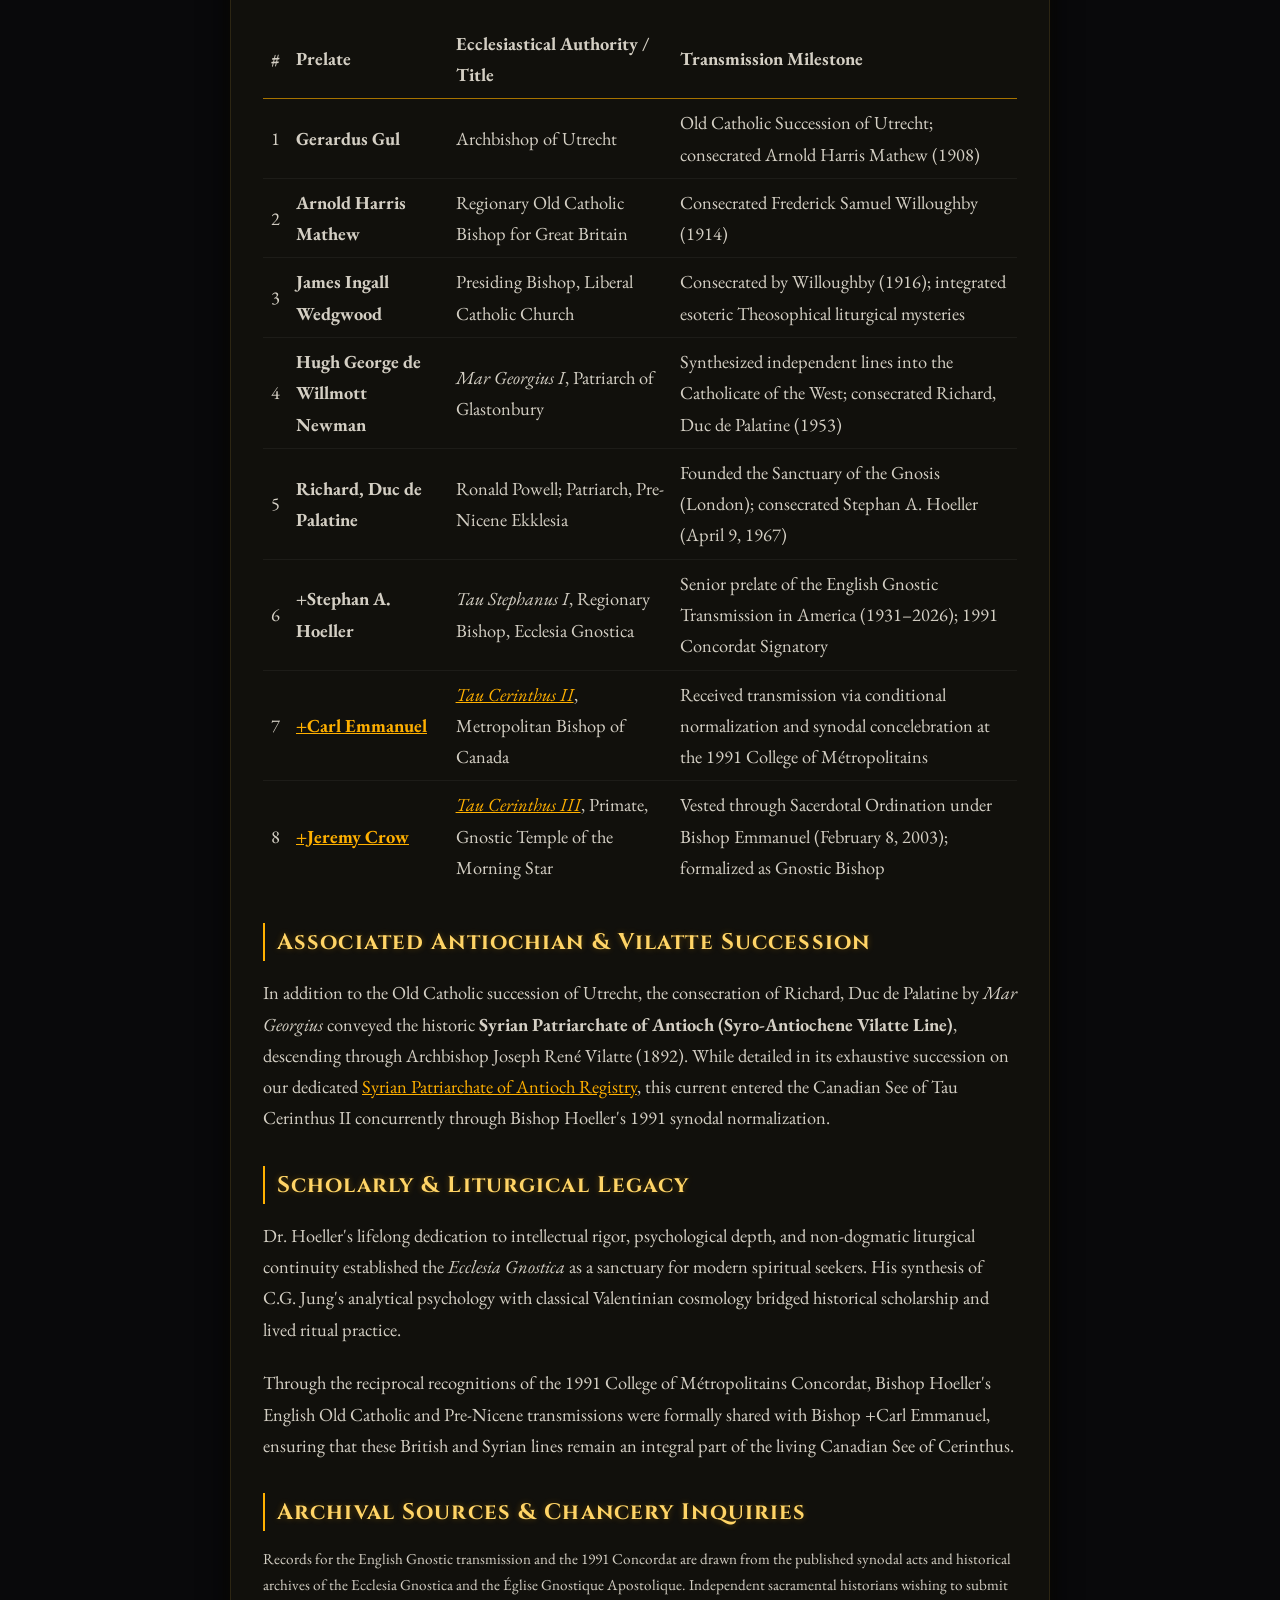
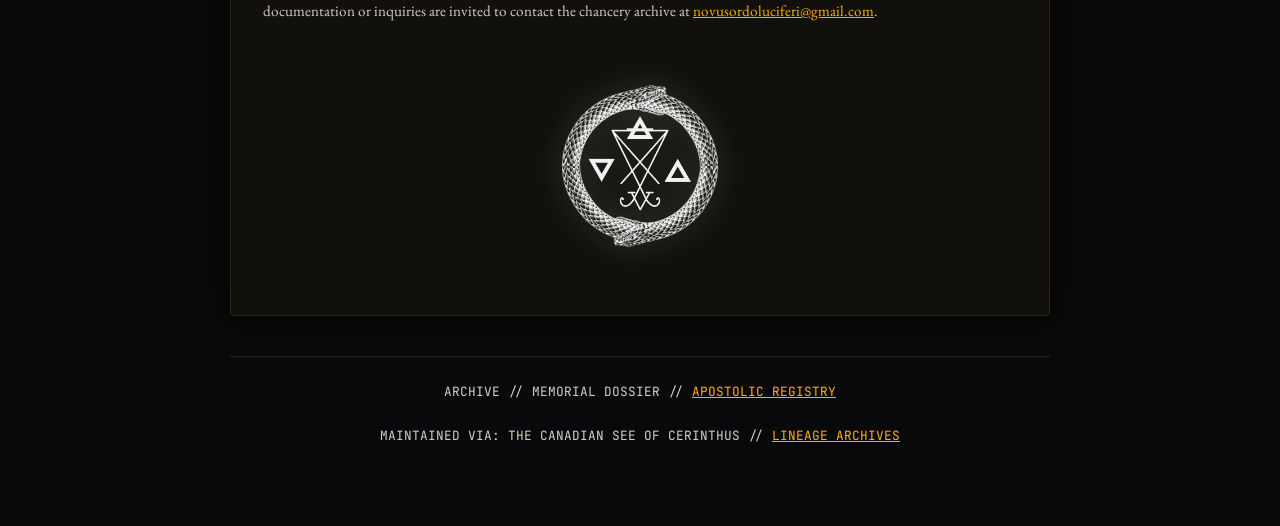
<file: tau-stephanus-i.html>
<!DOCTYPE html>
<html lang="en">
<head>
  <meta charset="UTF-8">
  <meta name="viewport" content="width=device-width, initial-scale=1.0">
  <title>The Most Rev. Stephan A. Hoeller (Tau Stephanus I) | Apostolic &amp; Gnostic Registry</title>
  <meta name="description" content="Memorial biography, episcopal successions, and English Gnostic transmission of The Most Rev. Dr. Stephan A. Hoeller (Tau Stephanus I), 1931-2026.">
  
  <!-- Fonts -->
  <link rel="preconnect" href="https://fonts.googleapis.com">
  <link rel="preconnect" href="https://fonts.gstatic.com" crossorigin>
  <link href="https://fonts.googleapis.com/css2?family=Cinzel:wght@500;700&family=EB+Garamond:ital,wght@0,400;0,600;1,400&family=JetBrains+Mono:wght@400;700&display=swap" rel="stylesheet">

  <!-- Shared External Stylesheet -->
  <link rel="stylesheet" href="style.css">
</head>
<body>

  <div class="container">
    <main class="terminal-frame">
      <div class="terminal-header">
        <span>ARCHIVE // IN_MEMORIAM // TAU_STEPHANUS_I</span>
        <span class="status-active">
          <a href="registry.html" style="color: var(--amber-base); text-decoration: none; margin-right: 0.75rem;">REGISTRY</a> |
          <a href="codex.html" style="color: var(--amber-base); text-decoration: none; margin: 0 0.75rem;">CODEX</a> |
          <a href="index.html" style="color: var(--amber-base); text-decoration: none; margin-left: 0.75rem;">INDEX</a>
        </span>
      </div>

      <header>
        <h1>+Stephan A. Hoeller</h1>
        <div class="subtitle">THE MOST REV. DR. STEPHAN A. HOELLER (TAU STEPHANUS I) // NOVEMBER 27, 1931 – MAY 3, 2026 // IN MEMORIAM</div>
      </header>

      <section>
        <p>
          <strong>The Most Rev. Dr. Stephan A. Hoeller (Tau Stephanus I)</strong> (November 27, 1931 – May 3, 2026) was an internationally revered esoteric scholar, author, and Presiding Bishop of the <em>Ecclesia Gnostica</em>. Born in Budapest, Hungary, he carried the deep cultural and intellectual heritage of Central Europe before emigrating to the United States, where he became one of the foremost architects of the 20th and 21st century Gnostic revival.
        </p>

        <p>
          For over sixty years, Bishop Hoeller directed the Gnostic Society in Los Angeles and served for decades on the lecturing faculty of Manly P. Hall's Philosophical Research Society (PRS). Through canonical treatises such as <em>Gnosticism: New Light on the Ancient Tradition of Inner Knowing</em>, <em>Jung and the Lost Gospels</em>, and <em>The Gnostic Jung and the Seven Sermons to the Dead</em>, he rescued ancient Gnosis from dry historical polemics, presenting it as an active, living psychological and transcendental path of awakening.
        </p>

        <div class="terminal-callout">
          "The Gnostic lives in a world that is not his true home, yet he is called not to curse the darkness, but to kindle within it the remembrance of the Light."
          <div style="font-size: 0.85rem; margin-top: 0.5rem; color: var(--amber-dim);">Dr. Stephan A. Hoeller, <em>Jung and the Lost Gospels</em> (1989)</div>
        </div>

        <h2>Ecclesiastical Provenance &amp; Offices</h2>
        <ul style="margin: 1rem 0 1.5rem 1.5rem; color: var(--parchment);">
          <li style="margin-bottom: 0.85rem;">
            <strong>Sacerdotal Ordination (1958):</strong> Ordained to the Holy Priesthood of the American Catholic Church by Bishop Lowell Paul Wadle.
          </li>
          <li style="margin-bottom: 0.85rem;">
            <strong>Episcopal Consecration (April 9, 1967):</strong> Consecrated to the Holy Episcopate by <strong>Richard, Duc de Palatine (Ronald Powell)</strong>, Patriarch of the Pre-Nicene Gnostic Catholic Church and Head of the Sanctuary of the Gnosis in London, formally vesting him with the English Gnostic Transmission as Regionary Bishop for the Americas.
          </li>
          <li style="margin-bottom: 0.85rem;">
            <strong>Primacy of the Ecclesia Gnostica:</strong> Guided the oldest continuously operating Gnostic ecclesiastical body in the United States, maintaining a weekly public Divine Liturgy and theurgic lectures until his entry into the Pleroma on May 3, 2026, at the age of 94.
          </li>
          <li style="margin-bottom: 0.85rem;">
            <strong>The 1991 College of Métropolitains Concordat:</strong> Participated directly alongside Primate +Robert M. Cokinis (EGA) and Archbishop +Ronald V. Cappello (Old Templar Church) in the historic 1991 ecumenical synod, formally normalizing and cross-communicating his English Old Catholic, Liberal Catholic, and Syrian-Antiochene successions with <strong>Bishop +Carl Emmanuel (<a href="tau-cerinthus-ii.html" style="color: var(--amber-base); text-decoration: underline;">Tau Cerinthus II</a>)</strong> of the Canadian See.
          </li>
        </ul>

        <h2>The English Gnostic &amp; Sanctuary of the Gnosis Line</h2>
        <p>
          The tactile succession conveyed by Bishop Hoeller represents a unique synthesis of 19th-century English theosophical and sacramental currents. Originating through the Old Catholic Church of Utrecht, this stream was infused with the mystical and initiatory focus of the early Liberal Catholic movement through Charles Webster Leadbeater and James Ingall Wedgwood, before being reconstituted into an explicitly Pre-Nicene, Gnostic framework under Hugh George de Willmott Newman (<em>Mar Georgius</em>) and Richard, Duc de Palatine:
        </p>

        <table class="matrix-table" style="width: 100%; margin: 1rem 0 1.5rem 0; border-collapse: collapse;">
          <thead>
            <tr style="border-bottom: 1px solid var(--amber-dim); text-align: left;">
              <th style="padding: 0.5rem;">#</th>
              <th style="padding: 0.5rem;">Prelate</th>
              <th style="padding: 0.5rem;">Ecclesiastical Authority / Title</th>
              <th style="padding: 0.5rem;">Transmission Milestone</th>
            </tr>
          </thead>
          <tbody>
            <tr style="border-bottom: 1px solid rgba(255,255,255,0.05);">
              <td style="padding: 0.5rem;">1</td>
              <td style="padding: 0.5rem;"><strong>Gerardus Gul</strong></td>
              <td style="padding: 0.5rem;">Archbishop of Utrecht</td>
              <td style="padding: 0.5rem;">Old Catholic Succession of Utrecht; consecrated Arnold Harris Mathew (1908)</td>
            </tr>
            <tr style="border-bottom: 1px solid rgba(255,255,255,0.05);">
              <td style="padding: 0.5rem;">2</td>
              <td style="padding: 0.5rem;"><strong>Arnold Harris Mathew</strong></td>
              <td style="padding: 0.5rem;">Regionary Old Catholic Bishop for Great Britain</td>
              <td style="padding: 0.5rem;">Consecrated Frederick Samuel Willoughby (1914)</td>
            </tr>
            <tr style="border-bottom: 1px solid rgba(255,255,255,0.05);">
              <td style="padding: 0.5rem;">3</td>
              <td style="padding: 0.5rem;"><strong>James Ingall Wedgwood</strong></td>
              <td style="padding: 0.5rem;">Presiding Bishop, Liberal Catholic Church</td>
              <td style="padding: 0.5rem;">Consecrated by Willoughby (1916); integrated esoteric Theosophical liturgical mysteries</td>
            </tr>
            <tr style="border-bottom: 1px solid rgba(255,255,255,0.05);">
              <td style="padding: 0.5rem;">4</td>
              <td style="padding: 0.5rem;"><strong>Hugh George de Willmott Newman</strong></td>
              <td style="padding: 0.5rem;"><em>Mar Georgius I</em>, Patriarch of Glastonbury</td>
              <td style="padding: 0.5rem;">Synthesized independent lines into the Catholicate of the West; consecrated Richard, Duc de Palatine (1953)</td>
            </tr>
            <tr style="border-bottom: 1px solid rgba(255,255,255,0.05);">
              <td style="padding: 0.5rem;">5</td>
              <td style="padding: 0.5rem;"><strong>Richard, Duc de Palatine</strong></td>
              <td style="padding: 0.5rem;">Ronald Powell; Patriarch, Pre-Nicene Ekklesia</td>
              <td style="padding: 0.5rem;">Founded the Sanctuary of the Gnosis (London); consecrated Stephan A. Hoeller (April 9, 1967)</td>
            </tr>
            <tr style="border-bottom: 1px solid rgba(255,255,255,0.05);">
              <td style="padding: 0.5rem;">6</td>
              <td style="padding: 0.5rem;"><strong>+Stephan A. Hoeller</strong></td>
              <td style="padding: 0.5rem;"><em>Tau Stephanus I</em>, Regionary Bishop, Ecclesia Gnostica</td>
              <td style="padding: 0.5rem;">Senior prelate of the English Gnostic Transmission in America (1931–2026); 1991 Concordat Signatory</td>
            </tr>
            <tr style="border-bottom: 1px solid rgba(255,255,255,0.05);">
              <td style="padding: 0.5rem;">7</td>
              <td style="padding: 0.5rem;"><strong><a href="tau-cerinthus-ii.html" style="color: var(--amber-base); text-decoration: underline;">+Carl Emmanuel</a></strong></td>
              <td style="padding: 0.5rem;"><em><a href="tau-cerinthus-ii.html" style="color: var(--amber-base); text-decoration: underline;">Tau Cerinthus II</a></em>, Metropolitan Bishop of Canada</td>
              <td style="padding: 0.5rem;">Received transmission via conditional normalization and synodal concelebration at the 1991 College of Métropolitains</td>
            </tr>
            <tr>
              <td style="padding: 0.5rem;">8</td>
              <td style="padding: 0.5rem;"><strong><a href="tau-cerinthus-iii.html" style="color: var(--amber-base); text-decoration: underline;">+Jeremy Crow</a></strong></td>
              <td style="padding: 0.5rem;"><em><a href="tau-cerinthus-iii.html" style="color: var(--amber-base); text-decoration: underline;">Tau Cerinthus III</a></em>, Primate, Gnostic Temple of the Morning Star</td>
              <td style="padding: 0.5rem;">Vested through Sacerdotal Ordination under Bishop Emmanuel (February 8, 2003); formalized as Gnostic Bishop</td>
            </tr>
          </tbody>
        </table>

        <h2>Associated Antiochian &amp; Vilatte Succession</h2>
        <p>
          In addition to the Old Catholic succession of Utrecht, the consecration of Richard, Duc de Palatine by <em>Mar Georgius</em> conveyed the historic <strong>Syrian Patriarchate of Antioch (Syro-Antiochene Vilatte Line)</strong>, descending through Archbishop Joseph René Vilatte (1892). While detailed in its exhaustive succession on our dedicated <a href="syrian-antiochene-vilatte.html" style="color: var(--amber-base); text-decoration: underline;">Syrian Patriarchate of Antioch Registry</a>, this current entered the Canadian See of Tau Cerinthus II concurrently through Bishop Hoeller's 1991 synodal normalization.
        </p>

        <h2>Scholarly &amp; Liturgical Legacy</h2>
        <p>
          Dr. Hoeller's lifelong dedication to intellectual rigor, psychological depth, and non-dogmatic liturgical continuity established the <em>Ecclesia Gnostica</em> as a sanctuary for modern spiritual seekers. His synthesis of C.G. Jung's analytical psychology with classical Valentinian cosmology bridged historical scholarship and lived ritual practice.
        </p>

        <p>
          Through the reciprocal recognitions of the 1991 College of Métropolitains Concordat, Bishop Hoeller's English Old Catholic and Pre-Nicene transmissions were formally shared with Bishop +Carl Emmanuel, ensuring that these British and Syrian lines remain an integral part of the living Canadian See of Cerinthus.
        </p>

        <h2>Archival Sources &amp; Chancery Inquiries</h2>
        <p style="font-size: 0.95rem; color: var(--parchment-dim);">
          Records for the English Gnostic transmission and the 1991 Concordat are drawn from the published synodal acts and historical archives of the Ecclesia Gnostica and the Église Gnostique Apostolique. Independent sacramental historians wishing to submit documentation or inquiries are invited to contact the chancery archive at <a href="mailto:novusordoluciferi@gmail.com" style="color: var(--amber-base); text-decoration: underline;">novusordoluciferi@gmail.com</a>.
        </p>
      </section>

      <div class="emblem-container">
        <img src="GnosticLuciferianAlchemyBWTPB.png" alt="Gnostic Seal" class="emblem-img">
      </div>
    </main>

    <footer>
      <p>ARCHIVE // MEMORIAL DOSSIER // <a href="registry.html" style="color: var(--amber-base); text-decoration: underline;">APOSTOLIC REGISTRY</a></p>
      <p>MAINTAINED VIA: THE CANADIAN SEE OF CERINTHUS // <a href="registry.html" style="color: var(--amber-base); text-decoration: underline;">LINEAGE ARCHIVES</a></p>
    </footer>
  </div>

</body>
</html>
</file>
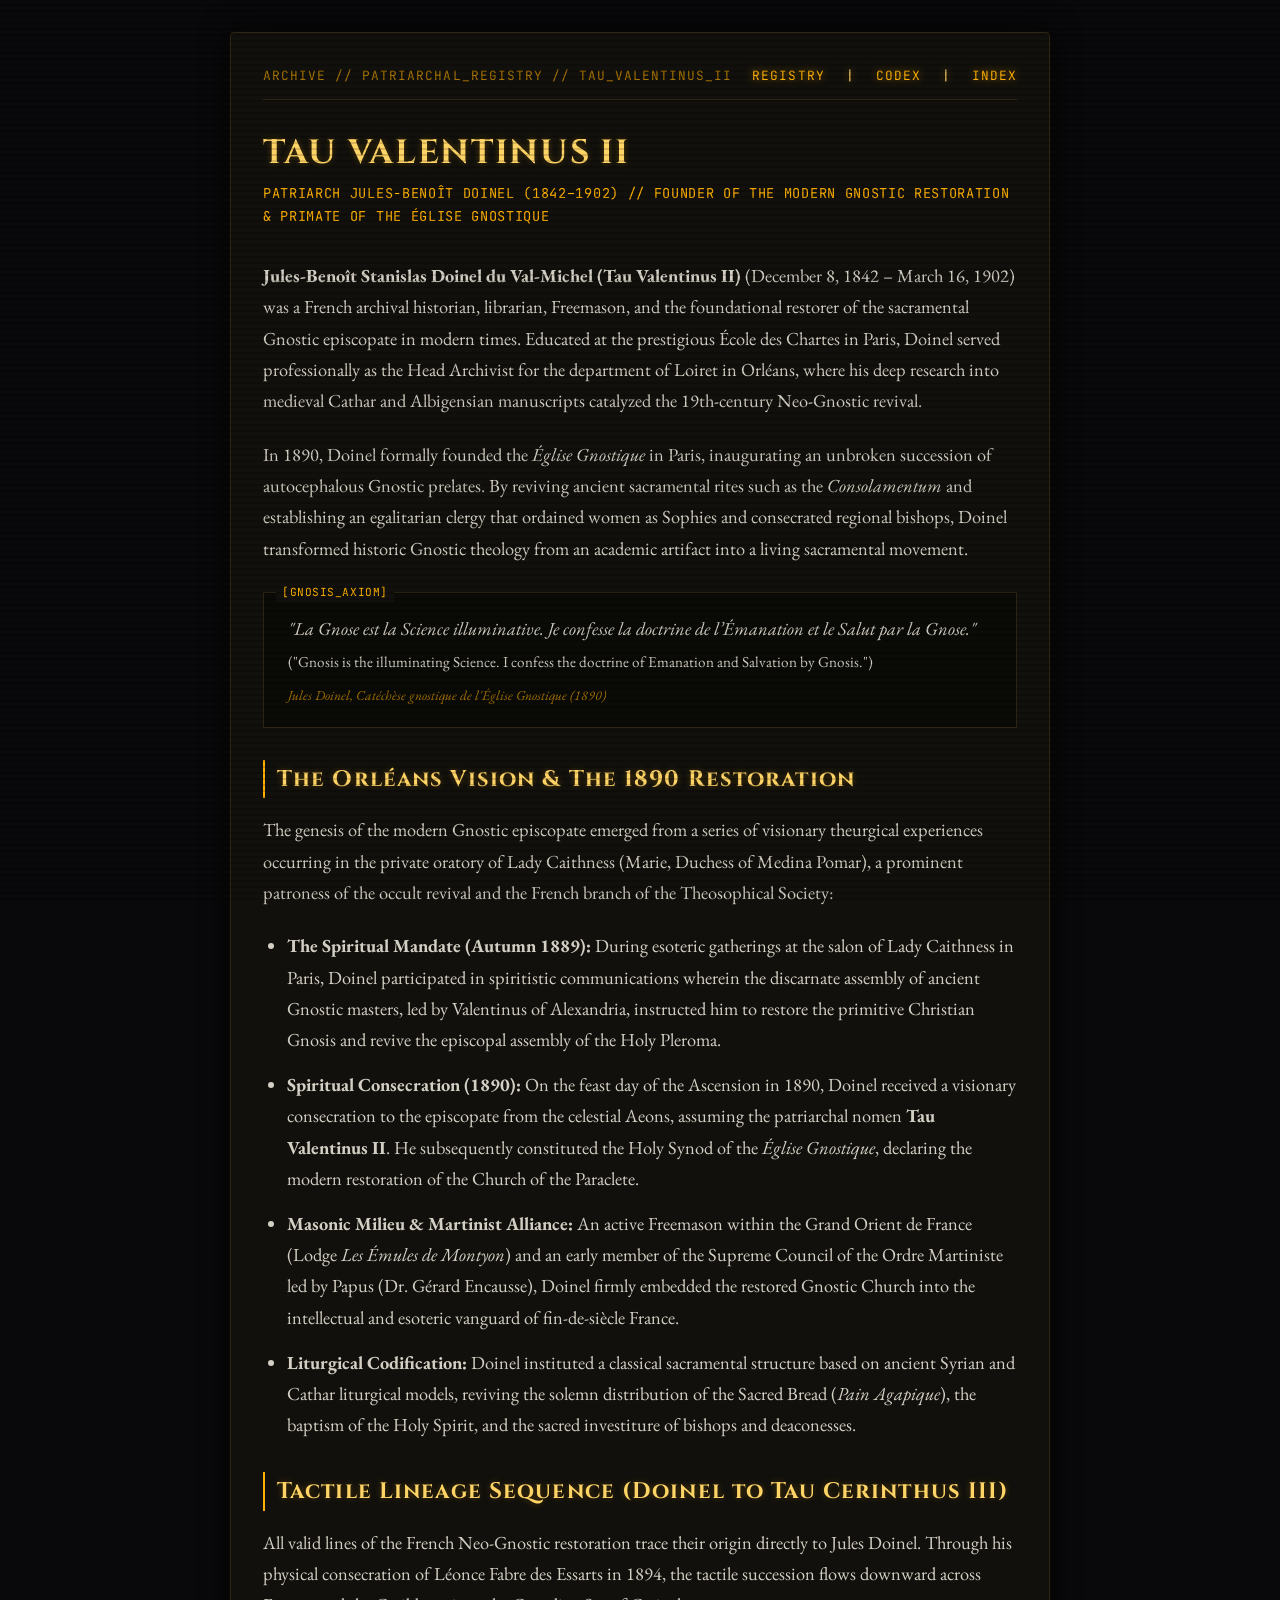
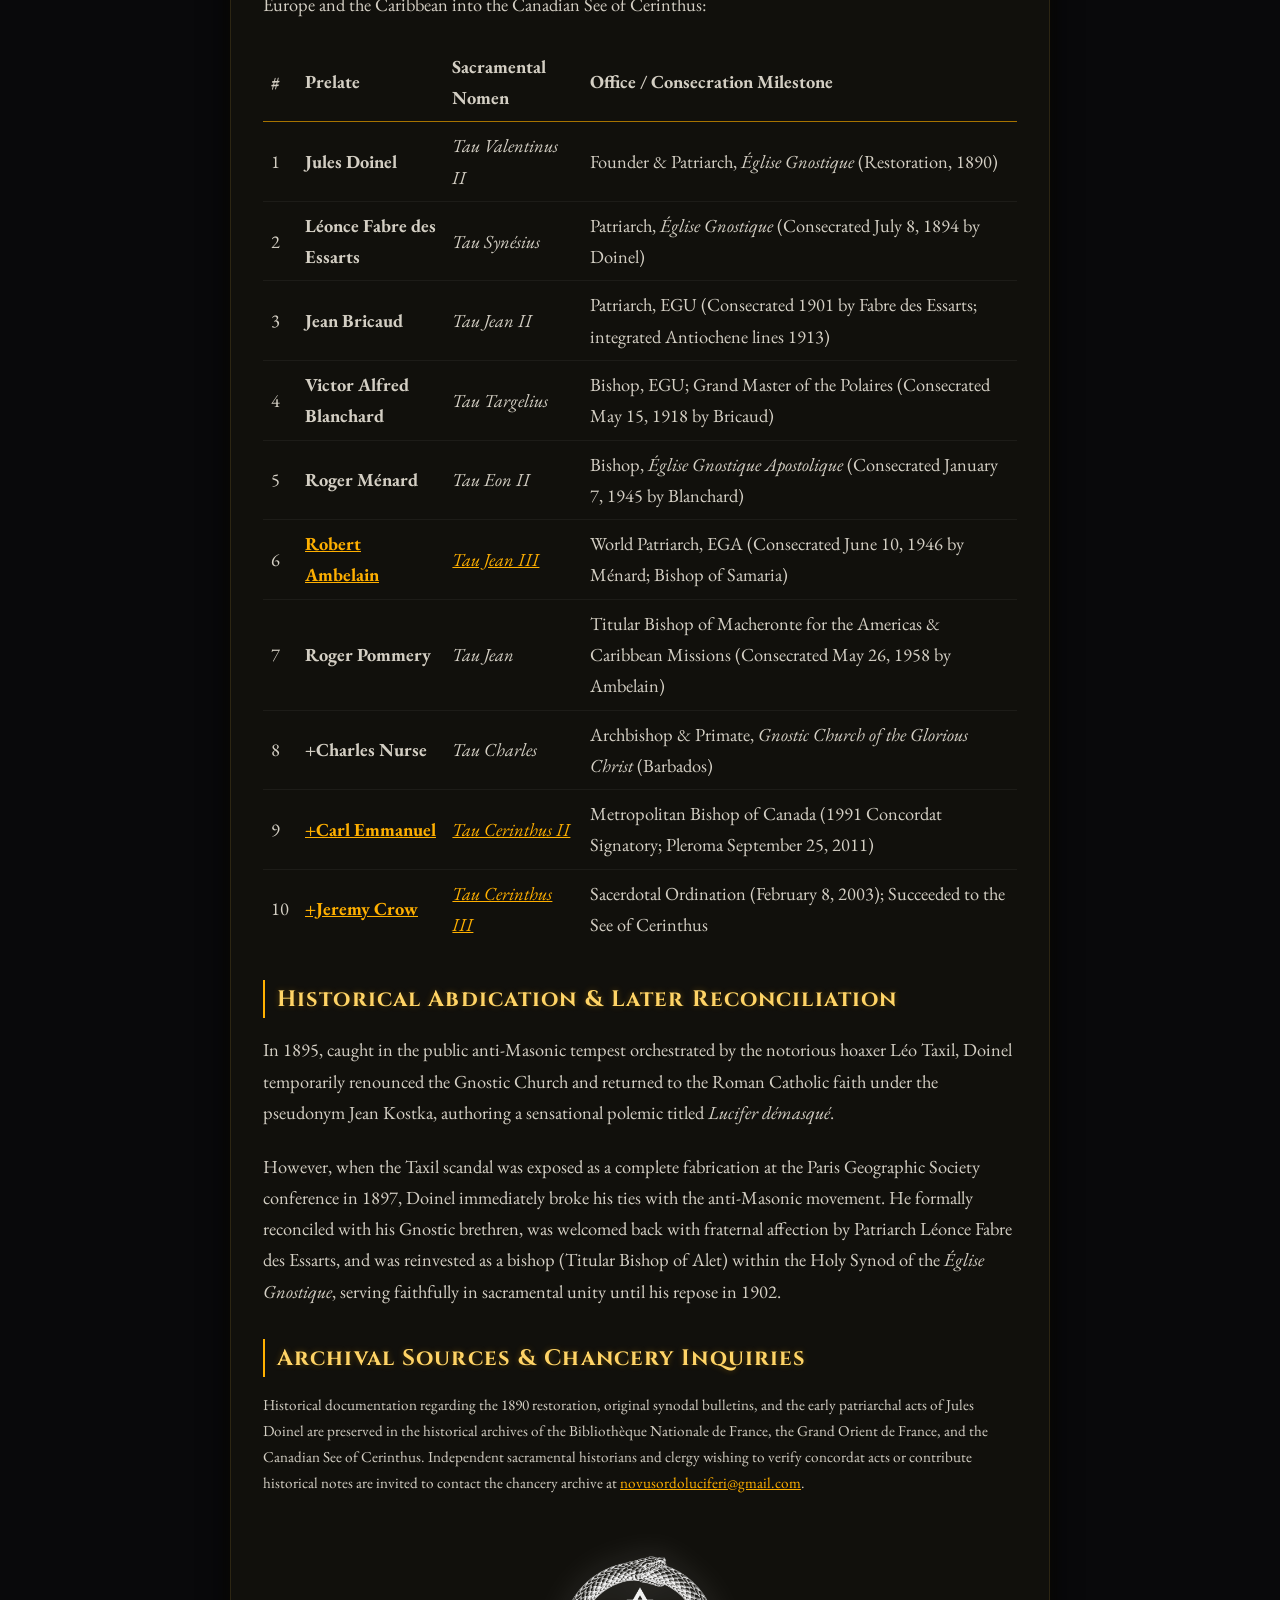
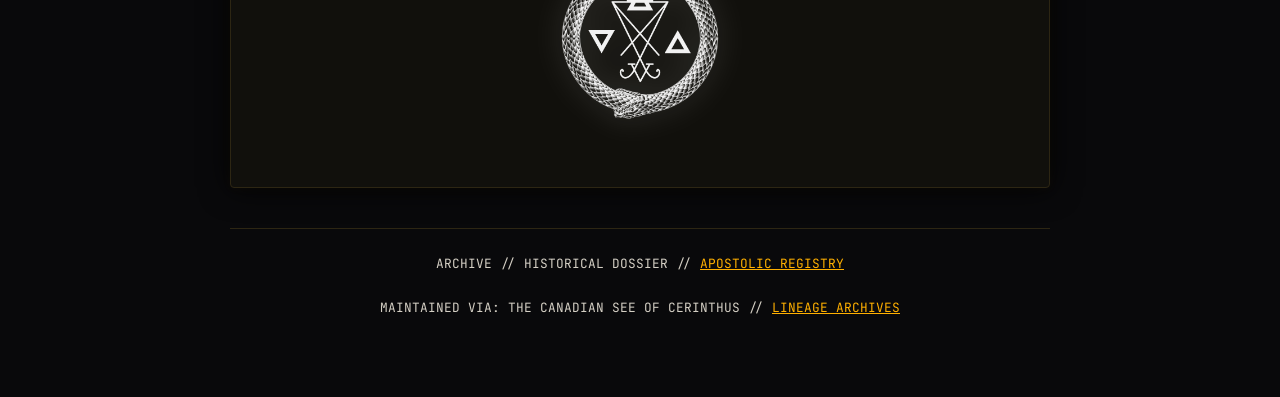
<file: tau-valentinus-ii.html>
<!DOCTYPE html>
<html lang="en">
<head>
  <meta charset="UTF-8">
  <meta name="viewport" content="width=device-width, initial-scale=1.0">
  <title>Tau Valentinus II (Jules Doinel) | Apostolic &amp; Gnostic Registry</title>
  <meta name="description" content="Ecclesiastical biography, historical restoration, and episcopal consecrations of Patriarch Jules Doinel (Tau Valentinus II), founder of the modern French Église Gnostique.">
  
  <!-- Fonts -->
  <link rel="preconnect" href="https://fonts.googleapis.com">
  <link rel="preconnect" href="https://fonts.gstatic.com" crossorigin>
  <link href="https://fonts.googleapis.com/css2?family=Cinzel:wght@500;700&family=EB+Garamond:ital,wght@0,400;0,600;1,400&family=JetBrains+Mono:wght@400;700&display=swap" rel="stylesheet">

  <!-- Shared External Stylesheet -->
  <link rel="stylesheet" href="style.css">
</head>
<body>

  <div class="container">
    <main class="terminal-frame">
      <div class="terminal-header">
        <span>ARCHIVE // PATRIARCHAL_REGISTRY // TAU_VALENTINUS_II</span>
        <span class="status-active">
          <a href="registry.html" style="color: var(--amber-base); text-decoration: none; margin-right: 0.75rem;">REGISTRY</a> |
          <a href="codex.html" style="color: var(--amber-base); text-decoration: none; margin: 0 0.75rem;">CODEX</a> |
          <a href="index.html" style="color: var(--amber-base); text-decoration: none; margin-left: 0.75rem;">INDEX</a>
        </span>
      </div>

      <header>
        <h1>Tau Valentinus II</h1>
        <div class="subtitle">PATRIARCH JULES-BENOÎT DOINEL (1842–1902) // FOUNDER OF THE MODERN GNOSTIC RESTORATION &amp; PRIMATE OF THE ÉGLISE GNOSTIQUE</div>
      </header>

      <section>
        <p>
          <strong>Jules-Benoît Stanislas Doinel du Val-Michel (Tau Valentinus II)</strong> (December 8, 1842 – March 16, 1902) was a French archival historian, librarian, Freemason, and the foundational restorer of the sacramental Gnostic episcopate in modern times. Educated at the prestigious École des Chartes in Paris, Doinel served professionally as the Head Archivist for the department of Loiret in Orléans, where his deep research into medieval Cathar and Albigensian manuscripts catalyzed the 19th-century Neo-Gnostic revival.
        </p>

        <p>
          In 1890, Doinel formally founded the <em>Église Gnostique</em> in Paris, inaugurating an unbroken succession of autocephalous Gnostic prelates. By reviving ancient sacramental rites such as the <em>Consolamentum</em> and establishing an egalitarian clergy that ordained women as Sophies and consecrated regional bishops, Doinel transformed historic Gnostic theology from an academic artifact into a living sacramental movement.
        </p>

        <div class="terminal-callout">
          "La Gnose est la Science illuminative. Je confesse la doctrine de l’Émanation et le Salut par la Gnose."<br>
          <span style="font-size: 0.95rem; font-style: normal; color: var(--parchment); display: inline-block; margin-top: 0.35rem;">
            ("Gnosis is the illuminating Science. I confess the doctrine of Emanation and Salvation by Gnosis.")
          </span>
          <div style="font-size: 0.85rem; margin-top: 0.5rem; color: var(--amber-dim);">Jules Doinel, <em>Catéchèse gnostique de l'Église Gnostique</em> (1890)</div>
        </div>

        <h2>The Orléans Vision &amp; The 1890 Restoration</h2>
        <p>
          The genesis of the modern Gnostic episcopate emerged from a series of visionary theurgical experiences occurring in the private oratory of Lady Caithness (Marie, Duchess of Medina Pomar), a prominent patroness of the occult revival and the French branch of the Theosophical Society:
        </p>

        <ul style="margin: 1rem 0 1.5rem 1.5rem; color: var(--parchment);">
          <li style="margin-bottom: 0.85rem;">
            <strong>The Spiritual Mandate (Autumn 1889):</strong> During esoteric gatherings at the salon of Lady Caithness in Paris, Doinel participated in spiritistic communications wherein the discarnate assembly of ancient Gnostic masters, led by Valentinus of Alexandria, instructed him to restore the primitive Christian Gnosis and revive the episcopal assembly of the Holy Pleroma.
          </li>
          <li style="margin-bottom: 0.85rem;">
            <strong>Spiritual Consecration (1890):</strong> On the feast day of the Ascension in 1890, Doinel received a visionary consecration to the episcopate from the celestial Aeons, assuming the patriarchal nomen <strong>Tau Valentinus II</strong>. He subsequently constituted the Holy Synod of the <em>Église Gnostique</em>, declaring the modern restoration of the Church of the Paraclete.
          </li>
          <li style="margin-bottom: 0.85rem;">
            <strong>Masonic Milieu &amp; Martinist Alliance:</strong> An active Freemason within the Grand Orient de France (Lodge <em>Les Émules de Montyon</em>) and an early member of the Supreme Council of the Ordre Martiniste led by Papus (Dr. Gérard Encausse), Doinel firmly embedded the restored Gnostic Church into the intellectual and esoteric vanguard of fin-de-siècle France.
          </li>
          <li style="margin-bottom: 0.85rem;">
            <strong>Liturgical Codification:</strong> Doinel instituted a classical sacramental structure based on ancient Syrian and Cathar liturgical models, reviving the solemn distribution of the Sacred Bread (<em>Pain Agapique</em>), the baptism of the Holy Spirit, and the sacred investiture of bishops and deaconesses.
          </li>
        </ul>

        <h2>Tactile Lineage Sequence (Doinel to Tau Cerinthus III)</h2>
        <p>
          All valid lines of the French Neo-Gnostic restoration trace their origin directly to Jules Doinel. Through his physical consecration of Léonce Fabre des Essarts in 1894, the tactile succession flows downward across Europe and the Caribbean into the Canadian See of Cerinthus:
        </p>

        <table class="matrix-table" style="width: 100%; margin: 1rem 0 1.5rem 0; border-collapse: collapse;">
          <thead>
            <tr style="border-bottom: 1px solid var(--amber-dim); text-align: left;">
              <th style="padding: 0.5rem;">#</th>
              <th style="padding: 0.5rem;">Prelate</th>
              <th style="padding: 0.5rem;">Sacramental Nomen</th>
              <th style="padding: 0.5rem;">Office / Consecration Milestone</th>
            </tr>
          </thead>
          <tbody>
            <tr style="border-bottom: 1px solid rgba(255,255,255,0.05);">
              <td style="padding: 0.5rem;">1</td>
              <td style="padding: 0.5rem;"><strong>Jules Doinel</strong></td>
              <td style="padding: 0.5rem;"><em>Tau Valentinus II</em></td>
              <td style="padding: 0.5rem;">Founder &amp; Patriarch, <em>Église Gnostique</em> (Restoration, 1890)</td>
            </tr>
            <tr style="border-bottom: 1px solid rgba(255,255,255,0.05);">
              <td style="padding: 0.5rem;">2</td>
              <td style="padding: 0.5rem;"><strong>Léonce Fabre des Essarts</strong></td>
              <td style="padding: 0.5rem;"><em>Tau Synésius</em></td>
              <td style="padding: 0.5rem;">Patriarch, <em>Église Gnostique</em> (Consecrated July 8, 1894 by Doinel)</td>
            </tr>
            <tr style="border-bottom: 1px solid rgba(255,255,255,0.05);">
              <td style="padding: 0.5rem;">3</td>
              <td style="padding: 0.5rem;"><strong>Jean Bricaud</strong></td>
              <td style="padding: 0.5rem;"><em>Tau Jean II</em></td>
              <td style="padding: 0.5rem;">Patriarch, EGU (Consecrated 1901 by Fabre des Essarts; integrated Antiochene lines 1913)</td>
            </tr>
            <tr style="border-bottom: 1px solid rgba(255,255,255,0.05);">
              <td style="padding: 0.5rem;">4</td>
              <td style="padding: 0.5rem;"><strong>Victor Alfred Blanchard</strong></td>
              <td style="padding: 0.5rem;"><em>Tau Targelius</em></td>
              <td style="padding: 0.5rem;">Bishop, EGU; Grand Master of the Polaires (Consecrated May 15, 1918 by Bricaud)</td>
            </tr>
            <tr style="border-bottom: 1px solid rgba(255,255,255,0.05);">
              <td style="padding: 0.5rem;">5</td>
              <td style="padding: 0.5rem;"><strong>Roger Ménard</strong></td>
              <td style="padding: 0.5rem;"><em>Tau Eon II</em></td>
              <td style="padding: 0.5rem;">Bishop, <em>Église Gnostique Apostolique</em> (Consecrated January 7, 1945 by Blanchard)</td>
            </tr>
            <tr style="border-bottom: 1px solid rgba(255,255,255,0.05);">
              <td style="padding: 0.5rem;">6</td>
              <td style="padding: 0.5rem;"><strong><a href="tau-jean-iii.html" style="color: var(--amber-base); text-decoration: underline;">Robert Ambelain</a></strong></td>
              <td style="padding: 0.5rem;"><em><a href="tau-jean-iii.html" style="color: var(--amber-base); text-decoration: underline;">Tau Jean III</a></em></td>
              <td style="padding: 0.5rem;">World Patriarch, EGA (Consecrated June 10, 1946 by Ménard; Bishop of Samaria)</td>
            </tr>
            <tr style="border-bottom: 1px solid rgba(255,255,255,0.05);">
              <td style="padding: 0.5rem;">7</td>
              <td style="padding: 0.5rem;"><strong>Roger Pommery</strong></td>
              <td style="padding: 0.5rem;"><em>Tau Jean</em></td>
              <td style="padding: 0.5rem;">Titular Bishop of Macheronte for the Americas &amp; Caribbean Missions (Consecrated May 26, 1958 by Ambelain)</td>
            </tr>
            <tr style="border-bottom: 1px solid rgba(255,255,255,0.05);">
              <td style="padding: 0.5rem;">8</td>
              <td style="padding: 0.5rem;"><strong>+Charles Nurse</strong></td>
              <td style="padding: 0.5rem;"><em>Tau Charles</em></td>
              <td style="padding: 0.5rem;">Archbishop &amp; Primate, <em>Gnostic Church of the Glorious Christ</em> (Barbados)</td>
            </tr>
            <tr style="border-bottom: 1px solid rgba(255,255,255,0.05);">
              <td style="padding: 0.5rem;">9</td>
              <td style="padding: 0.5rem;"><strong><a href="tau-cerinthus-ii.html" style="color: var(--amber-base); text-decoration: underline;">+Carl Emmanuel</a></strong></td>
              <td style="padding: 0.5rem;"><em><a href="tau-cerinthus-ii.html" style="color: var(--amber-base); text-decoration: underline;">Tau Cerinthus II</a></em></td>
              <td style="padding: 0.5rem;">Metropolitan Bishop of Canada (1991 Concordat Signatory; Pleroma September 25, 2011)</td>
            </tr>
            <tr>
              <td style="padding: 0.5rem;">10</td>
              <td style="padding: 0.5rem;"><strong><a href="tau-cerinthus-iii.html" style="color: var(--amber-base); text-decoration: underline;">+Jeremy Crow</a></strong></td>
              <td style="padding: 0.5rem;"><em><a href="tau-cerinthus-iii.html" style="color: var(--amber-base); text-decoration: underline;">Tau Cerinthus III</a></em></td>
              <td style="padding: 0.5rem;">Sacerdotal Ordination (February 8, 2003); Succeeded to the See of Cerinthus</td>
            </tr>
          </tbody>
        </table>

        <h2>Historical Abdication &amp; Later Reconciliation</h2>
        <p>
          In 1895, caught in the public anti-Masonic tempest orchestrated by the notorious hoaxer Léo Taxil, Doinel temporarily renounced the Gnostic Church and returned to the Roman Catholic faith under the pseudonym Jean Kostka, authoring a sensational polemic titled <em>Lucifer démasqué</em>.
        </p>

        <p>
          However, when the Taxil scandal was exposed as a complete fabrication at the Paris Geographic Society conference in 1897, Doinel immediately broke his ties with the anti-Masonic movement. He formally reconciled with his Gnostic brethren, was welcomed back with fraternal affection by Patriarch Léonce Fabre des Essarts, and was reinvested as a bishop (Titular Bishop of Alet) within the Holy Synod of the <em>Église Gnostique</em>, serving faithfully in sacramental unity until his repose in 1902.
        </p>

        <h2>Archival Sources &amp; Chancery Inquiries</h2>
        <p style="font-size: 0.95rem; color: var(--parchment-dim);">
          Historical documentation regarding the 1890 restoration, original synodal bulletins, and the early patriarchal acts of Jules Doinel are preserved in the historical archives of the Bibliothèque Nationale de France, the Grand Orient de France, and the Canadian See of Cerinthus. Independent sacramental historians and clergy wishing to verify concordat acts or contribute historical notes are invited to contact the chancery archive at <a href="mailto:novusordoluciferi@gmail.com" style="color: var(--amber-base); text-decoration: underline;">novusordoluciferi@gmail.com</a>.
        </p>
      </section>

      <div class="emblem-container">
        <img src="GnosticLuciferianAlchemyBWTPB.png" alt="Gnostic Seal" class="emblem-img">
      </div>
    </main>

    <footer>
      <p>ARCHIVE // HISTORICAL DOSSIER // <a href="registry.html" style="color: var(--amber-base); text-decoration: underline;">APOSTOLIC REGISTRY</a></p>
      <p>MAINTAINED VIA: THE CANADIAN SEE OF CERINTHUS // <a href="registry.html" style="color: var(--amber-base); text-decoration: underline;">LINEAGE ARCHIVES</a></p>
    </footer>
  </div>

</body>
</html>
</file>
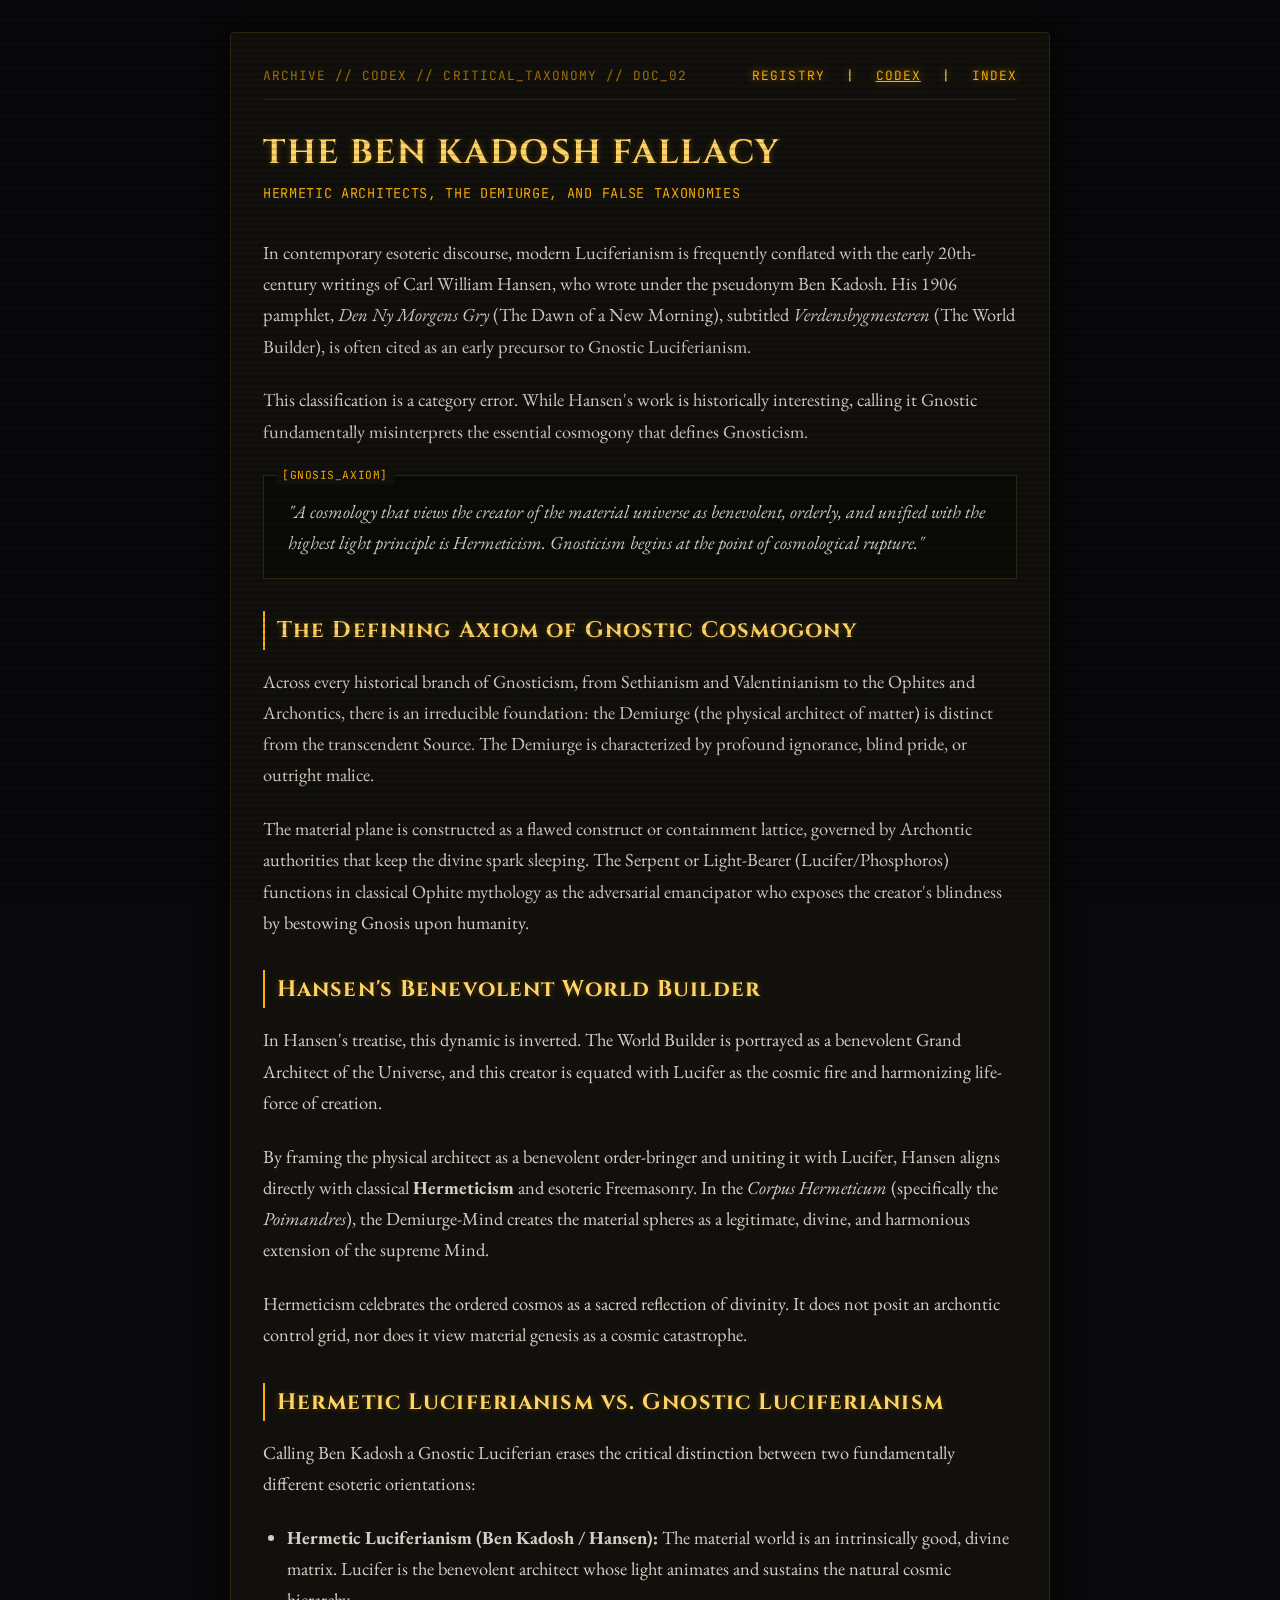
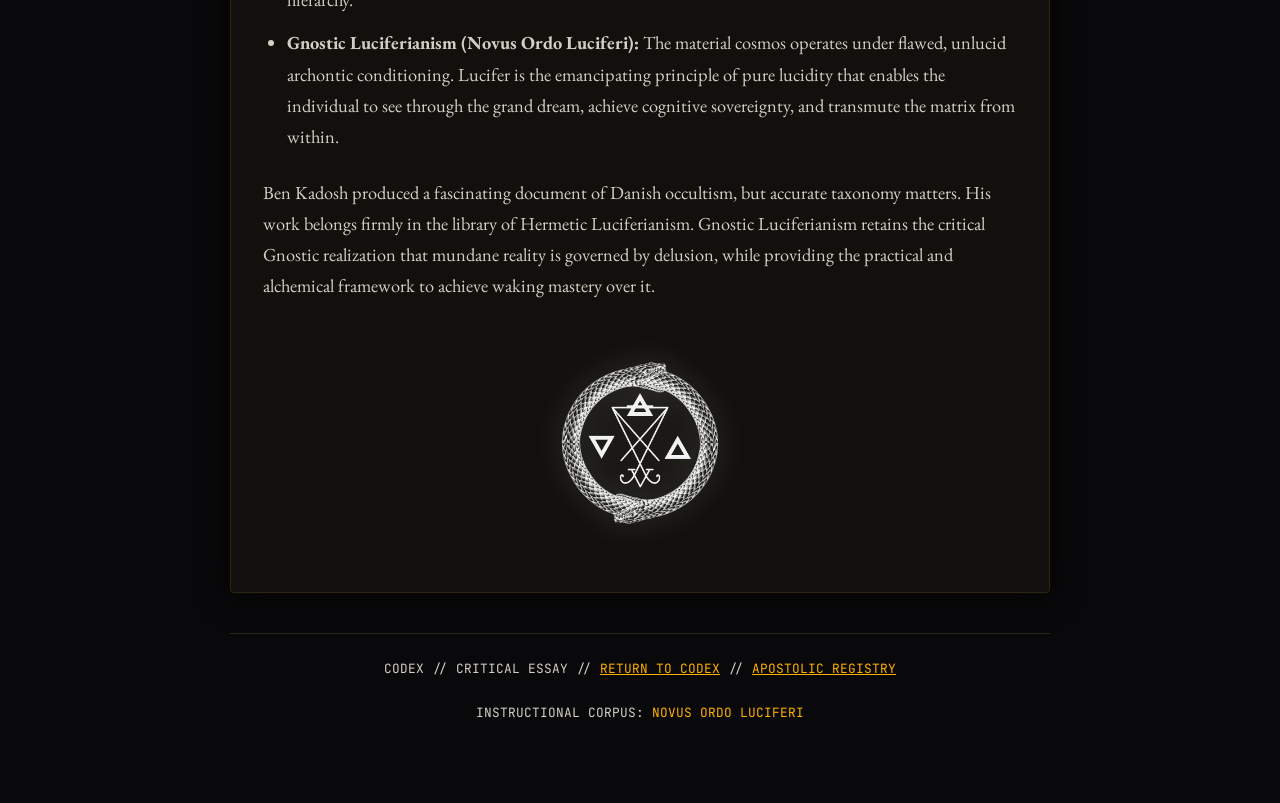
<file: the-ben-kadosh-fallacy.html>
<!DOCTYPE html>
<html lang="en">
<head>
  <meta charset="UTF-8">
  <meta name="viewport" content="width=device-width, initial-scale=1.0">
  <title>The Ben Kadosh Fallacy | Gnostic Luciferianism Codex</title>
  <meta name="description" content="A critical analysis dissecting The World Builder and explaining why benevolent Demiurgic systems represent Hermeticism rather than Gnosticism.">
  
  <!-- Fonts -->
  <link rel="preconnect" href="https://fonts.googleapis.com">
  <link rel="preconnect" href="https://fonts.gstatic.com" crossorigin>
  <link href="https://fonts.googleapis.com/css2?family=Cinzel:wght@500;700&family=EB+Garamond:ital,wght@0,400;0,600;1,400&family=JetBrains+Mono:wght@400;700&display=swap" rel="stylesheet">

  <!-- Shared External Stylesheet -->
  <link rel="stylesheet" href="style.css">
</head>
<body>

  <div class="container">
    <main class="terminal-frame">
      <div class="terminal-header">
        <span>ARCHIVE // CODEX // CRITICAL_TAXONOMY // DOC_02</span>
        <span class="status-active">
          <a href="registry.html" style="color: var(--amber-base); text-decoration: none; margin-right: 0.75rem;">REGISTRY</a> |
          <a href="codex.html" style="color: var(--amber-base); text-decoration: underline; margin: 0 0.75rem;">CODEX</a> |
          <a href="index.html" style="color: var(--amber-base); text-decoration: none; margin-left: 0.75rem;">INDEX</a>
        </span>
      </div>

      <header>
        <h1>The Ben Kadosh Fallacy</h1>
        <div class="subtitle">HERMETIC ARCHITECTS, THE DEMIURGE, AND FALSE TAXONOMIES</div>
      </header>

      <section>
        <p>
          In contemporary esoteric discourse, modern Luciferianism is frequently conflated with the early 20th-century writings of Carl William Hansen, who wrote under the pseudonym Ben Kadosh. His 1906 pamphlet, <em>Den Ny Morgens Gry</em> (The Dawn of a New Morning), subtitled <em>Verdensbygmesteren</em> (The World Builder), is often cited as an early precursor to Gnostic Luciferianism.
        </p>

        <p>
          This classification is a category error. While Hansen's work is historically interesting, calling it Gnostic fundamentally misinterprets the essential cosmogony that defines Gnosticism.
        </p>

        <div class="terminal-callout">
          "A cosmology that views the creator of the material universe as benevolent, orderly, and unified with the highest light principle is Hermeticism. Gnosticism begins at the point of cosmological rupture."
        </div>

        <h2>The Defining Axiom of Gnostic Cosmogony</h2>
        <p>
          Across every historical branch of Gnosticism, from Sethianism and Valentinianism to the Ophites and Archontics, there is an irreducible foundation: the Demiurge (the physical architect of matter) is distinct from the transcendent Source. The Demiurge is characterized by profound ignorance, blind pride, or outright malice.
        </p>

        <p>
          The material plane is constructed as a flawed construct or containment lattice, governed by Archontic authorities that keep the divine spark sleeping. The Serpent or Light-Bearer (Lucifer/Phosphoros) functions in classical Ophite mythology as the adversarial emancipator who exposes the creator's blindness by bestowing Gnosis upon humanity.
        </p>

        <h2>Hansen's Benevolent World Builder</h2>
        <p>
          In Hansen's treatise, this dynamic is inverted. The World Builder is portrayed as a benevolent Grand Architect of the Universe, and this creator is equated with Lucifer as the cosmic fire and harmonizing life-force of creation.
        </p>

        <p>
          By framing the physical architect as a benevolent order-bringer and uniting it with Lucifer, Hansen aligns directly with classical <strong>Hermeticism</strong> and esoteric Freemasonry. In the <em>Corpus Hermeticum</em> (specifically the <em>Poimandres</em>), the Demiurge-Mind creates the material spheres as a legitimate, divine, and harmonious extension of the supreme Mind.
        </p>

        <p>
          Hermeticism celebrates the ordered cosmos as a sacred reflection of divinity. It does not posit an archontic control grid, nor does it view material genesis as a cosmic catastrophe.
        </p>

        <h2>Hermetic Luciferianism vs. Gnostic Luciferianism</h2>
        <p>
          Calling Ben Kadosh a Gnostic Luciferian erases the critical distinction between two fundamentally different esoteric orientations:
        </p>

        <ul style="margin: 1rem 0 1.5rem 1.5rem; color: var(--parchment);">
          <li style="margin-bottom: 0.75rem;">
            <strong>Hermetic Luciferianism (Ben Kadosh / Hansen):</strong> The material world is an intrinsically good, divine matrix. Lucifer is the benevolent architect whose light animates and sustains the natural cosmic hierarchy.
          </li>
          <li style="margin-bottom: 0.75rem;">
            <strong>Gnostic Luciferianism (Novus Ordo Luciferi):</strong> The material cosmos operates under flawed, unlucid archontic conditioning. Lucifer is the emancipating principle of pure lucidity that enables the individual to see through the grand dream, achieve cognitive sovereignty, and transmute the matrix from within.
          </li>
        </ul>

        <p>
          Ben Kadosh produced a fascinating document of Danish occultism, but accurate taxonomy matters. His work belongs firmly in the library of Hermetic Luciferianism. Gnostic Luciferianism retains the critical Gnostic realization that mundane reality is governed by delusion, while providing the practical and alchemical framework to achieve waking mastery over it.
        </p>
      </section>

      <div class="emblem-container">
        <img src="GnosticLuciferianAlchemyBWTPB.png" alt="Gnostic Luciferian Emblem" class="emblem-img">
      </div>
    </main>

    <footer>
      <p>CODEX // CRITICAL ESSAY // <a href="codex.html" style="color: var(--amber-base); text-decoration: underline;">RETURN TO CODEX</a> // <a href="registry.html" style="color: var(--amber-base); text-decoration: underline;">APOSTOLIC REGISTRY</a></p>
      <p>INSTRUCTIONAL CORPUS: <a href="https://novusordoluciferi.org" target="_blank" rel="noopener">NOVUS ORDO LUCIFERI</a></p>
    </footer>
  </div>

</body>
</html>
</file>
<file: style.css>
:root {
  --bg-void: #09090b;
  --bg-terminal: #11100c;
  --border-terminal: #2d2613;
  --amber-base: #ffb000;
  --amber-dim: #a67300;
  --amber-bright: #ffd466;
  --parchment: #d4cfc4;
  --parchment-muted: #8c877b;
  --font-mono: 'JetBrains Mono', monospace;
  --font-serif: 'EB Garamond', Georgia, serif;
  --font-title: 'Cinzel', serif;
}

* {
  box-sizing: border-box;
  margin: 0;
  padding: 0;
}

body {
  background-color: var(--bg-void);
  color: var(--parchment);
  font-family: var(--font-serif);
  font-size: 1.15rem;
  line-height: 1.7;
  min-height: 100vh;
  display: flex;
  flex-direction: column;
  align-items: center;
  padding: 2rem 1rem;
}

/* Ambient Scanline Overlay - Subtle / High Legibility */
body::before {
  content: " ";
  position: fixed;
  top: 0; 
  left: 0; 
  bottom: 0; 
  right: 0;
  background: linear-gradient(
    rgba(18, 16, 16, 0) 65%, 
    rgba(0, 0, 0, 0.15) 35%
  );
  background-size: 100% 6px;
  pointer-events: none;
  z-index: 100;
}

::selection {
  background: var(--amber-base);
  color: var(--bg-void);
}

.container {
  width: 100%;
  max-width: 820px;
  position: relative;
  z-index: 1;
}

/* Terminal Frame */
.terminal-frame {
  background-color: var(--bg-terminal);
  border: 1px solid var(--border-terminal);
  box-shadow: 0 0 30px rgba(0, 0, 0, 0.9), 0 0 10px rgba(255, 176, 0, 0.05);
  border-radius: 4px;
  padding: 2rem;
  margin-bottom: 2.5rem;
}

.terminal-header {
  font-family: var(--font-mono);
  font-size: 0.8rem;
  color: var(--amber-dim);
  border-bottom: 1px solid var(--border-terminal);
  padding-bottom: 0.75rem;
  margin-bottom: 2rem;
  display: flex;
  justify-content: space-between;
  letter-spacing: 0.08em;
}

.status-active {
  color: var(--amber-bright);
  text-shadow: 0 0 8px rgba(255, 176, 0, 0.6);
}

/* Typography Hierarchy */
h1, h2, h3 {
  font-family: var(--font-title);
  color: var(--amber-bright);
  text-shadow: 0 0 6px rgba(255, 176, 0, 0.3);
  font-weight: 700;
  letter-spacing: 0.05em;
}

h1 {
  font-size: 2.1rem;
  line-height: 1.25;
  margin-bottom: 0.5rem;
  text-transform: uppercase;
}

.subtitle {
  font-family: var(--font-mono);
  font-size: 0.85rem;
  color: var(--amber-base);
  margin-bottom: 2rem;
  letter-spacing: 0.05em;
}

h2 {
  font-size: 1.4rem;
  margin-top: 2rem;
  margin-bottom: 1rem;
  border-left: 2px solid var(--amber-base);
  padding-left: 0.75rem;
}

p {
  margin-bottom: 1.4rem;
  color: var(--parchment);
}

/* Terminal Callout */
.terminal-callout {
  border: 1px solid var(--border-terminal);
  background: rgba(0, 0, 0, 0.4);
  padding: 1.25rem 1.5rem;
  margin: 1.75rem 0;
  font-style: italic;
  color: var(--parchment);
  position: relative;
}

.terminal-callout::before {
  content: "[GNOSIS_AXIOM]";
  position: absolute;
  top: -10px;
  left: 12px;
  background: var(--bg-terminal);
  padding: 0 6px;
  font-family: var(--font-mono);
  font-size: 0.7rem;
  color: var(--amber-base);
  font-style: normal;
  letter-spacing: 0.05em;
}

/* Codex Links */
.codex-index {
  list-style: none;
  margin-top: 1.5rem;
}

.codex-item {
  border: 1px solid var(--border-terminal);
  margin-bottom: 0.75rem;
  padding: 1rem;
  background: rgba(0, 0, 0, 0.25);
  transition: all 0.2s ease;
  display: flex;
  flex-direction: column;
  gap: 0.35rem;
}

.codex-item:hover {
  border-color: var(--amber-base);
  background: rgba(255, 176, 0, 0.03);
  box-shadow: 0 0 8px rgba(255, 176, 0, 0.15);
}

.codex-title {
  font-family: var(--font-mono);
  font-size: 0.95rem;
  font-weight: 700;
  color: var(--amber-base);
  text-decoration: none;
}

.codex-desc {
  font-size: 0.95rem;
  color: var(--parchment-muted);
  line-height: 1.4;
}

/* Emblem Styling */
.emblem-container {
  display: flex;
  justify-content: center;
  margin: 2.5rem 0 1rem 0;
}

.emblem-img {
  max-width: 360px;
  width: 100%;
  height: auto;
  opacity: 0.95;
  filter: drop-shadow(0 0 16px rgba(255, 255, 255, 0.25));
  transition: opacity 0.3s ease, transform 0.3s ease, filter 0.3s ease;
}

.emblem-img:hover {
  opacity: 1;
  transform: scale(1.03);
  filter: drop-shadow(0 0 22px rgba(255, 255, 255, 0.45));
}

/* Footer */
footer {
  font-family: var(--font-mono);
  font-size: 0.8rem;
  color: var(--amber-dim);
  text-align: center;
  padding: 1.5rem 0;
  border-top: 1px solid var(--border-terminal);
}

footer a {
  color: var(--amber-base);
  text-decoration: none;
}

footer a:hover {
  text-decoration: underline;
}
</file>
